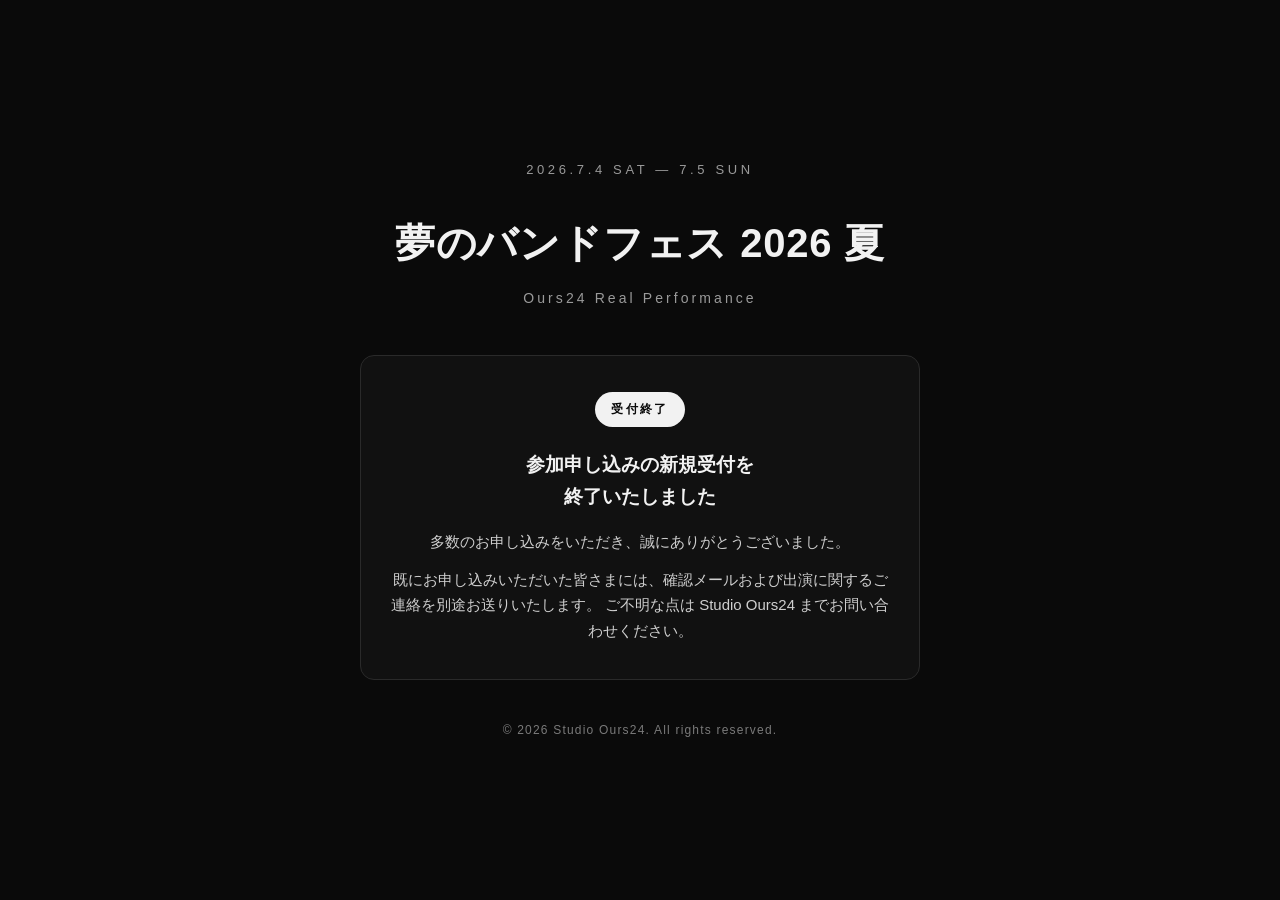
<file: index.html>
<!DOCTYPE html>
<html lang="ja">
<head>
<meta charset="UTF-8">
<meta name="viewport" content="width=device-width, initial-scale=1.0">
<title>夢のバンドフェス2026 Ours24 Real Performance｜受付終了のお知らせ</title>
<meta name="description" content="夢のバンドフェス2026 Ours24 Real Performance の参加申し込みは新規受付を終了いたしました。">
<style>
  * { margin:0; padding:0; box-sizing:border-box; }
  html,body { height:100%; }
  body{
    font-family:"Hiragino Sans","Noto Sans JP",-apple-system,BlinkMacSystemFont,sans-serif;
    background:#0a0a0a;
    color:#f2f2f2;
    min-height:100%;
    display:flex;
    align-items:center;
    justify-content:center;
    padding:32px 20px;
    line-height:1.7;
  }
  .wrap{ max-width:560px; width:100%; text-align:center; }
  .date{
    font-size:13px;
    letter-spacing:.28em;
    color:#9a9a9a;
    margin-bottom:28px;
  }
  h1{
    font-size:clamp(26px,7vw,40px);
    font-weight:800;
    letter-spacing:.02em;
    margin-bottom:10px;
  }
  .sub{
    font-size:14px;
    letter-spacing:.22em;
    color:#9a9a9a;
    margin-bottom:44px;
  }
  .panel{
    border:1px solid #2a2a2a;
    border-radius:14px;
    padding:36px 26px;
    background:#111;
  }
  .badge{
    display:inline-block;
    font-size:12px;
    letter-spacing:.2em;
    color:#0a0a0a;
    background:#f2f2f2;
    padding:7px 16px;
    border-radius:999px;
    margin-bottom:22px;
    font-weight:700;
  }
  .lead{
    font-size:19px;
    font-weight:700;
    margin-bottom:16px;
  }
  .body{
    font-size:15px;
    color:#cfcfcf;
  }
  .body + .body{ margin-top:12px; }
  .foot{
    margin-top:40px;
    font-size:12px;
    letter-spacing:.1em;
    color:#7a7a7a;
  }
</style>
</head>
<body>
  <main class="wrap">
    <p class="date">2026.7.4 SAT — 7.5 SUN</p>
    <h1>夢のバンドフェス 2026 夏</h1>
    <p class="sub">Ours24 Real Performance</p>

    <section class="panel">
      <span class="badge">受付終了</span>
      <p class="lead">参加申し込みの新規受付を<br>終了いたしました</p>
      <p class="body">
        多数のお申し込みをいただき、誠にありがとうございました。
      </p>
      <p class="body">
        既にお申し込みいただいた皆さまには、確認メールおよび出演に関するご連絡を別途お送りいたします。
        ご不明な点は Studio Ours24 までお問い合わせください。
      </p>
    </section>

    <p class="foot">© 2026 Studio Ours24. All rights reserved.</p>
  </main>
</body>
</html>
</file>
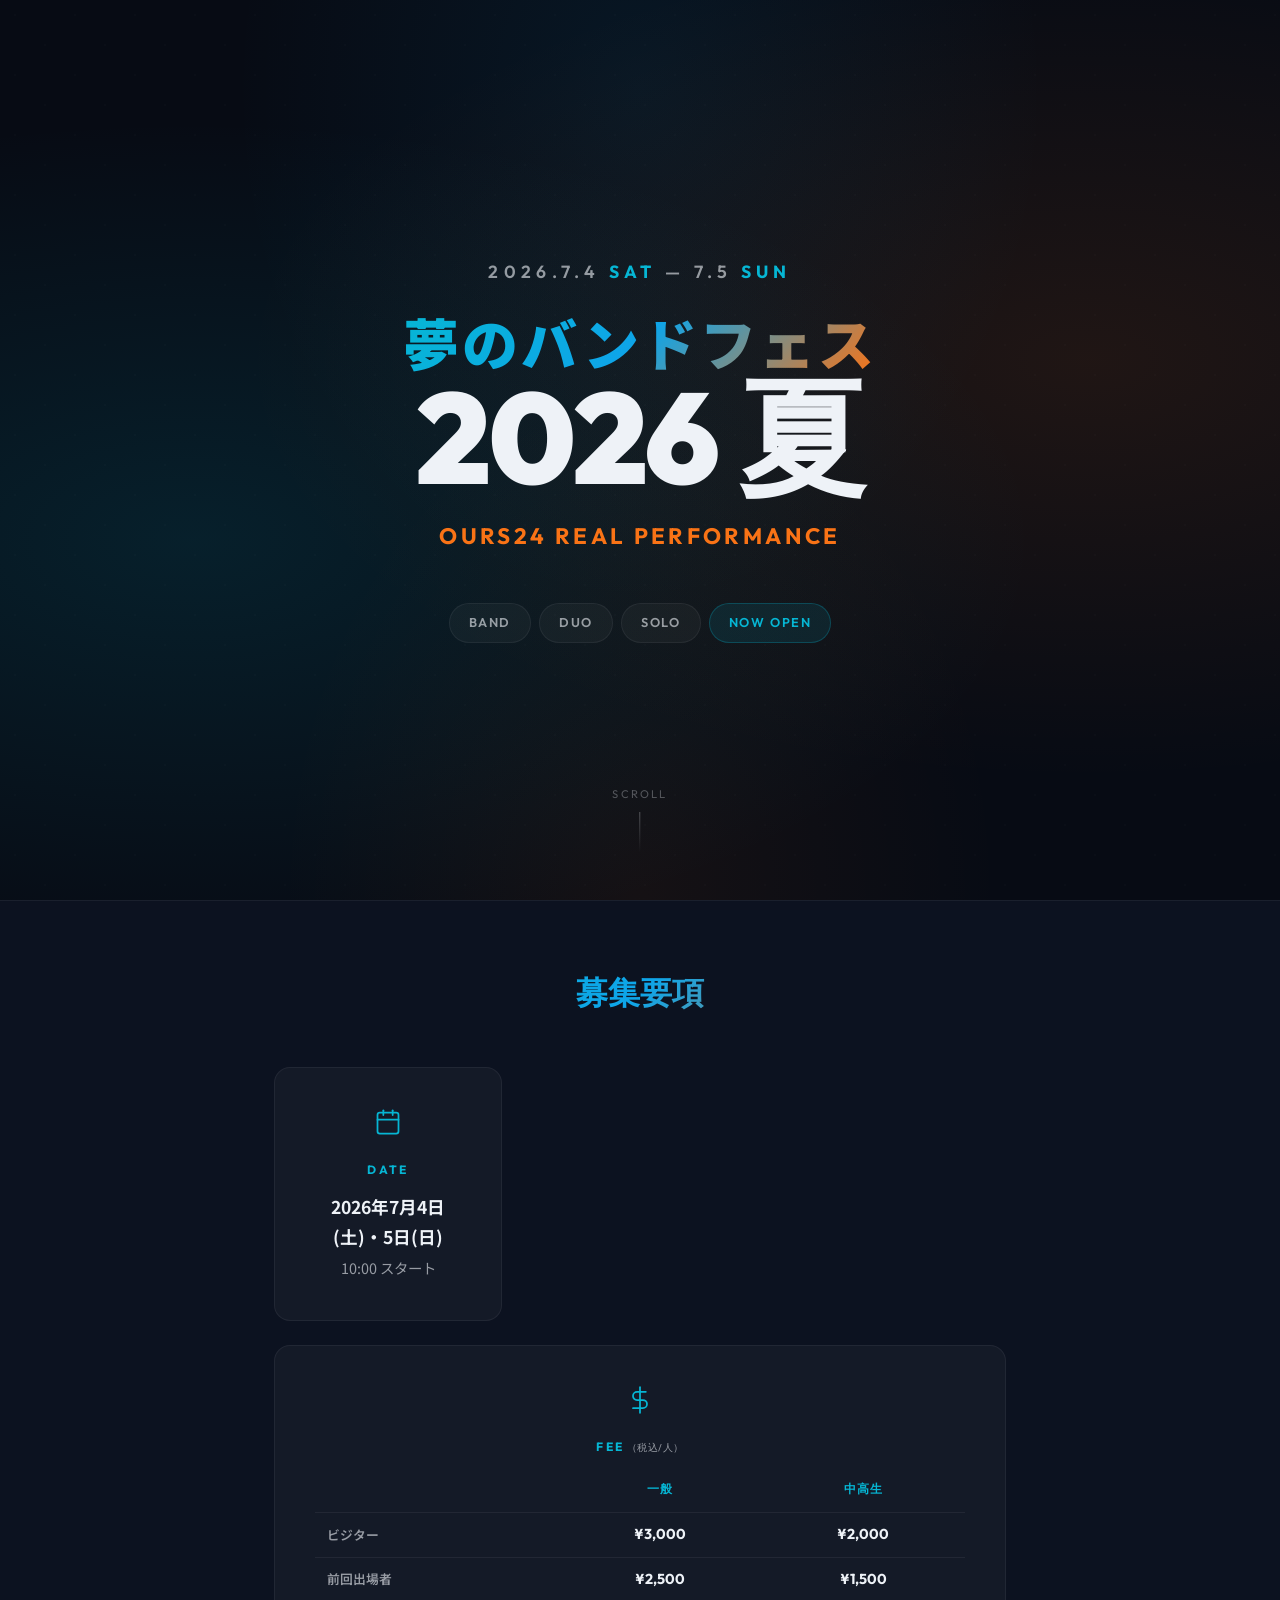
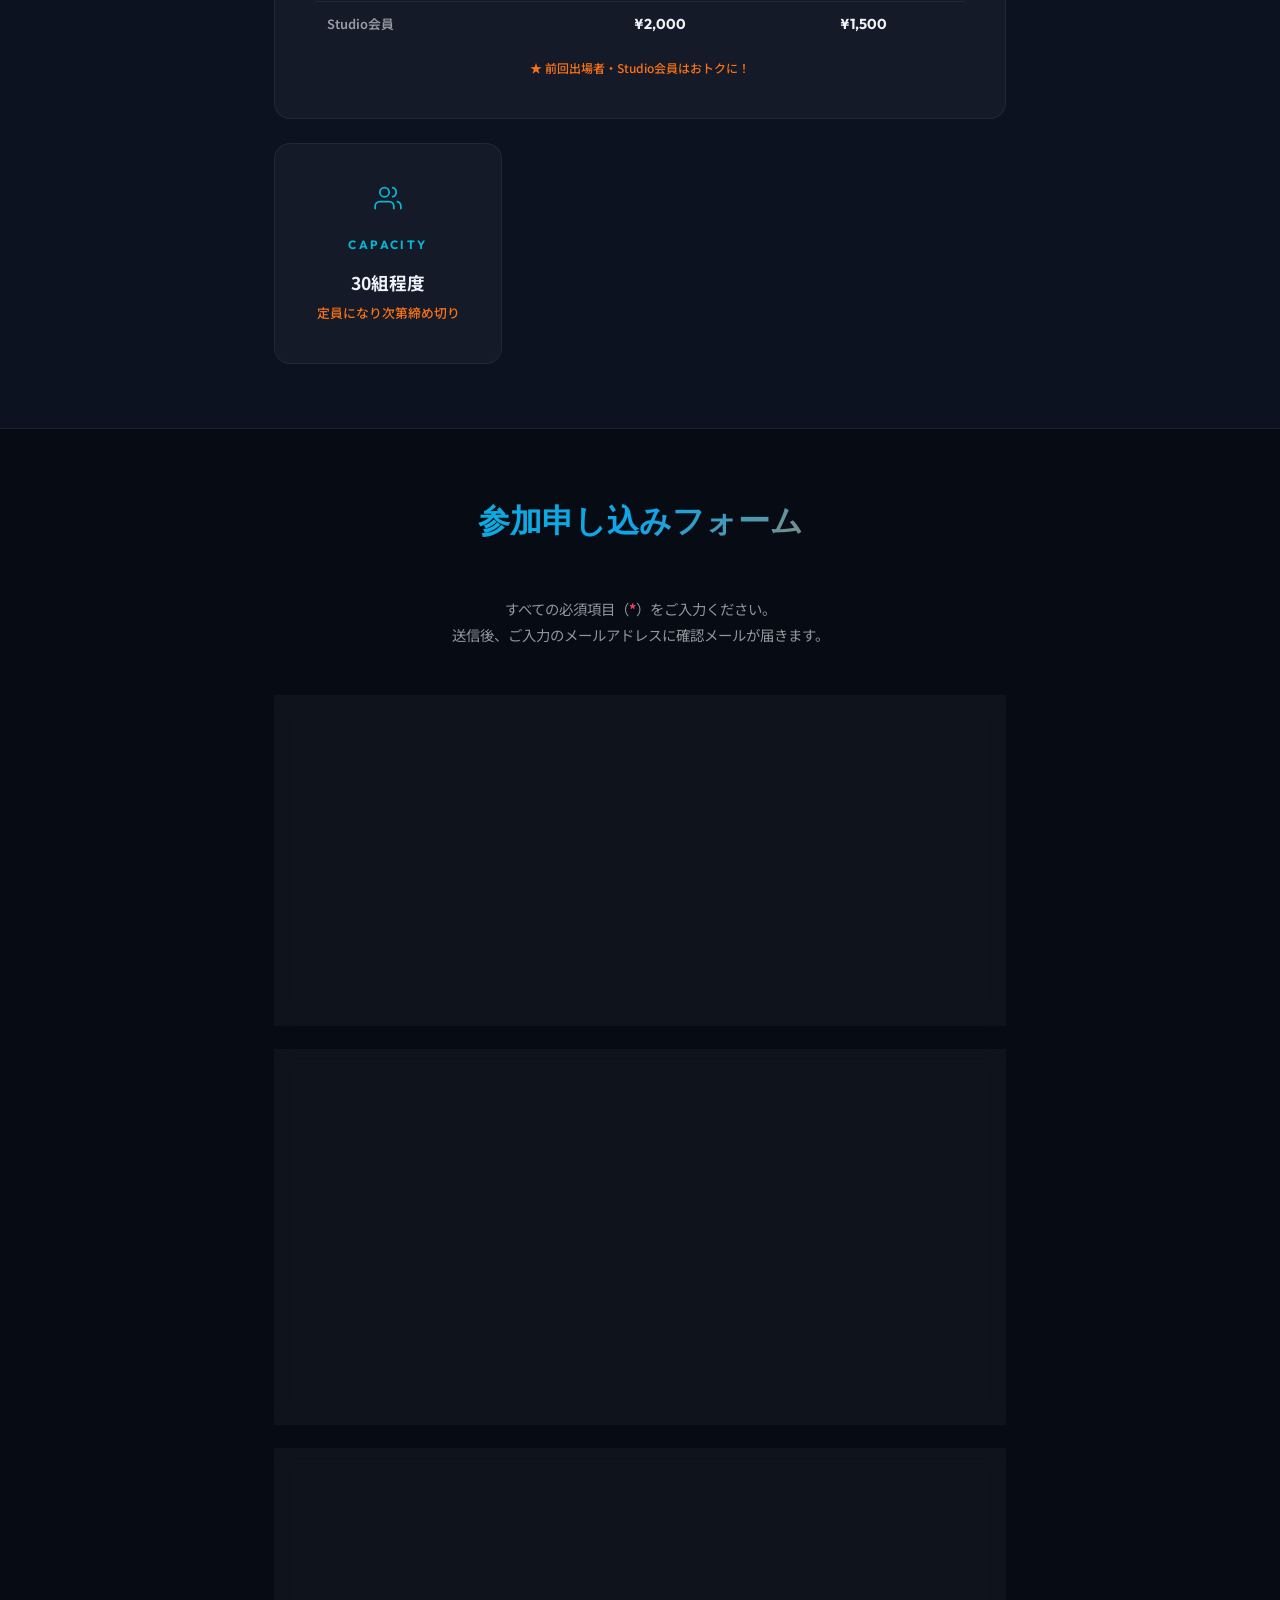
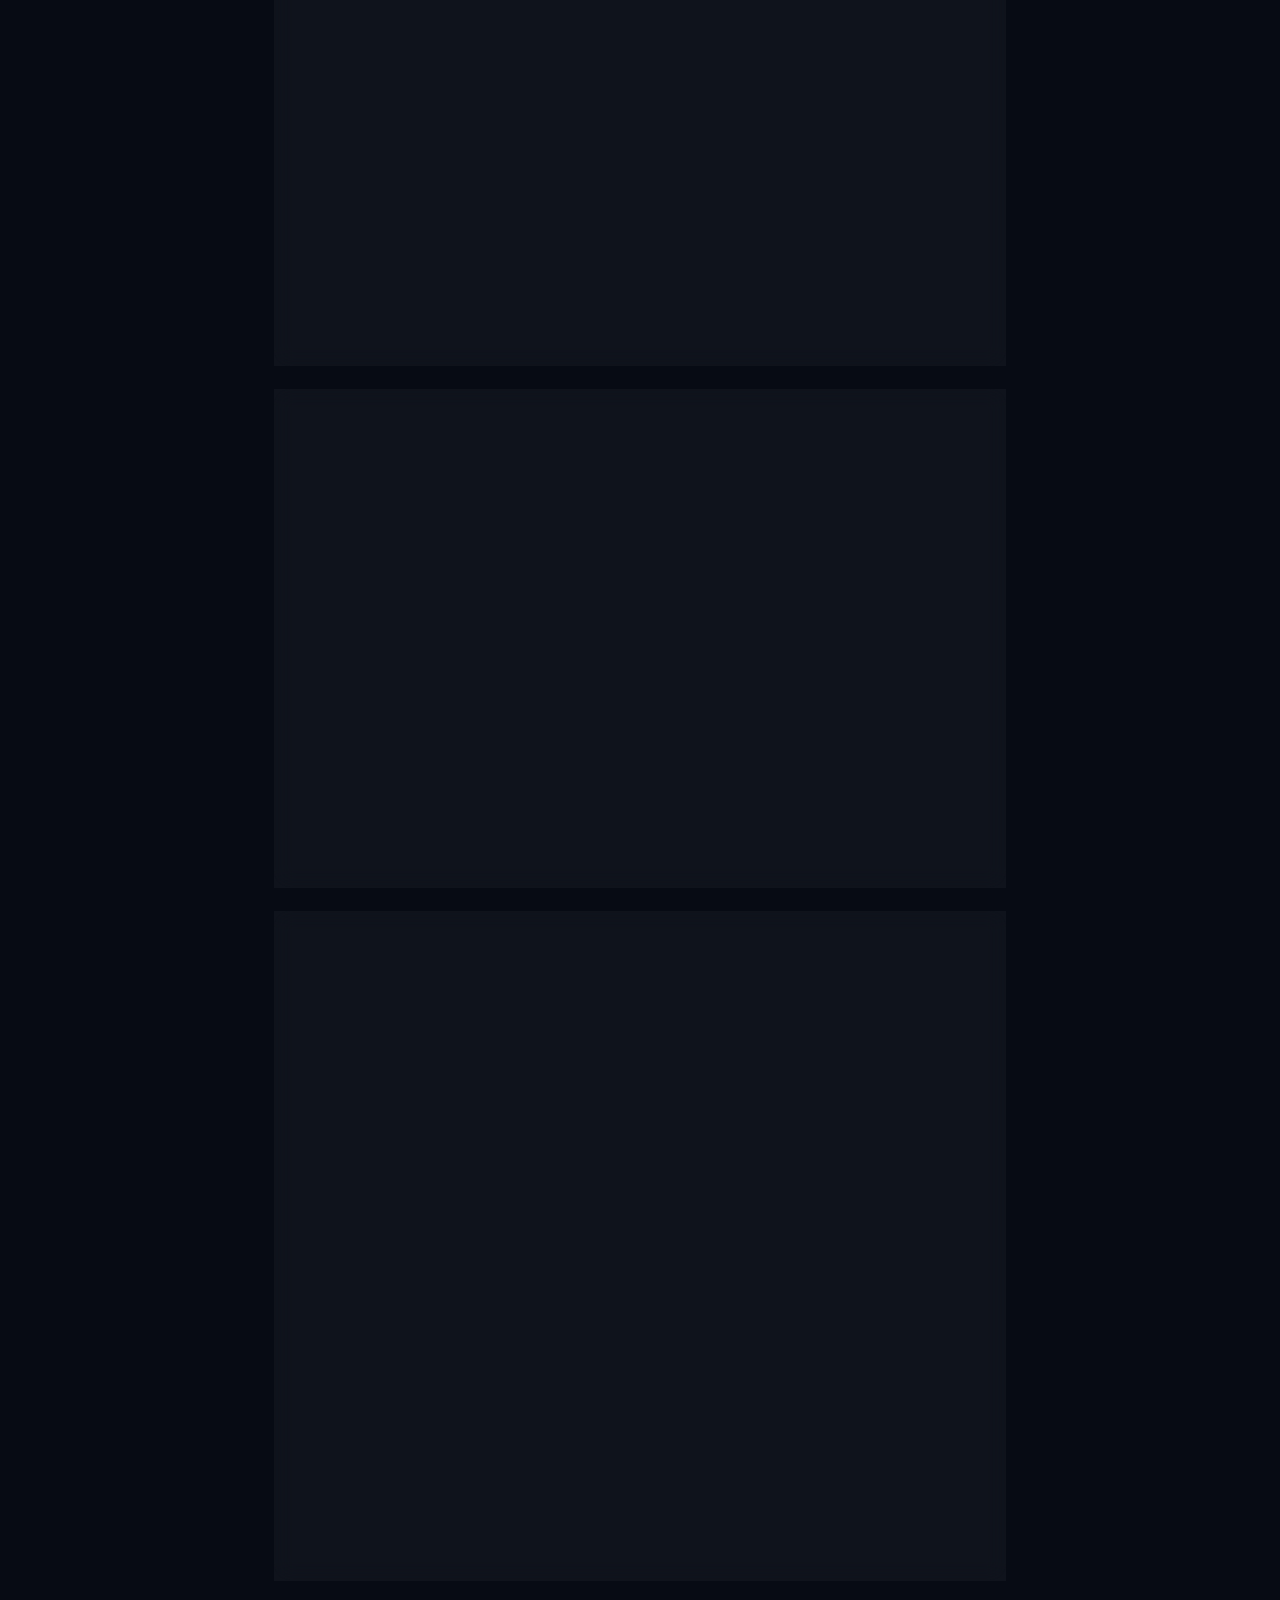
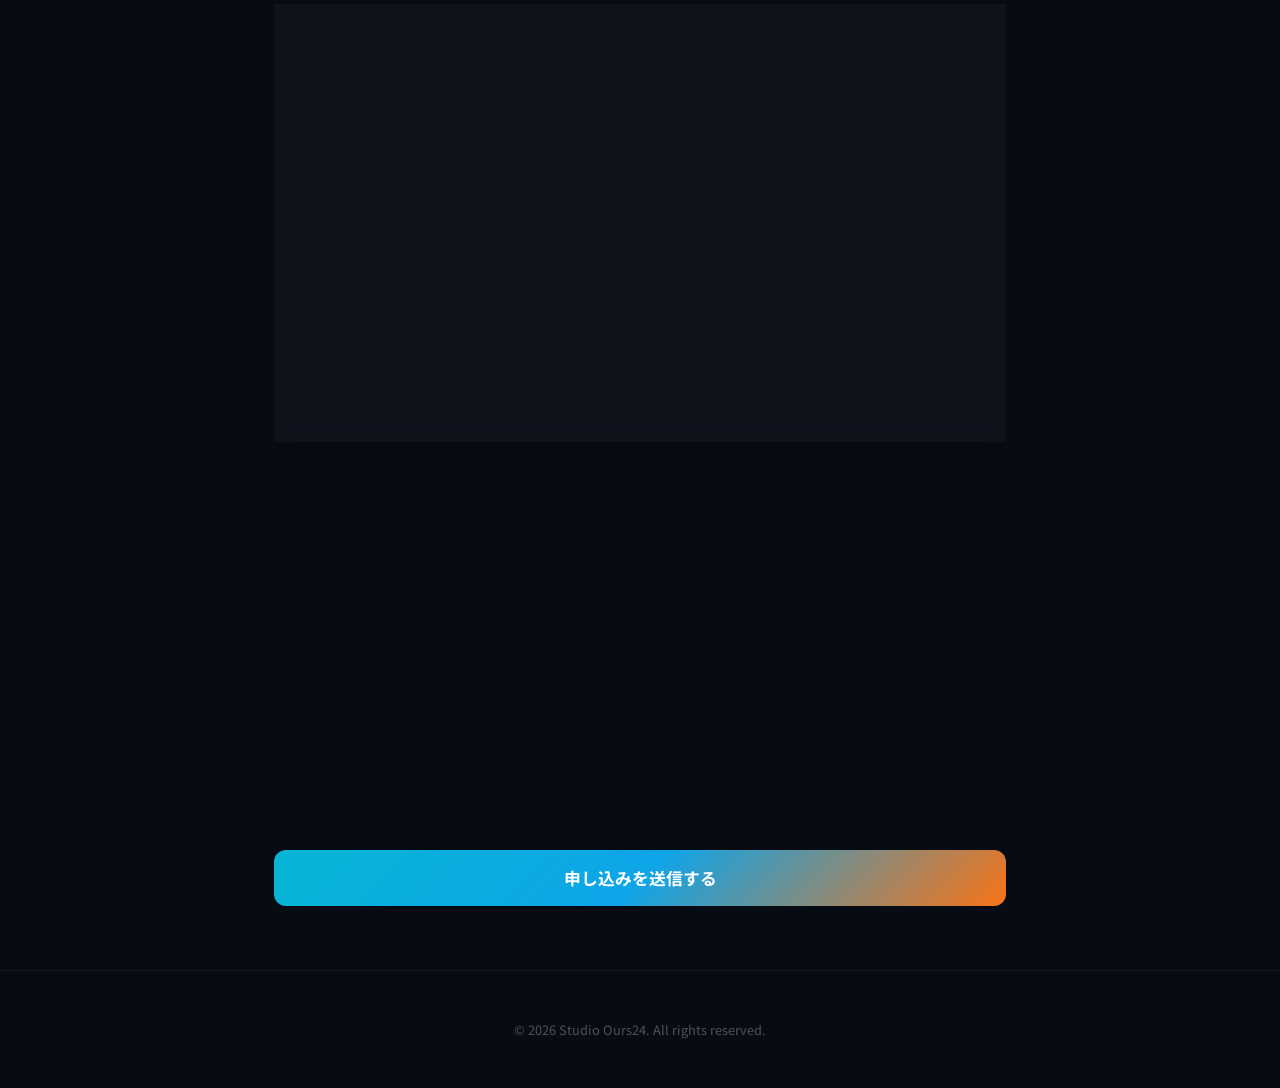
<file: archive_form_2026.html>
<!DOCTYPE html>
<html lang="ja">
<head>
    <meta charset="UTF-8">
    <meta name="viewport" content="width=device-width, initial-scale=1.0">
    <title>夢のバンドフェス2026 Ours24 Real Performance - 参加申し込み</title>
    <meta name="description" content="夢のバンドフェス2026 Ours24 Real Performance 参加申し込みフォーム。2026年7月4日(土)・5日(日)開催。バンド・デュオ・ソロ募集中。">
    <link rel="preconnect" href="https://fonts.googleapis.com">
    <link rel="preconnect" href="https://fonts.gstatic.com" crossorigin>
    <link href="https://fonts.googleapis.com/css2?family=Noto+Sans+JP:wght@400;500;700;900&family=Outfit:wght@600;700;800;900&display=swap" rel="stylesheet">
    <link rel="stylesheet" href="style.css">
</head>
<body>

    <!-- ===== HERO ===== -->
    <header class="hero" id="hero">
        <div class="hero-bg"></div>
        <div class="hero-content">
            <p class="hero-date">2026.7.4 <span class="hero-date-sep">SAT</span> — 7.5 <span class="hero-date-sep">SUN</span></p>
            <h1 class="hero-title">
                <span class="hero-title-jp">夢のバンドフェス</span>
                <span class="hero-title-year">2026 夏</span>
            </h1>
            <p class="hero-subtitle">Ours24 Real Performance</p>
            <div class="hero-badges">
                <span class="badge">BAND</span>
                <span class="badge">DUO</span>
                <span class="badge">SOLO</span>
                <span class="badge badge-accent">NOW OPEN</span>
            </div>
        </div>
        <div class="hero-scroll">
            <span>SCROLL</span>
            <div class="hero-scroll-line"></div>
        </div>
    </header>

    <!-- ===== EVENT INFO ===== -->
    <section class="event-info" id="event-info">
        <div class="container">
            <h2 class="section-title">募集要項</h2>
            <div class="info-grid">
                <div class="info-card">
                    <div class="info-card-icon"><svg width="28" height="28" viewBox="0 0 24 24" fill="none" stroke="currentColor" stroke-width="1.5" stroke-linecap="round" stroke-linejoin="round"><rect x="3" y="4" width="18" height="18" rx="2" ry="2"/><line x1="16" y1="2" x2="16" y2="6"/><line x1="8" y1="2" x2="8" y2="6"/><line x1="3" y1="10" x2="21" y2="10"/></svg></div>
                    <h3>DATE</h3>
                    <p class="info-main">2026年7月4日(土)・5日(日)</p>
                    <p class="info-sub">10:00 スタート</p>
                </div>
                <div class="info-card info-card--fee">
                    <div class="info-card-icon"><svg width="28" height="28" viewBox="0 0 24 24" fill="none" stroke="currentColor" stroke-width="1.5" stroke-linecap="round" stroke-linejoin="round"><line x1="12" y1="1" x2="12" y2="23"/><path d="M17 5H9.5a3.5 3.5 0 0 0 0 7h5a3.5 3.5 0 0 1 0 7H6"/></svg></div>
                    <h3>FEE<small class="fee-unit">（税込/人）</small></h3>
                    <table class="fee-matrix">
                        <thead>
                            <tr><th></th><th>一般</th><th>中高生</th></tr>
                        </thead>
                        <tbody>
                            <tr><td class="fee-row-label">ビジター</td><td>¥3,000</td><td>¥2,000</td></tr>
                            <tr><td class="fee-row-label">前回出場者</td><td>¥2,500</td><td>¥1,500</td></tr>
                            <tr><td class="fee-row-label">Studio会員</td><td>¥2,000</td><td>¥1,500</td></tr>
                        </tbody>
                    </table>
                    <p class="fee-note">★ 前回出場者・Studio会員はおトクに！</p>
                </div>
                <div class="info-card">
                    <div class="info-card-icon"><svg width="28" height="28" viewBox="0 0 24 24" fill="none" stroke="currentColor" stroke-width="1.5" stroke-linecap="round" stroke-linejoin="round"><path d="M17 21v-2a4 4 0 0 0-4-4H5a4 4 0 0 0-4 4v2"/><circle cx="9" cy="7" r="4"/><path d="M23 21v-2a4 4 0 0 0-3-3.87"/><path d="M16 3.13a4 4 0 0 1 0 7.75"/></svg></div>
                    <h3>CAPACITY</h3>
                    <p class="info-main">30組程度</p>
                    <p class="info-sub note">定員になり次第締め切り</p>
                </div>
            </div>
        </div>
    </section>

    <!-- ===== APPLICATION FORM ===== -->
    <section class="form-section" id="application">
        <div class="container">
            <h2 class="section-title">参加申し込みフォーム</h2>
            <p class="form-note">すべての必須項目（<span class="required-mark">*</span>）をご入力ください。<br>送信後、ご入力のメールアドレスに確認メールが届きます。</p>

            <form id="applicationForm" novalidate>

                <!-- Section 1: Performance Type -->
                <div class="form-card">
                    <div class="form-card-header">
                        <span class="form-card-number">01</span>
                        <h3>出演形態</h3>
                    </div>
                    <div class="form-group">
                        <label class="form-label">出演形態を選択してください <span class="required-mark">*</span></label>
                        <div class="radio-group radio-group--large" id="performanceType">
                            <label class="radio-card" for="type-band">
                                <input type="radio" id="type-band" name="performanceType" value="バンド" required>
                                <span class="radio-card-icon"><svg width="32" height="32" viewBox="0 0 24 24" fill="none" stroke="currentColor" stroke-width="1.5" stroke-linecap="round" stroke-linejoin="round"><path d="M17 21v-2a4 4 0 0 0-4-4H5a4 4 0 0 0-4 4v2"/><circle cx="9" cy="7" r="4"/><path d="M23 21v-2a4 4 0 0 0-3-3.87"/><path d="M16 3.13a4 4 0 0 1 0 7.75"/></svg></span>
                                <span class="radio-card-label">BAND</span>
                            </label>
                            <label class="radio-card" for="type-duo">
                                <input type="radio" id="type-duo" name="performanceType" value="デュオ">
                                <span class="radio-card-icon"><svg width="32" height="32" viewBox="0 0 24 24" fill="none" stroke="currentColor" stroke-width="1.5" stroke-linecap="round" stroke-linejoin="round"><path d="M16 21v-2a4 4 0 0 0-4-4H6a4 4 0 0 0-4 4v2"/><circle cx="9" cy="7" r="4"/><circle cx="19" cy="7" r="4"/><path d="M22 21v-2a4 4 0 0 0-4-4h-1"/></svg></span>
                                <span class="radio-card-label">DUO</span>
                            </label>
                            <label class="radio-card" for="type-solo">
                                <input type="radio" id="type-solo" name="performanceType" value="ソロ">
                                <span class="radio-card-icon"><svg width="32" height="32" viewBox="0 0 24 24" fill="none" stroke="currentColor" stroke-width="1.5" stroke-linecap="round" stroke-linejoin="round"><path d="M20 21v-2a4 4 0 0 0-4-4H8a4 4 0 0 0-4 4v2"/><circle cx="12" cy="7" r="4"/></svg></span>
                                <span class="radio-card-label">SOLO</span>
                            </label>
                        </div>
                        <p class="error-message" id="error-performanceType"></p>
                    </div>
                </div>

                <!-- Section 2: Group Info -->
                <div class="form-card" id="section-group">
                    <div class="form-card-header">
                        <span class="form-card-number">02</span>
                        <h3>グループ情報</h3>
                    </div>
                    <div class="form-group">
                        <label class="form-label" for="groupName" id="label-groupName">バンド名 <span class="required-mark">*</span></label>
                        <input type="text" id="groupName" name="groupName" class="form-input" placeholder="例: The Rockers" required>
                        <p class="error-message" id="error-groupName"></p>
                    </div>
                    <div class="form-group" id="group-memberCount">
                        <label class="form-label" for="memberCount">人数 <span class="required-mark">*</span></label>
                        <input type="number" id="memberCount" name="memberCount" class="form-input form-input--short" min="2" max="20" placeholder="例: 5" required>
                        <p class="error-message" id="error-memberCount"></p>
                    </div>
                </div>

                <!-- Section 3: Representative Info -->
                <div class="form-card">
                    <div class="form-card-header">
                        <span class="form-card-number">03</span>
                        <h3>代表者情報</h3>
                    </div>
                    <div class="form-group">
                        <label class="form-label" for="representativeName">代表者氏名 <span class="required-mark">*</span></label>
                        <input type="text" id="representativeName" name="representativeName" class="form-input" placeholder="例: 山田 太郎" required>
                        <p class="error-message" id="error-representativeName"></p>
                    </div>
                    <div class="form-group">
                        <label class="form-label" for="email">代表者メールアドレス <span class="required-mark">*</span></label>
                        <input type="email" id="email" name="email" class="form-input" placeholder="例: example@email.com" required>
                        <p class="form-hint">※ 確認メールをお送りします。有効なメールアドレスをご入力ください。</p>
                        <p class="error-message" id="error-email"></p>
                    </div>
                    <div class="form-group">
                        <label class="form-label" for="phone">代表者電話番号 <span class="required-mark">*</span></label>
                        <input type="tel" id="phone" name="phone" class="form-input" placeholder="例: 090-1234-5678" required>
                        <p class="error-message" id="error-phone"></p>
                    </div>
                </div>

                <!-- Section 4: Registration Details -->
                <div class="form-card">
                    <div class="form-card-header">
                        <span class="form-card-number">04</span>
                        <h3>参加情報</h3>
                    </div>

                    <!-- Previous participation -->
                    <div class="form-group">
                        <label class="form-label">前回の夢のバンドフェスに出場しましたか？ <span class="required-mark">*</span></label>
                        <div class="radio-group" id="previousParticipation">
                            <label class="radio-pill" for="prev-yes">
                                <input type="radio" id="prev-yes" name="previousParticipation" value="有" required>
                                <span>はい（前回出場者）</span>
                            </label>
                            <label class="radio-pill" for="prev-no">
                                <input type="radio" id="prev-no" name="previousParticipation" value="無">
                                <span>いいえ</span>
                            </label>
                        </div>
                        <p class="form-hint form-hint--discount" id="hint-previousDiscount" style="display:none;">前回出場者割引が適用されます</p>
                        <p class="error-message" id="error-previousParticipation"></p>
                    </div>

                    <!-- Age category -->
                    <div class="form-group">
                        <label class="form-label">年齢区分 <span class="required-mark">*</span></label>
                        <div class="radio-group" id="ageCategory">
                            <label class="radio-pill" for="age-general">
                                <input type="radio" id="age-general" name="ageCategory" value="一般" required>
                                <span>一般（¥3,000/人）</span>
                            </label>
                            <label class="radio-pill" for="age-student">
                                <input type="radio" id="age-student" name="ageCategory" value="中高生">
                                <span>中高生（¥2,000/人）</span>
                            </label>
                        </div>
                        <p class="error-message" id="error-ageCategory"></p>
                    </div>

                    <!-- Studio Ours24 usage -->
                    <div class="form-group">
                        <label class="form-label">Studio Ours24 ご利用者様の有無 <span class="required-mark">*</span></label>
                        <div class="radio-group" id="studioUsage">
                            <label class="radio-pill" for="studio-yes">
                                <input type="radio" id="studio-yes" name="studioUsage" value="有" required>
                                <span>有</span>
                            </label>
                            <label class="radio-pill" for="studio-no">
                                <input type="radio" id="studio-no" name="studioUsage" value="無">
                                <span>無</span>
                            </label>
                        </div>
                        <p class="error-message" id="error-studioUsage"></p>
                    </div>

                    <!-- Studio Ours24 user names (conditional) -->
                    <div class="form-group conditional-group" id="group-studioUsers" style="display:none;">
                        <label class="form-label">スタジオ利用者の人数 <span class="required-mark">*</span></label>
                        <input type="number" id="studioUserCount" class="form-input" min="1" max="20" placeholder="スタジオを利用しているメンバーの人数">
                        <p class="form-hint">スタジオ利用者は ¥2,000/人 で計算されます</p>
                        <p class="error-message" id="error-studioUserCount"></p>

                        <label class="form-label" style="margin-top: 1.5rem;">Studio Ours24 ご利用者様のお名前</label>
                        <div id="studioUsersList">
                            <div class="studio-user-row">
                                <input type="text" name="studioUsers[]" class="form-input" placeholder="ご利用者様のお名前">
                            </div>
                        </div>
                        <button type="button" class="btn-add" id="addStudioUser">
                            <span class="btn-add-icon">＋</span> 利用者を追加
                        </button>
                    </div>
                </div>

                <!-- Section 5: Performance Preferences -->
                <div class="form-card">
                    <div class="form-card-header">
                        <span class="form-card-number">05</span>
                        <h3>出演希望</h3>
                    </div>

                    <!-- Performance duration -->
                    <div class="form-group">
                        <label class="form-label">希望出演時間 <span class="required-mark">*</span></label>
                        <p class="form-hint">曲数によってお選びください（どちらを選んでも料金は同じです）</p>
                        <div class="radio-group" id="performanceDuration">
                            <!-- Options are dynamically set by JS based on performanceType -->
                        </div>
                        <p class="error-message" id="error-performanceDuration"></p>
                    </div>

                    <!-- Preferred date - 1st choice -->
                    <div class="form-group">
                        <label class="form-label">希望出演日（第1希望） <span class="required-mark">*</span></label>
                        <div class="radio-group" id="preferredDate1">
                            <label class="radio-pill" for="date1-jul4">
                                <input type="radio" id="date1-jul4" name="preferredDate1" value="7月4日(土)" required>
                                <span>7月4日（土）</span>
                            </label>
                            <label class="radio-pill" for="date1-jul5">
                                <input type="radio" id="date1-jul5" name="preferredDate1" value="7月5日(日)">
                                <span>7月5日（日）</span>
                            </label>
                            <label class="radio-pill" for="date1-either">
                                <input type="radio" id="date1-either" name="preferredDate1" value="どちらでも可">
                                <span>どちらでも可</span>
                            </label>
                        </div>
                        <p class="error-message" id="error-preferredDate1"></p>
                    </div>

                    <!-- Preferred date - 2nd choice -->
                    <div class="form-group">
                        <label class="form-label">希望出演日（第2希望）</label>
                        <div class="radio-group" id="preferredDate2">
                            <label class="radio-pill" for="date2-jul4">
                                <input type="radio" id="date2-jul4" name="preferredDate2" value="7月4日(土)">
                                <span>7月4日（土）</span>
                            </label>
                            <label class="radio-pill" for="date2-jul5">
                                <input type="radio" id="date2-jul5" name="preferredDate2" value="7月5日(日)">
                                <span>7月5日（日）</span>
                            </label>
                            <label class="radio-pill" for="date2-either">
                                <input type="radio" id="date2-either" name="preferredDate2" value="どちらでも可">
                                <span>どちらでも可</span>
                            </label>
                        </div>
                    </div>

                    <!-- Preferred time slot - 1st -->
                    <div class="form-group">
                        <label class="form-label">希望出演時間帯（第1希望） <span class="required-mark">*</span></label>
                        <div class="radio-group" id="preferredTimeSlot1">
                            <label class="radio-pill" for="slot1-morning">
                                <input type="radio" id="slot1-morning" name="preferredTimeSlot1" value="午前中" required>
                                <span>午前中</span>
                            </label>
                            <label class="radio-pill" for="slot1-afternoon">
                                <input type="radio" id="slot1-afternoon" name="preferredTimeSlot1" value="昼〜夕方">
                                <span>昼〜夕方</span>
                            </label>
                            <label class="radio-pill" for="slot1-evening">
                                <input type="radio" id="slot1-evening" name="preferredTimeSlot1" value="夕方〜夜">
                                <span>夕方〜夜</span>
                            </label>
                        </div>
                        <p class="error-message" id="error-preferredTimeSlot1"></p>
                    </div>

                    <!-- Preferred time slot - 2nd -->
                    <div class="form-group">
                        <label class="form-label">希望出演時間帯（第2希望）</label>
                        <div class="radio-group" id="preferredTimeSlot2">
                            <label class="radio-pill" for="slot2-morning">
                                <input type="radio" id="slot2-morning" name="preferredTimeSlot2" value="午前中">
                                <span>午前中</span>
                            </label>
                            <label class="radio-pill" for="slot2-afternoon">
                                <input type="radio" id="slot2-afternoon" name="preferredTimeSlot2" value="昼〜夕方">
                                <span>昼〜夕方</span>
                            </label>
                            <label class="radio-pill" for="slot2-evening">
                                <input type="radio" id="slot2-evening" name="preferredTimeSlot2" value="夕方〜夜">
                                <span>夕方〜夜</span>
                            </label>
                        </div>
                    </div>
                </div>

                <!-- Section 6: Other -->
                <div class="form-card">
                    <div class="form-card-header">
                        <span class="form-card-number">06</span>
                        <h3>その他</h3>
                    </div>

                    <!-- Cancel notification -->
                    <div class="form-group">
                        <label class="form-label">出演が決まらなかった場合、キャンセル通知を希望しますか？ <span class="required-mark">*</span></label>
                        <div class="radio-group" id="cancelNotification">
                            <label class="radio-pill" for="cancel-yes">
                                <input type="radio" id="cancel-yes" name="cancelNotification" value="希望する" required>
                                <span>希望する</span>
                            </label>
                            <label class="radio-pill" for="cancel-no">
                                <input type="radio" id="cancel-no" name="cancelNotification" value="希望しない">
                                <span>希望しない</span>
                            </label>
                        </div>
                        <p class="error-message" id="error-cancelNotification"></p>
                    </div>

                    <!-- Remarks -->
                    <div class="form-group">
                        <label class="form-label" for="remarks">備考</label>
                        <textarea id="remarks" name="remarks" class="form-input form-textarea" rows="4" placeholder="機材の持ち込み希望、その他ご要望があればご記入ください"></textarea>
                    </div>
                </div>

                <!-- Section 7: Price Summary -->
                <div class="form-card form-card--price" id="section-price">
                    <div class="form-card-header">
                        <span class="form-card-number">¥</span>
                        <h3>参加費（税込）</h3>
                    </div>
                    <div class="price-display">
                        <div class="price-breakdown" id="priceBreakdown">
                            <p class="price-line" id="priceLine">出演形態を選択してください</p>
                        </div>
                        <div class="price-total">
                            <span class="price-total-label">合計</span>
                            <span class="price-total-amount" id="priceTotal">—</span>
                        </div>
                    </div>
                </div>

                <!-- Submit -->
                <button type="submit" class="btn-submit" id="submitBtn">
                    <span class="btn-submit-text">申し込みを送信する</span>
                    <span class="btn-submit-loading" style="display:none;">
                        <span class="spinner"></span>送信中...
                    </span>
                </button>
            </form>
        </div>
    </section>

    <!-- ===== COMPLETION OVERLAY ===== -->
    <div class="overlay" id="completionOverlay" style="display:none;">
        <div class="overlay-content">
            <div class="overlay-icon"><svg width="48" height="48" viewBox="0 0 24 24" fill="none" stroke="currentColor" stroke-width="1.5" stroke-linecap="round" stroke-linejoin="round"><path d="M4 4h16c1.1 0 2 .9 2 2v12c0 1.1-.9 2-2 2H4c-1.1 0-2-.9-2-2V6c0-1.1.9-2 2-2z"/><polyline points="22,6 12,13 2,6"/></svg></div>
            <h2>確認メールを送信しました</h2>
            <p class="overlay-email" id="completionEmail"></p>
            <p>上記のメールアドレスに確認メールをお送りしました。</p>
            <p>メール内のリンクをクリックして、お申し込みを確定してください。</p>
            <div class="overlay-notice">
                <p>確認リンクの有効期限は <strong>48時間</strong> です。</p>
                <p>メールが届かない場合は、迷惑メールフォルダをご確認ください。</p>
            </div>
            <p class="overlay-receipt">受付番号: <strong id="completionReceipt"></strong></p>
        </div>
    </div>

    <!-- ===== FOOTER ===== -->
    <footer class="footer">
        <div class="container">
            <p>&copy; 2026 Studio Ours24. All rights reserved.</p>
        </div>
    </footer>

    <script src="script.js"></script>
</body>
</html>
</file>
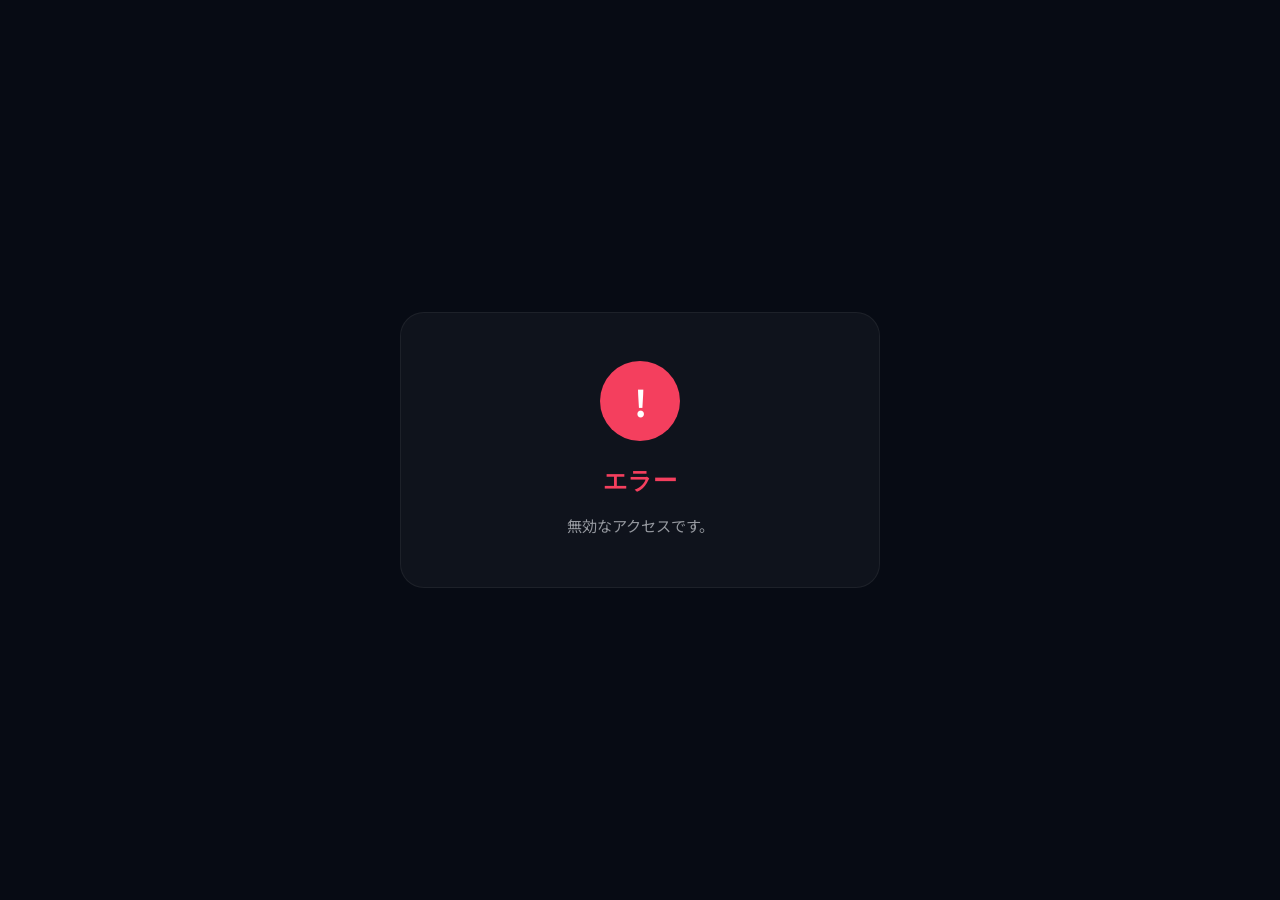
<file: confirm.html>
<!DOCTYPE html>
<html lang="ja">
<head>
    <meta charset="UTF-8">
    <meta name="viewport" content="width=device-width, initial-scale=1.0">
    <title>お申し込み確認 - 夢のバンドフェス2026</title>
    <link href="https://fonts.googleapis.com/css2?family=Noto+Sans+JP:wght@400;700&family=Outfit:wght@700&display=swap" rel="stylesheet">
    <style>
        * { margin: 0; padding: 0; box-sizing: border-box; }
        body {
            min-height: 100vh;
            display: flex;
            align-items: center;
            justify-content: center;
            background: #070b14;
            color: #eef2f7;
            font-family: 'Noto Sans JP', sans-serif;
            padding: 1.5rem;
        }
        .card {
            max-width: 480px;
            width: 100%;
            background: rgba(255,255,255,0.035);
            border: 1px solid rgba(255,255,255,0.06);
            border-radius: 24px;
            padding: 3rem 2rem;
            text-align: center;
            animation: scaleIn 0.4s ease;
        }
        .icon {
            width: 80px; height: 80px;
            margin: 0 auto 1.5rem;
            border-radius: 50%;
            display: flex; align-items: center; justify-content: center;
            font-size: 36px; font-weight: 700; color: white;
        }
        .icon--success { background: #10b981; }
        .icon--already { background: #06b6d4; }
        .icon--error { background: #f43f5e; }
        h1 {
            font-family: 'Outfit', sans-serif;
            font-size: 1.5rem;
            margin-bottom: 1rem;
        }
        .title--success { color: #10b981; }
        .title--already { color: #06b6d4; }
        .title--error { color: #f43f5e; }
        p { color: rgba(238,242,247,0.6); line-height: 1.7; font-size: 0.95rem; }
        .receipt {
            margin-top: 1.5rem;
            font-size: 1.1rem;
            font-weight: 700;
            font-family: 'Courier New', monospace;
            letter-spacing: 0.1em;
            color: #eef2f7;
        }
        .footer-msg {
            margin-top: 2rem;
            font-size: 0.85rem;
            color: rgba(238,242,247,0.4);
        }
        .loading { display: flex; flex-direction: column; align-items: center; gap: 1rem; }
        .spinner {
            width: 40px; height: 40px;
            border: 3px solid rgba(255,255,255,0.1);
            border-top-color: #06b6d4;
            border-radius: 50%;
            animation: spin 0.8s linear infinite;
        }
        @keyframes spin { to { transform: rotate(360deg); } }
        @keyframes scaleIn { from { opacity: 0; transform: scale(0.95); } to { opacity: 1; transform: scale(1); } }
    </style>
</head>
<body>
    <div class="card" id="card">
        <div class="loading" id="loadingState">
            <div class="spinner"></div>
            <p>確認処理中...</p>
        </div>
    </div>

    <script>
        const GAS_URL = 'https://script.google.com/macros/s/AKfycbySXR6ThrZVRaBEBClEXRF7SXIwOlahXql8AsMD4lOvs736n6xWdZFhPIvBDitlHKQZ/exec';

        const params = new URLSearchParams(window.location.search);
        const token = params.get('token');

        document.addEventListener('DOMContentLoaded', () => {
            if (!token) {
                showResult('error', '無効なアクセスです。', null);
                return;
            }
            verifyToken(token);
        });

        async function verifyToken(token) {
            try {
                const response = await fetch(`${GAS_URL}?token=${encodeURIComponent(token)}`);
                const data = await response.json();
                showResult(data.status, data.message, data.receipt);
            } catch (error) {
                console.error('Verification error:', error);
                showResult('error', '確認処理中にエラーが発生しました。もう一度お試しください。', null);
            }
        }

        function showResult(status, message, receipt) {
            const card = document.getElementById('card');
            const configs = {
                success: { icon: '✓', title: 'お申し込み確定', cls: 'success' },
                already: { icon: '✓', title: '確認済み', cls: 'already' },
                error:   { icon: '!', title: 'エラー', cls: 'error' }
            };
            const cfg = configs[status] || configs.error;

            card.innerHTML = `
                <div class="icon icon--${cfg.cls}">${cfg.icon}</div>
                <h1 class="title--${cfg.cls}">${cfg.title}</h1>
                <p>${message || ''}</p>
                ${receipt ? `<p class="receipt">受付番号: ${receipt}</p>` : ''}
                ${status === 'success' ? '<p class="footer-msg">当日お会いできることを楽しみにしています！</p>' : ''}
            `;
        }
    </script>
</body>
</html>
</file>
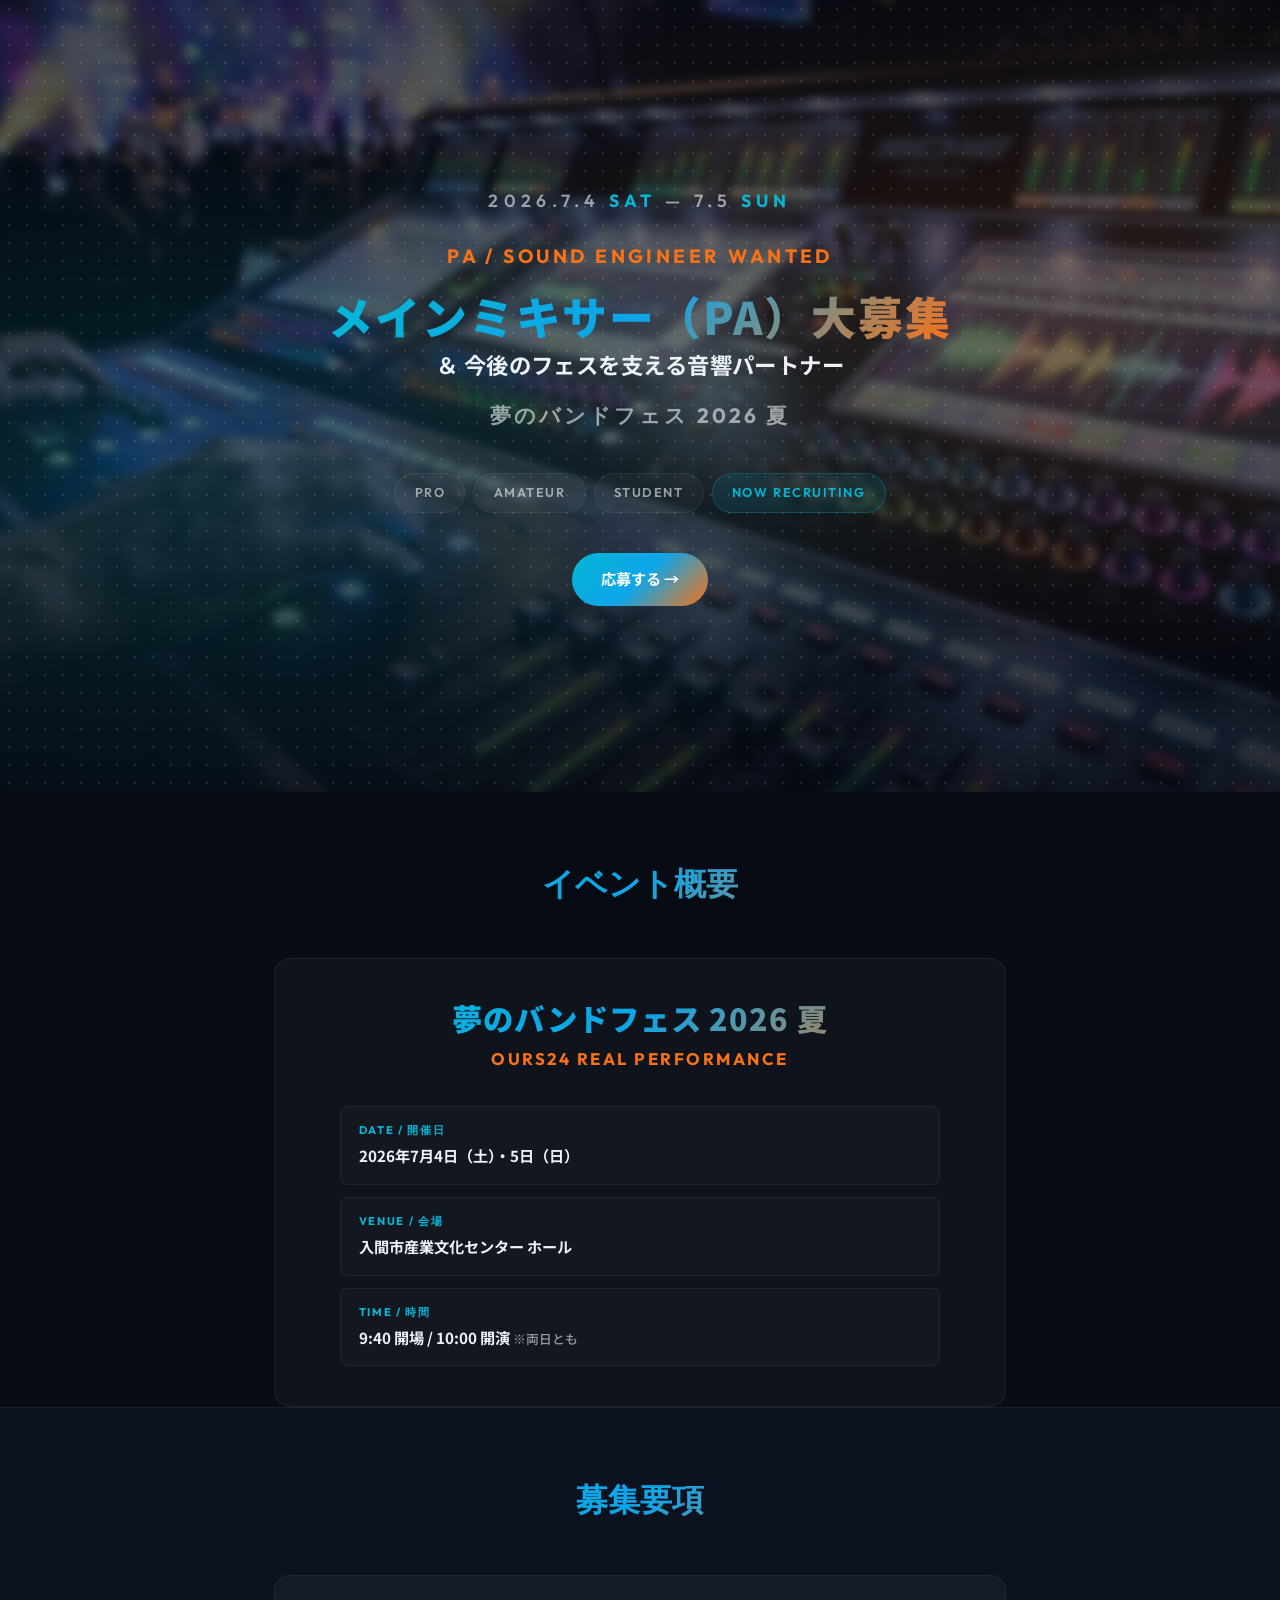
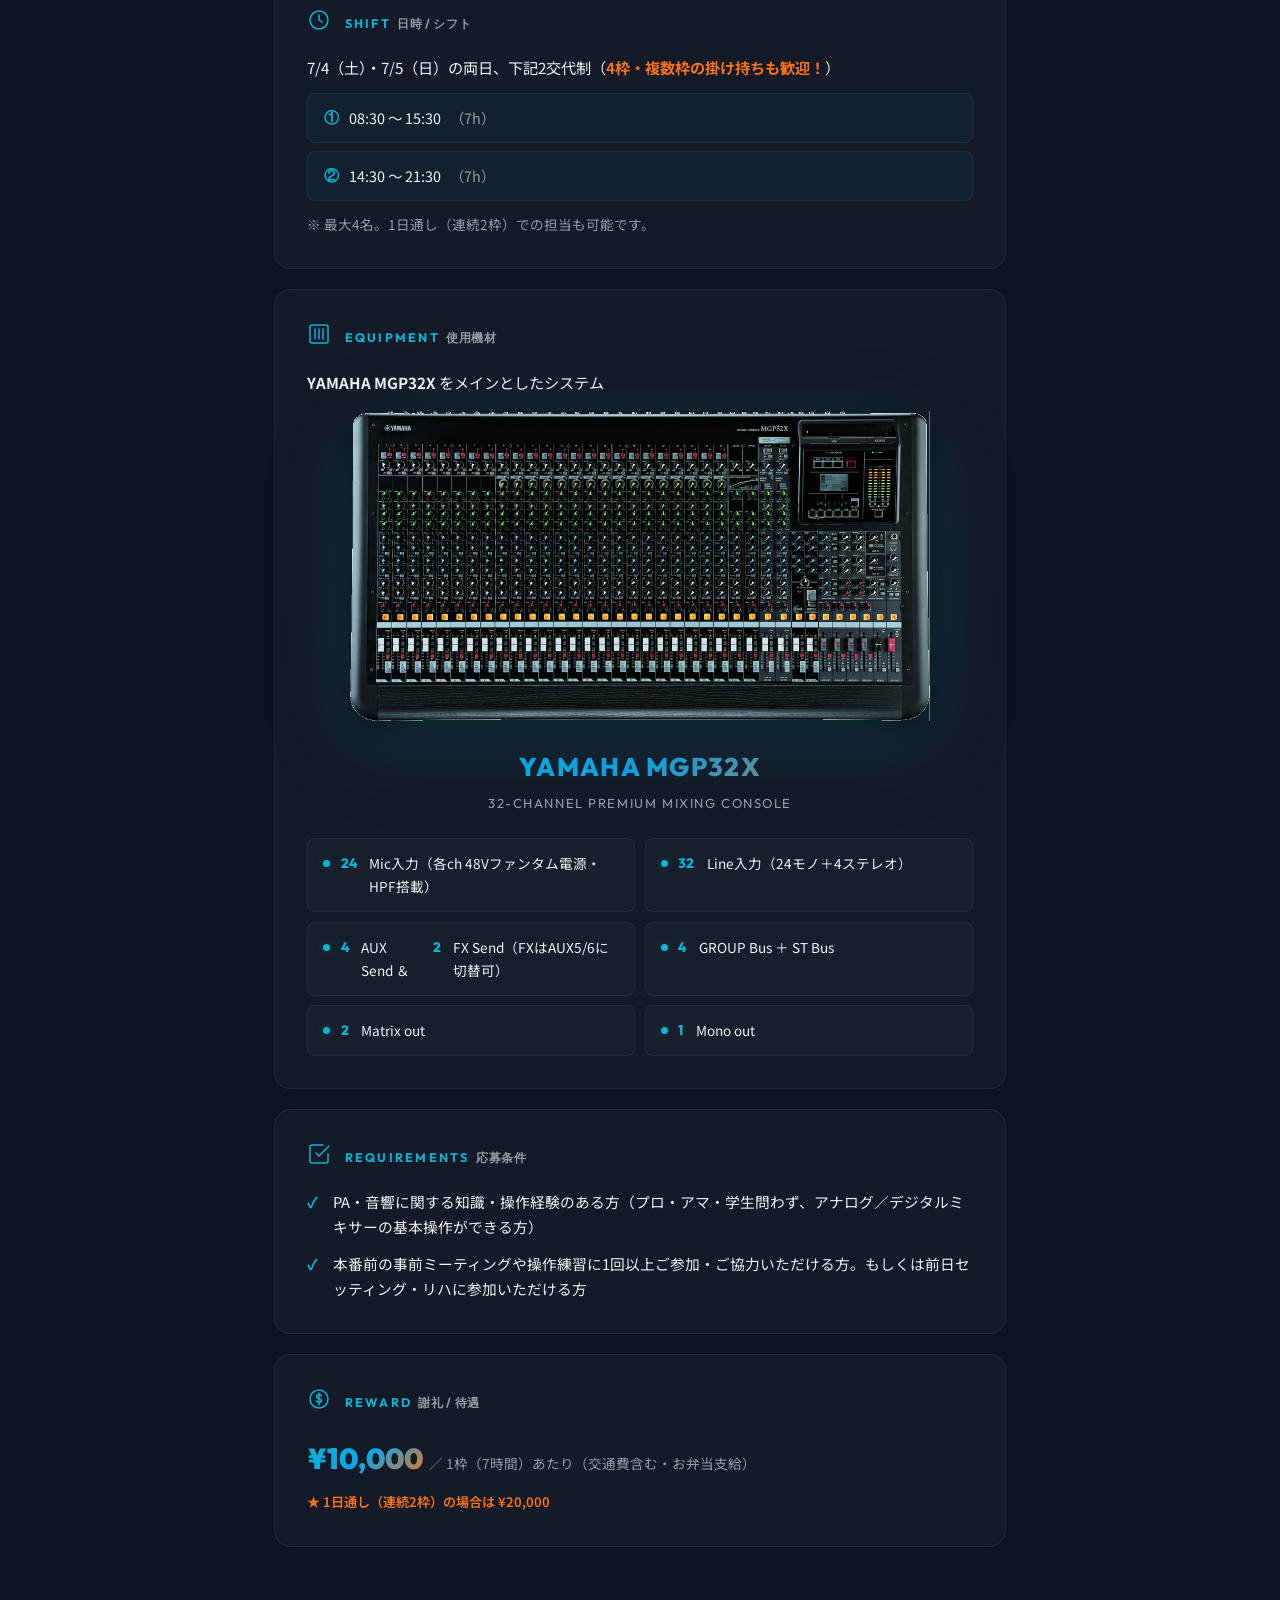
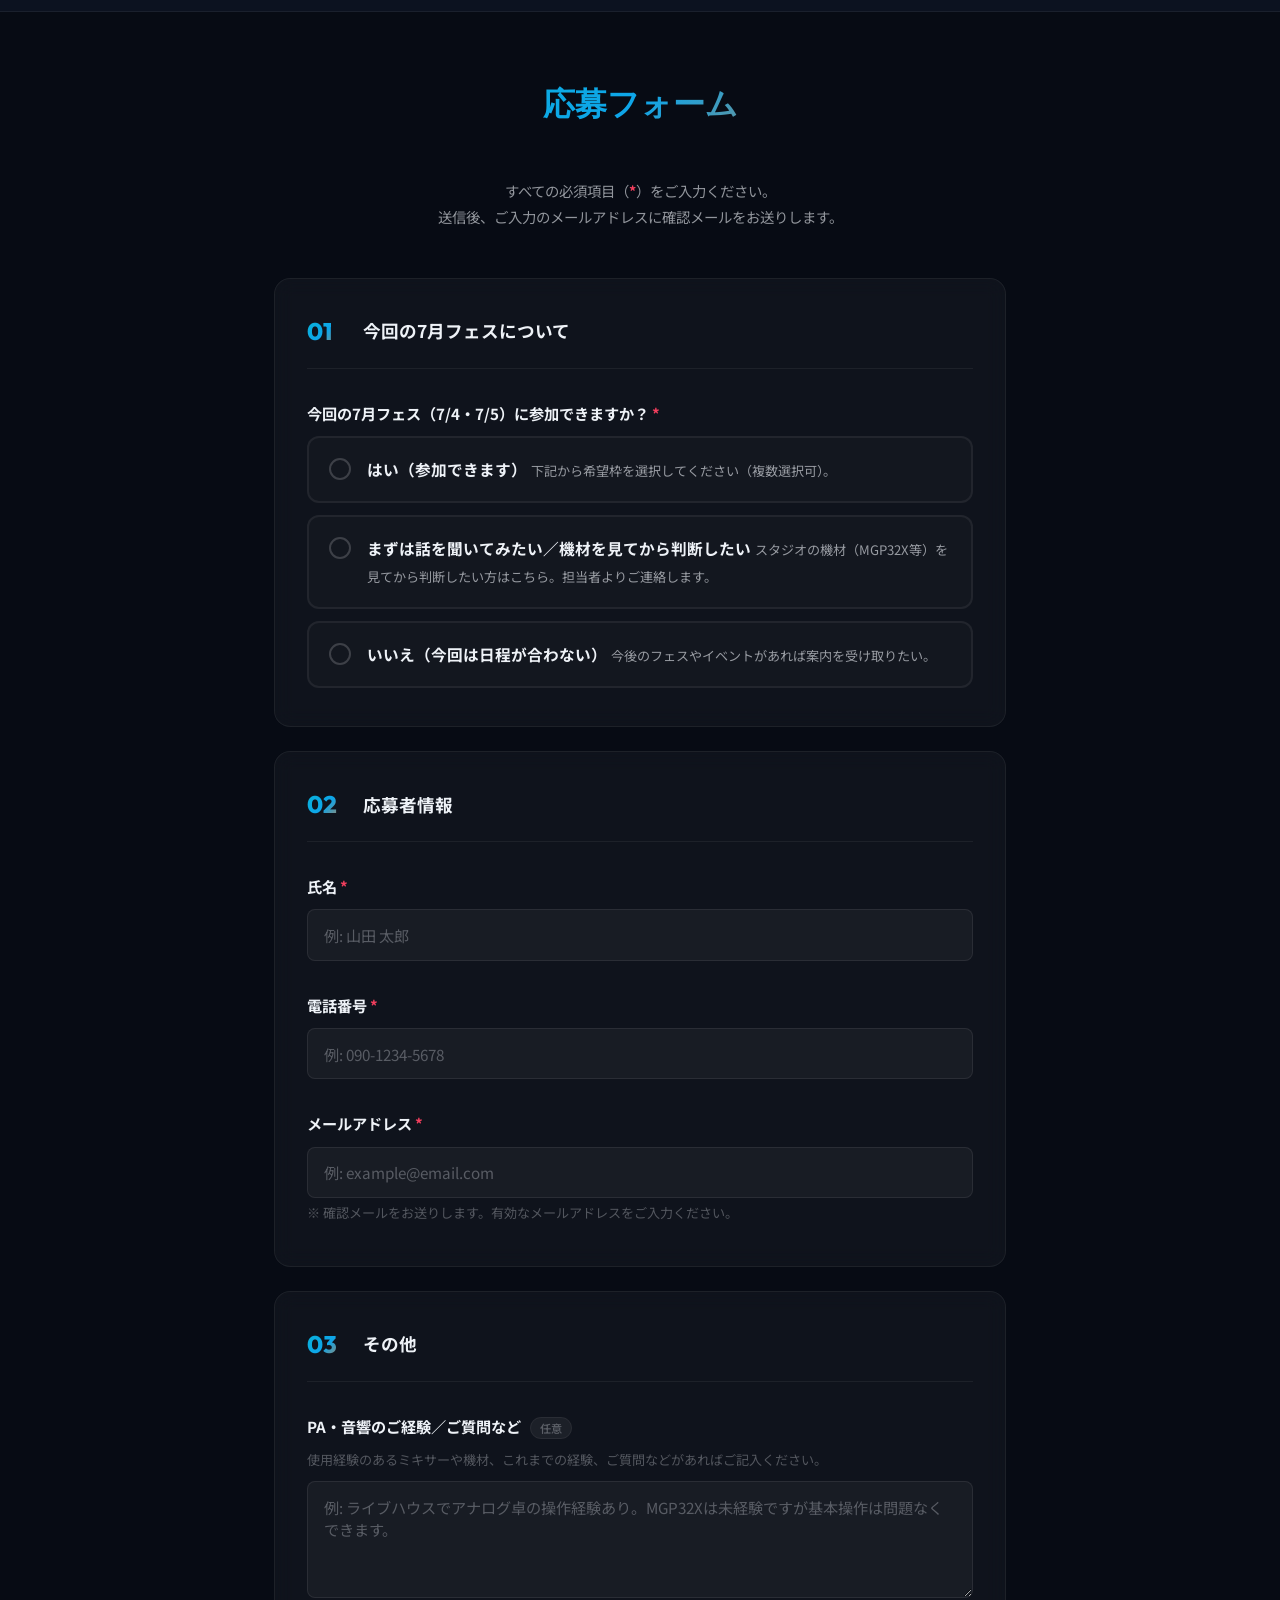
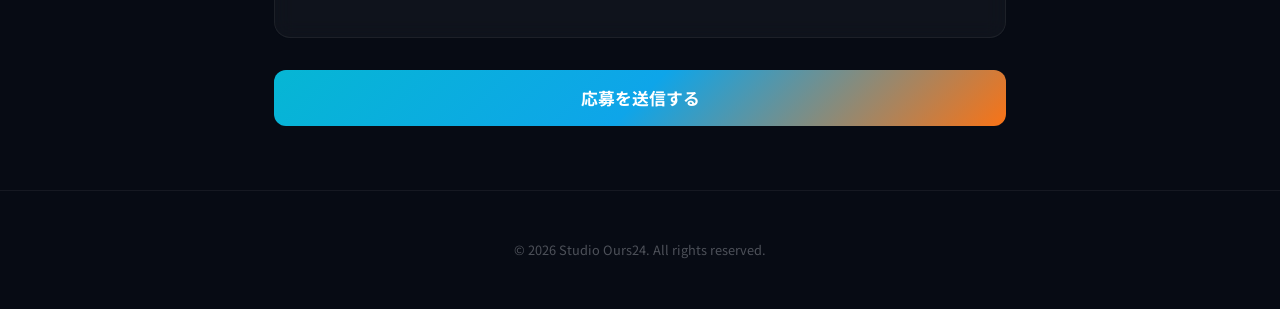
<file: pa-recruit.html>
<!DOCTYPE html>
<html lang="ja">
<head>
<meta charset="UTF-8">
<meta name="viewport" content="width=device-width, initial-scale=1.0">
<title>夢のバンドフェス2026｜メインミキサー（PA）＆音響パートナー募集</title>
<meta name="description" content="夢のバンドフェス2026 Ours24 Real Performance のメインミキサー（PA）＆音響パートナーを募集します。2026年7月4日(土)・5日(日)開催。プロ・アマ・学生問わず歓迎。">
<link rel="preconnect" href="https://fonts.googleapis.com">
<link rel="preconnect" href="https://fonts.gstatic.com" crossorigin>
<link href="https://fonts.googleapis.com/css2?family=Noto+Sans+JP:wght@400;500;700;900&family=Outfit:wght@600;700;800;900&display=swap" rel="stylesheet">
<style>
/* ============================================
   夢のバンドフェス2026 - PA / 音響パートナー募集
   Summer × Studio Ours24 Stylish Theme
   （既存 style.css のデザイントークンを踏襲）
   ============================================ */
:root{
  --bg-primary:#070b14; --bg-secondary:#0c1220;
  --bg-card:rgba(255,255,255,0.035); --bg-card-border:rgba(255,255,255,0.06);
  --accent-primary:#06b6d4; --accent-primary-glow:rgba(6,182,212,0.25);
  --accent-secondary:#f97316;
  --accent-gradient:linear-gradient(135deg,#06b6d4,#0ea5e9,#f97316);
  --text-primary:#eef2f7; --text-secondary:rgba(238,242,247,0.6); --text-dim:rgba(238,242,247,0.3);
  --success:#10b981; --error:#f43f5e;
  --font-body:'Noto Sans JP',sans-serif; --font-display:'Outfit',sans-serif;
  --radius-sm:8px; --radius-md:12px; --radius-lg:16px; --radius-xl:24px;
}
*,*::before,*::after{box-sizing:border-box;margin:0;padding:0;}
html{scroll-behavior:smooth;-webkit-font-smoothing:antialiased;}
body{font-family:var(--font-body);color:var(--text-primary);background:var(--bg-primary);line-height:1.7;}
.container{max-width:720px;margin:0 auto;padding:0 1.5rem;}

/* HERO */
.hero{position:relative;min-height:88vh;display:flex;flex-direction:column;align-items:center;justify-content:center;text-align:center;overflow:hidden;padding:2rem;}
/* 背景写真のみ（ややぼかす）。ドット・オーバーレイは別レイヤーなのでボケない */
.hero-bg{position:absolute;inset:0;z-index:0;background-image:url('hero-bg.jpg');background-size:cover;background-position:center;filter:blur(4px);transform:scale(1.08);}
/* 暗い+ブランドカラーのオーバーレイ（文字の可読性確保） */
.hero::before{content:'';position:absolute;inset:0;z-index:1;background:
  radial-gradient(ellipse at 15% 60%,rgba(6,182,212,0.18),transparent 55%),
  radial-gradient(ellipse at 85% 40%,rgba(249,115,22,0.14),transparent 55%),
  linear-gradient(180deg,rgba(7,11,20,0.72) 0%,rgba(7,11,20,0.62) 45%,rgba(7,11,20,0.88) 100%);}
/* 小さなドット（丸）の模様 */
.hero::after{content:'';position:absolute;inset:0;z-index:2;background-image:radial-gradient(circle,rgba(255,255,255,0.16) 1.4px,transparent 1.6px);background-size:18px 18px;opacity:0.7;}
.hero-content{position:relative;z-index:3;}
.hero-date{font-family:var(--font-display);font-size:clamp(0.9rem,2vw,1.1rem);font-weight:600;color:var(--text-secondary);letter-spacing:0.3em;margin-bottom:1.5rem;}
.hero-date-sep{color:var(--accent-primary);font-weight:700;}
.hero-eyebrow{font-family:var(--font-display);font-size:clamp(0.9rem,2.5vw,1.2rem);font-weight:700;color:var(--accent-secondary);letter-spacing:0.18em;text-transform:uppercase;margin-bottom:1rem;}
.hero-title{margin-bottom:1.25rem;line-height:1.2;}
.hero-title-jp{display:block;font-size:clamp(1.6rem,5vw,2.8rem);font-weight:900;background:var(--accent-gradient);-webkit-background-clip:text;-webkit-text-fill-color:transparent;background-clip:text;letter-spacing:0.04em;}
.hero-title-sub{display:block;font-size:clamp(1rem,3vw,1.4rem);font-weight:700;color:var(--text-primary);margin-top:0.5rem;letter-spacing:0.02em;}
.hero-subtitle{font-family:var(--font-display);font-size:clamp(0.95rem,2.5vw,1.3rem);font-weight:700;color:var(--text-secondary);letter-spacing:0.15em;text-transform:uppercase;margin-bottom:2.5rem;}
.hero-badges{display:flex;flex-wrap:wrap;gap:0.5rem;justify-content:center;}
.badge{padding:0.5rem 1.2rem;background:var(--bg-card);border:1px solid var(--bg-card-border);border-radius:100px;font-family:var(--font-display);font-size:0.8rem;font-weight:600;color:var(--text-secondary);letter-spacing:0.12em;}
.badge-accent{background:rgba(6,182,212,0.1);border-color:rgba(6,182,212,0.25);color:var(--accent-primary);animation:pulse-badge 2.5s ease-in-out infinite;}
@keyframes pulse-badge{0%,100%{box-shadow:0 0 0 0 rgba(6,182,212,0.2)}50%{box-shadow:0 0 0 10px rgba(6,182,212,0)}}
.hero-cta{display:inline-flex;align-items:center;gap:0.5rem;margin-top:2.5rem;padding:0.85rem 1.8rem;background:var(--accent-gradient);border-radius:100px;color:#fff;font-weight:700;font-size:0.95rem;text-decoration:none;transition:transform .25s,box-shadow .25s;}
.hero-cta:hover{transform:translateY(-2px);box-shadow:0 8px 32px var(--accent-primary-glow);}

/* SECTIONS */
.section-title{font-family:var(--font-display);font-size:clamp(1.5rem,4vw,2rem);font-weight:800;text-align:center;margin-bottom:3rem;background:var(--accent-gradient);-webkit-background-clip:text;-webkit-text-fill-color:transparent;background-clip:text;}
/* EVENT OVERVIEW（イベント概要） */
.event-overview{padding:4rem 0 0;}
.overview-card{background:var(--bg-card);border:1px solid var(--bg-card-border);border-radius:var(--radius-lg);padding:2.5rem 2rem;text-align:center;}
.overview-name{font-size:clamp(1.3rem,4vw,1.9rem);font-weight:900;background:var(--accent-gradient);-webkit-background-clip:text;-webkit-text-fill-color:transparent;background-clip:text;letter-spacing:0.03em;line-height:1.3;}
.overview-sub{font-family:var(--font-display);font-size:clamp(0.85rem,2.2vw,1.05rem);font-weight:700;color:var(--accent-secondary);letter-spacing:0.15em;text-transform:uppercase;margin-top:0.4rem;margin-bottom:2rem;}
.overview-meta{display:grid;grid-template-columns:1fr 1fr;gap:0.75rem;text-align:left;max-width:600px;margin:0 auto;}
.overview-row{display:flex;flex-direction:column;gap:0.2rem;padding:0.9rem 1.1rem;background:rgba(255,255,255,0.02);border:1px solid var(--bg-card-border);border-radius:var(--radius-sm);}
.overview-row.full{grid-column:1 / -1;}
.overview-row .lbl{font-family:var(--font-display);font-size:0.7rem;font-weight:700;color:var(--accent-primary);letter-spacing:0.15em;text-transform:uppercase;}
.overview-row .val{font-size:0.95rem;font-weight:700;color:var(--text-primary);}
.overview-row .val .free{color:var(--accent-secondary);}
@media(max-width:640px){.overview-meta{grid-template-columns:1fr;}.overview-card{padding:2rem 1.25rem;}}

.event-info{padding:4rem 0;background:var(--bg-secondary);border-top:1px solid var(--bg-card-border);border-bottom:1px solid var(--bg-card-border);}
.info-stack{display:flex;flex-direction:column;gap:1.25rem;}
.info-card{padding:2rem;background:var(--bg-card);border:1px solid var(--bg-card-border);border-radius:var(--radius-lg);transition:transform .3s,box-shadow .3s,border-color .3s;}
.info-card:hover{transform:translateY(-3px);box-shadow:0 12px 40px rgba(6,182,212,0.08);border-color:rgba(6,182,212,0.15);}
.info-card-head{display:flex;align-items:center;gap:0.85rem;margin-bottom:1rem;}
.info-card-icon{color:var(--accent-primary);flex-shrink:0;}
.info-card h3{font-family:var(--font-display);font-size:0.78rem;font-weight:700;color:var(--accent-primary);letter-spacing:0.18em;text-transform:uppercase;}
.info-card .jp{font-size:0.78rem;font-weight:700;color:var(--text-secondary);letter-spacing:0.05em;margin-left:0.4rem;text-transform:none;}
.info-body{font-size:0.95rem;color:var(--text-primary);}
.info-body .muted{color:var(--text-secondary);}
.info-body .accent{color:var(--accent-secondary);font-weight:700;}
.shift-list{list-style:none;display:flex;flex-direction:column;gap:0.5rem;margin:0.25rem 0;}
.shift-list li{display:flex;align-items:center;gap:0.6rem;padding:0.7rem 1rem;background:rgba(6,182,212,0.05);border:1px solid rgba(6,182,212,0.12);border-radius:var(--radius-sm);font-size:0.9rem;}
.shift-tag{font-family:var(--font-display);font-weight:800;color:var(--accent-primary);font-size:0.95rem;}
.cond-list{list-style:none;display:flex;flex-direction:column;gap:0.75rem;}
.cond-list li{position:relative;padding-left:1.6rem;font-size:0.92rem;color:var(--text-primary);}
.cond-list li::before{content:'✓';position:absolute;left:0;top:0;color:var(--accent-primary);font-weight:800;}
.fee-highlight{display:flex;flex-wrap:wrap;align-items:baseline;gap:0.4rem;margin-top:0.25rem;}
.fee-amount{font-family:var(--font-display);font-size:1.8rem;font-weight:900;background:var(--accent-gradient);-webkit-background-clip:text;-webkit-text-fill-color:transparent;background-clip:text;}
.fee-unit{font-size:0.85rem;color:var(--text-secondary);}
.fee-note{font-size:0.82rem;color:var(--accent-secondary);margin-top:0.5rem;font-weight:600;}

/* DEVICE SHOWCASE（使用機材） */
.device-img{display:block;width:100%;max-width:580px;margin:1rem auto 1.5rem;filter:drop-shadow(0 18px 40px rgba(6,182,212,0.18)) drop-shadow(0 6px 14px rgba(0,0,0,0.55));}
.device-title{text-align:center;}
.device-title .name{font-family:var(--font-display);font-size:clamp(1.3rem,3.5vw,1.6rem);font-weight:800;background:var(--accent-gradient);-webkit-background-clip:text;-webkit-text-fill-color:transparent;background-clip:text;letter-spacing:0.05em;}
.device-title .desc{font-family:var(--font-display);font-size:0.82rem;color:var(--text-secondary);letter-spacing:0.12em;margin-top:0.2rem;text-transform:uppercase;}
.spec-grid{display:grid;grid-template-columns:1fr 1fr;gap:0.6rem;margin-top:1.5rem;}
.spec-item{display:flex;align-items:flex-start;gap:0.65rem;padding:0.8rem 0.95rem;background:rgba(255,255,255,0.02);border:1px solid var(--bg-card-border);border-radius:var(--radius-sm);font-size:0.85rem;color:var(--text-primary);transition:border-color .2s,background .2s;}
.spec-item:hover{border-color:rgba(6,182,212,0.2);background:rgba(6,182,212,0.04);}
.spec-item::before{content:'';flex-shrink:0;width:7px;height:7px;margin-top:0.5rem;border-radius:50%;background:var(--accent-primary);box-shadow:0 0 8px var(--accent-primary-glow);}
.spec-item strong{font-family:var(--font-display);font-weight:800;color:var(--accent-primary);margin-right:0.15rem;}
@media(max-width:640px){.spec-grid{grid-template-columns:1fr;}}

/* FORM */
.form-section{padding:4rem 0;}
.form-note{text-align:center;color:var(--text-secondary);font-size:0.9rem;margin-bottom:3rem;line-height:1.8;}
.form-card{background:var(--bg-card);border:1px solid var(--bg-card-border);border-radius:var(--radius-lg);padding:2rem;margin-bottom:1.5rem;backdrop-filter:blur(10px);transition:border-color .25s;}
.form-card:hover{border-color:rgba(255,255,255,0.1);}
.form-card-header{display:flex;align-items:center;gap:1rem;margin-bottom:2rem;padding-bottom:1rem;border-bottom:1px solid var(--bg-card-border);}
.form-card-number{font-family:var(--font-display);font-size:1.5rem;font-weight:800;background:var(--accent-gradient);-webkit-background-clip:text;-webkit-text-fill-color:transparent;background-clip:text;min-width:2.5rem;}
.form-card-header h3{font-size:1.1rem;font-weight:700;}
.form-group{margin-bottom:2rem;}.form-group:last-child{margin-bottom:0;}
.form-label{display:block;font-size:0.95rem;font-weight:700;margin-bottom:0.6rem;}
.required-mark{color:var(--error);font-weight:700;}
.optional-mark{font-size:0.7rem;font-weight:600;color:var(--text-dim);background:rgba(255,255,255,0.05);border:1px solid var(--bg-card-border);border-radius:100px;padding:0.1rem 0.55rem;margin-left:0.4rem;vertical-align:middle;}
.form-hint{font-size:0.82rem;color:var(--text-dim);margin-top:0.25rem;margin-bottom:0.6rem;}
.form-input{width:100%;padding:0.85rem 1rem;background:rgba(255,255,255,0.04);border:1px solid rgba(255,255,255,0.08);border-radius:var(--radius-sm);color:var(--text-primary);font-family:var(--font-body);font-size:0.95rem;transition:border-color .15s,box-shadow .15s;outline:none;}
.form-input::placeholder{color:var(--text-dim);}
.form-input:focus{border-color:var(--accent-primary);box-shadow:0 0 0 3px var(--accent-primary-glow);}
.form-input.is-error{border-color:var(--error);box-shadow:0 0 0 3px rgba(244,63,94,0.15);}
.form-textarea{resize:vertical;min-height:100px;}

/* RADIO CARDS（縦並びの選択肢） */
.choice-group{display:flex;flex-direction:column;gap:0.75rem;}
.choice-card{display:flex;align-items:flex-start;gap:1rem;padding:1.1rem 1.25rem;background:rgba(255,255,255,0.02);border:2px solid rgba(255,255,255,0.06);border-radius:var(--radius-md);cursor:pointer;transition:all .25s;}
.choice-card:hover{background:rgba(6,182,212,0.04);border-color:rgba(6,182,212,0.2);}
.choice-card input{position:absolute;opacity:0;pointer-events:none;}
.choice-card:has(input:checked){background:rgba(6,182,212,0.08);border-color:var(--accent-primary);box-shadow:0 0 24px var(--accent-primary-glow);}
.choice-dot{flex-shrink:0;width:22px;height:22px;border-radius:50%;border:2px solid rgba(255,255,255,0.18);margin-top:2px;position:relative;transition:all .2s;}
.choice-card:has(input:checked) .choice-dot{border-color:var(--accent-primary);}
.choice-card:has(input:checked) .choice-dot::after{content:'';position:absolute;inset:3px;border-radius:50%;background:var(--accent-primary);}
.choice-body{flex:1;}
.choice-title{font-weight:700;font-size:0.98rem;color:var(--text-primary);}
.choice-desc{font-size:0.82rem;color:var(--text-secondary);margin-top:0.25rem;line-height:1.6;}

/* CHECKBOX CARDS（希望枠） */
.conditional-group{margin-top:1.25rem;padding:1.5rem;background:rgba(6,182,212,0.02);border:1px solid rgba(6,182,212,0.08);border-radius:var(--radius-md);animation:fadeSlideIn .25s;}
.slot-grid{display:grid;grid-template-columns:1fr 1fr;gap:0.75rem;}
.slot-card{display:flex;align-items:center;gap:0.8rem;padding:1rem;background:rgba(255,255,255,0.02);border:2px solid rgba(255,255,255,0.06);border-radius:var(--radius-md);cursor:pointer;transition:all .2s;}
.slot-card:hover{background:rgba(6,182,212,0.04);border-color:rgba(6,182,212,0.2);}
.slot-card input{position:absolute;opacity:0;pointer-events:none;}
.slot-card:has(input:checked){background:rgba(6,182,212,0.1);border-color:var(--accent-primary);box-shadow:0 0 16px var(--accent-primary-glow);}
.slot-check{flex-shrink:0;width:22px;height:22px;background:rgba(255,255,255,0.04);border:2px solid rgba(255,255,255,0.14);border-radius:6px;position:relative;transition:all .15s;}
.slot-card:has(input:checked) .slot-check{background:var(--accent-primary);border-color:var(--accent-primary);}
.slot-card:has(input:checked) .slot-check::after{content:'';position:absolute;top:2px;left:6px;width:6px;height:11px;border:2px solid #fff;border-top:none;border-left:none;transform:rotate(45deg);}
.slot-day{font-family:var(--font-display);font-weight:800;font-size:0.92rem;color:var(--text-primary);}
.slot-time{font-size:0.8rem;color:var(--text-secondary);margin-top:0.15rem;}
.slot-num{color:var(--accent-primary);font-weight:800;}

/* 謝礼 estimate */
.reward-display{margin-top:1.25rem;padding:1.25rem 1.5rem;background:rgba(0,0,0,0.2);border-radius:var(--radius-md);display:flex;align-items:center;justify-content:space-between;flex-wrap:wrap;gap:0.5rem;}
.reward-label{font-size:0.9rem;font-weight:700;color:var(--text-secondary);}
.reward-amount{font-family:var(--font-display);font-size:1.7rem;font-weight:900;background:var(--accent-gradient);-webkit-background-clip:text;-webkit-text-fill-color:transparent;background-clip:text;}

/* ERROR */
.error-message{font-size:0.8rem;color:var(--error);margin-top:0.4rem;min-height:0;opacity:0;transform:translateY(-4px);transition:all .15s;}
.error-message.is-visible{opacity:1;transform:translateY(0);min-height:1.2em;}

/* SUBMIT */
.btn-submit{display:flex;align-items:center;justify-content:center;width:100%;padding:1rem;margin-top:2rem;background:var(--accent-gradient);border:none;border-radius:var(--radius-md);color:#fff;font-family:var(--font-body);font-size:1.05rem;font-weight:700;cursor:pointer;transition:all .3s;position:relative;overflow:hidden;}
.btn-submit::before{content:'';position:absolute;inset:0;background:linear-gradient(135deg,rgba(255,255,255,0.12),transparent);opacity:0;transition:opacity .2s;}
.btn-submit:hover::before{opacity:1;}
.btn-submit:hover{transform:translateY(-2px);box-shadow:0 8px 32px var(--accent-primary-glow);}
.btn-submit:active{transform:translateY(0);}
.btn-submit:disabled{opacity:0.5;cursor:not-allowed;transform:none;box-shadow:none;}
.spinner{display:inline-block;width:18px;height:18px;border:2px solid rgba(255,255,255,0.3);border-top-color:#fff;border-radius:50%;animation:spin .6s linear infinite;margin-right:0.5rem;vertical-align:middle;}
@keyframes spin{to{transform:rotate(360deg)}}

/* OVERLAY */
.overlay{position:fixed;inset:0;z-index:1000;display:flex;align-items:center;justify-content:center;background:rgba(0,0,0,0.85);backdrop-filter:blur(10px);padding:2rem;animation:fadeIn .4s;}
.overlay-content{max-width:480px;width:100%;background:var(--bg-secondary);border:1px solid var(--bg-card-border);border-radius:var(--radius-xl);padding:3rem;text-align:center;animation:scaleIn .4s;}
.overlay-icon{margin-bottom:1.5rem;color:var(--accent-primary);}
.overlay-content h2{font-size:1.3rem;margin-bottom:1rem;background:var(--accent-gradient);-webkit-background-clip:text;-webkit-text-fill-color:transparent;background-clip:text;}
.overlay-content p{font-size:0.9rem;color:var(--text-secondary);margin-bottom:0.5rem;line-height:1.7;}
.overlay-email{font-weight:700;color:var(--accent-primary)!important;font-size:1rem!important;}

/* FOOTER */
.footer{padding:3rem 0;text-align:center;border-top:1px solid var(--bg-card-border);}
.footer p{font-size:0.8rem;color:var(--text-dim);}

@keyframes fadeIn{from{opacity:0}to{opacity:1}}
@keyframes scaleIn{from{opacity:0;transform:scale(0.95)}to{opacity:1;transform:scale(1)}}
@keyframes fadeSlideIn{from{opacity:0;transform:translateY(-8px)}to{opacity:1;transform:translateY(0)}}

/* RESPONSIVE */
@media (min-width:1200px){.container{max-width:780px;}}
@media (max-width:768px){
  .container{max-width:100%;padding:0 1.25rem;}
  .hero{min-height:80vh;padding:2rem 1.5rem;}
  .event-info,.form-section{padding:3.5rem 0;}
  .section-title{margin-bottom:2.5rem;}
  .form-card{padding:1.75rem;}
}
@media (max-width:640px){
  .container{padding:0 1rem;}
  .hero{min-height:100vh;min-height:100dvh;padding:2rem 1rem;}
  .section-title{font-size:1.3rem;margin-bottom:2rem;}
  .info-card{padding:1.5rem;}
  .form-card{padding:1.5rem;margin-bottom:1rem;}
  .form-card-header{margin-bottom:1.5rem;padding-bottom:0.75rem;gap:0.75rem;}
  .form-card-number{font-size:1.3rem;min-width:2rem;}
  .form-card-header h3{font-size:1rem;}
  .slot-grid{grid-template-columns:1fr;}
  .reward-amount{font-size:1.4rem;}
  .overlay-content{padding:2rem 1.5rem;border-radius:var(--radius-lg);}
}
@media (hover:none) and (pointer:coarse){
  .choice-card,.slot-card{min-height:56px;}
  .btn-submit{min-height:52px;}
  .form-input{min-height:48px;}
}
</style>
</head>
<body>

  <!-- ===== HERO ===== -->
  <header class="hero">
    <div class="hero-bg"></div>
    <div class="hero-content">
      <p class="hero-date">2026.7.4 <span class="hero-date-sep">SAT</span> — 7.5 <span class="hero-date-sep">SUN</span></p>
      <p class="hero-eyebrow">PA / Sound Engineer Wanted</p>
      <h1 class="hero-title">
        <span class="hero-title-jp">メインミキサー（PA）大募集</span>
        <span class="hero-title-sub">＆ 今後のフェスを支える音響パートナー</span>
      </h1>
      <p class="hero-subtitle">夢のバンドフェス 2026 夏</p>
      <div class="hero-badges">
        <span class="badge">PRO</span>
        <span class="badge">AMATEUR</span>
        <span class="badge">STUDENT</span>
        <span class="badge badge-accent">NOW RECRUITING</span>
      </div>
      <a href="#application" class="hero-cta">応募する →</a>
    </div>
  </header>

  <!-- ===== イベント概要 ===== -->
  <section class="event-overview">
    <div class="container">
      <h2 class="section-title">イベント概要</h2>
      <div class="overview-card">
        <p class="overview-name">夢のバンドフェス 2026 夏</p>
        <p class="overview-sub">Ours24 Real Performance</p>
        <div class="overview-meta">
          <div class="overview-row full">
            <span class="lbl">Date / 開催日</span>
            <span class="val">2026年7月4日（土）・5日（日）</span>
          </div>
          <div class="overview-row full">
            <span class="lbl">Venue / 会場</span>
            <span class="val">入間市産業文化センター ホール</span>
          </div>
          <div class="overview-row full">
            <span class="lbl">Time / 時間</span>
            <span class="val">9:40 開場 / 10:00 開演 <span style="font-size:0.8rem;font-weight:500;color:var(--text-secondary);">※両日とも</span></span>
          </div>
        </div>
      </div>
    </div>
  </section>

  <!-- ===== 募集要項 ===== -->
  <section class="event-info">
    <div class="container">
      <h2 class="section-title">募集要項</h2>
      <div class="info-stack">

        <!-- 日時/シフト -->
        <div class="info-card">
          <div class="info-card-head">
            <span class="info-card-icon"><svg width="24" height="24" viewBox="0 0 24 24" fill="none" stroke="currentColor" stroke-width="1.5" stroke-linecap="round" stroke-linejoin="round"><circle cx="12" cy="12" r="9"/><polyline points="12 7 12 12 15 14"/></svg></span>
            <h3>Shift<span class="jp">日時 / シフト</span></h3>
          </div>
          <div class="info-body">
            <p style="margin-bottom:0.75rem;">7/4（土）・7/5（日）の両日、下記2交代制（<span class="accent">4枠・複数枠の掛け持ちも歓迎！</span>）</p>
            <ul class="shift-list">
              <li><span class="shift-tag">①</span> 08:30 〜 15:30 <span class="muted">（7h）</span></li>
              <li><span class="shift-tag">②</span> 14:30 〜 21:30 <span class="muted">（7h）</span></li>
            </ul>
            <p style="font-size:0.85rem;color:var(--text-secondary);margin-top:0.75rem;">※ 最大4名。1日通し（連続2枠）での担当も可能です。</p>
          </div>
        </div>

        <!-- 使用機材 -->
        <div class="info-card">
          <div class="info-card-head">
            <span class="info-card-icon"><svg width="24" height="24" viewBox="0 0 24 24" fill="none" stroke="currentColor" stroke-width="1.5" stroke-linecap="round" stroke-linejoin="round"><rect x="3" y="3" width="18" height="18" rx="2"/><line x1="8" y1="7" x2="8" y2="17"/><line x1="12" y1="7" x2="12" y2="17"/><line x1="16" y1="7" x2="16" y2="17"/></svg></span>
            <h3>Equipment<span class="jp">使用機材</span></h3>
          </div>
          <div class="info-body">
            <p style="margin-bottom:0.25rem;"><strong>YAMAHA MGP32X</strong> をメインとしたシステム</p>
            <img class="device-img" src="mgp32x.png" alt="YAMAHA MGP32X 32チャンネル ミキシングコンソール" loading="lazy">
            <div class="device-title">
              <div class="name">YAMAHA MGP32X</div>
              <div class="desc">32-Channel Premium Mixing Console</div>
            </div>
            <div class="spec-grid">
              <div class="spec-item"><strong>24</strong> Mic入力（各ch 48Vファンタム電源・HPF搭載）</div>
              <div class="spec-item"><strong>32</strong> Line入力（24モノ＋4ステレオ）</div>
              <div class="spec-item"><strong>4</strong> AUX Send ＆ <strong>2</strong> FX Send（FXはAUX5/6に切替可）</div>
              <div class="spec-item"><strong>4</strong> GROUP Bus ＋ ST Bus</div>
              <div class="spec-item"><strong>2</strong> Matrix out</div>
              <div class="spec-item"><strong>1</strong> Mono out</div>
            </div>
          </div>
        </div>

        <!-- 応募条件 -->
        <div class="info-card">
          <div class="info-card-head">
            <span class="info-card-icon"><svg width="24" height="24" viewBox="0 0 24 24" fill="none" stroke="currentColor" stroke-width="1.5" stroke-linecap="round" stroke-linejoin="round"><path d="M9 11l3 3L22 4"/><path d="M21 12v7a2 2 0 0 1-2 2H5a2 2 0 0 1-2-2V5a2 2 0 0 1 2-2h11"/></svg></span>
            <h3>Requirements<span class="jp">応募条件</span></h3>
          </div>
          <div class="info-body">
            <ul class="cond-list">
              <li>PA・音響に関する知識・操作経験のある方（プロ・アマ・学生問わず、アナログ／デジタルミキサーの基本操作ができる方）</li>
              <li>本番前の事前ミーティングや操作練習に1回以上ご参加・ご協力いただける方。もしくは前日セッティング・リハに参加いただける方</li>
            </ul>
          </div>
        </div>

        <!-- 謝礼 -->
        <div class="info-card">
          <div class="info-card-head">
            <span class="info-card-icon"><svg width="24" height="24" viewBox="0 0 24 24" fill="none" stroke="currentColor" stroke-width="1.5" stroke-linecap="round" stroke-linejoin="round"><circle cx="12" cy="12" r="9"/><path d="M14.5 9a2.5 2 0 0 0-2.5-1.5c-1.5 0-2.5 .8-2.5 2s1 1.6 2.5 2 2.5 1 2.5 2-1 2-2.5 2a2.5 2 0 0 1-2.5-1.5"/><line x1="12" y1="6" x2="12" y2="18"/></svg></span>
            <h3>Reward<span class="jp">謝礼 / 待遇</span></h3>
          </div>
          <div class="info-body">
            <div class="fee-highlight">
              <span class="fee-amount">¥10,000</span>
              <span class="fee-unit">／ 1枠（7時間）あたり（交通費含む・お弁当支給）</span>
            </div>
            <p class="fee-note">★ 1日通し（連続2枠）の場合は ¥20,000</p>
          </div>
        </div>

      </div>
    </div>
  </section>

  <!-- ===== 応募フォーム ===== -->
  <section class="form-section" id="application">
    <div class="container">
      <h2 class="section-title">応募フォーム</h2>
      <p class="form-note">すべての必須項目（<span class="required-mark">*</span>）をご入力ください。<br>送信後、ご入力のメールアドレスに確認メールをお送りします。</p>

      <form id="recruitForm" novalidate>

        <!-- Section 01: 参加可否 -->
        <div class="form-card">
          <div class="form-card-header">
            <span class="form-card-number">01</span>
            <h3>今回の7月フェスについて</h3>
          </div>
          <div class="form-group">
            <label class="form-label">今回の7月フェス（7/4・7/5）に参加できますか？ <span class="required-mark">*</span></label>
            <div class="choice-group" id="participation">
              <label class="choice-card" for="part-yes">
                <input type="radio" id="part-yes" name="participation" value="はい（参加できる）" required>
                <span class="choice-dot"></span>
                <span class="choice-body">
                  <span class="choice-title">はい（参加できます）</span>
                  <span class="choice-desc">下記から希望枠を選択してください（複数選択可）。</span>
                </span>
              </label>
              <label class="choice-card" for="part-talk">
                <input type="radio" id="part-talk" name="participation" value="まず話を聞きたい／機材を見てから判断">
                <span class="choice-dot"></span>
                <span class="choice-body">
                  <span class="choice-title">まずは話を聞いてみたい／機材を見てから判断したい</span>
                  <span class="choice-desc">スタジオの機材（MGP32X等）を見てから判断したい方はこちら。担当者よりご連絡します。</span>
                </span>
              </label>
              <label class="choice-card" for="part-no">
                <input type="radio" id="part-no" name="participation" value="いいえ（今後の案内を希望）">
                <span class="choice-dot"></span>
                <span class="choice-body">
                  <span class="choice-title">いいえ（今回は日程が合わない）</span>
                  <span class="choice-desc">今後のフェスやイベントがあれば案内を受け取りたい。</span>
                </span>
              </label>
            </div>
            <p class="error-message" id="error-participation"></p>

            <!-- 希望枠（はい のとき表示） -->
            <div class="conditional-group" id="group-slots" style="display:none;">
              <label class="form-label">希望枠を選択してください（複数選択・掛け持ち歓迎） <span class="required-mark">*</span></label>
              <p class="form-hint">同じ日の①②を両方選ぶと「1日通し（¥20,000）」になります。</p>
              <div class="slot-grid">
                <label class="slot-card" for="slot-0704-1">
                  <input type="checkbox" name="slots" value="7/4(土) ①08:30〜15:30" id="slot-0704-1">
                  <span class="slot-check"></span>
                  <span><span class="slot-day">7/4（土） <span class="slot-num">①</span></span><span class="slot-time">08:30〜15:30</span></span>
                </label>
                <label class="slot-card" for="slot-0704-2">
                  <input type="checkbox" name="slots" value="7/4(土) ②14:30〜21:30" id="slot-0704-2">
                  <span class="slot-check"></span>
                  <span><span class="slot-day">7/4（土） <span class="slot-num">②</span></span><span class="slot-time">14:30〜21:30</span></span>
                </label>
                <label class="slot-card" for="slot-0705-1">
                  <input type="checkbox" name="slots" value="7/5(日) ①08:30〜15:30" id="slot-0705-1">
                  <span class="slot-check"></span>
                  <span><span class="slot-day">7/5（日） <span class="slot-num">①</span></span><span class="slot-time">08:30〜15:30</span></span>
                </label>
                <label class="slot-card" for="slot-0705-2">
                  <input type="checkbox" name="slots" value="7/5(日) ②14:30〜21:30" id="slot-0705-2">
                  <span class="slot-check"></span>
                  <span><span class="slot-day">7/5（日） <span class="slot-num">②</span></span><span class="slot-time">14:30〜21:30</span></span>
                </label>
              </div>
              <p class="error-message" id="error-slots"></p>
              <div class="reward-display">
                <span class="reward-label">謝礼の目安</span>
                <span class="reward-amount" id="rewardAmount">—</span>
              </div>
            </div>
          </div>
        </div>

        <!-- Section 02: 応募者情報 -->
        <div class="form-card">
          <div class="form-card-header">
            <span class="form-card-number">02</span>
            <h3>応募者情報</h3>
          </div>
          <div class="form-group">
            <label class="form-label" for="name">氏名 <span class="required-mark">*</span></label>
            <input type="text" id="name" name="name" class="form-input" placeholder="例: 山田 太郎" required>
            <p class="error-message" id="error-name"></p>
          </div>
          <div class="form-group">
            <label class="form-label" for="phone">電話番号 <span class="required-mark">*</span></label>
            <input type="tel" id="phone" name="phone" class="form-input" placeholder="例: 090-1234-5678" required>
            <p class="error-message" id="error-phone"></p>
          </div>
          <div class="form-group">
            <label class="form-label" for="email">メールアドレス <span class="required-mark">*</span></label>
            <input type="email" id="email" name="email" class="form-input" placeholder="例: example@email.com" required>
            <p class="form-hint">※ 確認メールをお送りします。有効なメールアドレスをご入力ください。</p>
            <p class="error-message" id="error-email"></p>
          </div>
        </div>

        <!-- Section 03: その他（任意） -->
        <div class="form-card">
          <div class="form-card-header">
            <span class="form-card-number">03</span>
            <h3>その他</h3>
          </div>
          <div class="form-group">
            <label class="form-label" for="remarks">PA・音響のご経験／ご質問など <span class="optional-mark">任意</span></label>
            <p class="form-hint">使用経験のあるミキサーや機材、これまでの経験、ご質問などがあればご記入ください。</p>
            <textarea id="remarks" name="remarks" class="form-input form-textarea" rows="4" placeholder="例: ライブハウスでアナログ卓の操作経験あり。MGP32Xは未経験ですが基本操作は問題なくできます。"></textarea>
          </div>
        </div>

        <!-- Submit -->
        <button type="submit" class="btn-submit" id="submitBtn">
          <span class="btn-submit-text">応募を送信する</span>
          <span class="btn-submit-loading" style="display:none;"><span class="spinner"></span>送信中...</span>
        </button>
      </form>
    </div>
  </section>

  <!-- ===== 完了オーバーレイ ===== -->
  <div class="overlay" id="completionOverlay" style="display:none;">
    <div class="overlay-content">
      <div class="overlay-icon"><svg width="48" height="48" viewBox="0 0 24 24" fill="none" stroke="currentColor" stroke-width="1.5" stroke-linecap="round" stroke-linejoin="round"><path d="M4 4h16c1.1 0 2 .9 2 2v12c0 1.1-.9 2-2 2H4c-1.1 0-2-.9-2-2V6c0-1.1.9-2 2-2z"/><polyline points="22,6 12,13 2,6"/></svg></div>
      <h2>ご応募ありがとうございます</h2>
      <p>下記のメールアドレス宛に確認メールをお送りしました。</p>
      <p class="overlay-email" id="completionEmail"></p>
      <p>担当者より追ってご連絡いたします。</p>
      <p style="margin-top:1.25rem;font-size:0.8rem;">メールが届かない場合は、迷惑メールフォルダをご確認ください。</p>
    </div>
  </div>

  <!-- ===== FOOTER ===== -->
  <footer class="footer">
    <div class="container">
      <p>&copy; 2026 Studio Ours24. All rights reserved.</p>
    </div>
  </footer>

<script>
/* ============================================
   PA / 音響パートナー募集フォーム ロジック
   既存フォームと同じ GAS POST パターンを踏襲
   ============================================ */
const CONFIG = {
  // ▼ 送信先：既存フォームと同じ GAS ウェブアプリURL（統合版 Code.gs を再デプロイ後に有効）
  GAS_URL: 'https://script.google.com/macros/s/AKfycbySXR6ThrZVRaBEBClEXRF7SXIwOlahXql8AsMD4lOvs736n6xWdZFhPIvBDitlHKQZ/exec',
  REWARD_PER_SLOT: 10000,
};

const $ = (s) => document.querySelector(s);
const $$ = (s) => document.querySelectorAll(s);

const form = $('#recruitForm');
const partRadios = $$('input[name="participation"]');
const slotsGroup = $('#group-slots');
const slotChecks = $$('input[name="slots"]');
const rewardAmount = $('#rewardAmount');
const submitBtn = $('#submitBtn');

document.addEventListener('DOMContentLoaded', () => {
  partRadios.forEach(r => r.addEventListener('change', handleParticipationChange));
  slotChecks.forEach(c => c.addEventListener('change', () => { updateReward(); clearFieldError(c); }));
  form.addEventListener('submit', handleSubmit);
  form.querySelectorAll('input, textarea').forEach(el => {
    el.addEventListener('input', () => clearFieldError(el));
    el.addEventListener('change', () => clearFieldError(el));
  });
});

function isYes() {
  const sel = document.querySelector('input[name="participation"]:checked');
  return sel && sel.value === 'はい（参加できる）';
}

function handleParticipationChange() {
  slotsGroup.style.display = isYes() ? '' : 'none';
  if (!isYes()) {
    slotChecks.forEach(c => c.checked = false);
    updateReward();
  }
  clearFieldError(document.querySelector('input[name="participation"]'));
  updateReward();
}

function updateReward() {
  const count = Array.from(slotChecks).filter(c => c.checked).length;
  rewardAmount.textContent = count > 0 ? `¥${(count * CONFIG.REWARD_PER_SLOT).toLocaleString()}` : '—';
}

/* ===== バリデーション ===== */
function validateForm() {
  let ok = true;
  clearAllErrors();

  if (!document.querySelector('input[name="participation"]:checked')) {
    showError('participation', '選択してください'); ok = false;
  }
  if (isYes() && Array.from(slotChecks).filter(c => c.checked).length === 0) {
    showError('slots', '希望枠を1つ以上選択してください'); ok = false;
  }
  const name = $('#name');
  if (!name.value.trim()) { showError('name', '氏名を入力してください'); ok = false; }

  const phone = $('#phone');
  const phonePattern = /^[\d\-+()]{10,15}$/;
  if (!phone.value.trim()) { showError('phone', '電話番号を入力してください'); ok = false; }
  else if (!phonePattern.test(phone.value.replace(/\s/g, ''))) { showError('phone', '有効な電話番号を入力してください'); ok = false; }

  const email = $('#email');
  const emailPattern = /^[^\s@]+@[^\s@]+\.[^\s@]+$/;
  if (!email.value.trim()) { showError('email', 'メールアドレスを入力してください'); ok = false; }
  else if (!emailPattern.test(email.value)) { showError('email', '有効なメールアドレスを入力してください'); ok = false; }

  return ok;
}

function showError(name, msg) {
  const e = $(`#error-${name}`);
  if (e) { e.textContent = msg; e.classList.add('is-visible'); }
  const input = $(`#${name}`);
  if (input && input.classList) input.classList.add('is-error');
}
function clearFieldError(el) {
  const name = el.name || el.id;
  const e = $(`#error-${name}`);
  if (e) e.classList.remove('is-visible');
  el.classList.remove('is-error');
}
function clearAllErrors() {
  $$('.error-message').forEach(e => e.classList.remove('is-visible'));
  $$('.is-error').forEach(e => e.classList.remove('is-error'));
}

/* ===== 送信 ===== */
function collectData() {
  const getRadio = (n) => { const el = document.querySelector(`input[name="${n}"]:checked`); return el ? el.value : ''; };
  const slots = Array.from(slotChecks).filter(c => c.checked).map(c => c.value);
  const rewardEstimate = isYes() ? slots.length * CONFIG.REWARD_PER_SLOT : 0;
  return {
    formType: 'PA・音響パートナー募集',
    participation: getRadio('participation'),
    slots: slots.join(' / '),
    slotCount: slots.length,
    rewardEstimate: rewardEstimate,
    name: $('#name').value.trim(),
    phone: $('#phone').value.trim(),
    email: $('#email').value.trim(),
    remarks: $('#remarks').value.trim(),
    timestamp: new Date().toISOString(),
  };
}

async function handleSubmit(e) {
  e.preventDefault();
  if (!validateForm()) {
    const first = document.querySelector('.error-message.is-visible');
    if (first) first.scrollIntoView({ behavior: 'smooth', block: 'center' });
    return;
  }
  if (!CONFIG.GAS_URL) {
    alert('フォームの送信先が未設定です。管理者にお問い合わせください。（GAS_URL を設定してください）');
    return;
  }
  setLoading(true);
  const data = collectData();
  try {
    const res = await fetch(CONFIG.GAS_URL, {
      method: 'POST', headers: { 'Content-Type': 'text/plain' },
      body: JSON.stringify(data), redirect: 'follow',
    });
    try { await res.json(); } catch (_) {}
    showCompletion(data.email);
  } catch (err) {
    // CORS/ネットワークエラー時の no-cors フォールバック
    try {
      await fetch(CONFIG.GAS_URL, { method: 'POST', mode: 'no-cors', headers: { 'Content-Type': 'text/plain' }, body: JSON.stringify(data) });
      showCompletion(data.email);
    } catch (e2) {
      alert('送信中にエラーが発生しました。もう一度お試しください。');
      setLoading(false);
    }
  }
}

function setLoading(on) {
  submitBtn.disabled = on;
  submitBtn.querySelector('.btn-submit-text').style.display = on ? 'none' : '';
  submitBtn.querySelector('.btn-submit-loading').style.display = on ? '' : 'none';
}
function showCompletion(email) {
  $('#completionEmail').textContent = email;
  $('#completionOverlay').style.display = '';
  document.body.style.overflow = 'hidden';
}
</script>
</body>
</html>
</file>
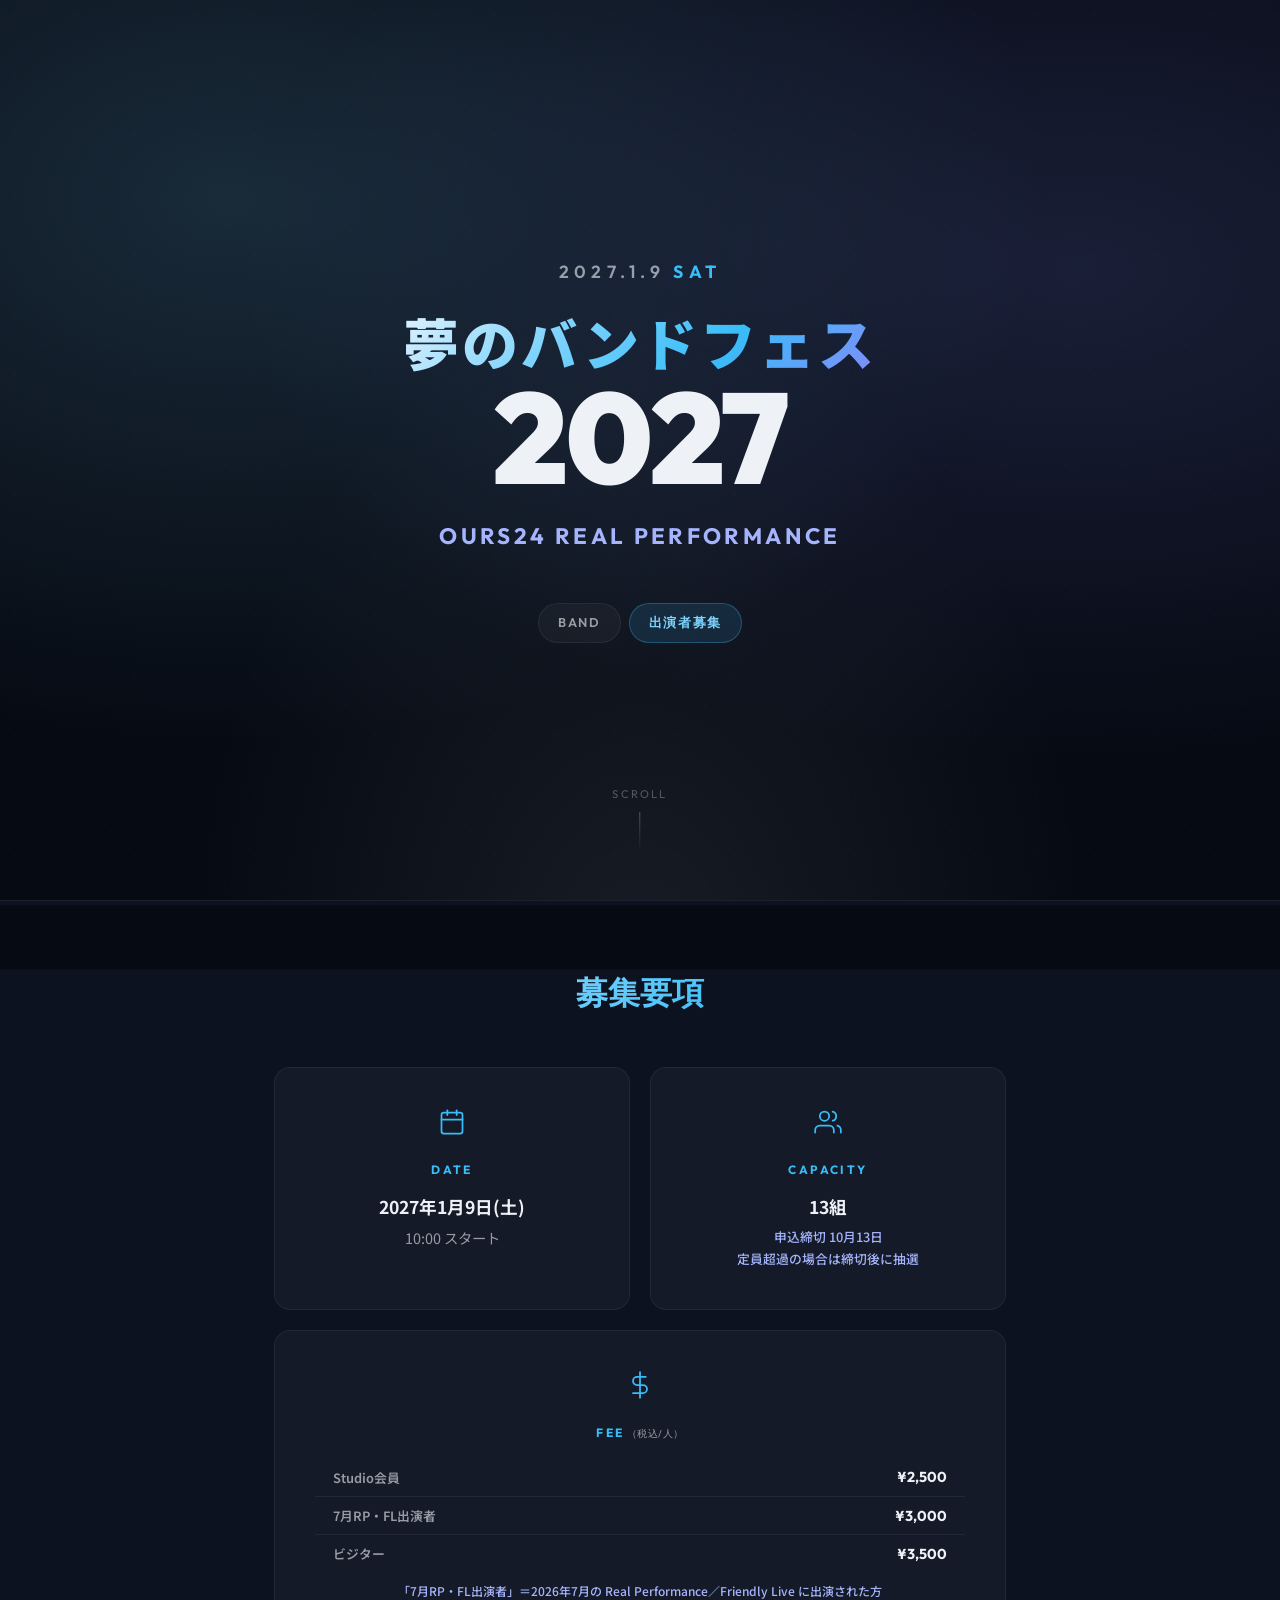
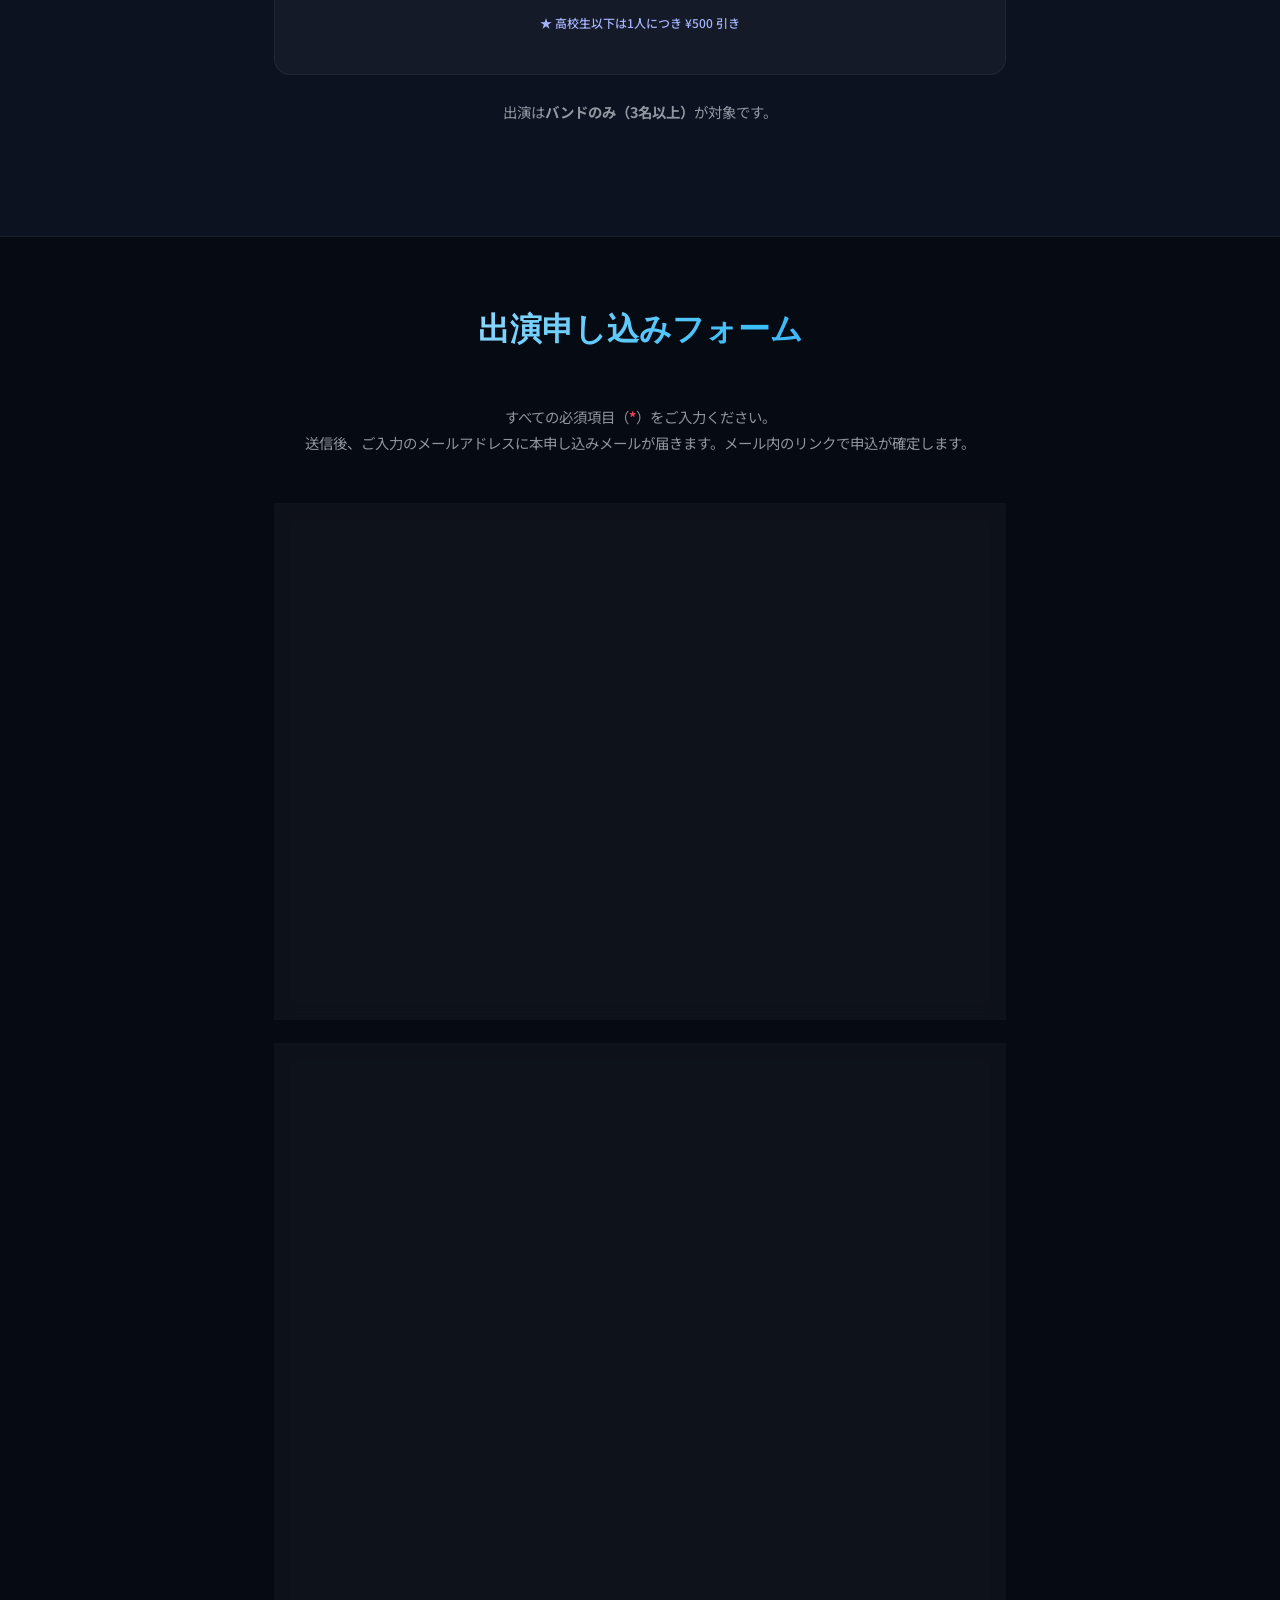
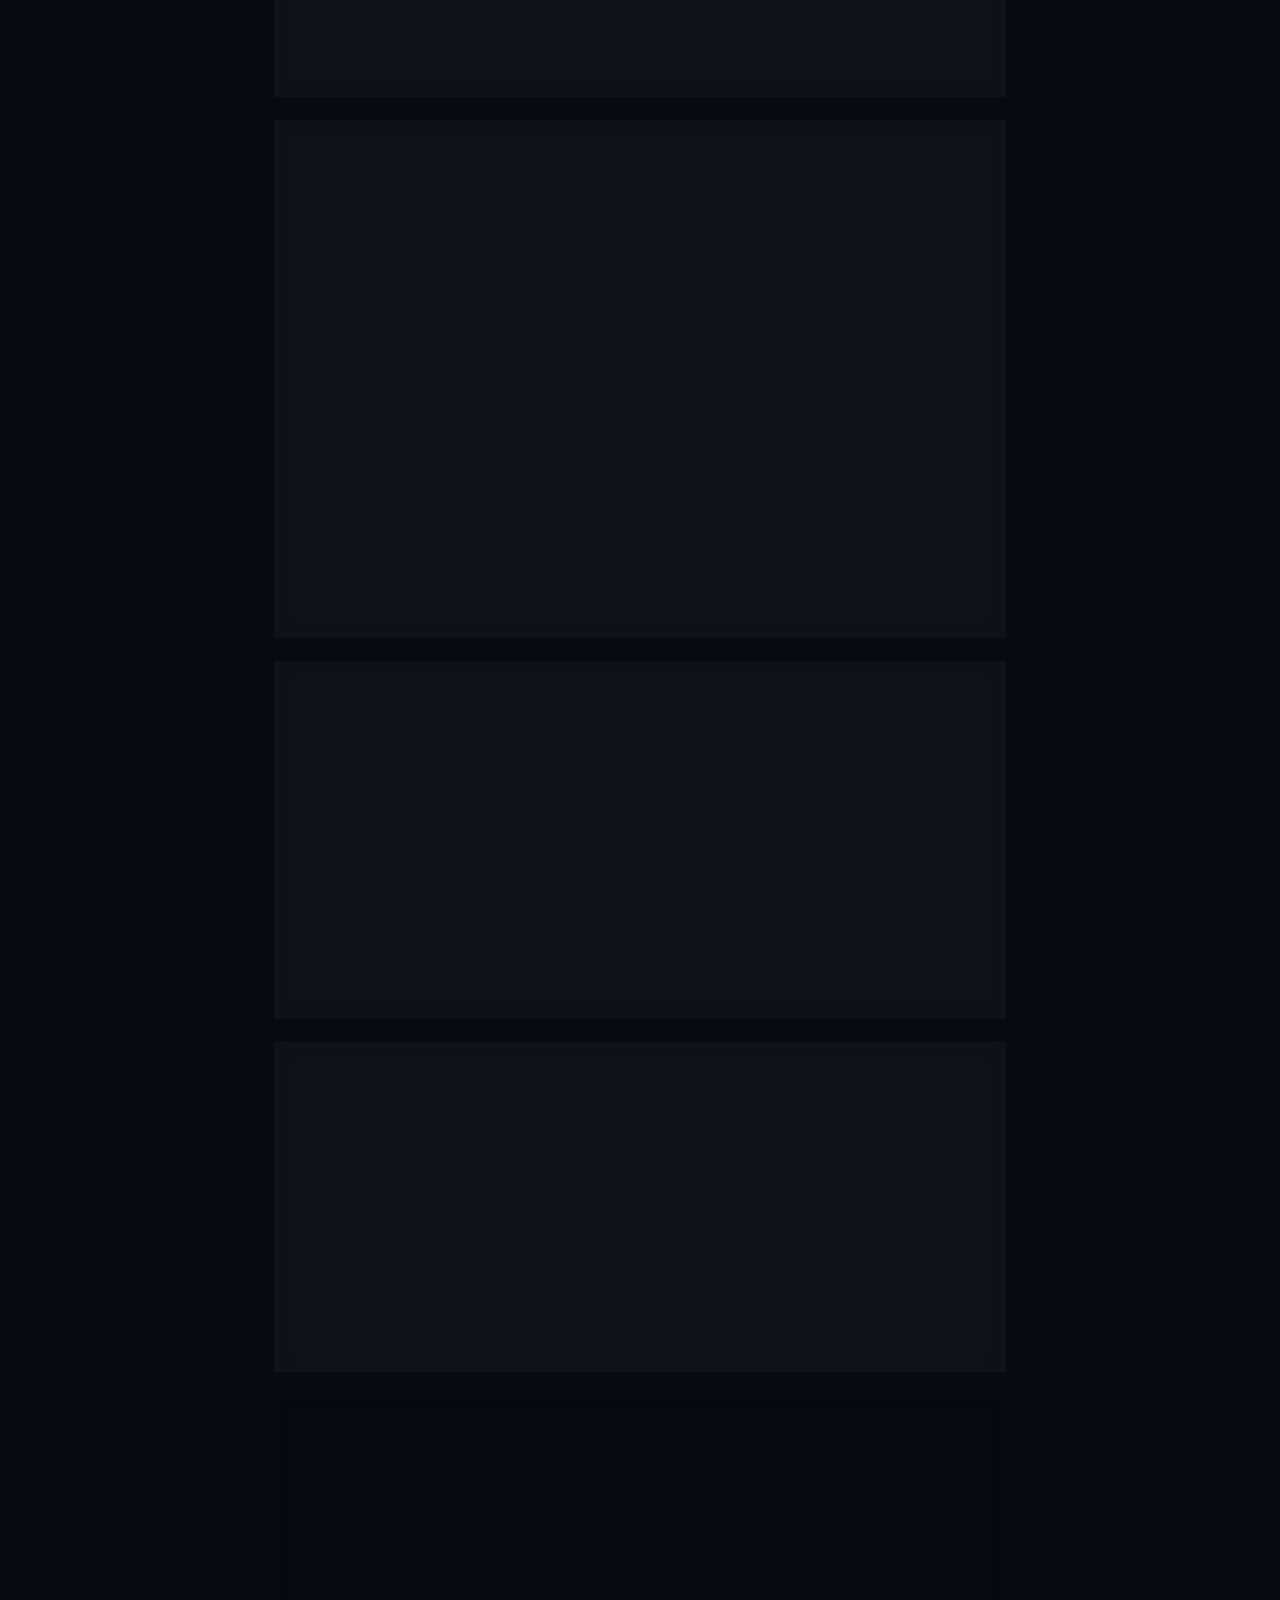
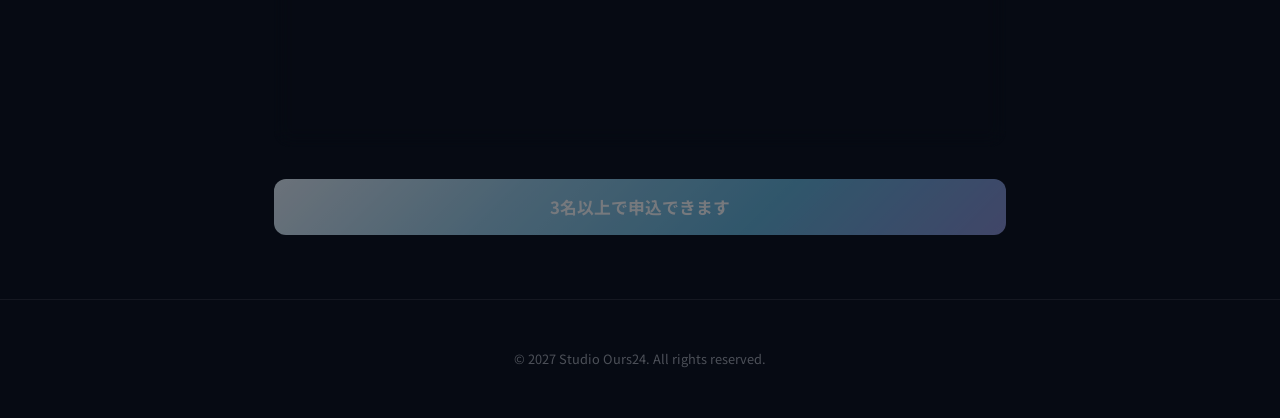
<file: real-performance.html>
<!DOCTYPE html>
<html lang="ja">
<head>
<meta charset="UTF-8">
<meta name="viewport" content="width=device-width, initial-scale=1.0">
<title>夢のバンドフェス2027 Ours24 Real Performance - 出演者募集</title>
<meta name="description" content="夢のバンドフェス2027 Ours24 Real Performance 出演者募集フォーム。2027年1月9日(土)開催。バンド募集（3名以上）。申込締切10月13日。">
<link rel="preconnect" href="https://fonts.googleapis.com">
<link rel="preconnect" href="https://fonts.gstatic.com" crossorigin>
<link href="https://fonts.googleapis.com/css2?family=Noto+Sans+JP:wght@400;500;700;900&family=Outfit:wght@600;700;800;900&display=swap" rel="stylesheet">
<link rel="stylesheet" href="style.css">
<style>
/* ===== 冬テーマ上書き（このページのみ） ===== */
:root{
  --accent-primary:#38bdf8;
  --accent-primary-glow:rgba(56,189,248,0.28);
  --accent-secondary:#a5b4fc;
  --accent-gradient:linear-gradient(135deg,#e0f2fe,#7dd3fc,#38bdf8,#818cf8);
  --accent-gradient-cool:linear-gradient(135deg,#e0f2fe,#7dd3fc,#38bdf8);
  --bg-primary:#060a13;
}
.hero-bg{background:
  radial-gradient(ellipse at 18% 22%,rgba(125,211,252,0.16),transparent 55%),
  radial-gradient(ellipse at 84% 30%,rgba(129,140,248,0.16),transparent 55%),
  radial-gradient(ellipse at 50% 110%,rgba(224,242,254,0.08),transparent 50%),
  var(--bg-primary) !important;}
.badge-accent{background:rgba(56,189,248,0.12) !important;border-color:rgba(56,189,248,0.30) !important;color:#7dd3fc !important;}
.radio-pill input:checked + span{background:rgba(56,189,248,0.14) !important;border-color:var(--accent-primary) !important;color:#7dd3fc !important;}
.price-sub{color:#93c5fd;}
.price-count{color:var(--text-secondary);}
/* ===== 募集要項レイアウト整列 ===== */
.info-grid{grid-template-columns:1fr 1fr;gap:1.25rem;align-items:stretch;}
.info-card{display:flex;flex-direction:column;}
.info-card--fee{grid-column:1 / -1;}
.fee-matrix{margin:0.25rem auto 0;}
.fee-matrix td{padding:0.4rem 1.1rem;text-align:center;}
.fee-matrix .fee-row-label{text-align:left;}
.fee-matrix td:last-child{text-align:right;font-weight:700;}
@media(max-width:640px){ .info-grid{grid-template-columns:1fr;} }
/* 区分ごとの人数入力 */
.count-row{display:flex;align-items:center;justify-content:space-between;gap:1rem;padding:0.6rem 0;border-bottom:1px solid var(--bg-card-border);}
.count-row:last-child{border-bottom:none;}
.count-row .cr-label{font-weight:700;color:var(--text-primary);}
.count-row .cr-label small{display:block;font-weight:500;font-size:0.8rem;color:var(--text-secondary);}
.count-row input{width:5.5rem;flex:none;}
/* ジャンル その他入力 */
#genreOtherWrap{margin-top:0.75rem;}
/* 確認画面 */
.confirm-list{text-align:left;margin:1.25rem 0;border-top:1px solid var(--bg-card-border);}
.confirm-list div{display:flex;gap:1rem;padding:0.6rem 0;border-bottom:1px solid var(--bg-card-border);font-size:0.92rem;}
.confirm-list dt{flex:0 0 7.5rem;color:var(--text-secondary);}
.confirm-list dd{flex:1;margin:0;color:var(--text-primary);word-break:break-word;white-space:pre-wrap;}
.confirm-total{font-size:1.4rem;font-weight:900;color:#7dd3fc;}
.confirm-actions{display:flex;gap:0.75rem;margin-top:1rem;}
.confirm-actions{align-items:stretch;}
.confirm-actions button{flex:1;margin:0 !important;min-height:3.4rem;}
.btn-back{padding:1rem;border-radius:12px;border:1px solid var(--bg-card-border);background:transparent;color:var(--text-primary);font-weight:700;font-size:1rem;cursor:pointer;}
.overlay-content.confirm-box{max-height:88vh;overflow-y:auto;}
/* 人数ステッパー */
.count-row .stepper{display:flex;align-items:center;gap:0.4rem;flex:none;}
.step-btn{width:2.6rem;height:2.6rem;border-radius:50%;border:1px solid rgba(56,189,248,0.4);background:rgba(56,189,248,0.08);color:#7dd3fc;font-size:1.3rem;font-weight:800;line-height:1;cursor:pointer;display:flex;align-items:center;justify-content:center;touch-action:manipulation;}
.step-btn:active{background:rgba(56,189,248,0.25);}
.count-row .stepper input{width:3.4rem;text-align:center;padding-left:0.3rem;padding-right:0.3rem;-moz-appearance:textfield;}
.count-row .stepper input::-webkit-outer-spin-button,.count-row .stepper input::-webkit-inner-spin-button{-webkit-appearance:none;margin:0;}
.head-status{margin-top:0.9rem;padding:0.75rem 1rem;border-radius:10px;font-weight:700;font-size:0.95rem;}
.head-status.ng{background:rgba(244,63,94,0.10);border:1px solid rgba(244,63,94,0.35);color:#fda4af;}
.head-status.ok{background:rgba(56,189,248,0.10);border:1px solid rgba(56,189,248,0.35);color:#7dd3fc;}
.btn-submit:disabled{opacity:0.45;cursor:not-allowed;filter:grayscale(0.4);}
/* 合計の固定バー */
.sticky-total{position:fixed;left:0;right:0;bottom:0;z-index:60;background:rgba(6,10,19,0.92);backdrop-filter:blur(10px);-webkit-backdrop-filter:blur(10px);border-top:1px solid rgba(56,189,248,0.25);padding:0.75rem 1.25rem calc(0.75rem + env(safe-area-inset-bottom));display:flex;align-items:center;justify-content:space-between;gap:1rem;transform:translateY(110%);transition:transform .25s ease;}
.sticky-total.show{transform:translateY(0);}
.sticky-total .st-left{font-size:0.85rem;color:var(--text-secondary);}
.sticky-total .st-left b{color:var(--text-primary);font-size:1rem;}
.sticky-total .st-left .st-warn{color:#fda4af;font-weight:700;}
.sticky-total .st-price{font-size:1.4rem;font-weight:900;color:#7dd3fc;}
body.has-sticky .footer{padding-bottom:5.5rem;}
.area-row{display:flex;gap:0.6rem;flex-wrap:wrap;}
.area-row select{flex:0 0 11rem;}
.area-row input{flex:1;min-width:10rem;}
.overlay-warn{margin:1rem 0 1.25rem;padding:0.9rem 1rem;border-radius:10px;background:rgba(244,63,94,0.12);border:1px solid rgba(244,63,94,0.45);color:#fb7185 !important;font-weight:900;font-size:1.1rem;line-height:1.6;}
.overlay-warn span{font-weight:700;font-size:0.9rem;color:#fecdd3 !important;}
</style>
</head>
<body>

  <!-- ===== HERO ===== -->
  <header class="hero" id="hero">
    <div class="hero-bg"></div>
    <div class="hero-content">
      <p class="hero-date">2027.1.9 <span class="hero-date-sep">SAT</span></p>
      <h1 class="hero-title">
        <span class="hero-title-jp">夢のバンドフェス</span>
        <span class="hero-title-year">2027</span>
      </h1>
      <p class="hero-subtitle">Ours24 Real Performance</p>
      <div class="hero-badges">
        <span class="badge">BAND</span>
        <span class="badge badge-accent">出演者募集</span>
      </div>
    </div>
    <div class="hero-scroll"><span>SCROLL</span><div class="hero-scroll-line"></div></div>
  </header>

  <!-- ===== EVENT INFO ===== -->
  <section class="event-info" id="event-info">
    <div class="container">
      <h2 class="section-title">募集要項</h2>
      <div class="info-grid">
        <div class="info-card">
          <div class="info-card-icon"><svg width="28" height="28" viewBox="0 0 24 24" fill="none" stroke="currentColor" stroke-width="1.5" stroke-linecap="round" stroke-linejoin="round"><rect x="3" y="4" width="18" height="18" rx="2" ry="2"/><line x1="16" y1="2" x2="16" y2="6"/><line x1="8" y1="2" x2="8" y2="6"/><line x1="3" y1="10" x2="21" y2="10"/></svg></div>
          <h3>DATE</h3>
          <p class="info-main">2027年1月9日(土)</p>
          <p class="info-sub">10:00 スタート</p>
        </div>
        <div class="info-card">
          <div class="info-card-icon"><svg width="28" height="28" viewBox="0 0 24 24" fill="none" stroke="currentColor" stroke-width="1.5" stroke-linecap="round" stroke-linejoin="round"><path d="M17 21v-2a4 4 0 0 0-4-4H5a4 4 0 0 0-4 4v2"/><circle cx="9" cy="7" r="4"/><path d="M23 21v-2a4 4 0 0 0-3-3.87"/><path d="M16 3.13a4 4 0 0 1 0 7.75"/></svg></div>
          <h3>CAPACITY</h3>
          <p class="info-main">13組</p>
          <p class="info-sub note">申込締切 10月13日<br>定員超過の場合は締切後に抽選</p>
        </div>
        <div class="info-card info-card--fee">
          <div class="info-card-icon"><svg width="28" height="28" viewBox="0 0 24 24" fill="none" stroke="currentColor" stroke-width="1.5" stroke-linecap="round" stroke-linejoin="round"><line x1="12" y1="1" x2="12" y2="23"/><path d="M17 5H9.5a3.5 3.5 0 0 0 0 7h5a3.5 3.5 0 0 1 0 7H6"/></svg></div>
          <h3>FEE<small class="fee-unit">（税込/人）</small></h3>
          <table class="fee-matrix"><tbody>
            <tr><td class="fee-row-label">Studio会員</td><td>¥2,500</td></tr>
            <tr><td class="fee-row-label">7月RP・FL出演者</td><td>¥3,000</td></tr>
            <tr><td class="fee-row-label">ビジター</td><td>¥3,500</td></tr>
          </tbody></table>
          <p class="fee-note" style="margin-top:0.5rem;">「7月RP・FL出演者」＝2026年7月の Real Performance／Friendly Live に出演された方</p>
          <p class="fee-note">★ 高校生以下は1人につき ¥500 引き</p>
        </div>
      </div>
      <p class="form-note" style="margin-top:1.5rem;">出演は<strong>バンドのみ（3名以上）</strong>が対象です。</p>
    </div>
  </section>

  <!-- ===== APPLICATION FORM ===== -->
  <section class="form-section" id="application">
    <div class="container">
      <h2 class="section-title">出演申し込みフォーム</h2>
      <p class="form-note">すべての必須項目（<span class="required-mark">*</span>）をご入力ください。<br>送信後、ご入力のメールアドレスに本申し込みメールが届きます。メール内のリンクで申込が確定します。</p>

      <form id="rpForm" novalidate>

        <!-- 01 グループ情報 -->
        <div class="form-card">
          <div class="form-card-header"><span class="form-card-number">01</span><h3>グループ情報</h3></div>
          <div class="form-group">
            <label class="form-label" for="groupName">バンド名 <span class="required-mark">*</span></label>
            <input type="text" id="groupName" name="groupName" class="form-input" placeholder="例: The Rockers" required>
            <p class="error-message" id="error-groupName"></p>
          </div>
          <div class="form-group">
            <label class="form-label">ジャンル <span class="required-mark">*</span></label>
            <div class="radio-group" id="genreGroup">
              <label class="radio-pill"><input type="radio" name="genre" value="ジャズ"><span>ジャズ</span></label>
              <label class="radio-pill"><input type="radio" name="genre" value="ポップス"><span>ポップス</span></label>
              <label class="radio-pill"><input type="radio" name="genre" value="ロック"><span>ロック</span></label>
              <label class="radio-pill"><input type="radio" name="genre" value="ハワイアン"><span>ハワイアン</span></label>
              <label class="radio-pill"><input type="radio" name="genre" value="その他"><span>その他</span></label>
            </div>
            <div id="genreOtherWrap" style="display:none;">
              <input type="text" id="genreOther" class="form-input" placeholder="ジャンルを入力（例: アニソン、ブルース など）">
            </div>
            <p class="error-message" id="error-genre"></p>
          </div>
          <div class="form-group">
            <label class="form-label">メインの活動エリア <span class="required-mark">*</span></label>
            <p class="form-hint">バンドが主に活動している（練習している）場所の都道府県と市区町村を入れてください。</p>
            <div class="area-row">
              <select id="pref" class="form-input">
                <option value="">都道府県を選択</option>
                <option value="埼玉県">埼玉県</option>
                <option value="東京都">東京都</option>
                <option value="北海道">北海道</option>
                <option value="青森県">青森県</option>
                <option value="岩手県">岩手県</option>
                <option value="宮城県">宮城県</option>
                <option value="秋田県">秋田県</option>
                <option value="山形県">山形県</option>
                <option value="福島県">福島県</option>
                <option value="茨城県">茨城県</option>
                <option value="栃木県">栃木県</option>
                <option value="群馬県">群馬県</option>
                <option value="千葉県">千葉県</option>
                <option value="神奈川県">神奈川県</option>
                <option value="新潟県">新潟県</option>
                <option value="富山県">富山県</option>
                <option value="石川県">石川県</option>
                <option value="福井県">福井県</option>
                <option value="山梨県">山梨県</option>
                <option value="長野県">長野県</option>
                <option value="岐阜県">岐阜県</option>
                <option value="静岡県">静岡県</option>
                <option value="愛知県">愛知県</option>
                <option value="三重県">三重県</option>
                <option value="滋賀県">滋賀県</option>
                <option value="京都府">京都府</option>
                <option value="大阪府">大阪府</option>
                <option value="兵庫県">兵庫県</option>
                <option value="奈良県">奈良県</option>
                <option value="和歌山県">和歌山県</option>
                <option value="鳥取県">鳥取県</option>
                <option value="島根県">島根県</option>
                <option value="岡山県">岡山県</option>
                <option value="広島県">広島県</option>
                <option value="山口県">山口県</option>
                <option value="徳島県">徳島県</option>
                <option value="香川県">香川県</option>
                <option value="愛媛県">愛媛県</option>
                <option value="高知県">高知県</option>
                <option value="福岡県">福岡県</option>
                <option value="佐賀県">佐賀県</option>
                <option value="長崎県">長崎県</option>
                <option value="熊本県">熊本県</option>
                <option value="大分県">大分県</option>
                <option value="宮崎県">宮崎県</option>
                <option value="鹿児島県">鹿児島県</option>
                <option value="沖縄県">沖縄県</option>
              </select>
              <input type="text" id="city" class="form-input" placeholder="市区町村（例: 入間市、江東区）">
            </div>
            <p class="error-message" id="error-area"></p>
          </div>
        </div>

        <!-- 02 参加費（区分ごとの人数） -->
        <div class="form-card">
          <div class="form-card-header"><span class="form-card-number">02</span><h3>参加人数（区分ごと）</h3></div>
          <div class="form-group">
            <label class="form-label">区分ごとの人数 <span class="required-mark">*</span></label>
            <p class="form-hint">バンド内で区分が違ってもOK。＋／−で人数を入れてください。<strong>合計3名以上</strong>で申し込めます。</p>
            <div class="count-row">
              <span class="cr-label">Studio会員 <small>¥2,500/人</small></span>
              <div class="stepper">
                <button type="button" class="step-btn" data-target="cMember" data-delta="-1" aria-label="Studio会員を減らす">−</button>
                <input type="number" id="cMember" class="form-input" min="0" max="30" value="0" inputmode="numeric">
                <button type="button" class="step-btn" data-target="cMember" data-delta="1" aria-label="Studio会員を増やす">＋</button>
              </div>
            </div>
            <div class="count-row">
              <span class="cr-label">7月RP・FL出演者 <small>¥3,000/人</small></span>
              <div class="stepper">
                <button type="button" class="step-btn" data-target="cPast" data-delta="-1" aria-label="7月RP・FL出演者を減らす">−</button>
                <input type="number" id="cPast" class="form-input" min="0" max="30" value="0" inputmode="numeric">
                <button type="button" class="step-btn" data-target="cPast" data-delta="1" aria-label="7月RP・FL出演者を増やす">＋</button>
              </div>
            </div>
            <div class="count-row">
              <span class="cr-label">ビジター <small>¥3,500/人</small></span>
              <div class="stepper">
                <button type="button" class="step-btn" data-target="cVisitor" data-delta="-1" aria-label="ビジターを減らす">−</button>
                <input type="number" id="cVisitor" class="form-input" min="0" max="30" value="0" inputmode="numeric">
                <button type="button" class="step-btn" data-target="cVisitor" data-delta="1" aria-label="ビジターを増やす">＋</button>
              </div>
            </div>
            <div class="head-status ng" id="headStatus">合計 0名 ― あと3名で申込できます</div>
            <p class="error-message" id="error-counts"></p>
          </div>
          <div class="form-group">
            <label class="form-label">うち高校生以下の人数（1人につき ¥500 引き）</label>
            <div class="count-row" style="border-bottom:none;">
              <span class="cr-label">高校生以下 <small>いない場合は0のまま</small></span>
              <div class="stepper">
                <button type="button" class="step-btn" data-target="minorCount" data-delta="-1" aria-label="高校生以下を減らす">−</button>
                <input type="number" id="minorCount" class="form-input" min="0" max="30" value="0" inputmode="numeric">
                <button type="button" class="step-btn" data-target="minorCount" data-delta="1" aria-label="高校生以下を増やす">＋</button>
              </div>
            </div>
            <p class="error-message" id="error-minorCount"></p>
          </div>
        </div>

        <!-- 03 代表者情報 -->
        <div class="form-card">
          <div class="form-card-header"><span class="form-card-number">03</span><h3>代表者情報</h3></div>
          <div class="form-group">
            <label class="form-label" for="representativeName">代表者氏名 <span class="required-mark">*</span></label>
            <input type="text" id="representativeName" name="representativeName" class="form-input" placeholder="例: 山田 太郎" required>
            <p class="error-message" id="error-representativeName"></p>
          </div>
          <div class="form-group">
            <label class="form-label" for="email">代表者メールアドレス <span class="required-mark">*</span></label>
            <input type="email" id="email" name="email" class="form-input" placeholder="例: example@email.com" required>
            <p class="form-hint">※ 本申し込みメールをお送りします。有効なメールアドレスをご入力ください。</p>
            <p class="error-message" id="error-email"></p>
          </div>
          <div class="form-group">
            <label class="form-label" for="phone">代表者電話番号 <span class="required-mark">*</span></label>
            <input type="tel" id="phone" name="phone" class="form-input" placeholder="例: 090-1234-5678" required>
            <p class="error-message" id="error-phone"></p>
          </div>
        </div>

        <!-- 04 出演希望 -->
        <div class="form-card">
          <div class="form-card-header"><span class="form-card-number">04</span><h3>出演希望</h3></div>
          <div class="form-group">
            <label class="form-label">希望出演時間帯（第1希望） <span class="required-mark">*</span></label>
            <div class="radio-group" id="preferredTimeSlot1">
              <label class="radio-pill" for="slot1-morning"><input type="radio" id="slot1-morning" name="preferredTimeSlot1" value="午前中" required><span>午前中</span></label>
              <label class="radio-pill" for="slot1-afternoon"><input type="radio" id="slot1-afternoon" name="preferredTimeSlot1" value="昼〜夕方"><span>昼〜夕方</span></label>
              <label class="radio-pill" for="slot1-evening"><input type="radio" id="slot1-evening" name="preferredTimeSlot1" value="夕方〜夜"><span>夕方〜夜</span></label>
              <label class="radio-pill" for="slot1-any"><input type="radio" id="slot1-any" name="preferredTimeSlot1" value="いつでも可"><span>いつでも可</span></label>
            </div>
            <p class="error-message" id="error-preferredTimeSlot1"></p>
          </div>
          <div class="form-group">
            <label class="form-label">希望出演時間帯（第2希望）</label>
            <div class="radio-group" id="preferredTimeSlot2">
              <label class="radio-pill" for="slot2-morning"><input type="radio" id="slot2-morning" name="preferredTimeSlot2" value="午前中"><span>午前中</span></label>
              <label class="radio-pill" for="slot2-afternoon"><input type="radio" id="slot2-afternoon" name="preferredTimeSlot2" value="昼〜夕方"><span>昼〜夕方</span></label>
              <label class="radio-pill" for="slot2-evening"><input type="radio" id="slot2-evening" name="preferredTimeSlot2" value="夕方〜夜"><span>夕方〜夜</span></label>
              <label class="radio-pill" for="slot2-any"><input type="radio" id="slot2-any" name="preferredTimeSlot2" value="いつでも可"><span>いつでも可</span></label>
            </div>
          </div>
        </div>

        <!-- 05 その他 -->
        <div class="form-card">
          <div class="form-card-header"><span class="form-card-number">05</span><h3>その他</h3></div>
          <div class="form-group">
            <label class="form-label" for="remarks">備考</label>
            <textarea id="remarks" name="remarks" class="form-input form-textarea" rows="4" placeholder="機材の持ち込み希望、その他ご要望があればご記入ください"></textarea>
          </div>
        </div>

        <!-- 06 参加費 -->
        <div class="form-card form-card--price" id="section-price">
          <div class="form-card-header"><span class="form-card-number">¥</span><h3>参加費（税込）</h3></div>
          <div class="price-display">
            <div class="price-breakdown" id="priceBreakdown">
              <p class="price-line" id="priceLine">区分ごとの人数を入力すると自動計算されます</p>
            </div>
            <div class="price-total">
              <span class="price-total-label">合計</span>
              <span class="price-total-amount" id="priceTotal">—</span>
            </div>
          </div>
        </div>

        <button type="submit" class="btn-submit" id="submitBtn">
          <span class="btn-submit-text">申し込みを送信する</span>
          <span class="btn-submit-loading" style="display:none;"><span class="spinner"></span>送信中...</span>
        </button>
      </form>
    </div>
  </section>

  <!-- ===== COMPLETION OVERLAY ===== -->
  <div class="overlay" id="completionOverlay" style="display:none;">
    <div class="overlay-content">
      <div class="overlay-icon"><svg width="48" height="48" viewBox="0 0 24 24" fill="none" stroke="currentColor" stroke-width="1.5" stroke-linecap="round" stroke-linejoin="round"><path d="M4 4h16c1.1 0 2 .9 2 2v12c0 1.1-.9 2-2 2H4c-1.1 0-2-.9-2-2V6c0-1.1.9-2 2-2z"/><polyline points="22,6 12,13 2,6"/></svg></div>
      <h2>本申し込みメールを送信しました</h2>
      <p class="overlay-warn">⚠ まだお申し込みは確定していません<br><span>メール内の確認リンクを押すと確定します</span></p>
      <p class="overlay-email" id="completionEmail"></p>
      <p>上記のメールアドレスに本申し込みメールをお送りしました。</p>
      <p>メール内のリンクをクリックして、お申し込みを確定してください。</p>
      <div class="overlay-notice">
        <p>確認リンクの有効期限は <strong>48時間</strong> です。</p>
        <p>メールが届かない場合は、迷惑メールフォルダをご確認ください。</p>
      </div>
      <p class="overlay-receipt" id="completionReceiptWrap" style="display:none;">受付番号: <strong id="completionReceipt"></strong></p>
    </div>
  </div>

  <!-- ===== STICKY TOTAL ===== -->
  <div class="sticky-total" id="stickyTotal" aria-live="polite">
    <div class="st-left" id="stLeft">合計 <b>0名</b> <span class="st-warn">／3名以上で申込できます</span></div>
    <div class="st-price" id="stPrice">—</div>
  </div>

  <!-- ===== CONFIRM OVERLAY ===== -->
  <div class="overlay" id="confirmOverlay" style="display:none;">
    <div class="overlay-content confirm-box">
      <h2>入力内容の確認</h2>
      <p>以下の内容で送信します。よろしければ「この内容で送信」を押してください。</p>
      <dl class="confirm-list" id="confirmList"></dl>
      <div class="confirm-actions">
        <button type="button" class="btn-back" id="confirmBack">修正する</button>
        <button type="button" class="btn-submit" id="confirmSend"><span class="btn-submit-text">この内容で送信</span><span class="btn-submit-loading" style="display:none;"><span class="spinner"></span>送信中...</span></button>
      </div>
    </div>
  </div>

  <footer class="footer"><div class="container"><p>&copy; 2027 Studio Ours24. All rights reserved.</p></div></footer>

<script>
(function(){
  const GAS_URL = 'https://script.google.com/macros/s/AKfycbySXR6ThrZVRaBEBClEXRF7SXIwOlahXql8AsMD4lOvs736n6xWdZFhPIvBDitlHKQZ/exec';
  const P = { member:2500, past:3000, visitor:3500 };
  const $ = (id)=>document.getElementById(id);
  const yen = (n)=>'¥'+Number(n).toLocaleString();
  const intv = (id)=>{ const v=parseInt($(id).value,10); return isNaN(v)||v<0?0:v; };

  function calc(){
    const m=intv('cMember'), j=intv('cPast'), v=intv('cVisitor'), h=intv('minorCount');
    const total=m+j+v;
    const bd=$('priceBreakdown'), tot=$('priceTotal');
    if(total<=0){ bd.innerHTML='<p class="price-line" id="priceLine">区分ごとの人数を入力すると自動計算されます</p>'; tot.textContent='—'; return {total:0,price:0}; }
    let html=''; 
    if(m>0) html+='<p class="price-line">Studio会員 '+yen(P.member)+' × '+m+'名 = '+yen(P.member*m)+'</p>';
    if(j>0) html+='<p class="price-line">7月RP・FL出演者 '+yen(P.past)+' × '+j+'名 = '+yen(P.past*j)+'</p>';
    if(v>0) html+='<p class="price-line">ビジター '+yen(P.visitor)+' × '+v+'名 = '+yen(P.visitor*v)+'</p>';
    const hh=Math.min(h,total);
    const disc=500*hh;
    if(hh>0) html+='<p class="price-line price-sub">高校生以下 '+hh+'名 − '+yen(500)+' × '+hh+'名 = −'+yen(disc)+'</p>';
    html+='<p class="price-line price-count">合計人数 '+total+'名</p>';
    bd.innerHTML=html;
    const price=Math.max(P.member*m+P.past*j+P.visitor*v-disc,0);
    tot.textContent=yen(price);
    return {total:total, price:price, m:m, j:j, v:v, minors:hh};
  }
  function refreshUI(){
    const c=calc();
    const t=c.total||0;
    const st=$('headStatus'), btn=$('submitBtn'), btxt=btn.querySelector('.btn-submit-text');
    $('minorCount').max=t;
    if(t>=3){
      st.className='head-status ok'; st.textContent='合計 '+t+'名 ✓ 申込できます';
      btn.disabled=false; btxt.textContent='申し込みを送信する';
      $('stLeft').innerHTML='合計 <b>'+t+'名</b>';
    }else{
      st.className='head-status ng'; st.textContent='合計 '+t+'名 ― あと'+(3-t)+'名で申込できます';
      btn.disabled=true; btxt.textContent='3名以上で申込できます';
      $('stLeft').innerHTML='合計 <b>'+t+'名</b> <span class="st-warn">／3名以上で申込できます</span>';
    }
    $('stPrice').textContent=t>0?yen(c.price):'—';
  }
  ['change','input'].forEach(ev=>{ ['cMember','cPast','cVisitor','minorCount'].forEach(id=>$(id).addEventListener(ev,refreshUI)); });
  document.querySelectorAll('.step-btn').forEach(b=>b.addEventListener('click',()=>{
    const el=$(b.dataset.target);
    let v=(parseInt(el.value,10)||0)+parseInt(b.dataset.delta,10);
    const max=parseInt(el.max,10); if(!isNaN(max)) v=Math.min(v,max);
    el.value=Math.max(0,v);
    refreshUI();
  }));
  refreshUI();
  (function(){
    const bar=$('stickyTotal'), sec=$('application');
    if(!('IntersectionObserver' in window)){ bar.classList.add('show'); document.body.classList.add('has-sticky'); return; }
    new IntersectionObserver(es=>{ es.forEach(e=>{ bar.classList.toggle('show',e.isIntersecting); document.body.classList.toggle('has-sticky',e.isIntersecting); }); },{threshold:0.05}).observe(sec);
  })();

  function setErr(id,msg){ const e=$('error-'+id); if(e){ e.textContent=msg||''; } }
  function clearErrs(){ document.querySelectorAll('.error-message').forEach(e=>e.textContent=''); }
  function req(id,msg,first){ const v=($(id).value||'').trim(); if(!v){ setErr(id,msg); return null; } return v; }

  function validate(){
    clearErrs(); let ok=true; let first=null;
    if(!($('groupName').value||'').trim()){ setErr('groupName','バンド名を入力してください'); ok=false; first=first||$('groupName'); }
    const g=getGenre();
    if(g===null){ setErr('genre','ジャンルを選択してください'); ok=false; first=first||$('genreGroup'); }
    else if(g===''){ setErr('genre','「その他」のジャンルを入力してください'); ok=false; first=first||$('genreOther'); }
    if(!$('pref').value || !($('city').value||'').trim()){ setErr('area','都道府県と市区町村を入力してください'); ok=false; first=first||$('pref'); }
    const m=intv('cMember'), j=intv('cPast'), v=intv('cVisitor'), h=intv('minorCount');
    const total=m+j+v;
    if(total<3){ setErr('counts','区分ごとの人数を入力してください（合計3名以上）'); ok=false; first=first||$('cMember'); }
    if(h>total){ setErr('minorCount','高校生以下の人数が合計人数を超えています'); ok=false; first=first||$('minorCount'); }
    if(!($('representativeName').value||'').trim()){ setErr('representativeName','代表者氏名を入力してください'); ok=false; first=first||$('representativeName'); }
    const email=($('email').value||'').trim();
    if(!email){ setErr('email','メールアドレスを入力してください'); ok=false; first=first||$('email'); }
    else if(!/^[^\s@]+@[^\s@]+\.[^\s@]+$/.test(email)){ setErr('email','メールアドレスの形式が正しくありません'); ok=false; first=first||$('email'); }
    if(!($('phone').value||'').trim()){ setErr('phone','電話番号を入力してください'); ok=false; first=first||$('phone'); }
    if(!document.querySelector('input[name="preferredTimeSlot1"]:checked')){ setErr('preferredTimeSlot1','第1希望を選択してください'); ok=false; }
    if(first){ first.scrollIntoView({behavior:'smooth',block:'center'}); }
    return ok;
  }

  function getGenre(){
    const el=document.querySelector('input[name="genre"]:checked');
    if(!el) return null;
    if(el.value==='その他') return ($('genreOther').value||'').trim();
    return el.value;
  }
  document.querySelectorAll('input[name="genre"]').forEach(el=>el.addEventListener('change',()=>{
    const other=document.querySelector('input[name="genre"]:checked').value==='その他';
    $('genreOtherWrap').style.display=other?'block':'none';
    if(other) $('genreOther').focus();
  }));

  function esc(t){ return String(t).replace(/[&<>"']/g,c=>({'&':'&amp;','<':'&lt;','>':'&gt;','"':'&quot;',"'":'&#39;'}[c])); }
  let pending=null;

  function buildPayload(){
    const c=calc();
    const slot2El=document.querySelector('input[name="preferredTimeSlot2"]:checked');
    return {
      formType:'Real Performance出演者募集',
      groupName:$('groupName').value.trim(),
      genre:getGenre(),
      pref:$('pref').value,
      city:$('city').value.trim(),
      memberCount:c.total,
      countMember:c.m, countPast:c.j, countVisitor:c.v,
      minorCount:c.minors,
      totalPrice:c.price,
      representativeName:$('representativeName').value.trim(),
      email:$('email').value.trim(),
      phone:$('phone').value.trim(),
      preferredTimeSlot1:document.querySelector('input[name="preferredTimeSlot1"]:checked').value,
      preferredTimeSlot2:slot2El?slot2El.value:'',
      remarks:$('remarks').value.trim()
    };
  }

  function showConfirm(p){
    const rows=[
      ['バンド名',p.groupName],
      ['ジャンル',p.genre],
      ['活動エリア',p.pref+' '+p.city],
      ['人数',p.memberCount+'名（Studio会員'+p.countMember+'／7月RP・FL出演者'+p.countPast+'／ビジター'+p.countVisitor+'）'],
      ['高校生以下',p.minorCount+'名'],
      ['代表者',p.representativeName],
      ['メール',p.email],
      ['電話',p.phone],
      ['希望時間帯',p.preferredTimeSlot1+(p.preferredTimeSlot2?'（第2: '+p.preferredTimeSlot2+'）':'')],
      ['備考',p.remarks||'—']
    ];
    let html=rows.map(r=>'<div><dt>'+esc(r[0])+'</dt><dd>'+esc(r[1])+'</dd></div>').join('');
    html+='<div><dt>参加費合計</dt><dd class="confirm-total">'+yen(p.totalPrice)+'</dd></div>';
    $('confirmList').innerHTML=html;
    $('confirmOverlay').style.display='flex';
  }

  const form=$('rpForm');
  form.addEventListener('submit', function(e){
    e.preventDefault();
    if(!validate()) return;
    pending=buildPayload();
    showConfirm(pending);
  });
  $('confirmBack').addEventListener('click',()=>{ $('confirmOverlay').style.display='none'; });

  $('confirmSend').addEventListener('click', async function(){
    if(!pending) return;
    const btn=$('confirmSend'), back=$('confirmBack');
    btn.disabled=true; back.disabled=true;
    btn.querySelector('.btn-submit-text').style.display='none';
    btn.querySelector('.btn-submit-loading').style.display='inline-flex';
    const payload=pending;
    let receipt='';
    try{
      const res=await fetch(GAS_URL,{method:'POST',headers:{'Content-Type':'text/plain;charset=utf-8'},body:JSON.stringify(payload)});
      try{ const jr=await res.json(); if(jr&&jr.receiptNumber) receipt=jr.receiptNumber; }catch(_){}
    }catch(err){
      try{ await fetch(GAS_URL,{method:'POST',mode:'no-cors',headers:{'Content-Type':'text/plain;charset=utf-8'},body:JSON.stringify(payload)}); }
      catch(err2){
        alert('送信に失敗しました。通信環境をご確認のうえ、もう一度お試しください。');
        btn.disabled=false; back.disabled=false;
        btn.querySelector('.btn-submit-text').style.display='inline';
        btn.querySelector('.btn-submit-loading').style.display='none';
        return;
      }
    }
    $('confirmOverlay').style.display='none';
    $('completionEmail').textContent=payload.email;
    if(receipt){ $('completionReceipt').textContent=receipt; $('completionReceiptWrap').style.display='block'; }
    $('completionOverlay').style.display='flex';
    window.scrollTo({top:0,behavior:'smooth'});
  });
})();
</script>
</body>
</html>
</file>
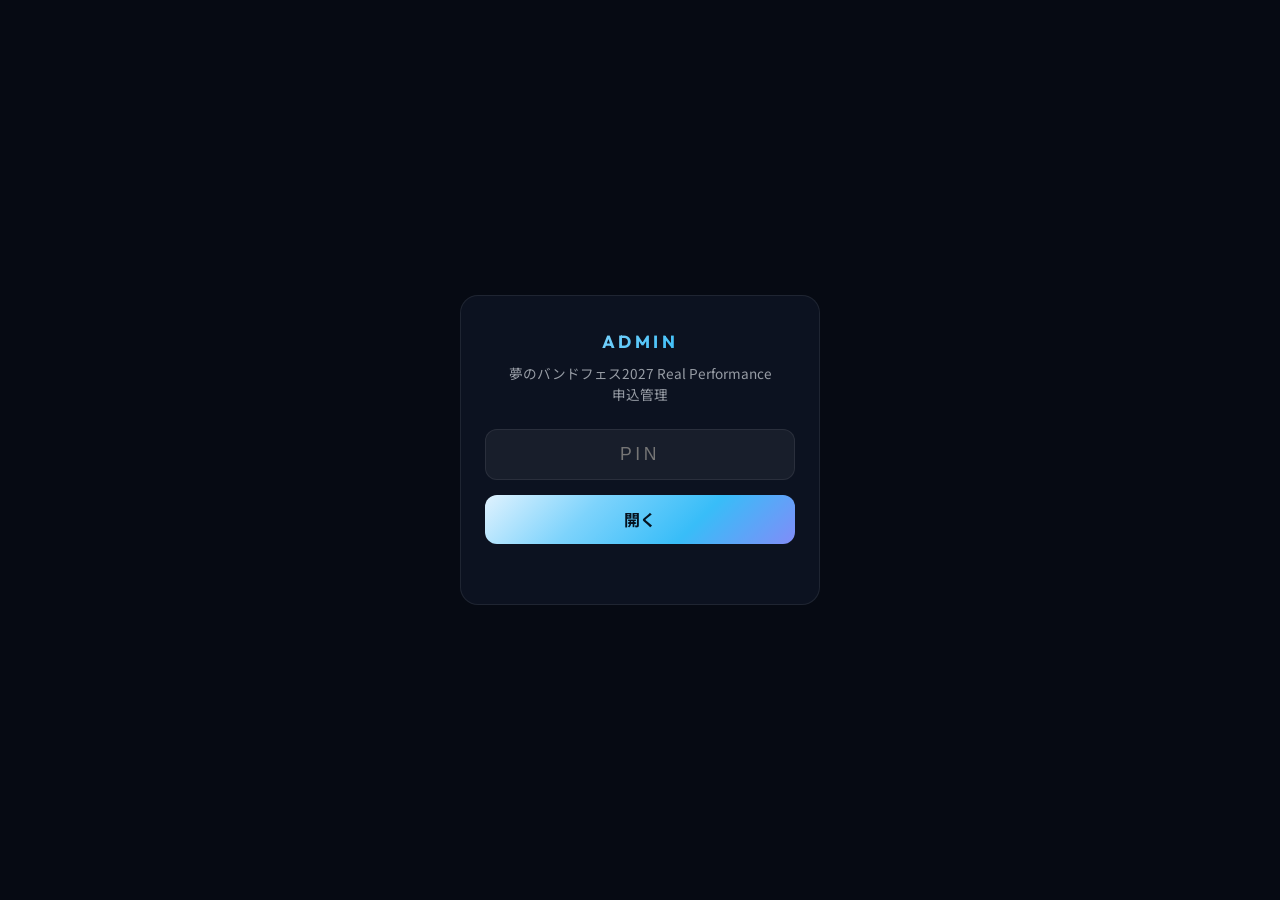
<file: rp-admin.html>
<!DOCTYPE html>
<html lang="ja">
<head>
<meta charset="UTF-8">
<meta name="viewport" content="width=device-width, initial-scale=1.0">
<meta name="robots" content="noindex,nofollow">
<title>管理 | 夢のバンドフェス2027 Real Performance</title>
<link rel="preconnect" href="https://fonts.googleapis.com"><link rel="preconnect" href="https://fonts.gstatic.com" crossorigin>
<link href="https://fonts.googleapis.com/css2?family=Noto+Sans+JP:wght@400;500;700;900&family=Outfit:wght@600;700;800&display=swap" rel="stylesheet">
<style>
:root{--bg:#060a13;--bg2:#0c1220;--card:rgba(255,255,255,0.04);--line:rgba(255,255,255,0.08);--tx:#eef2f7;--tx2:rgba(238,242,247,0.62);--tx3:rgba(238,242,247,0.36);--ac:#38bdf8;--ac2:#7dd3fc;--ok:#34d399;--ng:#fb7185;--warn:#fbbf24;--grad:linear-gradient(135deg,#e0f2fe,#7dd3fc,#38bdf8,#818cf8);}
*{box-sizing:border-box;margin:0;padding:0}
[hidden]{display:none !important}
body{font-family:'Noto Sans JP',sans-serif;background:var(--bg);color:var(--tx);line-height:1.6;min-height:100vh;}
button{font:inherit;cursor:pointer}
.wrap{max-width:1080px;margin:0 auto;padding:1.25rem}
/* login */
#login{min-height:100vh;display:flex;align-items:center;justify-content:center;padding:1.25rem}
.login-box{width:100%;max-width:360px;background:var(--bg2);border:1px solid var(--line);border-radius:18px;padding:2rem 1.5rem;text-align:center}
.login-box h1{font-family:'Outfit',sans-serif;font-size:1.1rem;letter-spacing:.2em;background:var(--grad);-webkit-background-clip:text;background-clip:text;-webkit-text-fill-color:transparent}
.login-box p{color:var(--tx2);font-size:.85rem;margin:.4rem 0 1.4rem}
.login-box input{width:100%;padding:.9rem 1rem;border-radius:12px;border:1px solid var(--line);background:rgba(255,255,255,.05);color:var(--tx);font-size:1.1rem;text-align:center;letter-spacing:.2em}
.btn{padding:.75rem 1.1rem;border-radius:12px;border:1px solid var(--line);background:rgba(255,255,255,.05);color:var(--tx);font-weight:700}
.btn-pri{background:var(--grad);color:#05121f;border:none}
.login-box .btn{width:100%;margin-top:.9rem}
.err{color:var(--ng);font-size:.85rem;margin-top:.7rem;min-height:1.2em}
/* header */
.top{display:flex;align-items:center;justify-content:space-between;gap:1rem;flex-wrap:wrap;margin-bottom:1.25rem}
.top h1{font-size:1.15rem;font-weight:900}
.top h1 small{display:block;font-family:'Outfit',sans-serif;font-size:.7rem;letter-spacing:.2em;color:var(--ac2)}
.top .acts{display:flex;gap:.5rem;flex-wrap:wrap}
.top .acts .btn{font-size:.85rem;padding:.55rem .9rem}
.upd{font-size:.75rem;color:var(--tx3);margin-top:.2rem}
/* kpi */
.kpi{display:grid;grid-template-columns:repeat(auto-fit,minmax(150px,1fr));gap:.75rem;margin-bottom:1.25rem}
.k{background:var(--card);border:1px solid var(--line);border-radius:14px;padding:.9rem 1rem}
.k .l{font-size:.75rem;color:var(--tx2)}
.k .v{font-family:'Outfit',sans-serif;font-size:1.7rem;font-weight:800;line-height:1.2;margin-top:.15rem}
.k .s{font-size:.72rem;color:var(--tx3)}
.k.cap .v{color:var(--ac2)} .k.cap.over .v{color:var(--warn)}
/* tallies */
.tal{display:grid;grid-template-columns:repeat(auto-fit,minmax(240px,1fr));gap:.75rem;margin-bottom:1.5rem}
.t{background:var(--card);border:1px solid var(--line);border-radius:14px;padding:1rem}
.t h3{font-size:.85rem;margin-bottom:.6rem;color:var(--tx2);font-weight:700}
.bar{display:grid;grid-template-columns:6.5rem 1fr 2rem;align-items:center;gap:.5rem;font-size:.82rem;margin:.35rem 0}
.bar .tr{height:8px;background:rgba(255,255,255,.06);border-radius:4px;overflow:hidden}
.bar .fi{height:100%;background:var(--ac);border-radius:4px}
.bar .n{text-align:right;font-family:'Outfit',sans-serif;font-weight:700}
.empty{color:var(--tx3);font-size:.82rem}
/* list */
.lh{display:flex;gap:.6rem;flex-wrap:wrap;align-items:center;margin-bottom:.75rem}
.lh h2{font-size:1rem;margin-right:auto}
.lh input,.lh select{padding:.6rem .8rem;border-radius:10px;border:1px solid var(--line);background:rgba(255,255,255,.05);color:var(--tx);font-size:.9rem}
.lh select option{background:var(--bg2)}
.list{display:flex;flex-direction:column;gap:.55rem}
.row{background:var(--card);border:1px solid var(--line);border-radius:14px;padding:.85rem 1rem;display:flex;gap:1rem;align-items:center;cursor:pointer;transition:border-color .15s}
.row:hover{border-color:rgba(56,189,248,.4)}
.row .m{flex:1;min-width:0}
.row .nm{font-weight:800;font-size:1rem;overflow:hidden;text-overflow:ellipsis;white-space:nowrap}
.row .sub{font-size:.78rem;color:var(--tx2);margin-top:.1rem}
.row .r{text-align:right;flex:none}
.row .yen{font-family:'Outfit',sans-serif;font-weight:800;font-size:1.05rem}
.bd{display:inline-block;font-size:.7rem;font-weight:700;padding:.12rem .5rem;border-radius:100px;margin:.25rem 0 0 .25rem;border:1px solid}
.b-ok{color:var(--ok);border-color:rgba(52,211,153,.4);background:rgba(52,211,153,.08)}
.b-ng{color:var(--ng);border-color:rgba(251,113,133,.4);background:rgba(251,113,133,.08)}
.b-wa{color:var(--warn);border-color:rgba(251,191,36,.4);background:rgba(251,191,36,.08)}
.b-mu{color:var(--tx2);border-color:var(--line);background:rgba(255,255,255,.03)}
.b-ac{color:var(--ac2);border-color:rgba(56,189,248,.4);background:rgba(56,189,248,.08)}
/* modal */
.ov{position:fixed;inset:0;background:rgba(0,0,0,.7);display:flex;align-items:flex-end;justify-content:center;z-index:50;padding:0}
.ov[hidden]{display:none}
.md{width:100%;max-width:620px;max-height:92vh;overflow-y:auto;background:var(--bg2);border:1px solid var(--line);border-radius:18px 18px 0 0;padding:1.25rem}
@media(min-width:700px){.ov{align-items:center;padding:1rem}.md{border-radius:18px}}
.md h3{font-size:1.15rem;font-weight:900;margin-bottom:.2rem}
.md .rc{font-family:'Outfit',sans-serif;font-size:.8rem;color:var(--ac2)}
.dl{margin:1rem 0;border-top:1px solid var(--line)}
.dl div{display:flex;gap:1rem;padding:.5rem 0;border-bottom:1px solid var(--line);font-size:.88rem}
.dl dt{flex:0 0 7.5rem;color:var(--tx2)} .dl dd{flex:1;word-break:break-word;white-space:pre-wrap}
.grp{margin:1rem 0}
.grp .gl{font-size:.8rem;color:var(--tx2);margin-bottom:.4rem;font-weight:700}
.seg{display:flex;gap:.4rem;flex-wrap:wrap}
.seg button{padding:.55rem .9rem;border-radius:100px;border:1px solid var(--line);background:rgba(255,255,255,.04);color:var(--tx);font-size:.85rem;font-weight:700}
.seg button.on{background:rgba(56,189,248,.18);border-color:var(--ac);color:var(--ac2)}
.md textarea{width:100%;min-height:90px;padding:.7rem;border-radius:10px;border:1px solid var(--line);background:rgba(255,255,255,.05);color:var(--tx);font:inherit;font-size:.9rem}
.md .foot{display:flex;gap:.5rem;justify-content:flex-end;margin-top:1rem}
.toast{position:fixed;left:50%;bottom:1.5rem;transform:translateX(-50%);background:#0f1b2d;border:1px solid var(--ac);color:var(--ac2);padding:.6rem 1rem;border-radius:100px;font-size:.85rem;font-weight:700;z-index:80;opacity:0;transition:opacity .2s;pointer-events:none}
.toast.show{opacity:1}
.loading{color:var(--tx2);font-size:.9rem;padding:1rem 0}
/* ===== 初見向け ===== */
.deadline{display:inline-flex;white-space:nowrap;align-items:center;gap:.4rem;margin-top:.5rem;padding:.3rem .75rem;border-radius:100px;font-size:.8rem;font-weight:700;background:rgba(56,189,248,.1);border:1px solid rgba(56,189,248,.35);color:var(--ac2)}
.deadline.closed{background:rgba(255,255,255,.05);border-color:var(--line);color:var(--tx2)}
.guide{background:var(--card);border:1px solid var(--line);border-radius:14px;margin-bottom:1.25rem}
.guide summary{cursor:pointer;padding:.85rem 1rem;font-weight:700;font-size:.9rem;list-style:none}
.guide summary::-webkit-details-marker{display:none}
.guide summary::before{content:'▶';display:inline-block;margin-right:.5rem;font-size:.7rem;color:var(--ac2);transition:transform .15s}
.guide[open] summary::before{transform:rotate(90deg)}
.guide .gb{padding:0 1rem 1rem;font-size:.86rem;color:var(--tx2)}
.flow{display:flex;align-items:center;gap:.4rem;flex-wrap:wrap;margin:.4rem 0 .9rem}
.flow span{background:rgba(255,255,255,.05);border:1px solid var(--line);border-radius:8px;padding:.35rem .6rem;color:var(--tx);font-weight:700;font-size:.8rem}
.flow span.end{border-color:rgba(56,189,248,.5);color:var(--ac2)}
.flow i{font-style:normal;color:var(--tx3)}
.guide ul{padding-left:1.1rem;line-height:1.9}
.sec-t{font-size:.95rem;font-weight:800;margin:0 0 .6rem}
.sec-t small{font-weight:500;color:var(--tx3);font-size:.75rem;margin-left:.4rem}
.capbox{background:var(--card);border:1px solid var(--line);border-radius:14px;padding:1rem;margin-bottom:1.25rem}
.seats{display:grid;grid-template-columns:repeat(13,minmax(0,34px));gap:5px;margin:.5rem 0 .7rem}
.seat{aspect-ratio:1;border-radius:5px;background:rgba(255,255,255,.06);border:1px solid var(--line)}
.seat.f{background:var(--ac);border-color:var(--ac)}
.seat.x{background:rgba(251,113,133,.85);border-color:var(--ng)}
.capmsg{font-size:.95rem;font-weight:800}
.capmsg.over{color:var(--warn)} .capmsg.ok{color:var(--ac2)}
.capsub{font-size:.78rem;color:var(--tx3);margin-top:.15rem}
.todo{display:grid;grid-template-columns:repeat(auto-fit,minmax(210px,1fr));gap:.6rem;margin-bottom:1.25rem}
.td{text-align:left;background:var(--card);border:1px solid var(--line);border-radius:14px;padding:.85rem 1rem;color:var(--tx)}
.td:hover{border-color:rgba(56,189,248,.45)}
.td .tn{font-family:'Outfit',sans-serif;font-size:1.6rem;font-weight:800;line-height:1.1}
.td .tl{font-weight:800;font-size:.9rem;margin-top:.15rem}
.td .tx{font-size:.75rem;color:var(--tx2);margin-top:.2rem;line-height:1.5}
.td.hot .tn{color:var(--warn)} .td.zero{opacity:.55}
.td .go{font-size:.72rem;color:var(--ac2);margin-top:.35rem;font-weight:700}
.alldone{background:rgba(52,211,153,.08);border:1px solid rgba(52,211,153,.35);color:var(--ok);border-radius:14px;padding:.85rem 1rem;font-weight:700;font-size:.9rem;margin-bottom:1.25rem}
.k .s{line-height:1.45}
.legend{display:flex;flex-wrap:wrap;gap:.3rem .9rem;font-size:.75rem;color:var(--tx2);margin:-.25rem 0 .75rem}
.legend .bd{margin:0 .3rem 0 0}
/* ===== スマホ最適化・特記事項 ===== */
.top{flex-wrap:nowrap;align-items:flex-start}
.top .acts{flex-wrap:nowrap;gap:.35rem;flex:none}
@media(max-width:699px){
  .top .acts .btn{font-size:.72rem;padding:.4rem .55rem}
  .kpi{grid-template-columns:1fr 1fr}
  .wrap{padding-bottom:5.5rem}
}
.talbox{background:var(--card);border:1px solid var(--line);border-radius:14px;margin-bottom:1.5rem}
.talbox summary{cursor:pointer;padding:.85rem 1rem;font-weight:700;font-size:.9rem;list-style:none}
.talbox summary::-webkit-details-marker{display:none}
.talbox summary::before{content:'▶';display:inline-block;margin-right:.5rem;font-size:.7rem;color:var(--ac2);transition:transform .15s}
.talbox[open] summary::before{transform:rotate(90deg)}
.talbox summary small{font-weight:500;color:var(--tx3);font-size:.75rem;margin-left:.4rem}
.talbox .tal{padding:0 1rem 1rem;margin-bottom:0}
.row .yen{margin-top:.35rem}
.row .memo{margin-top:.45rem;font-size:.8rem;color:var(--warn);background:rgba(251,191,36,.08);border:1px solid rgba(251,191,36,.25);border-radius:8px;padding:.3rem .55rem;overflow:hidden;text-overflow:ellipsis;white-space:nowrap}
.bnav{position:fixed;left:0;right:0;bottom:0;z-index:40;display:flex;background:rgba(6,10,19,.94);backdrop-filter:blur(10px);border-top:1px solid var(--line);padding:.4rem .5rem calc(.4rem + env(safe-area-inset-bottom))}
.bnav button{flex:1;background:none;border:0;color:var(--tx2);font-weight:700;font-size:.85rem;padding:.6rem 0;border-radius:10px}
.bnav button.on{color:var(--ac2);background:rgba(56,189,248,.1)}
@media(min-width:700px){.bnav{display:none}}
</style>
</head>
<body>

<div id="login">
  <div class="login-box">
    <h1>ADMIN</h1>
    <p>夢のバンドフェス2027 Real Performance<br>申込管理</p>
    <input id="pin" type="password" inputmode="text" autocomplete="off" placeholder="PIN">
    <button class="btn btn-pri" id="loginBtn">開く</button>
    <div class="err" id="lgErr"></div>
  </div>
</div>

<div id="app" hidden>
  <div class="wrap">
    <div class="top">
      <h1><small>REAL PERFORMANCE 2027</small>申込管理<div class="upd" id="upd"></div><div class="deadline" id="deadline"></div></h1>
      <div class="acts">
        <button class="btn" id="reloadBtn">更新</button>
        <button class="btn" id="csvBtn">CSV</button>
        <button class="btn" id="logoutBtn">ログアウト</button>
      </div>
    </div>

    <details class="guide" id="guide">
      <summary>管理ページの使い方</summary>
      <div class="gb">
        <div>申込が「確定」するまでの流れ</div>
        <div class="flow"><span>フォームから送信</span><i>→</i><span>本申し込みメールが届く</span><i>→</i><span>メール内のリンクを押す</span><i>→</i><span class="end">申込確定</span></div>
        <ul>
          <li>リンクを押していない申込は「<b>メール未確認</b>」で、まだ確定していません（定員の数にも入りません）。</li>
          <li>定員は<b>13組</b>。締切（10/13）時点で確定が13組を超えたら<b>抽選</b>します。</li>
          <li>入金や抽選結果は、下の一覧から申込をタップして記録します（スプレッドシートにも保存されます）。</li>
          <li>集計や人数・金額は「申込確定」した分だけで数えています。</li>
        </ul>
      </div>
    </details>

    <div class="sec-t">定員の埋まり具合 <small>1マス＝1組（確定した申込）</small></div>
    <div class="capbox" id="capbox"></div>

    <div class="sec-t">今やること <small>押すと該当の申込だけ表示します</small></div>
    <div id="todo"></div>

    <div class="sec-t">数字のまとめ <small>申込確定した分のみ</small></div>
    <div class="kpi" id="kpi"></div>
    <details class="talbox"><summary>内訳を見る（ジャンル・エリア・時間帯）<small>申込確定した分のみ</small></summary><div class="tal" id="tal"></div></details>

    <div class="lh">
      <h2 id="listTop">申込一覧</h2>
      <input id="q" type="search" placeholder="バンド名・代表者で検索">
      <select id="filter">
        <option value="all">すべて表示</option>
        <option value="conf">申込確定のみ</option>
        <option value="unconf">メール未確認（まだ確定前）</option>
        <option value="unpaid">入金待ち</option>
        <option value="paid">入金済み</option>
        <option value="nores">抽選未定</option>
        <option value="win">当選</option>
        <option value="lose">落選</option>
        <option value="hold">保留</option>
      </select>
    </div>
    <div class="legend"><span><span class="bd b-ac">申込確定</span>メールまで完了</span><span><span class="bd b-mu">メール未確認</span>まだ確定前</span><span><span class="bd b-ok">入金済み</span></span><span><span class="bd b-wa">入金待ち</span></span><span><span class="bd b-ok">当選</span><span class="bd b-ng">落選</span><span class="bd b-wa">保留</span>抽選結果</span><span><span class="bd b-mu">備考あり</span>申込者の書き込みあり</span><span><span class="memo-dot" style="color:var(--warn)">📌</span> 特記事項（管理用）</span></div>
    <div class="list" id="list"><div class="loading">読み込み中…</div></div>
  </div>
</div>

<nav class="bnav" id="bnav" hidden><button type="button" id="navTop" class="on">概要</button><button type="button" id="navList">申込一覧</button></nav>
<div class="ov" id="ov" hidden>
  <div class="md" id="md"></div>
</div>
<div class="toast" id="toast"></div>

<script>
(function(){
  const API='https://script.google.com/macros/s/AKfycbySXR6ThrZVRaBEBClEXRF7SXIwOlahXql8AsMD4lOvs736n6xWdZFhPIvBDitlHKQZ/exec';
  const CAP=13;
  const $=id=>document.getElementById(id);
  const esc=t=>String(t==null?'':t).replace(/[&<>"']/g,c=>({'&':'&amp;','<':'&lt;','>':'&gt;','"':'&quot;',"'":'&#39;'}[c]));
  const yen=n=>'¥'+Number(n||0).toLocaleString();
  let PIN='', ITEMS=[];

  function store(get,v){ try{ if(get) return sessionStorage.getItem('rpPin')||''; if(v===null) sessionStorage.removeItem('rpPin'); else sessionStorage.setItem('rpPin',v);}catch(e){ return ''; } }
  async function api(action,extra){
    const res=await fetch(API,{method:'POST',headers:{'Content-Type':'text/plain;charset=utf-8'},body:JSON.stringify(Object.assign({action:action,pin:PIN},extra||{}))});
    return res.json();
  }
  function toast(m){ const t=$('toast'); t.textContent=m; t.classList.add('show'); clearTimeout(t._h); t._h=setTimeout(()=>t.classList.remove('show'),1800); }

  const isConf=o=>o['ステータス']==='確認済み';
  const fixTel=v=>{ let t=String(v==null?'':v).trim(); if(/^[1-9]\d{8,9}$/.test(t)) t='0'+t; return t||'—'; };
  const num=v=>Number(v)||0;

  async function login(){
    const v=$('pin').value.trim(); if(!v){ $('lgErr').textContent='PINを入力してください'; return; }
    PIN=v; $('loginBtn').disabled=true; $('lgErr').textContent='確認中…';
    try{
      const r=await api('rp_admin_list');
      if(r.status!=='ok'){ $('lgErr').textContent=r.message||'エラー'; PIN=''; $('loginBtn').disabled=false; return; }
      store(false,PIN); ITEMS=r.items||[];
      $('login').hidden=true; $('app').hidden=false; render();
    }catch(e){ $('lgErr').textContent='通信エラー'; PIN=''; }
    $('loginBtn').disabled=false;
  }
  async function reload(){
    $('list').innerHTML='<div class="loading">読み込み中…</div>';
    try{ const r=await api('rp_admin_list'); if(r.status!=='ok'){ if(r.code==='pin'){ logout(); return; } toast(r.message); return; } ITEMS=r.items||[]; render(); }
    catch(e){ toast('通信エラー'); }
  }
  function logout(){ store(false,null); PIN=''; ITEMS=[]; $('app').hidden=true; $('login').hidden=false; $('pin').value=''; $('lgErr').textContent=''; }

  function render(){
    const now=new Date(); $('upd').textContent='最終更新 '+now.toLocaleTimeString('ja-JP',{hour:'2-digit',minute:'2-digit'});
    const conf=ITEMS.filter(isConf), unconf=ITEMS.filter(o=>!isConf(o));
    const ppl=conf.reduce((a,o)=>a+num(o['合計人数']),0);
    const fee=conf.reduce((a,o)=>a+num(o['合計金額']),0);
    const paid=conf.filter(o=>o['入金']==='入金済み');
    const paidFee=paid.reduce((a,o)=>a+num(o['合計金額']),0);
    const win=conf.filter(o=>o['抽選結果']==='当選').length;
    const over=conf.length-CAP;
    // 締切
    const dl=new Date('2026-10-13T23:59:59+09:00'), days=Math.ceil((dl-now)/86400000);
    $('deadline').className='deadline'+(days<0?' closed':'');
    $('deadline').textContent= days<0 ? '申込締切済み（10/13）' : (days===0?'申込締切 今日（10/13）':'申込締切 10/13 まで あと'+days+'日');
    // 定員マス
    let seats='';
    for(let n=0;n<CAP;n++) seats+='<div class="seat'+(n<conf.length?' f':'')+'"></div>';
    for(let n=0;n<Math.max(0,over);n++) seats+='<div class="seat x"></div>';
    $('capbox').innerHTML='<div class="seats">'+seats+'</div>'+
      (over>0
        ? '<div class="capmsg over">確定 '+conf.length+'組 ／ 定員13組 → '+over+'組オーバー</div><div class="capsub">締切後に抽選が必要です（赤いマス＝定員を超えた分）</div>'
        : '<div class="capmsg ok">確定 '+conf.length+'組 ／ 定員13組 → あと'+(CAP-conf.length)+'組</div><div class="capsub">今のところ抽選は不要です</div>');
    // 今やること
    const nUn=unconf.length, nPay=conf.filter(o=>o['入金']!=='入金済み').length, nRes=conf.filter(o=>!o['抽選結果']).length;
    const td=(n,label,desc,f,hot)=>'<button type="button" class="td'+(n?(hot?' hot':''):' zero')+'" data-f="'+f+'"><div class="tn">'+n+'組</div><div class="tl">'+label+'</div><div class="tx">'+desc+'</div>'+(n?'<div class="go">一覧で見る →</div>':'')+'</button>';
    const items=[td(nUn,'メール未確認','申込者がまだ本申し込みメールのリンクを押していません。このままだと確定しません。','unconf',true),
                 td(nPay,'入金待ち','申込確定したが、入金がまだ記録されていない組です。','unpaid',true)];
    if(over>0) items.push(td(nRes,'抽選未定','定員を超えているため、抽選結果（当選/落選）の記録が必要です。','nores',true));
    $('todo').innerHTML=(nUn||nPay||(over>0&&nRes))?'<div class="todo">'+items.join('')+'</div>':'<div class="alldone">✓ 今やることはありません</div>';
    document.querySelectorAll('#todo .td').forEach(b=>b.onclick=()=>{ $('filter').value=b.dataset.f; renderList(); $('listTop').scrollIntoView({behavior:'smooth',block:'start'}); });
    $('kpi').innerHTML=
      k('申込確定',conf.length+'組','メール未確認 '+unconf.length+'組は含まない')+
      k('合計人数',ppl+'名','出演メンバーの合計')+
      k('参加費（見込み）',yen(fee),'確定した申込の合計')+
      k('入金済み',paid.length+'組',yen(paidFee)+'／入金待ち '+(conf.length-paid.length)+'組')+
      (over>0?k('当選',win+'組','抽選で当選にした組'):'');
    $('tal').innerHTML=tally('ジャンル',conf,'ジャンル')+tally('活動エリア（入間市／近郊市／遠方）',conf,'エリア区分',['入間市','近郊市','遠方'])+tally('希望の出演時間帯（第1希望）',conf,'希望時間帯(第1)',['午前中','昼〜夕方','夕方〜夜','いつでも可']);
    renderList();
  }
  function k(l,v,s){ return '<div class="k"><div class="l">'+esc(l)+'</div><div class="v">'+esc(v)+'</div><div class="s">'+esc(s)+'</div></div>'; }
  function tally(title,arr,key,order){
    const m={}; arr.forEach(o=>{ const v=String(o[key]||'未入力'); m[v]=(m[v]||0)+1; });
    let keys=Object.keys(m); if(order){ keys=order.filter(x=>m[x]).concat(keys.filter(x=>order.indexOf(x)<0)); } else keys.sort((a,b)=>m[b]-m[a]);
    const max=Math.max(1,...keys.map(x=>m[x]));
    const body=keys.length?keys.map(x=>'<div class="bar"><span>'+esc(x)+'</span><div class="tr"><div class="fi" style="width:'+(m[x]/max*100)+'%"></div></div><span class="n">'+m[x]+'</span></div>').join(''):'<div class="empty">データなし</div>';
    return '<div class="t"><h3>'+esc(title)+'</h3>'+body+'</div>';
  }
  function badges(o){
    let b=isConf(o)?'<span class="bd b-ac">申込確定</span>':'<span class="bd b-mu">メール未確認</span>';
    if(isConf(o)) b+= o['入金']==='入金済み'?'<span class="bd b-ok">入金済み</span>':'<span class="bd b-wa">入金待ち</span>';
    const r=o['抽選結果']; if(r==='当選') b+='<span class="bd b-ok">当選</span>'; else if(r==='落選') b+='<span class="bd b-ng">落選</span>'; else if(r==='保留') b+='<span class="bd b-wa">保留</span>';
    return b;
  }
  function renderList(){
    const q=$('q').value.trim().toLowerCase(), f=$('filter').value;
    const arr=ITEMS.filter(o=>{
      if(q && (String(o['バンド名'])+String(o['代表者氏名'])).toLowerCase().indexOf(q)<0) return false;
      switch(f){
        case 'conf': return isConf(o); case 'unconf': return !isConf(o);
        case 'win': return o['抽選結果']==='当選'; case 'lose': return o['抽選結果']==='落選'; case 'hold': return o['抽選結果']==='保留';
        case 'nores': return isConf(o)&&!o['抽選結果'];
        case 'unpaid': return isConf(o)&&o['入金']!=='入金済み'; case 'paid': return o['入金']==='入金済み';
      } return true;
    }).slice().reverse();
    $('list').innerHTML=arr.length?arr.map(o=>
      '<div class="row" data-r="'+esc(o['受付番号'])+'"><div class="m"><div class="nm">'+esc(o['バンド名'])+'</div>'+
      '<div class="sub">'+esc(o['ジャンル'])+' ／ '+esc(o['エリア区分'])+'（'+esc(o['活動市区町村'])+'）／ '+esc(o['合計人数'])+'名 ／ '+esc(o['受付番号'])+'</div>'+
      '<div>'+badges(o)+(String(o['備考']||'').trim()?'<span class="bd b-mu">備考あり</span>':'')+'</div>'+
      '<div class="yen">'+yen(o['合計金額'])+'</div>'+
      (String(o['管理メモ']||'').trim()?'<div class="memo">📌 '+esc(o['管理メモ'])+'</div>':'')+
      '</div></div>'
    ).join(''):'<div class="empty">該当なし</div>';
    document.querySelectorAll('.row').forEach(el=>el.addEventListener('click',()=>openDetail(el.dataset.r)));
  }

  function openDetail(rc){
    const o=ITEMS.find(x=>String(x['受付番号'])===String(rc)); if(!o) return;
    const f=[['受付日時','タイムスタンプ'],['状態','ステータス'],['ジャンル','ジャンル'],['活動エリア',null],['合計人数','合計人数'],['人数内訳',null],['高校生以下','高校生以下人数'],['参加費合計',null],['代表者','代表者氏名'],['メール','メールアドレス'],['電話','電話番号'],['希望時間帯',null],['備考','備考']];
    const val=(lab,key)=>{
      if(lab==='活動エリア') return (o['活動都道府県']||'')+' '+(o['活動市区町村']||'')+'（'+(o['エリア区分']||'')+'）';
      if(lab==='人数内訳') return 'Studio会員'+num(o['Studio会員数'])+'／7月RP・FL出演者'+num(o['7月RP・FL出演者数'])+'／ビジター'+num(o['ビジター数']);
      if(lab==='参加費合計') return yen(o['合計金額']);
      if(lab==='希望時間帯') return (o['希望時間帯(第1)']||'')+(o['希望時間帯(第2)']?'（第2: '+o['希望時間帯(第2)']+'）':'');
      if(lab==='状態') return isConf(o)?'申込確定（本申し込みメールのリンクまで完了）':'メール未確認（申込者がまだリンクを押していない＝確定前）';
      if(lab==='電話') return fixTel(o['電話番号']);
      return o[key]==null||o[key]===''?'—':o[key];
    };
    const seg=(field,opts,cur)=>'<div class="seg" data-field="'+field+'">'+opts.map(x=>'<button type="button" data-v="'+esc(x[0])+'" class="'+(String(cur||'')===x[0]?'on':'')+'">'+esc(x[1])+'</button>').join('')+'</div>';
    $('md').innerHTML='<h3>'+esc(o['バンド名'])+'</h3><div class="rc">'+esc(o['受付番号'])+'</div>'+
      '<div>'+badges(o)+'</div>'+
      '<dl class="dl">'+f.map(x=>'<div><dt>'+esc(x[0])+'</dt><dd>'+esc(val(x[0],x[1]))+'</dd></div>').join('')+'</dl>'+
      '<div class="grp"><div class="gl">入金（受け取ったら「入金済み」を押す）</div>'+seg('paid',[['入金済み','入金済み'],['未入金','入金待ち'],['','未記録']],o['入金'])+'</div>'+
      '<div class="grp"><div class="gl">抽選結果（定員超過で抽選した場合に記録）</div>'+seg('result',[['当選','当選'],['落選','落選'],['保留','保留'],['','未定']],o['抽選結果'])+'</div>'+
      '<div class="grp"><div class="gl">特記事項（管理用・申込者には表示されません。一覧にも表示されます）</div><textarea id="memo" placeholder="例：機材を持ち込み／10時台は出られない／要連絡">'+esc(o['管理メモ']||'')+'</textarea></div>'+
      '<div class="foot"><button class="btn" id="mdClose">閉じる</button><button class="btn btn-pri" id="memoSave">特記事項を保存</button></div>';
    $('ov').hidden=false;
    $('mdClose').onclick=()=>{ $('ov').hidden=true; };
    document.querySelectorAll('#md .seg button').forEach(b=>b.onclick=async()=>{
      const field=b.parentElement.dataset.field, v=b.dataset.v;
      b.parentElement.querySelectorAll('button').forEach(x=>x.disabled=true);
      try{ const r=await api('rp_admin_mark',{receipt:rc,field:field,value:v});
        if(r.status==='ok'){ o[field==='paid'?'入金':'抽選結果']=v; toast('保存しました'); openDetail(rc); render(); } else toast(r.message||'エラー');
      }catch(e){ toast('通信エラー'); }
      b.parentElement.querySelectorAll('button').forEach(x=>x.disabled=false);
    });
    $('memoSave').onclick=async()=>{
      const v=$('memo').value; $('memoSave').disabled=true;
      try{ const r=await api('rp_admin_memo',{receipt:rc,memo:v}); if(r.status==='ok'){ o['管理メモ']=v; toast('特記事項を保存しました'); renderList(); } else toast(r.message||'エラー'); }
      catch(e){ toast('通信エラー'); }
      $('memoSave').disabled=false;
    };
  }
  $('ov').addEventListener('click',e=>{ if(e.target===$('ov')) $('ov').hidden=true; });

  function csv(){
    if(!ITEMS.length){ toast('データがありません'); return; }
    const keys=Object.keys(ITEMS[0]);
    const q=v=>'"'+String(v==null?'':v).replace(/"/g,'""')+'"';
    const lines=[keys.map(q).join(',')].concat(ITEMS.map(o=>keys.map(k=>q(k==='電話番号'?fixTel(o[k]):o[k])).join(',')));
    const blob=new Blob(['﻿'+lines.join('\r\n')],{type:'text/csv'});
    const a=document.createElement('a'); a.href=URL.createObjectURL(blob);
    a.download='RP応募_'+new Date().toISOString().slice(0,10)+'.csv'; document.body.appendChild(a); a.click(); a.remove();
  }

  $('loginBtn').onclick=login;
  $('pin').addEventListener('keydown',e=>{ if(e.key==='Enter') login(); });
  $('reloadBtn').onclick=reload; $('logoutBtn').onclick=logout; $('csvBtn').onclick=csv;
  $('q').addEventListener('input',renderList); $('filter').addEventListener('change',renderList);

  try{ if(!localStorage.getItem('rpGuideSeen')){ $('guide').open=true; localStorage.setItem('rpGuideSeen','1'); } }catch(e){}
  (function(){
    const nav=$('bnav'), t=$('navTop'), l=$('navList');
    t.onclick=()=>window.scrollTo({top:0,behavior:'smooth'});
    l.onclick=()=>$('listTop').scrollIntoView({behavior:'smooth',block:'start'});
    const sync=()=>{ const lt=$('listTop'); if(!lt) return; const inList=lt.getBoundingClientRect().top<window.innerHeight*0.5; l.classList.toggle('on',inList); t.classList.toggle('on',!inList); };
    window.addEventListener('scroll',sync,{passive:true});
    new MutationObserver(()=>{ nav.hidden=$('app').hidden; }).observe($('app'),{attributes:true,attributeFilter:['hidden']});
    nav.hidden=$('app').hidden;
  })();
  const saved=store(true); if(saved){ $('pin').value=saved; login(); }
})();
</script>
</body>
</html>
</file>
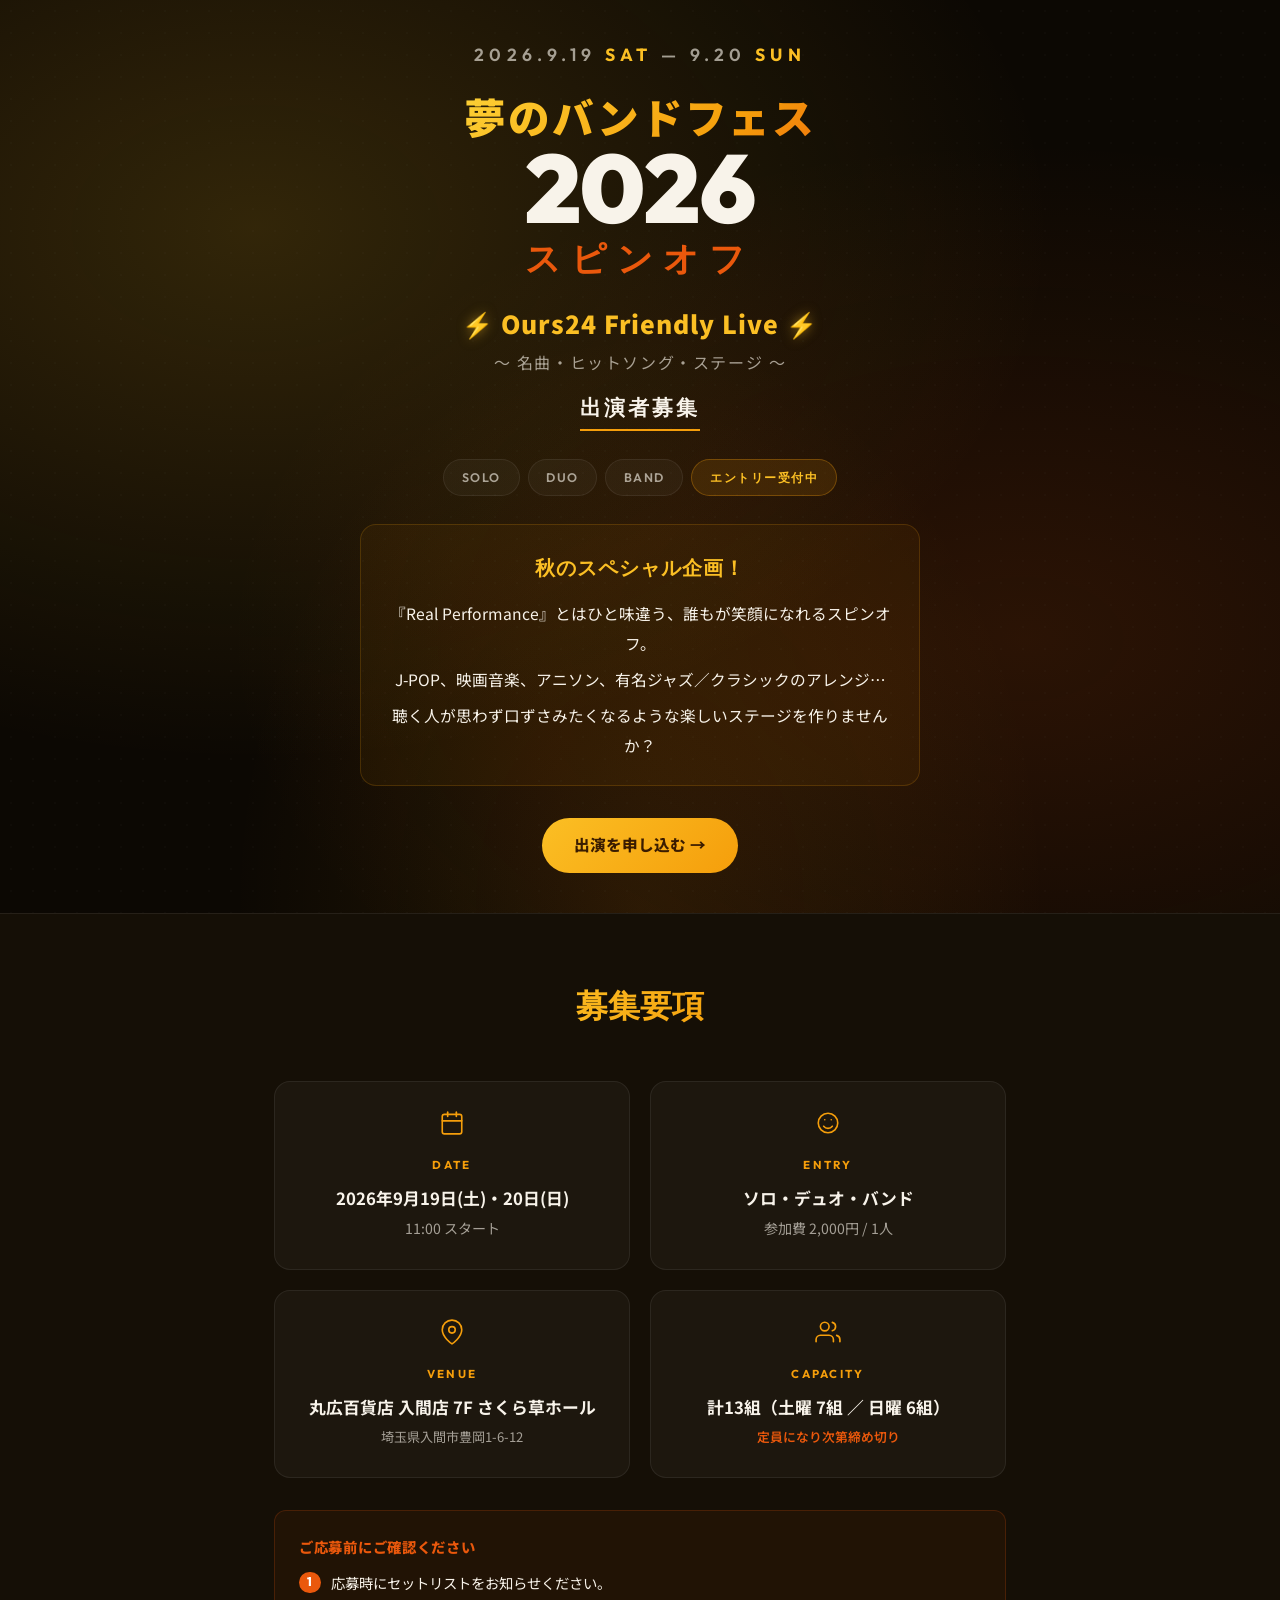
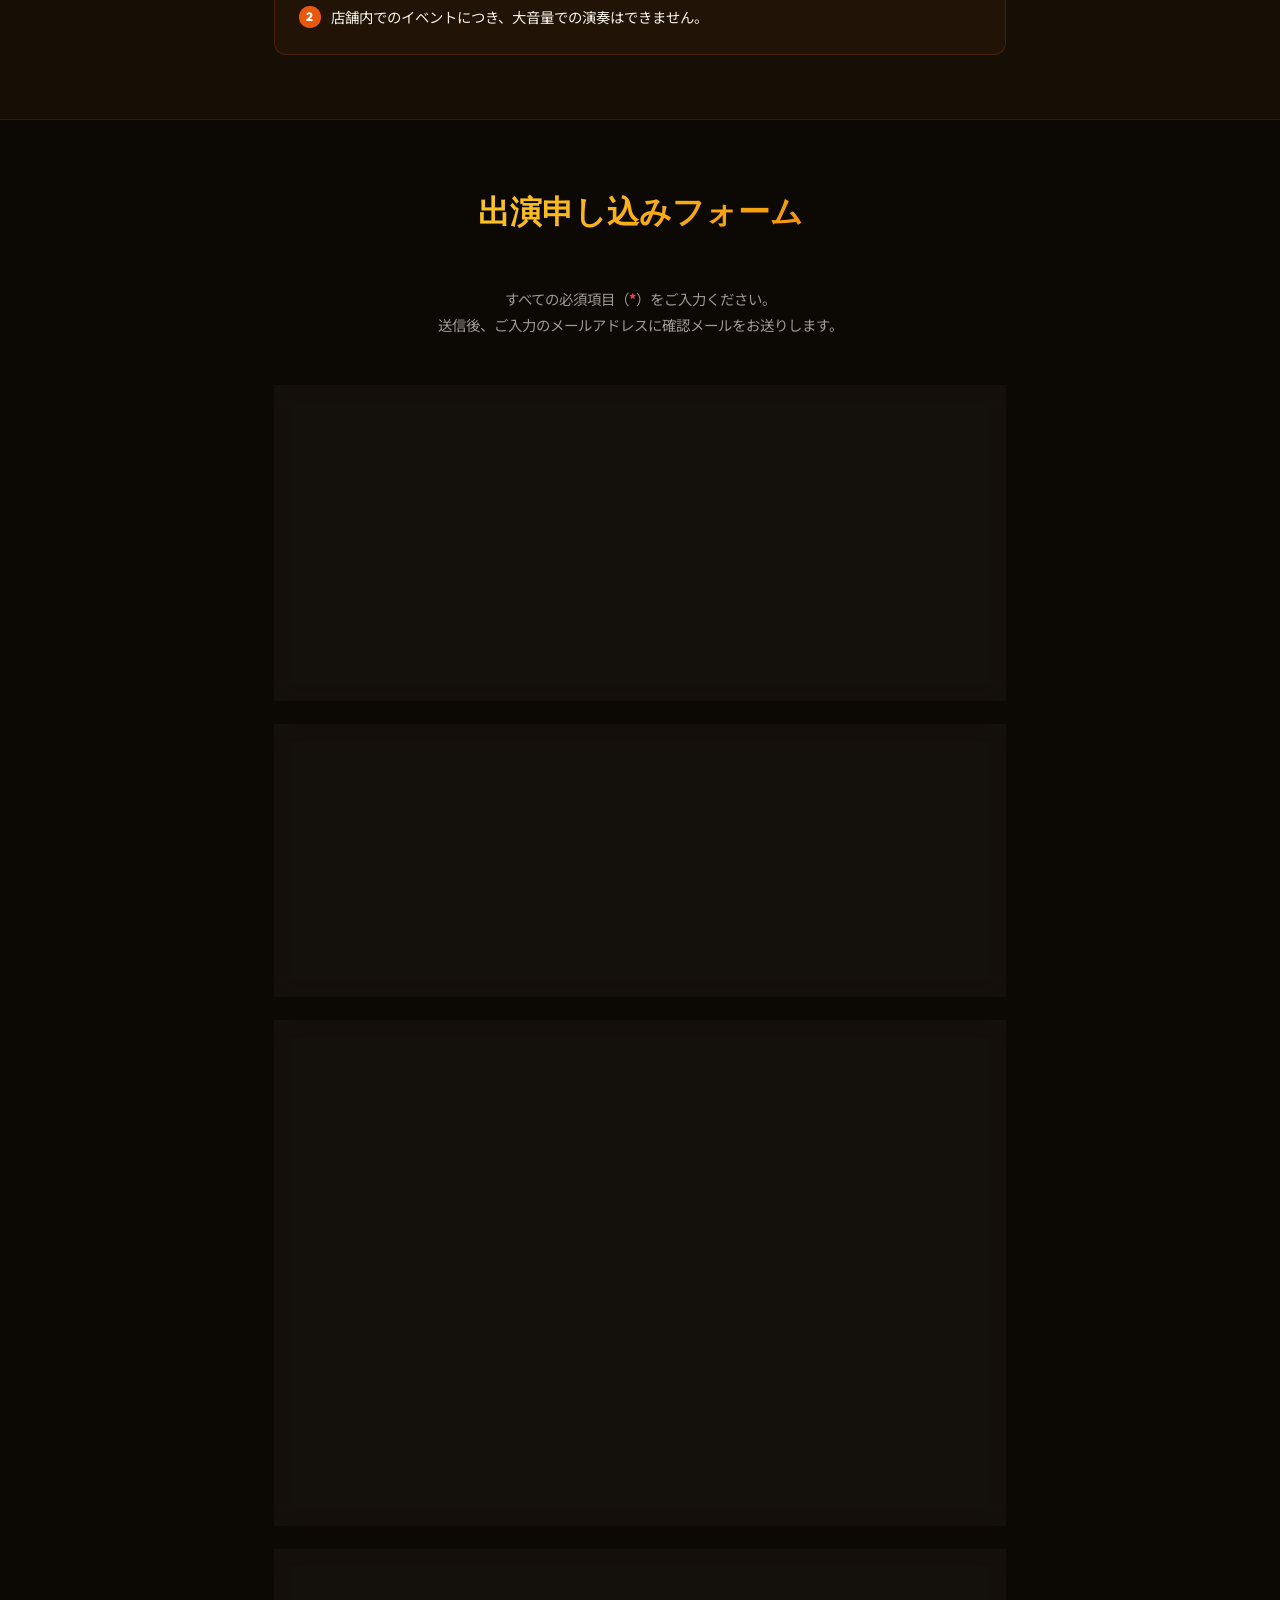
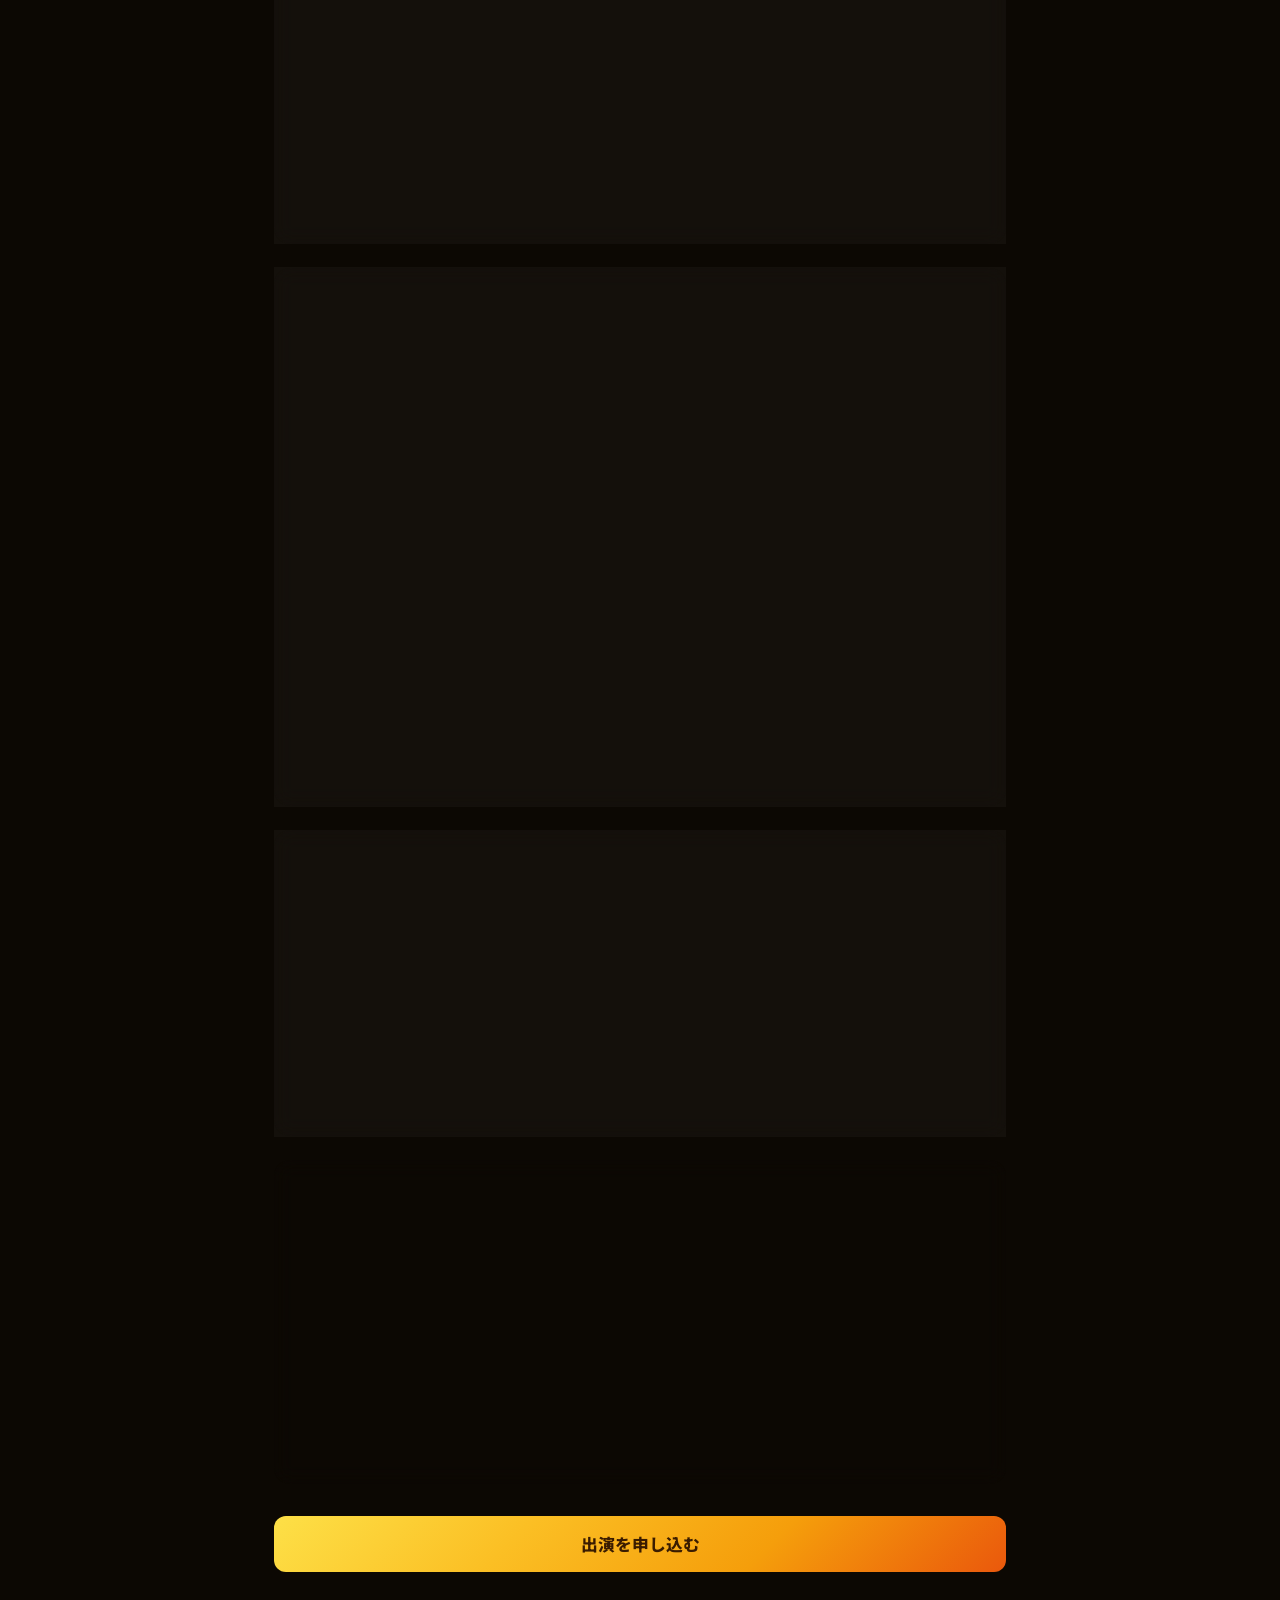
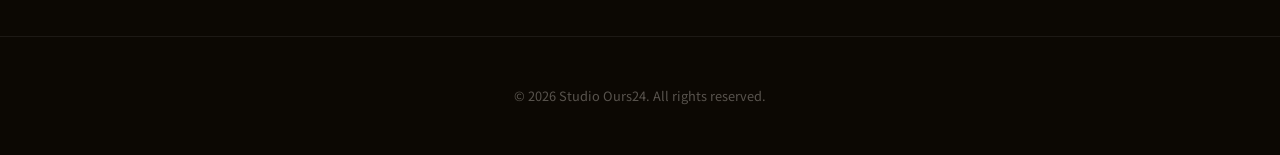
<file: spinoff.html>
<!DOCTYPE html>
<html lang="ja">
<head>
<meta charset="UTF-8">
<meta name="viewport" content="width=device-width, initial-scale=1.0">
<title>夢のバンドフェス2026 スピンオフ｜Ours24 Friendly Live 出演者募集</title>
<meta name="description" content="夢のバンドフェス2026 スピンオフ「Ours24 Friendly Live 〜名曲・ヒットソング・ステージ〜」出演者募集。2026年9月19日(土)・20日(日) 丸広百貨店 入間店 7F さくら草ホール。ソロ・デュオ・バンド募集中。">
<link rel="preconnect" href="https://fonts.googleapis.com">
<link rel="preconnect" href="https://fonts.gstatic.com" crossorigin>
<link href="https://fonts.googleapis.com/css2?family=Noto+Sans+JP:wght@400;500;700;900&family=Outfit:wght@600;700;800;900&display=swap" rel="stylesheet">
<style>
/* ============================================
   夢のバンドフェス2026 スピンオフ - 出演者募集
   Gold × Orange Warm Theme
   ============================================ */
:root{
  --bg-primary:#0c0803; --bg-secondary:#150f06;
  --bg-card:rgba(255,255,255,0.035); --bg-card-border:rgba(255,255,255,0.07);
  --accent-primary:#f59e0b; --accent-primary-glow:rgba(245,158,11,0.28);
  --accent-gold:#fbbf24; --accent-secondary:#ea580c;
  --accent-gradient:linear-gradient(135deg,#fde047,#fbbf24,#f59e0b,#ea580c);
  --accent-gradient-soft:linear-gradient(135deg,#fbbf24,#f59e0b);
  --text-primary:#f8f3ea; --text-secondary:rgba(248,243,234,0.62); --text-dim:rgba(248,243,234,0.32);
  --error:#f43f5e;
  --font-body:'Noto Sans JP',sans-serif; --font-display:'Outfit',sans-serif;
  --radius-sm:8px; --radius-md:12px; --radius-lg:16px; --radius-xl:24px;
}
*,*::before,*::after{box-sizing:border-box;margin:0;padding:0;}
html{scroll-behavior:smooth;-webkit-font-smoothing:antialiased;}
body{font-family:var(--font-body);color:var(--text-primary);background:var(--bg-primary);line-height:1.7;}
.container{max-width:720px;margin:0 auto;padding:0 1.5rem;}

/* HERO */
.hero{position:relative;min-height:92vh;display:flex;flex-direction:column;align-items:center;justify-content:center;text-align:center;overflow:hidden;padding:2.5rem 2rem;}
.hero-bg{position:absolute;inset:0;z-index:0;background:
  radial-gradient(ellipse at 20% 25%,rgba(251,191,36,0.16),transparent 55%),
  radial-gradient(ellipse at 80% 70%,rgba(234,88,12,0.14),transparent 55%),
  radial-gradient(ellipse at 50% 100%,rgba(245,158,11,0.10),transparent 45%),
  var(--bg-primary);}
.hero-bg::before{content:'';position:absolute;inset:0;background-image:radial-gradient(circle,rgba(255,255,255,0.03) 1px,transparent 1.4px);background-size:22px 22px;opacity:0.5;}
.hero-content{position:relative;z-index:1;}
.hero-date{font-family:var(--font-display);font-size:clamp(0.9rem,2vw,1.1rem);font-weight:600;color:var(--text-secondary);letter-spacing:0.3em;margin-bottom:1.5rem;}
.hero-date-sep{color:var(--accent-gold);font-weight:700;}

/* 上段 */
.hero-top{display:flex;flex-direction:column;line-height:1.1;margin-bottom:1.5rem;}
.hero-top .l1{font-size:clamp(1.6rem,5vw,2.6rem);font-weight:900;background:var(--accent-gradient);-webkit-background-clip:text;-webkit-text-fill-color:transparent;background-clip:text;letter-spacing:0.04em;}
.hero-top .l2{font-family:var(--font-display);font-size:clamp(3rem,10vw,6rem);font-weight:900;color:var(--text-primary);letter-spacing:-0.01em;line-height:1;}
.hero-top .l3{font-family:var(--font-display);font-size:clamp(1.3rem,4vw,2.2rem);font-weight:800;color:var(--accent-secondary);letter-spacing:0.28em;text-transform:uppercase;margin-top:0.2rem;}

/* 中段 */
.hero-mid{margin-bottom:1.75rem;}
.hero-mid .title{font-size:clamp(1.1rem,3vw,1.55rem);font-weight:900;color:var(--accent-gold);letter-spacing:0.04em;}
.hero-mid .title .bolt{filter:drop-shadow(0 0 6px rgba(251,191,36,0.5));}
.hero-mid .sub{font-size:clamp(0.8rem,2.2vw,1rem);color:var(--text-secondary);letter-spacing:0.1em;margin-top:0.3rem;}
.hero-mid .lead{display:inline-block;margin-top:0.9rem;font-family:var(--font-display);font-size:clamp(1rem,2.6vw,1.3rem);font-weight:800;letter-spacing:0.14em;color:var(--text-primary);border-bottom:2px solid var(--accent-primary);padding-bottom:0.2rem;}

.hero-badges{display:flex;flex-wrap:wrap;gap:0.5rem;justify-content:center;margin-bottom:1.75rem;}
.badge{padding:0.45rem 1.1rem;background:var(--bg-card);border:1px solid var(--bg-card-border);border-radius:100px;font-family:var(--font-display);font-size:0.78rem;font-weight:600;color:var(--text-secondary);letter-spacing:0.12em;}
.badge-accent{background:rgba(245,158,11,0.12);border-color:rgba(245,158,11,0.3);color:var(--accent-gold);animation:pulse-badge 2.5s ease-in-out infinite;}
@keyframes pulse-badge{0%,100%{box-shadow:0 0 0 0 rgba(245,158,11,0.22)}50%{box-shadow:0 0 0 10px rgba(245,158,11,0)}}

/* 下段 */
.hero-lower{max-width:560px;margin:0 auto 2rem;padding:1.5rem 1.5rem;background:rgba(245,158,11,0.05);border:1px solid rgba(245,158,11,0.18);border-radius:var(--radius-lg);}
.hero-lower .cap{font-family:var(--font-display);font-size:clamp(1rem,2.6vw,1.25rem);font-weight:800;color:var(--accent-gold);margin-bottom:0.75rem;letter-spacing:0.05em;}
.hero-lower p{font-size:clamp(0.85rem,2.2vw,0.98rem);color:var(--text-primary);line-height:1.9;}
.hero-lower p + p{margin-top:0.4rem;}

.hero-cta{display:inline-flex;align-items:center;gap:0.5rem;padding:0.9rem 2rem;background:var(--accent-gradient-soft);border-radius:100px;color:#3a1c00;font-weight:800;font-size:0.98rem;text-decoration:none;transition:transform .25s,box-shadow .25s;}
.hero-cta:hover{transform:translateY(-2px);box-shadow:0 8px 32px var(--accent-primary-glow);}

/* SECTIONS */
.section-title{font-family:var(--font-display);font-size:clamp(1.5rem,4vw,2rem);font-weight:800;text-align:center;margin-bottom:3rem;background:var(--accent-gradient);-webkit-background-clip:text;-webkit-text-fill-color:transparent;background-clip:text;}
.event-info{padding:4rem 0;background:var(--bg-secondary);border-top:1px solid var(--bg-card-border);border-bottom:1px solid var(--bg-card-border);}
.info-grid{display:grid;grid-template-columns:repeat(2,1fr);gap:1.25rem;align-items:stretch;}
.info-card{padding:1.75rem;background:var(--bg-card);border:1px solid var(--bg-card-border);border-radius:var(--radius-lg);text-align:center;transition:transform .3s,box-shadow .3s,border-color .3s;}
.info-card:hover{transform:translateY(-4px);box-shadow:0 12px 40px rgba(245,158,11,0.1);border-color:rgba(245,158,11,0.2);}
.info-card--wide{grid-column:1 / -1;}
.info-card-icon{margin-bottom:0.75rem;color:var(--accent-primary);}
.info-card h3{font-family:var(--font-display);font-size:0.72rem;font-weight:700;color:var(--accent-primary);letter-spacing:0.2em;text-transform:uppercase;margin-bottom:0.6rem;}
.info-main{font-size:1.05rem;font-weight:700;}
.info-sub{font-size:0.88rem;color:var(--text-secondary);margin-top:0.25rem;}
.info-sub.note{color:var(--accent-secondary);font-weight:600;font-size:0.8rem;}
.info-addr{font-size:0.82rem;color:var(--text-secondary);margin-top:0.3rem;}

/* 注意書き */
.notice{margin-top:2rem;padding:1.5rem 1.5rem;background:rgba(234,88,12,0.06);border:1px solid rgba(234,88,12,0.2);border-radius:var(--radius-md);}
.notice h4{font-size:0.9rem;font-weight:800;color:var(--accent-secondary);margin-bottom:0.75rem;letter-spacing:0.05em;}
.notice ol{list-style:none;counter-reset:n;display:flex;flex-direction:column;gap:0.6rem;}
.notice li{position:relative;padding-left:2rem;font-size:0.9rem;color:var(--text-primary);counter-increment:n;}
.notice li::before{content:counter(n);position:absolute;left:0;top:0.05rem;width:1.35rem;height:1.35rem;display:flex;align-items:center;justify-content:center;background:var(--accent-secondary);color:#fff;border-radius:50%;font-family:var(--font-display);font-size:0.75rem;font-weight:800;}

/* FORM */
.form-section{padding:4rem 0;}
.form-note{text-align:center;color:var(--text-secondary);font-size:0.9rem;margin-bottom:3rem;line-height:1.8;}
.form-card{background:var(--bg-card);border:1px solid var(--bg-card-border);border-radius:var(--radius-lg);padding:2rem;margin-bottom:1.5rem;backdrop-filter:blur(10px);transition:border-color .25s;}
.form-card:hover{border-color:rgba(255,255,255,0.11);}
.form-card--price{border-color:rgba(245,158,11,0.2);background:linear-gradient(135deg,rgba(245,158,11,0.05),rgba(234,88,12,0.03));}
.form-card-header{display:flex;align-items:center;gap:1rem;margin-bottom:2rem;padding-bottom:1rem;border-bottom:1px solid var(--bg-card-border);}
.form-card-number{font-family:var(--font-display);font-size:1.5rem;font-weight:800;background:var(--accent-gradient);-webkit-background-clip:text;-webkit-text-fill-color:transparent;background-clip:text;min-width:2.5rem;}
.form-card-header h3{font-size:1.1rem;font-weight:700;}
.form-group{margin-bottom:2rem;}.form-group:last-child{margin-bottom:0;}
.form-label{display:block;font-size:0.92rem;font-weight:700;margin-bottom:0.5rem;}
.required-mark{color:var(--error);font-weight:700;}
.optional-mark{font-size:0.7rem;font-weight:600;color:var(--text-dim);background:rgba(255,255,255,0.05);border:1px solid var(--bg-card-border);border-radius:100px;padding:0.1rem 0.55rem;margin-left:0.4rem;vertical-align:middle;}
.form-hint{font-size:0.8rem;color:var(--text-dim);margin-top:0.25rem;margin-bottom:0.5rem;}
.form-input{width:100%;padding:0.85rem 1rem;background:rgba(255,255,255,0.04);border:1px solid rgba(255,255,255,0.09);border-radius:var(--radius-sm);color:var(--text-primary);font-family:var(--font-body);font-size:0.95rem;transition:border-color .15s,box-shadow .15s;outline:none;}
.form-input::placeholder{color:var(--text-dim);}
.form-input:focus{border-color:var(--accent-primary);box-shadow:0 0 0 3px var(--accent-primary-glow);}
.form-input.is-error{border-color:var(--error);box-shadow:0 0 0 3px rgba(244,63,94,0.15);}
.form-input--short{max-width:160px;}
.form-textarea{resize:vertical;min-height:110px;}

/* SETLIST オートコンプリート */
.setlist-search-wrap{position:relative;}
.setlist-suggest{position:absolute;left:0;right:0;top:calc(100% + 4px);z-index:20;background:var(--bg-secondary);border:1px solid var(--bg-card-border);border-radius:var(--radius-md);overflow:hidden auto;max-height:290px;box-shadow:0 14px 36px rgba(0,0,0,0.5);display:none;}
.setlist-suggest.open{display:block;}
.suggest-item{display:flex;flex-direction:column;gap:0.1rem;padding:0.7rem 0.9rem;cursor:pointer;border-bottom:1px solid var(--bg-card-border);}
.suggest-item:last-child{border-bottom:none;}
.suggest-item:hover,.suggest-item.active{background:rgba(245,158,11,0.12);}
.suggest-title{font-size:0.9rem;font-weight:700;color:var(--text-primary);}
.suggest-artist{font-size:0.78rem;color:var(--text-secondary);}
.suggest-note{padding:0.75rem 0.9rem;font-size:0.8rem;color:var(--text-dim);}
.btn-add-manual{display:inline-flex;align-items:center;gap:0.4rem;margin-top:0.65rem;padding:0.5rem 1rem;background:transparent;border:1px dashed rgba(255,255,255,0.16);border-radius:var(--radius-sm);color:var(--text-secondary);font-family:var(--font-body);font-size:0.83rem;cursor:pointer;transition:all .15s;}
.btn-add-manual:hover{border-color:var(--accent-primary);color:var(--accent-primary);background:rgba(245,158,11,0.05);}
.setlist-items{display:flex;flex-direction:column;gap:0.5rem;margin-top:0.9rem;}
.setlist-items:empty{margin-top:0;}
.setlist-rows{display:flex;flex-direction:column;gap:0.6rem;margin-bottom:0.2rem;}
.setlist-row .sl-fields{flex:1;display:flex;gap:0.5rem;min-width:0;}
.setlist-row .sl-fields .form-input{flex:1;min-width:0;}
.setlist-row .sl-fields .sl-artist{max-width:45%;}
@media(max-width:640px){.setlist-row{align-items:stretch;}.setlist-row .sl-fields{flex-direction:column;}.setlist-row .sl-fields .sl-artist{max-width:none;}}
.setlist-row{display:flex;align-items:center;gap:0.65rem;padding:0.65rem 0.9rem;background:rgba(255,255,255,0.03);border:1px solid var(--bg-card-border);border-radius:var(--radius-sm);animation:fadeSlideIn .2s;}
.setlist-row .num{font-family:var(--font-display);font-weight:800;color:var(--accent-primary);min-width:1.4rem;text-align:center;}
.setlist-row .info{flex:1;min-width:0;}
.setlist-row .t{display:block;font-size:0.9rem;font-weight:700;color:var(--text-primary);word-break:break-word;}
.setlist-row .a{display:block;font-size:0.78rem;color:var(--text-secondary);word-break:break-word;}
.setlist-row .rm{flex-shrink:0;width:32px;height:32px;display:flex;align-items:center;justify-content:center;border:1px solid rgba(244,63,94,0.2);background:rgba(244,63,94,0.08);color:var(--error);border-radius:var(--radius-sm);cursor:pointer;font-size:0.95rem;transition:background .15s;}
.setlist-row .rm:hover{background:rgba(244,63,94,0.18);}

/* RADIO CARDS */
.radio-group--large{display:grid;grid-template-columns:repeat(3,1fr);gap:1rem;}
.radio-card{display:flex;flex-direction:column;align-items:center;gap:0.75rem;padding:1.5rem 1rem;background:rgba(255,255,255,0.02);border:2px solid rgba(255,255,255,0.06);border-radius:var(--radius-md);cursor:pointer;transition:all .3s;text-align:center;}
.radio-card:hover{background:rgba(245,158,11,0.05);border-color:rgba(245,158,11,0.25);}
.radio-card input{position:absolute;opacity:0;pointer-events:none;}
.radio-card:has(input:checked){background:rgba(245,158,11,0.1);border-color:var(--accent-primary);box-shadow:0 0 24px var(--accent-primary-glow);}
.radio-card-icon{line-height:1;color:var(--text-secondary);transition:color .3s;}
.radio-card:has(input:checked) .radio-card-icon{color:var(--accent-primary);}
.radio-card-label{font-family:var(--font-display);font-weight:700;font-size:0.9rem;letter-spacing:0.1em;color:var(--text-secondary);transition:color .3s;}
.radio-card:has(input:checked) .radio-card-label{color:var(--text-primary);}

/* RADIO PILLS */
.radio-group{display:flex;flex-wrap:wrap;gap:0.5rem;}
.radio-pill{display:inline-flex;align-items:center;cursor:pointer;}
.radio-pill input{position:absolute;opacity:0;pointer-events:none;}
.radio-pill span{display:inline-block;padding:0.6rem 1.2rem;background:rgba(255,255,255,0.03);border:1px solid rgba(255,255,255,0.09);border-radius:100px;font-size:0.85rem;font-weight:500;color:var(--text-secondary);transition:all .2s;white-space:nowrap;}
.radio-pill:hover span{background:rgba(245,158,11,0.07);border-color:rgba(245,158,11,0.25);color:var(--text-primary);}
.radio-pill input:checked + span{background:rgba(245,158,11,0.14);border-color:var(--accent-primary);color:var(--accent-gold);font-weight:700;}

/* PRICE */
.price-display{padding:1.5rem;background:rgba(0,0,0,0.25);border-radius:var(--radius-md);}
.price-breakdown{margin-bottom:1.25rem;padding-bottom:1.25rem;border-bottom:1px solid var(--bg-card-border);}
.price-line{font-size:0.9rem;color:var(--text-secondary);}
.price-total{display:flex;align-items:center;justify-content:space-between;}
.price-total-label{font-size:1rem;font-weight:700;color:var(--text-secondary);}
.price-total-amount{font-family:var(--font-display);font-size:2rem;font-weight:900;background:var(--accent-gradient);-webkit-background-clip:text;-webkit-text-fill-color:transparent;background-clip:text;}

/* ERROR */
.error-message{font-size:0.8rem;color:var(--error);margin-top:0.4rem;min-height:0;opacity:0;transform:translateY(-4px);transition:all .15s;}
.error-message.is-visible{opacity:1;transform:translateY(0);min-height:1.2em;}

/* SUBMIT */
.btn-submit{display:flex;align-items:center;justify-content:center;width:100%;padding:1rem;margin-top:2rem;background:var(--accent-gradient);border:none;border-radius:var(--radius-md);color:#3a1c00;font-family:var(--font-body);font-size:1.05rem;font-weight:800;cursor:pointer;transition:all .3s;position:relative;overflow:hidden;}
.btn-submit::before{content:'';position:absolute;inset:0;background:linear-gradient(135deg,rgba(255,255,255,0.2),transparent);opacity:0;transition:opacity .2s;}
.btn-submit:hover::before{opacity:1;}
.btn-submit:hover{transform:translateY(-2px);box-shadow:0 8px 32px var(--accent-primary-glow);}
.btn-submit:active{transform:translateY(0);}
.btn-submit:disabled{opacity:0.5;cursor:not-allowed;transform:none;box-shadow:none;}
.spinner{display:inline-block;width:18px;height:18px;border:2px solid rgba(58,28,0,0.3);border-top-color:#3a1c00;border-radius:50%;animation:spin .6s linear infinite;margin-right:0.5rem;vertical-align:middle;}
@keyframes spin{to{transform:rotate(360deg)}}

/* OVERLAY */
.overlay{position:fixed;inset:0;z-index:1000;display:flex;align-items:center;justify-content:center;background:rgba(0,0,0,0.85);backdrop-filter:blur(10px);padding:2rem;animation:fadeIn .4s;}
.overlay-content{max-width:480px;width:100%;background:var(--bg-secondary);border:1px solid var(--bg-card-border);border-radius:var(--radius-xl);padding:3rem;text-align:center;animation:scaleIn .4s;}
.overlay-icon{margin-bottom:1.5rem;color:var(--accent-primary);}
.overlay-content h2{font-size:1.3rem;margin-bottom:1rem;background:var(--accent-gradient);-webkit-background-clip:text;-webkit-text-fill-color:transparent;background-clip:text;}
.overlay-content p{font-size:0.9rem;color:var(--text-secondary);margin-bottom:0.5rem;line-height:1.7;}
.overlay-email{font-weight:700;color:var(--accent-gold)!important;font-size:1rem!important;}

/* FOOTER */
.footer{padding:3rem 0;text-align:center;border-top:1px solid var(--bg-card-border);}
.footer p{font-size:0.8rem;color:var(--text-dim);}

@keyframes fadeIn{from{opacity:0}to{opacity:1}}
@keyframes scaleIn{from{opacity:0;transform:scale(0.95)}to{opacity:1;transform:scale(1)}}
@keyframes fadeSlideIn{from{opacity:0;transform:translateY(-8px)}to{opacity:1;transform:translateY(0)}}

/* RESPONSIVE */
@media (min-width:1200px){.container{max-width:780px;}}
@media (max-width:768px){
  .container{max-width:100%;padding:0 1.25rem;}
  .event-info,.form-section{padding:3.5rem 0;}
  .section-title{margin-bottom:2.5rem;}
  .info-grid{grid-template-columns:repeat(2,1fr);}
  .form-card{padding:1.75rem;}
}
@media (max-width:640px){
  .container{padding:0 1rem;}
  .hero{min-height:100vh;min-height:100dvh;padding:2rem 1rem;}
  .section-title{font-size:1.3rem;margin-bottom:2rem;}
  .info-grid{grid-template-columns:1fr;}
  .form-card{padding:1.5rem;margin-bottom:1rem;}
  .form-card-header{margin-bottom:1.5rem;padding-bottom:0.75rem;gap:0.75rem;}
  .form-card-number{font-size:1.3rem;min-width:2rem;}
  .form-card-header h3{font-size:1rem;}
  .radio-group--large{grid-template-columns:1fr;}
  .radio-card{flex-direction:row;padding:1rem 1.25rem;gap:1rem;}
  .radio-group{flex-direction:column;gap:0.4rem;}
  .radio-pill span{display:block;text-align:center;width:100%;}
  .price-total-amount{font-size:1.5rem;}
  .overlay-content{padding:2rem 1.5rem;border-radius:var(--radius-lg);}
}
@media (hover:none) and (pointer:coarse){
  .radio-card{min-height:56px;}
  .radio-pill span{min-height:44px;display:flex;align-items:center;justify-content:center;}
  .btn-submit{min-height:52px;}
  .form-input{min-height:48px;}
}
</style>
</head>
<body>

  <!-- ===== HERO ===== -->
  <header class="hero">
    <div class="hero-bg"></div>
    <div class="hero-content">
      <p class="hero-date">2026.9.19 <span class="hero-date-sep">SAT</span> — 9.20 <span class="hero-date-sep">SUN</span></p>

      <!-- 上段 -->
      <div class="hero-top">
        <span class="l1">夢のバンドフェス</span>
        <span class="l2">2026</span>
        <span class="l3">スピンオフ</span>
      </div>

      <!-- 中段 -->
      <div class="hero-mid">
        <p class="title"><span class="bolt">⚡</span> Ours24 Friendly Live <span class="bolt">⚡</span></p>
        <p class="sub">〜 名曲・ヒットソング・ステージ 〜</p>
        <span class="lead">出演者募集</span>
      </div>

      <div class="hero-badges">
        <span class="badge">SOLO</span>
        <span class="badge">DUO</span>
        <span class="badge">BAND</span>
        <span class="badge badge-accent">エントリー受付中</span>
      </div>

      <!-- 下段 -->
      <div class="hero-lower">
        <p class="cap">秋のスペシャル企画！</p>
        <p>『Real Performance』とはひと味違う、誰もが笑顔になれるスピンオフ。</p>
        <p>J-POP、映画音楽、アニソン、有名ジャズ／クラシックのアレンジ…</p>
        <p>聴く人が思わず口ずさみたくなるような楽しいステージを作りませんか？</p>
      </div>

      <a href="#application" class="hero-cta">出演を申し込む →</a>
    </div>
  </header>

  <!-- ===== 募集要項 ===== -->
  <section class="event-info">
    <div class="container">
      <h2 class="section-title">募集要項</h2>
      <div class="info-grid">
        <div class="info-card">
          <div class="info-card-icon"><svg width="26" height="26" viewBox="0 0 24 24" fill="none" stroke="currentColor" stroke-width="1.5" stroke-linecap="round" stroke-linejoin="round"><rect x="3" y="4" width="18" height="18" rx="2"/><line x1="16" y1="2" x2="16" y2="6"/><line x1="8" y1="2" x2="8" y2="6"/><line x1="3" y1="10" x2="21" y2="10"/></svg></div>
          <h3>Date</h3>
          <p class="info-main">2026年9月19日(土)・20日(日)</p>
          <p class="info-sub">11:00 スタート</p>
        </div>
        <div class="info-card">
          <div class="info-card-icon"><svg width="26" height="26" viewBox="0 0 24 24" fill="none" stroke="currentColor" stroke-width="1.5" stroke-linecap="round" stroke-linejoin="round"><circle cx="12" cy="12" r="9"/><path d="M8 15s1.5 2 4 2 4-2 4-2"/><line x1="9" y1="9" x2="9.01" y2="9"/><line x1="15" y1="9" x2="15.01" y2="9"/></svg></div>
          <h3>Entry</h3>
          <p class="info-main">ソロ・デュオ・バンド</p>
          <p class="info-sub">参加費 2,000円 / 1人</p>
        </div>
        <div class="info-card">
          <div class="info-card-icon"><svg width="26" height="26" viewBox="0 0 24 24" fill="none" stroke="currentColor" stroke-width="1.5" stroke-linecap="round" stroke-linejoin="round"><path d="M21 10c0 7-9 13-9 13s-9-6-9-13a9 9 0 0 1 18 0z"/><circle cx="12" cy="10" r="3"/></svg></div>
          <h3>Venue</h3>
          <p class="info-main">丸広百貨店 入間店 7F さくら草ホール</p>
          <p class="info-addr">埼玉県入間市豊岡1-6-12</p>
        </div>
        <div class="info-card">
          <div class="info-card-icon"><svg width="26" height="26" viewBox="0 0 24 24" fill="none" stroke="currentColor" stroke-width="1.5" stroke-linecap="round" stroke-linejoin="round"><path d="M17 21v-2a4 4 0 0 0-4-4H5a4 4 0 0 0-4 4v2"/><circle cx="9" cy="7" r="4"/><path d="M23 21v-2a4 4 0 0 0-3-3.87"/><path d="M16 3.13a4 4 0 0 1 0 7.75"/></svg></div>
          <h3>Capacity</h3>
          <p class="info-main">計13組（土曜 7組 ／ 日曜 6組）</p>
          <p class="info-sub note">定員になり次第締め切り</p>
        </div>
      </div>

      <!-- 注意書き -->
      <div class="notice">
        <h4>ご応募前にご確認ください</h4>
        <ol>
          <li>応募時にセットリストをお知らせください。</li>
          <li>店舗内でのイベントにつき、大音量での演奏はできません。</li>
        </ol>
      </div>
    </div>
  </section>

  <!-- ===== 申し込みフォーム ===== -->
  <section class="form-section" id="application">
    <div class="container">
      <h2 class="section-title">出演申し込みフォーム</h2>
      <p class="form-note">すべての必須項目（<span class="required-mark">*</span>）をご入力ください。<br>送信後、ご入力のメールアドレスに確認メールをお送りします。</p>

      <form id="entryForm" novalidate>

        <!-- 01 出演形態 -->
        <div class="form-card">
          <div class="form-card-header">
            <span class="form-card-number">01</span>
            <h3>出演形態</h3>
          </div>
          <div class="form-group">
            <label class="form-label">出演形態を選択してください <span class="required-mark">*</span></label>
            <div class="radio-group--large" id="performanceType">
              <label class="radio-card" for="type-solo">
                <input type="radio" id="type-solo" name="performanceType" value="ソロ" required>
                <span class="radio-card-icon"><svg width="30" height="30" viewBox="0 0 24 24" fill="none" stroke="currentColor" stroke-width="1.5" stroke-linecap="round" stroke-linejoin="round"><path d="M20 21v-2a4 4 0 0 0-4-4H8a4 4 0 0 0-4 4v2"/><circle cx="12" cy="7" r="4"/></svg></span>
                <span class="radio-card-label">SOLO</span>
              </label>
              <label class="radio-card" for="type-duo">
                <input type="radio" id="type-duo" name="performanceType" value="デュオ">
                <span class="radio-card-icon"><svg width="30" height="30" viewBox="0 0 24 24" fill="none" stroke="currentColor" stroke-width="1.5" stroke-linecap="round" stroke-linejoin="round"><path d="M16 21v-2a4 4 0 0 0-4-4H6a4 4 0 0 0-4 4v2"/><circle cx="9" cy="7" r="4"/><circle cx="19" cy="7" r="4"/><path d="M22 21v-2a4 4 0 0 0-4-4h-1"/></svg></span>
                <span class="radio-card-label">DUO</span>
              </label>
              <label class="radio-card" for="type-band">
                <input type="radio" id="type-band" name="performanceType" value="バンド">
                <span class="radio-card-icon"><svg width="30" height="30" viewBox="0 0 24 24" fill="none" stroke="currentColor" stroke-width="1.5" stroke-linecap="round" stroke-linejoin="round"><path d="M17 21v-2a4 4 0 0 0-4-4H5a4 4 0 0 0-4 4v2"/><circle cx="9" cy="7" r="4"/><path d="M23 21v-2a4 4 0 0 0-3-3.87"/><path d="M16 3.13a4 4 0 0 1 0 7.75"/></svg></span>
                <span class="radio-card-label">BAND</span>
              </label>
            </div>
            <p class="error-message" id="error-performanceType"></p>
          </div>
        </div>

        <!-- 02 グループ情報 -->
        <div class="form-card">
          <div class="form-card-header">
            <span class="form-card-number">02</span>
            <h3>グループ情報</h3>
          </div>
          <div class="form-group">
            <label class="form-label" for="groupName" id="label-groupName">アーティスト名 <span class="required-mark">*</span></label>
            <input type="text" id="groupName" name="groupName" class="form-input" placeholder="例: Yuki" required>
            <p class="error-message" id="error-groupName"></p>
          </div>
          <div class="form-group" id="group-memberCount" style="display:none;">
            <label class="form-label" for="memberCount">人数 <span class="required-mark">*</span></label>
            <input type="number" id="memberCount" name="memberCount" class="form-input form-input--short" min="2" max="20" placeholder="例: 4">
            <p class="error-message" id="error-memberCount"></p>
          </div>
        </div>

        <!-- 03 代表者情報 -->
        <div class="form-card">
          <div class="form-card-header">
            <span class="form-card-number">03</span>
            <h3>代表者情報</h3>
          </div>
          <div class="form-group">
            <label class="form-label" for="representativeName">代表者氏名 <span class="required-mark">*</span></label>
            <input type="text" id="representativeName" name="representativeName" class="form-input" placeholder="例: 山田 太郎" required>
            <p class="error-message" id="error-representativeName"></p>
          </div>
          <div class="form-group">
            <label class="form-label" for="email">メールアドレス <span class="required-mark">*</span></label>
            <input type="email" id="email" name="email" class="form-input" placeholder="例: example@email.com" required>
            <p class="form-hint">※ 確認メールをお送りします。有効なメールアドレスをご入力ください。</p>
            <p class="error-message" id="error-email"></p>
          </div>
          <div class="form-group">
            <label class="form-label" for="phone">電話番号 <span class="required-mark">*</span></label>
            <input type="tel" id="phone" name="phone" class="form-input" placeholder="例: 090-1234-5678" required>
            <p class="error-message" id="error-phone"></p>
          </div>
        </div>

        <!-- 04 出演希望日 -->
        <div class="form-card">
          <div class="form-card-header">
            <span class="form-card-number">04</span>
            <h3>出演希望日</h3>
          </div>
          <div class="form-group">
            <label class="form-label">希望出演日（第1希望） <span class="required-mark">*</span></label>
            <div class="radio-group" id="preferredDate1">
              <label class="radio-pill" for="d1-19"><input type="radio" id="d1-19" name="preferredDate1" value="9月19日(土)" required><span>9月19日（土）</span></label>
              <label class="radio-pill" for="d1-20"><input type="radio" id="d1-20" name="preferredDate1" value="9月20日(日)"><span>9月20日（日）</span></label>
              <label class="radio-pill" for="d1-any"><input type="radio" id="d1-any" name="preferredDate1" value="どちらでも可"><span>どちらでも可</span></label>
            </div>
            <p class="error-message" id="error-preferredDate1"></p>
          </div>
          <div class="form-group">
            <label class="form-label">希望出演日（第2希望） <span class="optional-mark">任意</span></label>
            <div class="radio-group" id="preferredDate2">
              <label class="radio-pill" for="d2-19"><input type="radio" id="d2-19" name="preferredDate2" value="9月19日(土)"><span>9月19日（土）</span></label>
              <label class="radio-pill" for="d2-20"><input type="radio" id="d2-20" name="preferredDate2" value="9月20日(日)"><span>9月20日（日）</span></label>
              <label class="radio-pill" for="d2-any"><input type="radio" id="d2-any" name="preferredDate2" value="どちらでも可"><span>どちらでも可</span></label>
            </div>
          </div>
        </div>

        <!-- 05 セットリスト -->
        <div class="form-card">
          <div class="form-card-header">
            <span class="form-card-number">05</span>
            <h3>セットリスト</h3>
          </div>
          <div class="form-group">
            <label class="form-label">演奏予定のセットリスト <span class="required-mark">*</span></label>
            <p class="form-hint">曲名を入力してください（アーティスト名は任意）。「＋ 曲を追加」で行を増やせます。J-POP・映画音楽・アニソン・ジャズ/クラシックのアレンジなど大歓迎！</p>
            <div class="setlist-rows" id="setlistRows"></div>
            <button type="button" class="btn-add-manual" id="setlistAddRow">＋ 曲を追加</button>
            <textarea id="setlist" name="setlist" style="display:none;"></textarea>
            <p class="error-message" id="error-setlist"></p>
          </div>
        </div>

        <!-- 06 その他 -->
        <div class="form-card">
          <div class="form-card-header">
            <span class="form-card-number">06</span>
            <h3>その他</h3>
          </div>
          <div class="form-group">
            <label class="form-label" for="remarks">ご要望・ご質問など <span class="optional-mark">任意</span></label>
            <textarea id="remarks" name="remarks" class="form-input form-textarea" rows="3" placeholder="使用楽器の持ち込み、その他ご要望があればご記入ください"></textarea>
          </div>
        </div>

        <!-- 07 参加費 -->
        <div class="form-card form-card--price">
          <div class="form-card-header">
            <span class="form-card-number">¥</span>
            <h3>参加費</h3>
          </div>
          <div class="price-display">
            <div class="price-breakdown" id="priceBreakdown">
              <p class="price-line">出演形態を選択してください</p>
            </div>
            <div class="price-total">
              <span class="price-total-label">合計</span>
              <span class="price-total-amount" id="priceTotal">—</span>
            </div>
          </div>
        </div>

        <button type="submit" class="btn-submit" id="submitBtn">
          <span class="btn-submit-text">出演を申し込む</span>
          <span class="btn-submit-loading" style="display:none;"><span class="spinner"></span>送信中...</span>
        </button>
      </form>
    </div>
  </section>

  <!-- ===== 完了オーバーレイ ===== -->
  <div class="overlay" id="completionOverlay" style="display:none;">
    <div class="overlay-content">
      <div class="overlay-icon"><svg width="48" height="48" viewBox="0 0 24 24" fill="none" stroke="currentColor" stroke-width="1.5" stroke-linecap="round" stroke-linejoin="round"><path d="M4 4h16c1.1 0 2 .9 2 2v12c0 1.1-.9 2-2 2H4c-1.1 0-2-.9-2-2V6c0-1.1.9-2 2-2z"/><polyline points="22,6 12,13 2,6"/></svg></div>
      <h2>お申し込みありがとうございます</h2>
      <p>下記のメールアドレス宛に確認メールをお送りしました。</p>
      <p class="overlay-email" id="completionEmail"></p>
      <p>担当者より追ってご連絡いたします。</p>
      <p style="margin-top:1.25rem;font-size:0.8rem;">メールが届かない場合は、迷惑メールフォルダをご確認ください。</p>
    </div>
  </div>

  <footer class="footer">
    <div class="container">
      <p>&copy; 2026 Studio Ours24. All rights reserved.</p>
    </div>
  </footer>

<script>
/* スピンオフ 出演者募集フォーム ロジック（既存GASと同じPOSTパターン） */
const CONFIG = {
  GAS_URL: 'https://script.google.com/macros/s/AKfycbySXR6ThrZVRaBEBClEXRF7SXIwOlahXql8AsMD4lOvs736n6xWdZFhPIvBDitlHKQZ/exec',
  PRICE_PER_PERSON: 2000,
  NAME_LABELS: {
    'ソロ': { label: 'アーティスト名', ph: '例: Yuki' },
    'デュオ': { label: 'ユニット名', ph: '例: Acoustic Duo' },
    'バンド': { label: 'バンド名', ph: '例: The Rockers' },
  },
};

const $ = (s) => document.querySelector(s);
const $$ = (s) => document.querySelectorAll(s);
const form = $('#entryForm');
const typeRadios = $$('input[name="performanceType"]');
const groupNameInput = $('#groupName');
const groupNameLabel = $('#label-groupName');
const memberCountGroup = $('#group-memberCount');
const memberCountInput = $('#memberCount');
const priceBreakdown = $('#priceBreakdown');
const priceTotal = $('#priceTotal');
const submitBtn = $('#submitBtn');
let currentType = null;

document.addEventListener('DOMContentLoaded', () => {
  typeRadios.forEach(r => r.addEventListener('change', handleTypeChange));
  memberCountInput.addEventListener('input', updatePrice);
  form.addEventListener('submit', handleSubmit);
  form.querySelectorAll('input, textarea').forEach(el => {
    el.addEventListener('input', () => clearFieldError(el));
    el.addEventListener('change', () => clearFieldError(el));
  });
});

function handleTypeChange(e) {
  currentType = e.target.value;
  const cfg = CONFIG.NAME_LABELS[currentType];
  groupNameLabel.innerHTML = `${cfg.label} <span class="required-mark">*</span>`;
  groupNameInput.placeholder = cfg.ph;
  if (currentType === 'バンド') {
    memberCountGroup.style.display = '';
    memberCountInput.required = true;
  } else {
    memberCountGroup.style.display = 'none';
    memberCountInput.required = false;
    memberCountInput.value = currentType === 'デュオ' ? '2' : '1';
  }
  clearFieldError(document.querySelector('input[name="performanceType"]'));
  updatePrice();
}

function getMemberCount() {
  if (currentType === 'ソロ') return 1;
  if (currentType === 'デュオ') return 2;
  return parseInt(memberCountInput.value) || 0;
}

function updatePrice() {
  if (!currentType) {
    priceBreakdown.innerHTML = '<p class="price-line">出演形態を選択してください</p>';
    priceTotal.textContent = '—'; return;
  }
  const count = getMemberCount();
  if (count === 0) {
    priceBreakdown.innerHTML = '<p class="price-line">人数を入力してください</p>';
    priceTotal.textContent = '—'; return;
  }
  const total = count * CONFIG.PRICE_PER_PERSON;
  priceBreakdown.innerHTML = `<p class="price-line">¥${CONFIG.PRICE_PER_PERSON.toLocaleString()} × ${count}人</p>`;
  priceTotal.textContent = `¥${total.toLocaleString()}`;
}

function validateForm() {
  let ok = true; clearAllErrors();
  if (!document.querySelector('input[name="performanceType"]:checked')) { showError('performanceType','出演形態を選択してください'); ok=false; }
  if (!groupNameInput.value.trim()) { showError('groupName', `${(CONFIG.NAME_LABELS[currentType]||{}).label||'名前'}を入力してください`); ok=false; }
  if (currentType === 'バンド') {
    const c = parseInt(memberCountInput.value);
    if (!c || c < 2) { showError('memberCount','2人以上の人数を入力してください'); ok=false; }
  }
  if (!$('#representativeName').value.trim()) { showError('representativeName','代表者氏名を入力してください'); ok=false; }
  const email = $('#email'); const ep=/^[^\s@]+@[^\s@]+\.[^\s@]+$/;
  if (!email.value.trim()) { showError('email','メールアドレスを入力してください'); ok=false; }
  else if (!ep.test(email.value)) { showError('email','有効なメールアドレスを入力してください'); ok=false; }
  const phone = $('#phone'); const pp=/^[\d\-+()]{10,15}$/;
  if (!phone.value.trim()) { showError('phone','電話番号を入力してください'); ok=false; }
  else if (!pp.test(phone.value.replace(/\s/g,''))) { showError('phone','有効な電話番号を入力してください'); ok=false; }
  if (!document.querySelector('input[name="preferredDate1"]:checked')) { showError('preferredDate1','希望出演日を選択してください'); ok=false; }
  if (!$('#setlist').value.trim()) { showError('setlist','セットリストをご記入ください'); ok=false; }
  return ok;
}

function showError(name,msg){const e=$(`#error-${name}`);if(e){e.textContent=msg;e.classList.add('is-visible');}const i=$(`#${name}`);if(i&&i.classList)i.classList.add('is-error');}
function clearFieldError(el){const n=el.name||el.id;const e=$(`#error-${n}`);if(e)e.classList.remove('is-visible');el.classList.remove('is-error');}
function clearAllErrors(){$$('.error-message').forEach(e=>e.classList.remove('is-visible'));$$('.is-error').forEach(e=>e.classList.remove('is-error'));}

function collectData() {
  const getRadio = (n) => { const el=document.querySelector(`input[name="${n}"]:checked`); return el?el.value:''; };
  const count = getMemberCount();
  return {
    formType: 'スピンオフ出演者募集',
    performanceType: getRadio('performanceType'),
    groupName: groupNameInput.value.trim(),
    memberCount: count,
    representativeName: $('#representativeName').value.trim(),
    email: $('#email').value.trim(),
    phone: $('#phone').value.trim(),
    preferredDate1: getRadio('preferredDate1'),
    preferredDate2: getRadio('preferredDate2'),
    setlist: $('#setlist').value.trim(),
    remarks: $('#remarks').value.trim(),
    totalPrice: count * CONFIG.PRICE_PER_PERSON,
    timestamp: new Date().toISOString(),
  };
}

async function handleSubmit(e) {
  e.preventDefault();
  if (!validateForm()) {
    const f = document.querySelector('.error-message.is-visible');
    if (f) f.scrollIntoView({ behavior:'smooth', block:'center' });
    return;
  }
  if (!CONFIG.GAS_URL) { alert('フォームの送信先が未設定です。管理者にお問い合わせください。'); return; }
  setLoading(true);
  const data = collectData();
  try {
    const res = await fetch(CONFIG.GAS_URL, { method:'POST', headers:{'Content-Type':'text/plain'}, body:JSON.stringify(data), redirect:'follow' });
    try { await res.json(); } catch(_) {}
    showCompletion(data.email);
  } catch (err) {
    try {
      await fetch(CONFIG.GAS_URL, { method:'POST', mode:'no-cors', headers:{'Content-Type':'text/plain'}, body:JSON.stringify(data) });
      showCompletion(data.email);
    } catch (e2) { alert('送信中にエラーが発生しました。もう一度お試しください。'); setLoading(false); }
  }
}

function setLoading(on){submitBtn.disabled=on;submitBtn.querySelector('.btn-submit-text').style.display=on?'none':'';submitBtn.querySelector('.btn-submit-loading').style.display=on?'':'none';}
function showCompletion(email){$('#completionEmail').textContent=email;$('#completionOverlay').style.display='';document.body.style.overflow='hidden';}

/* ===== セットリスト：曲名（＋任意でアーティスト名）の行入力。外部API不要で確実に動作 ===== */
(function initSetlist(){
  const rows=$('#setlistRows'), addBtn=$('#setlistAddRow'), hidden=$('#setlist');
  if(!rows) return;

  function renumber(){ rows.querySelectorAll('.setlist-row .num').forEach((n,i)=>n.textContent=(i+1)); }
  function sync(){
    const lines=[];
    rows.querySelectorAll('.setlist-row').forEach(r=>{
      const t=r.querySelector('.sl-title').value.trim();
      const a=r.querySelector('.sl-artist').value.trim();
      if(t) lines.push(a ? `${t} / ${a}` : t);
    });
    hidden.value=lines.join('\n');
    clearFieldError(hidden);
  }
  function addRow(focus){
    const row=document.createElement('div'); row.className='setlist-row';
    row.innerHTML='<span class="num"></span>'+
      '<div class="sl-fields">'+
        '<input type="text" class="form-input sl-title" placeholder="曲名（例: Lemon）">'+
        '<input type="text" class="form-input sl-artist" placeholder="アーティスト（任意）">'+
      '</div>'+
      '<button type="button" class="rm" aria-label="削除">✕</button>';
    row.querySelector('.rm').addEventListener('click',()=>{ row.remove(); if(rows.children.length===0) addRow(); renumber(); sync(); });
    row.querySelectorAll('input').forEach(inp=>inp.addEventListener('input',sync));
    rows.appendChild(row); renumber();
    if(focus) row.querySelector('.sl-title').focus();
  }
  addBtn.addEventListener('click',()=>addRow(true));
  // 最初に3行用意
  addRow(); addRow(); addRow();
})();

/* ===== 開催日ごとの受付 ON/OFF（定員締切の切替） =====
   締め切りたい日を false にするだけ。
   例）土曜を締切: '9月19日(土)': false  /  再開: true            */
(function initDateAvailability(){
  const DAY_OPEN = {
    '9月19日(土)': false,   // ← 土曜（締切中）。再開するなら true
    '9月20日(日)': true,    // ← 日曜（受付中）
  };

  const openDays = Object.keys(DAY_OPEN).filter(k => DAY_OPEN[k]);
  const allOpen  = Object.values(DAY_OPEN).every(Boolean);
  const closed   = Object.keys(DAY_OPEN).filter(k => !DAY_OPEN[k]);

  ['preferredDate1','preferredDate2'].forEach(groupId => {
    const wrap = $('#'+groupId); if(!wrap) return;
    wrap.querySelectorAll('.radio-pill').forEach(pill => {
      const inp = pill.querySelector('input'); const v = inp.value;
      let hide = false;
      if (v === 'どちらでも可') hide = !allOpen;             // 両日開いている時だけ表示
      else if (v in DAY_OPEN)  hide = !DAY_OPEN[v];          // 締切日は非表示
      if (hide) { inp.checked = false; inp.disabled = true; pill.style.display = 'none'; }
    });
  });

  // 開催日が1日だけなら「第2希望」欄は不要なので隠す
  if (openDays.length <= 1) {
    const g2 = $('#preferredDate2');
    const fg = g2 && g2.closest('.form-group');
    if (fg) fg.style.display = 'none';
  }

  // 締切の案内を希望日欄の先頭に表示
  if (closed.length) {
    const note = document.createElement('p');
    note.className = 'form-hint';
    note.style.color = 'var(--accent-secondary)';
    note.style.fontWeight = '700';
    note.textContent = '※ ' + closed.join('・') + ' は定員に達したため締め切りました。' +
      (openDays.length ? '（' + openDays.join('・') + ' は受付中です）' : '');
    const g1 = $('#preferredDate1');
    if (g1 && g1.parentNode) g1.parentNode.insertBefore(note, g1);
  }
})();
</script>
</body>
</html>
</file>
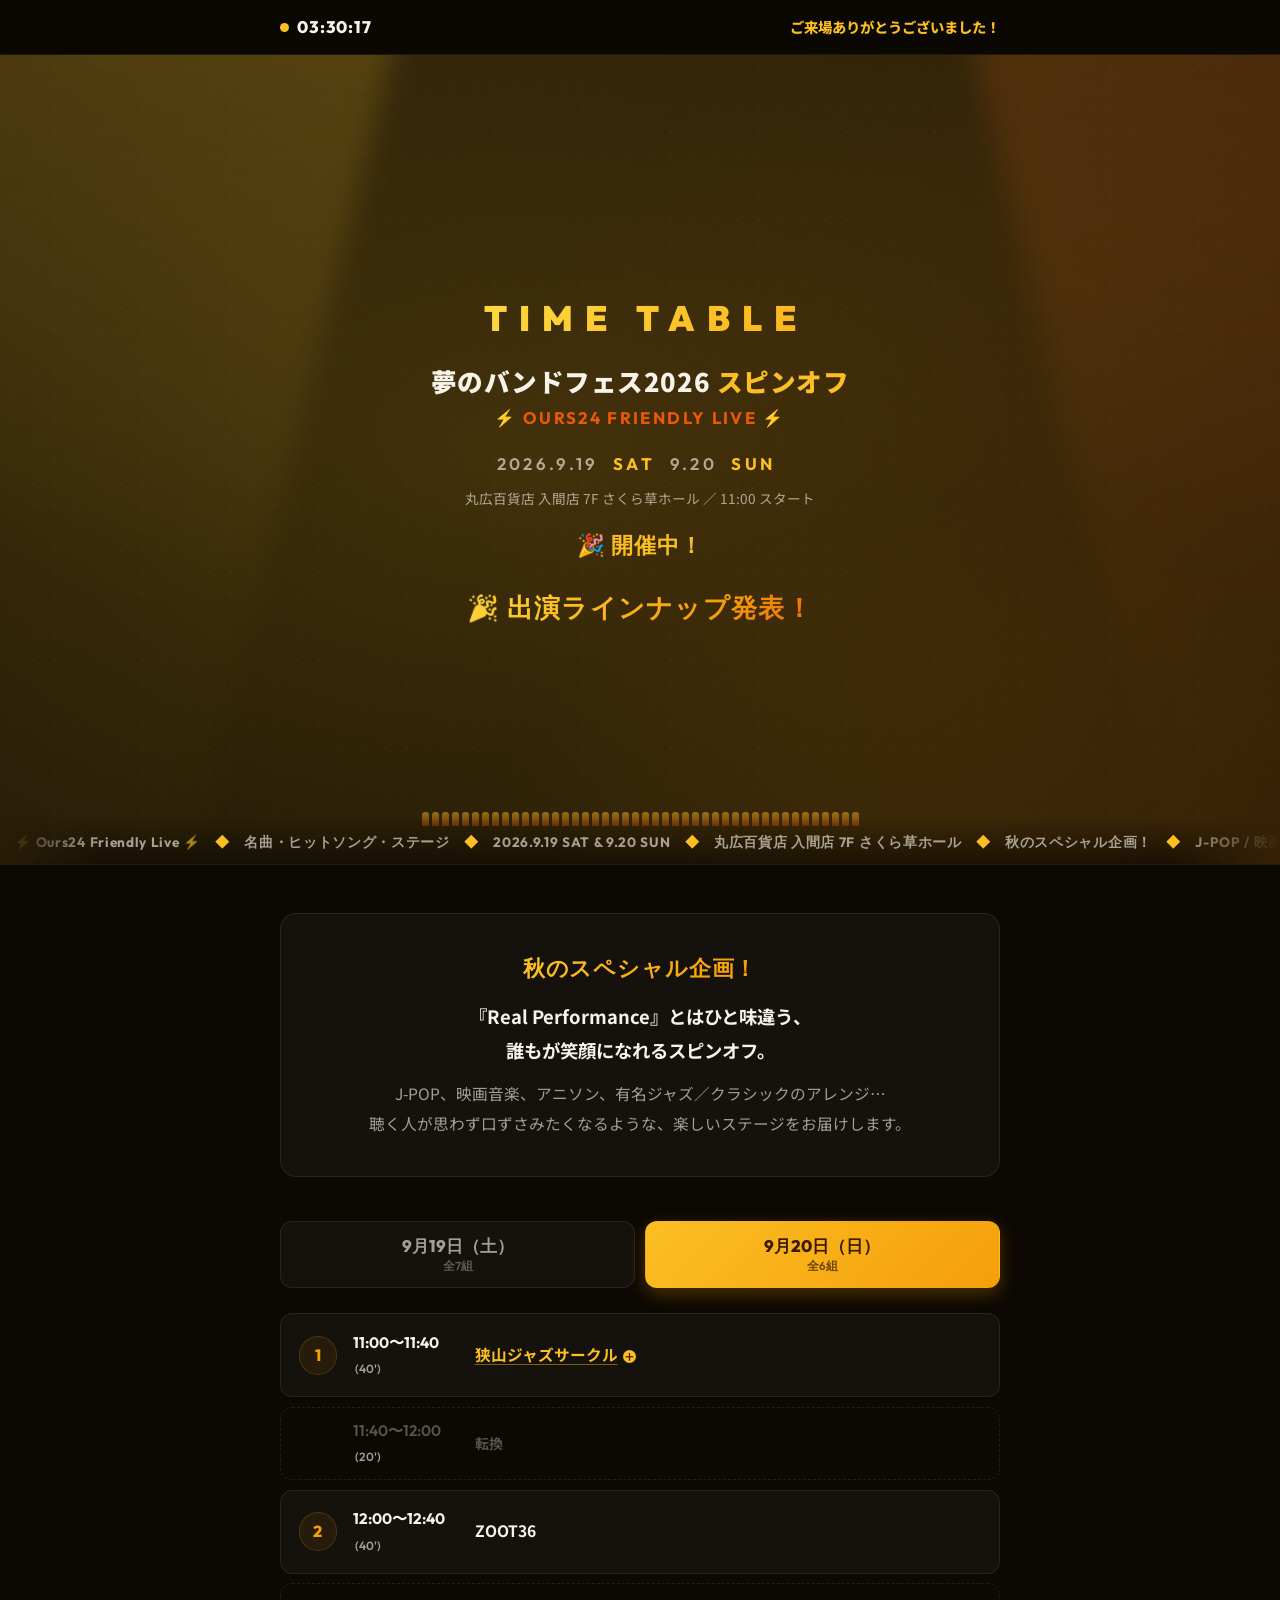
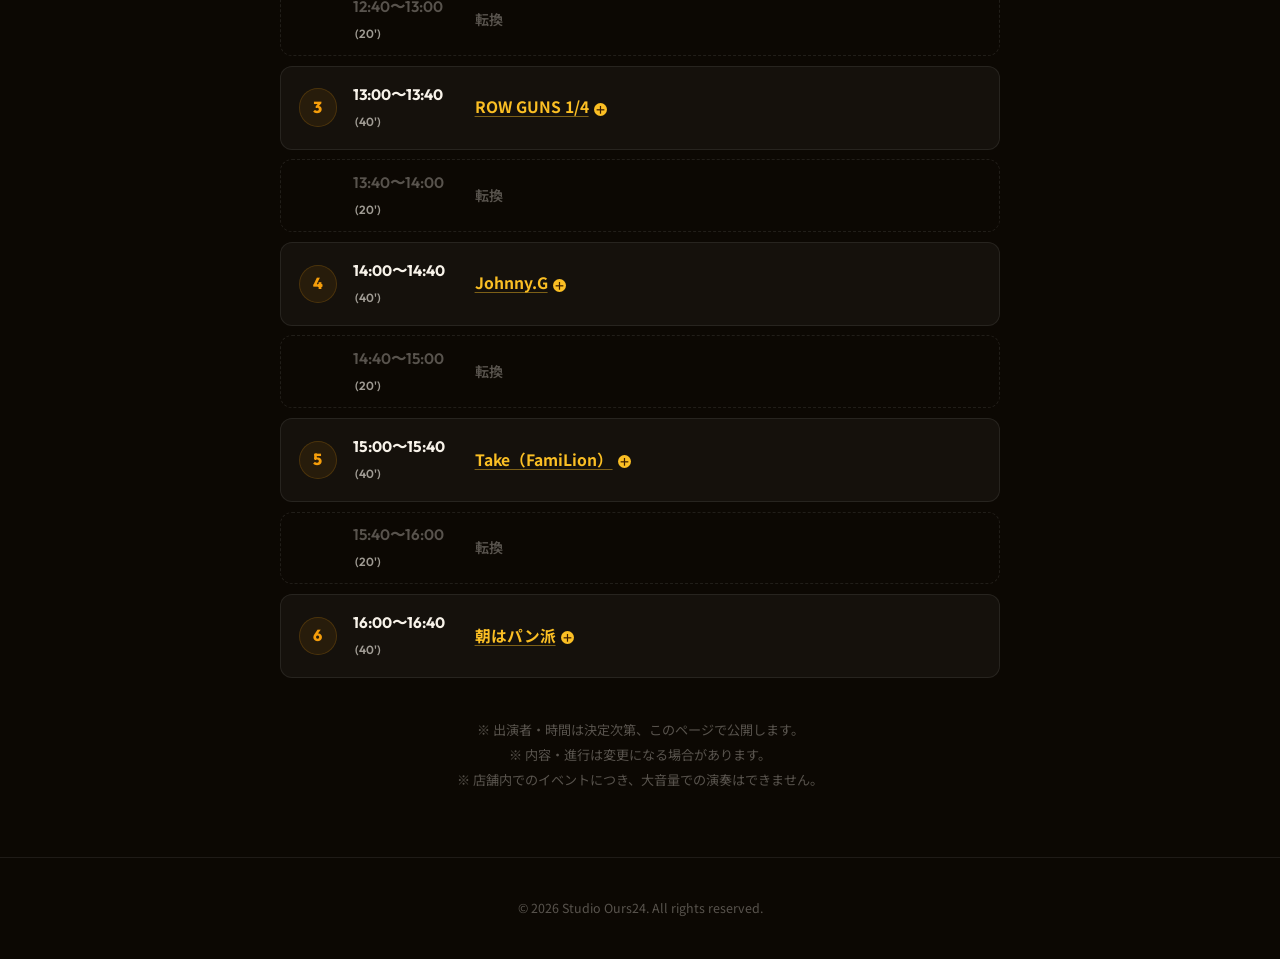
<file: timetable.html>
<!DOCTYPE html>
<html lang="ja">
<head>
<meta charset="UTF-8">
<meta name="viewport" content="width=device-width, initial-scale=1.0">
<title>タイムテーブル｜夢のバンドフェス2026 スピンオフ Ours24 Friendly Live</title>
<meta name="description" content="夢のバンドフェス2026 スピンオフ Ours24 Friendly Live のタイムテーブル。2026年9月19日(土)・20日(日) 丸広百貨店 入間店 7F さくら草ホール。出演者は決定次第公開します。">
<meta name="theme-color" content="#0c0803">
<meta property="og:type" content="website">
<meta property="og:title" content="夢のバンドフェス2026 スピンオフ｜タイムテーブル">
<meta property="og:description" content="2026年9月19日(土)・20日(日) 丸広百貨店 入間店 7F さくら草ホール。⚡Ours24 Friendly Live⚡">
<link rel="icon" href="data:image/svg+xml,%3Csvg xmlns='http://www.w3.org/2000/svg' viewBox='0 0 100 100'%3E%3Crect width='100' height='100' rx='22' fill='%230c0803'/%3E%3Ctext x='50' y='70' font-size='58' text-anchor='middle' font-family='Arial,sans-serif' font-weight='bold' fill='%23fbbf24'%3E♪%3C/text%3E%3C/svg%3E">
<link rel="preconnect" href="https://fonts.googleapis.com">
<link rel="preconnect" href="https://fonts.gstatic.com" crossorigin>
<link href="https://fonts.googleapis.com/css2?family=Noto+Sans+JP:wght@400;500;700;900&family=Outfit:wght@600;700;800;900&display=swap" rel="stylesheet">
<style>
/* ============================================
   夢のバンドフェス2026 スピンオフ - タイムテーブル
   Gold × Orange Warm Theme（ギミックは旧TTを移植）
   ============================================ */
:root{
  --bg-primary:#0c0803; --bg-secondary:#150f06;
  --bg-card:rgba(255,255,255,0.04); --bg-card-border:rgba(255,255,255,0.08);
  --accent-primary:#f59e0b; --accent-primary-glow:rgba(245,158,11,0.28);
  --accent-gold:#fbbf24; --accent-secondary:#ea580c;
  --accent-gradient:linear-gradient(135deg,#fde047,#fbbf24,#f59e0b,#ea580c);
  --accent-gradient-soft:linear-gradient(135deg,#fbbf24,#f59e0b);
  --text-primary:#f8f3ea; --text-secondary:rgba(248,243,234,0.62); --text-dim:rgba(248,243,234,0.32);
  --live:#f43f5e;
  --font-body:'Noto Sans JP',sans-serif; --font-display:'Outfit',sans-serif;
  --radius-sm:8px; --radius-md:12px; --radius-lg:16px; --radius-xl:24px;
}
*,*::before,*::after{box-sizing:border-box;margin:0;padding:0;}
html{scroll-behavior:smooth;-webkit-font-smoothing:antialiased;}
body{font-family:var(--font-body);color:var(--text-primary);background:var(--bg-primary);line-height:1.7;}
.container{max-width:760px;margin:0 auto;padding:0 1.25rem;}

/* ===== HERO ===== */
.hero{position:relative;padding:3.5rem 1.5rem 3.5rem;text-align:center;overflow:hidden;border-bottom:1px solid var(--bg-card-border);min-height:90vh;display:flex;flex-direction:column;align-items:center;justify-content:center;}
/* 背景：ゴールドの光グラデ（写真なし・ゆっくり動く） */
.hero-bg{position:absolute;inset:0;z-index:0;background:
  radial-gradient(ellipse at 20% 25%,rgba(251,191,36,0.22),transparent 55%),
  radial-gradient(ellipse at 82% 30%,rgba(234,88,12,0.18),transparent 55%),
  radial-gradient(ellipse at 50% 100%,rgba(245,158,11,0.14),transparent 45%),
  linear-gradient(180deg,#171006 0%,#0c0803 60%,#0c0803 100%);
  background-size:200% 200%,200% 200%,150% 150%,100% 100%;animation:heroGlow 14s ease-in-out infinite;}
@keyframes heroGlow{0%,100%{background-position:0% 50%,100% 50%,50% 100%,0 0}50%{background-position:100% 50%,0% 50%,50% 0%,0 0}}
.hero::after{content:'';position:absolute;inset:0;z-index:2;background-image:radial-gradient(circle,rgba(255,255,255,0.06) 1.2px,transparent 1.5px);background-size:22px 22px;opacity:0.5;pointer-events:none;}

/* スポットライトのスイープ */
.hero-beams{position:absolute;inset:0;z-index:2;overflow:hidden;pointer-events:none;mix-blend-mode:screen;}
.hero-beams::before,.hero-beams::after{content:'';position:absolute;top:-40%;left:50%;width:34%;height:180%;background:linear-gradient(180deg,rgba(251,191,36,0.24),rgba(251,191,36,0.02) 60%,transparent);filter:blur(14px);transform-origin:top center;}
.hero-beams::before{transform:translateX(-140%) rotate(14deg);animation:beamSweepL 9s ease-in-out infinite;}
.hero-beams::after{background:linear-gradient(180deg,rgba(234,88,12,0.22),rgba(234,88,12,0.02) 60%,transparent);transform:translateX(60%) rotate(-14deg);animation:beamSweepR 11s ease-in-out infinite;}
@keyframes beamSweepL{0%,100%{transform:translateX(-160%) rotate(10deg);opacity:.5}50%{transform:translateX(-70%) rotate(20deg);opacity:.95}}
@keyframes beamSweepR{0%,100%{transform:translateX(80%) rotate(-10deg);opacity:.45}50%{transform:translateX(20%) rotate(-20deg);opacity:.9}}

/* 浮遊する光の粒 */
.hero-particles{position:absolute;inset:0;z-index:2;overflow:hidden;pointer-events:none;}
.hero-particles i{position:absolute;bottom:-8%;width:6px;height:6px;border-radius:50%;background:radial-gradient(circle,rgba(255,240,200,0.95),rgba(245,158,11,0.5) 60%,transparent);filter:blur(0.5px);opacity:0;animation:floatUp linear infinite;}
@keyframes floatUp{0%{transform:translateY(0) scale(0.6);opacity:0}10%{opacity:0.9}90%{opacity:0.5}100%{transform:translateY(-108vh) scale(1);opacity:0}}

/* イコライザー（下部・ライブ感） */
.hero-eq{position:absolute;left:0;right:0;bottom:2.4rem;z-index:2;display:flex;align-items:flex-end;justify-content:center;gap:3px;height:70px;padding:0 8%;pointer-events:none;opacity:0.5;-webkit-mask-image:linear-gradient(90deg,transparent,#000 12%,#000 88%,transparent);mask-image:linear-gradient(90deg,transparent,#000 12%,#000 88%,transparent);}
.hero-eq i{flex:1;max-width:7px;min-width:2px;height:20%;border-radius:3px 3px 0 0;background:linear-gradient(180deg,var(--accent-gold),rgba(234,88,12,0.7));animation:eq 1.1s ease-in-out infinite;transform-origin:bottom;}
@keyframes eq{0%,100%{transform:scaleY(0.25)}50%{transform:scaleY(1)}}

.hero-content{position:relative;z-index:3;}
.anim-in{animation:heroRise 1s cubic-bezier(.22,1,.36,1) both;}
@keyframes heroRise{from{opacity:0;transform:translateY(26px)}to{opacity:1;transform:translateY(0)}}

.hero-eyebrow{font-family:var(--font-display);font-size:clamp(1.3rem,5vw,2.2rem);font-weight:900;letter-spacing:0.34em;text-transform:uppercase;background:var(--accent-gradient);background-size:220% auto;-webkit-background-clip:text;-webkit-text-fill-color:transparent;background-clip:text;animation:titleShimmer 6s linear infinite;margin-bottom:0.9rem;padding-left:0.34em;}
@keyframes titleShimmer{to{background-position:220% center}}
.hero-title{font-size:clamp(1.1rem,3.4vw,1.6rem);font-weight:900;color:var(--text-primary);letter-spacing:0.02em;line-height:1.3;}
.hero-title .spin{color:var(--accent-gold);}
.hero-sub{font-family:var(--font-display);font-size:clamp(0.8rem,2.4vw,1.05rem);font-weight:700;color:var(--accent-secondary);letter-spacing:0.14em;text-transform:uppercase;margin-top:0.45rem;}
.hero-date{margin-top:1.1rem;font-family:var(--font-display);font-size:clamp(0.85rem,2.4vw,1.05rem);font-weight:600;color:var(--text-secondary);letter-spacing:0.2em;}
.hero-date .sep{color:var(--accent-gold);font-weight:700;margin:0 0.5rem;}
.hero-venue{margin-top:0.5rem;font-size:0.85rem;color:var(--text-secondary);}

/* COUNTDOWN */
.countdown{display:inline-flex;align-items:center;gap:0.5rem;margin-top:1.75rem;padding:0.85rem 1.25rem;background:rgba(12,8,3,0.5);border:1px solid var(--bg-card-border);border-radius:var(--radius-lg);backdrop-filter:blur(8px);-webkit-backdrop-filter:blur(8px);}
.cd-unit{display:flex;flex-direction:column;align-items:center;min-width:48px;}
.cd-num{font-family:var(--font-display);font-size:clamp(1.5rem,6vw,2.2rem);font-weight:900;line-height:1;background:var(--accent-gradient);-webkit-background-clip:text;-webkit-text-fill-color:transparent;background-clip:text;font-variant-numeric:tabular-nums;}
.cd-lbl{font-family:var(--font-display);font-size:0.58rem;font-weight:700;letter-spacing:0.16em;color:var(--text-dim);margin-top:0.35rem;}
.cd-sep{font-family:var(--font-display);font-size:1.5rem;font-weight:800;color:var(--text-dim);align-self:flex-start;margin-top:0.1rem;}
.countdown-msg{margin-top:1rem;font-family:var(--font-display);font-weight:800;font-size:clamp(1rem,3.5vw,1.4rem);letter-spacing:0.05em;color:var(--accent-gold);display:none;}
.countdown-msg.show{display:block;animation:livepulse 1.6s infinite;}
/* 発表は間もなく */
.coming-soon{margin-top:1.4rem;font-family:var(--font-display);font-weight:900;font-size:clamp(1.1rem,4vw,1.6rem);letter-spacing:0.05em;background:var(--accent-gradient);-webkit-background-clip:text;-webkit-text-fill-color:transparent;background-clip:text;animation:comingPulse 1.8s ease-in-out infinite;}
@keyframes comingPulse{0%,100%{opacity:1;filter:drop-shadow(0 0 10px rgba(251,191,36,0.45))}50%{opacity:.72;filter:drop-shadow(0 0 3px rgba(251,191,36,0.15))}}

/* ABOUT（このライブについて） */
.about{padding:3rem 0 0;}
.about-card{background:var(--bg-card);border:1px solid var(--bg-card-border);border-radius:var(--radius-lg);padding:2.25rem 2rem;text-align:center;}
.about-cap{font-family:var(--font-display);font-size:clamp(1.05rem,3vw,1.35rem);font-weight:800;background:var(--accent-gradient);-webkit-background-clip:text;-webkit-text-fill-color:transparent;background-clip:text;letter-spacing:0.04em;margin-bottom:0.85rem;}
.about-lead{font-size:clamp(0.98rem,2.6vw,1.15rem);font-weight:700;color:var(--text-primary);line-height:1.8;margin-bottom:0.75rem;}
.about-text{font-size:clamp(0.85rem,2.3vw,0.98rem);color:var(--text-secondary);line-height:1.95;}
@media(max-width:640px){.about-card{padding:1.75rem 1.25rem;}}

/* MARQUEE */
.hero-marquee{position:absolute;bottom:0;left:0;right:0;z-index:3;overflow:hidden;padding:0.6rem 0;background:linear-gradient(180deg,transparent,rgba(12,8,3,0.65));white-space:nowrap;-webkit-mask-image:linear-gradient(90deg,transparent,#000 8%,#000 92%,transparent);mask-image:linear-gradient(90deg,transparent,#000 8%,#000 92%,transparent);}
.marquee-track{display:inline-block;white-space:nowrap;animation:marquee 38s linear infinite;}
.marquee-track span{font-family:var(--font-display);font-weight:700;font-size:0.85rem;letter-spacing:0.05em;color:var(--text-secondary);margin:0 0.9rem;}
.marquee-track span .mq-dot{color:var(--accent-gold);margin-left:0.9rem;}
@keyframes marquee{from{transform:translateX(0)}to{transform:translateX(-50%)}}

/* NOW BAR（リアルタイム時計） */
.nowbar{position:sticky;top:0;z-index:50;background:rgba(12,8,3,0.85);backdrop-filter:blur(14px);-webkit-backdrop-filter:blur(14px);border-bottom:1px solid var(--bg-card-border);}
.nowbar-inner{max-width:760px;margin:0 auto;padding:0.8rem 1.25rem;display:flex;align-items:center;gap:0.9rem;flex-wrap:wrap;}
.now-clock{display:flex;align-items:center;gap:0.5rem;font-family:var(--font-display);font-weight:800;font-size:1.05rem;letter-spacing:0.05em;color:var(--text-primary);}
.now-clock .dot{width:9px;height:9px;border-radius:50%;background:var(--accent-gold);box-shadow:0 0 0 0 rgba(251,191,36,0.5);animation:livepulse 1.8s infinite;}
@keyframes livepulse{0%{box-shadow:0 0 0 0 rgba(251,191,36,0.5)}70%{box-shadow:0 0 0 8px rgba(251,191,36,0)}100%{box-shadow:0 0 0 0 rgba(251,191,36,0)}}
.now-status{flex:1;min-width:180px;font-size:0.9rem;font-weight:700;color:var(--text-secondary);text-align:right;}
.now-status b{color:var(--accent-gold);font-weight:800;}

/* ===== BODY / TIMETABLE ===== */
.tt-body{padding:2.75rem 0 4rem;}
.day-tabs{display:flex;gap:0.6rem;margin-bottom:1.6rem;}
.day-tab{flex:1;padding:0.85rem 0.6rem;font-family:var(--font-display);font-weight:800;font-size:1.05rem;color:var(--text-secondary);background:var(--bg-card);border:1px solid var(--bg-card-border);border-radius:var(--radius-md);cursor:pointer;transition:color .2s,background .2s,border-color .2s;text-align:center;line-height:1.25;}
  .day-tab:hover{border-color:rgba(245,158,11,0.35);color:var(--text-primary);}
  .day-tab .dt-note{display:block;font-size:0.72rem;font-weight:600;color:var(--text-dim);margin-top:0.15rem;}
  .day-tab.active{color:#3a1c00;background:var(--accent-gradient-soft);border-color:transparent;box-shadow:0 6px 18px var(--accent-primary-glow);}
  .day-tab.active .dt-note{color:rgba(58,28,0,0.72);}
  .day-head{display:none;}
  .day-block{margin-bottom:2.5rem;display:none;}
  .day-block.active{display:block;animation:heroRise .5s cubic-bezier(.22,1,.36,1) both;}
.day-head{display:none;}
.day-name{font-family:var(--font-display);font-size:1.3rem;font-weight:800;background:var(--accent-gradient);-webkit-background-clip:text;-webkit-text-fill-color:transparent;background-clip:text;}
.day-note{font-size:0.82rem;color:var(--text-secondary);}
.slot-list{display:flex;flex-direction:column;gap:0.6rem;}
.slot{display:flex;align-items:center;gap:1rem;padding:0.95rem 1.1rem;background:var(--bg-card);border:1px solid var(--bg-card-border);border-radius:var(--radius-md);transition:border-color .2s,background .2s,transform .2s;}
.slot:hover{border-color:rgba(245,158,11,0.25);background:rgba(245,158,11,0.04);transform:translateX(2px);}
.slot-no{flex-shrink:0;width:2.4rem;height:2.4rem;display:flex;align-items:center;justify-content:center;font-family:var(--font-display);font-weight:800;font-size:1rem;color:var(--accent-primary);background:rgba(245,158,11,0.08);border:1px solid rgba(245,158,11,0.18);border-radius:50%;}
.slot-time{flex-shrink:0;width:6.6rem;font-family:var(--font-display);font-weight:700;font-size:0.95rem;color:var(--text-primary);}
.slot-name{flex:1;min-width:0;font-size:0.98rem;font-weight:700;color:var(--text-primary);word-break:break-word;}
.slot.tbd .slot-time,.slot.tbd .slot-name{color:var(--text-dim);font-weight:500;}
.slot-time small{color:var(--text-secondary);font-weight:600;font-size:0.78em;margin-left:0.15rem;}
.slot .slot-sub{display:block;font-size:0.7rem;font-weight:700;color:var(--accent-secondary);margin-bottom:0.1rem;letter-spacing:0.02em;}
/* 転換・セッティング・終演などの補助行 */
.slot.change,.slot.info,.slot.end{background:transparent;border-style:dashed;border-color:rgba(255,255,255,0.09);padding-top:0.6rem;padding-bottom:0.6rem;}
.slot.change .slot-name,.slot.info .slot-name,.slot.end .slot-name{color:var(--text-dim);font-weight:600;font-size:0.88rem;}
.slot.change .slot-time,.slot.info .slot-time,.slot.end .slot-time{color:var(--text-dim);font-weight:600;}
.slot.change .slot-no,.slot.info .slot-no,.slot.end .slot-no{background:transparent;border-color:transparent;color:var(--text-dim);font-size:0.85rem;}
/* いま出演中のハイライト */
.slot.now{border-color:var(--accent-gold);background:rgba(251,191,36,0.12);box-shadow:0 0 0 1px var(--accent-gold),0 0 26px var(--accent-primary-glow);}
.slot.now .slot-no{background:var(--accent-gold);color:#3a1c00;border-color:var(--accent-gold);}
.now-tag{display:inline-flex;align-items:center;gap:0.3rem;margin-left:0.5rem;font-family:var(--font-display);font-size:0.6rem;font-weight:800;letter-spacing:0.1em;color:#fff;background:var(--live);border-radius:100px;padding:0.1rem 0.5rem;vertical-align:middle;animation:livepulseTag 1.6s infinite;}
@keyframes livepulseTag{0%{box-shadow:0 0 0 0 rgba(244,63,94,0.5)}70%{box-shadow:0 0 0 7px rgba(244,63,94,0)}100%{box-shadow:0 0 0 0 rgba(244,63,94,0)}}
.now-status .live{color:#ff6b81;}
.now-status .dotlive{display:inline-block;width:8px;height:8px;border-radius:50%;background:var(--live);margin-right:0.35rem;vertical-align:middle;animation:livepulseTag 1.6s infinite;}

.tt-foot{margin-top:2rem;text-align:center;}
.tt-note{font-size:0.82rem;color:var(--text-dim);line-height:1.9;}

.footer{padding:2.5rem 0;text-align:center;border-top:1px solid var(--bg-card-border);}
.footer p{font-size:0.78rem;color:var(--text-dim);}

@media (max-width:640px){
  .container{padding:0 1rem;}
  .hero{padding:3rem 1rem 3rem;}
  .slot{gap:0.7rem;padding:0.85rem 0.9rem;}
  .slot-no{width:2.1rem;height:2.1rem;font-size:0.9rem;}
  .slot-time{width:auto;min-width:4.6rem;font-size:0.85rem;}
  .slot-name{font-size:0.9rem;}
  .now-status{min-width:0;font-size:0.8rem;}
}
@media(prefers-reduced-motion:reduce){
  .hero-bg,.hero-beams::before,.hero-beams::after,.hero-particles i,.hero-eq i,.hero-eyebrow,.anim-in,.marquee-track{animation:none!important;}
  .hero-particles,.hero-eq{display:none;}
}
/* ===== バンド名クリック（詳細あり） ===== */
.name-btn{display:inline;font:inherit;color:var(--accent-gold);background:none;border:0;padding:0;margin:0;cursor:pointer;text-align:left;font-weight:700;text-decoration:underline;text-decoration-color:rgba(251,191,36,0.45);text-underline-offset:3px;}
.name-btn:hover{text-decoration-color:var(--accent-gold);}
.detail-ic{display:inline-flex;align-items:center;justify-content:center;width:1.2em;height:1.2em;margin-left:0.45em;font-size:0.7em;font-weight:800;color:#3a1c00;background:var(--accent-gold);border-radius:50%;vertical-align:middle;line-height:1;}
.slot.now .name-btn{color:#3a1c00;text-decoration-color:rgba(58,28,0,0.5);}
.slot.now .detail-ic{background:#3a1c00;color:var(--accent-gold);}

/* ===== バンド紹介ポップアップ ===== */
.band-modal{position:fixed;inset:0;z-index:100;display:flex;align-items:center;justify-content:center;padding:1.2rem;}
.band-modal[hidden]{display:none;}
.bm-backdrop{position:absolute;inset:0;background:rgba(5,3,1,0.78);backdrop-filter:blur(4px);-webkit-backdrop-filter:blur(4px);animation:bmFade .25s ease both;}
.bm-card{position:relative;z-index:1;width:100%;max-width:440px;max-height:88vh;overflow-y:auto;background:linear-gradient(180deg,#1a1206,#120c05);border:1px solid rgba(251,191,36,0.25);border-radius:var(--radius-xl);box-shadow:0 24px 70px rgba(0,0,0,0.6);animation:bmRise .3s cubic-bezier(.22,1,.36,1) both;}
@keyframes bmFade{from{opacity:0}to{opacity:1}}
@keyframes bmRise{from{opacity:0;transform:translateY(24px) scale(.97)}to{opacity:1;transform:none}}
.bm-close{position:absolute;top:0.6rem;right:0.6rem;z-index:2;width:2.2rem;height:2.2rem;display:flex;align-items:center;justify-content:center;font-size:1.5rem;line-height:1;color:var(--text-primary);background:rgba(12,8,3,0.6);border:1px solid var(--bg-card-border);border-radius:50%;cursor:pointer;}
.bm-close:hover{background:rgba(12,8,3,0.95);color:var(--accent-gold);}
.bm-gallery{display:flex;flex-direction:column;gap:3px;overflow:hidden;border-radius:var(--radius-xl) var(--radius-xl) 0 0;background:#0c0803;}
.bm-gallery.empty{display:none;}
.bm-gallery img{width:100%;height:auto;display:block;}
.bm-body{padding:1.5rem 1.5rem 1.8rem;}
.bm-sub{font-family:var(--font-display);font-size:0.72rem;font-weight:800;letter-spacing:0.08em;color:var(--accent-secondary);text-transform:uppercase;margin-bottom:0.25rem;}
.bm-sub:empty{display:none;}
.bm-name{font-family:var(--font-display);font-size:clamp(1.3rem,5vw,1.7rem);font-weight:900;background:var(--accent-gradient);-webkit-background-clip:text;-webkit-text-fill-color:transparent;background-clip:text;margin-bottom:0.9rem;line-height:1.2;}
.bm-read{font-size:0.82rem;color:var(--text-dim);margin:-0.55rem 0 0.9rem;}
.bm-read:empty{display:none;}
.bm-bio{font-size:0.95rem;color:var(--text-secondary);line-height:1.9;white-space:pre-wrap;}
.bm-bio:empty::before{content:'紹介文は準備中です';color:var(--text-dim);}
body.modal-open{overflow:hidden;}
@media(prefers-reduced-motion:reduce){.bm-backdrop,.bm-card{animation:none;}}
</style>
</head>
<body>

  <!-- NOW BAR -->
  <div class="nowbar">
    <div class="nowbar-inner">
      <div class="now-clock"><span class="dot"></span><span id="nowClock">--:--:--</span></div>
      <div class="now-status" id="nowStatus">出演者・進行は調整中です</div>
    </div>
  </div>

  <!-- HERO -->
  <header class="hero">
    <div class="hero-bg"></div>
    <div class="hero-beams"></div>
    <div class="hero-particles" id="particles"></div>
    <div class="hero-eq" id="eq"></div>

    <div class="hero-content anim-in">
      <p class="hero-eyebrow">Time Table</p>
      <p class="hero-title">夢のバンドフェス2026 <span class="spin">スピンオフ</span></p>
      <p class="hero-sub">⚡ Ours24 Friendly Live ⚡</p>
      <p class="hero-date">2026.9.19 <span class="sep">SAT</span> 9.20 <span class="sep">SUN</span></p>
      <p class="hero-venue">丸広百貨店 入間店 7F さくら草ホール ／ 11:00 スタート</p>

      <div class="countdown" id="countdown">
        <div class="cd-unit"><span class="cd-num" id="cdD">--</span><span class="cd-lbl">DAYS</span></div>
        <span class="cd-sep">:</span>
        <div class="cd-unit"><span class="cd-num" id="cdH">--</span><span class="cd-lbl">HOURS</span></div>
        <span class="cd-sep">:</span>
        <div class="cd-unit"><span class="cd-num" id="cdM">--</span><span class="cd-lbl">MIN</span></div>
        <span class="cd-sep">:</span>
        <div class="cd-unit"><span class="cd-num" id="cdS">--</span><span class="cd-lbl">SEC</span></div>
      </div>
      <p class="countdown-msg" id="cdMsg">🎉 開催中！</p>
      <p class="coming-soon">🎉 出演ラインナップ発表！</p>
    </div>

    <!-- MARQUEE -->
    <div class="hero-marquee">
      <div class="marquee-track" id="marquee"></div>
    </div>
  </header>

  <!-- ABOUT -->
  <section class="about">
    <div class="container">
      <div class="about-card">
        <p class="about-cap">秋のスペシャル企画！</p>
        <p class="about-lead">『Real Performance』とはひと味違う、<br>誰もが笑顔になれるスピンオフ。</p>
        <p class="about-text">J-POP、映画音楽、アニソン、有名ジャズ／クラシックのアレンジ…<br>聴く人が思わず口ずさみたくなるような、楽しいステージをお届けします。</p>
      </div>
    </div>
  </section>

  <!-- TIMETABLE -->
  <main class="tt-body">
    <div class="container" id="ttContainer"></div>
    <div class="tt-foot">
      <div class="container">
        <p class="tt-note">
          ※ 出演者・時間は決定次第、このページで公開します。<br>
          ※ 内容・進行は変更になる場合があります。<br>
          ※ 店舗内でのイベントにつき、大音量での演奏はできません。
        </p>
      </div>
    </div>
  </main>

  <footer class="footer">
    <div class="container"><p>&copy; 2026 Studio Ours24. All rights reserved.</p></div>
  </footer>

  <!-- BAND MODAL -->
  <div class="band-modal" id="bandModal" hidden>
    <div class="bm-backdrop" data-close></div>
    <div class="bm-card" role="dialog" aria-modal="true" aria-labelledby="bmName">
      <button class="bm-close" type="button" data-close aria-label="閉じる">×</button>
      <div class="bm-gallery" id="bmGallery"></div>
      <div class="bm-body">
        <p class="bm-sub" id="bmSub"></p>
        <h3 class="bm-name" id="bmName"></h3>
        <p class="bm-read" id="bmRead"></p>
        <p class="bm-bio" id="bmBio"></p>
      </div>
    </div>
  </div>

<script>
/* =====================================================================
   タイムテーブル設定 ── ここだけ編集すればOK
   status     : 準備中バナー等の表示文。確定して通常表示にするなら '' に。
   slotMinutes: 1組の持ち時間(分)。数値を入れると開始時刻から自動計算。null なら「調整中」。
   days       : 各日の start と acts。acts の {name,time} を埋めるだけで反映。
   ===================================================================== */
const TIMETABLE = {
  eventStart: '2026-09-19T11:00:00+09:00',  // カウントダウンの目標
  days: [
    { label:'9月19日（土）', note:'全7組', date:'2026-09-19', rows:[
      { no:1, time:'11:00〜11:40', dur:"40'", name:'Rough Ours', type:'act' },
      { time:'11:40〜12:00', dur:"20'", name:'転換', type:'change' },
      { no:2, time:'12:00〜12:40', dur:"40'", name:'Aloha・Nonbase', sub:'ハワイアンバンド', type:'act' },
      { time:'12:40〜13:00', dur:"20'", name:'転換', type:'change' },
      { no:3, time:'13:00〜13:40', dur:"40'", name:'HOLOHOLO', type:'act' },
      { time:'13:40〜14:00', dur:"20'", name:'転換', type:'change' },
      { no:4, time:'14:00〜14:40', dur:"40'", name:'Autumn Sky', type:'act' },
      { time:'14:40〜15:00', dur:"20'", name:'転換', type:'change' },
      { no:5, time:'15:00〜15:40', dur:"40'", name:'Naughty Boys', type:'act' },
      { time:'15:40〜16:00', dur:"20'", name:'転換', type:'change' },
      { no:6, time:'16:00〜16:40', dur:"40'", name:'いるバルず', type:'act' },
      { time:'16:40〜17:00', dur:"20'", name:'転換', type:'change' },
      { no:7, time:'17:00〜17:40', dur:"40'", name:'ドキドキきどちゃん', type:'act' },
    ]},
    { label:'9月20日（日）', note:'全6組', date:'2026-09-20', rows:[
      { no:1, time:'11:00〜11:40', dur:"40'", name:'狭山ジャズサークル', type:'act' },
      { time:'11:40〜12:00', dur:"20'", name:'転換', type:'change' },
      { no:2, time:'12:00〜12:40', dur:"40'", name:'ZOOT36', type:'act' },
      { time:'12:40〜13:00', dur:"20'", name:'転換', type:'change' },
      { no:3, time:'13:00〜13:40', dur:"40'", name:'ROW GUNS 1/4', type:'act' },
      { time:'13:40〜14:00', dur:"20'", name:'転換', type:'change' },
      { no:4, time:'14:00〜14:40', dur:"40'", name:'Johnny.G', type:'act' },
      { time:'14:40〜15:00', dur:"20'", name:'転換', type:'change' },
      { no:5, time:'15:00〜15:40', dur:"40'", name:'Take（FamiLion）', type:'act' },
      { time:'15:40〜16:00', dur:"20'", name:'転換', type:'change' },
      { no:6, time:'16:00〜16:40', dur:"40'", name:'朝はパン派', type:'act' },
    ]},
  ],
};

const BAND_INFO = {"Rough Ours": {"read": "ラフアワーズ", "form": "バンド（ジャズ）", "bio": "こんにちは！ Rough Oursです。ボーカル、トランペット、ピアノ、ベース、ドラムの男女5人のバンドです。jazzを中心にこの地で活動しています。\n\n今回は何処かで聴いたことのあるような昭和歌謡、ボサノバ、サンバにジャズと色々なジャンルの曲を演りますのでお楽しみに😊\n\nそれと宣伝なんですが、12月13日(日)に狭山市のライブハウス シリスタで単独ライブを行います。こちらもお待ちしておりまーす😊", "imgs": ["images/bands/rough-ours.png"]}, "Aloha・Nonbase": {"read": "アロハ・ノンベース", "form": "バンド（ハワイアン）", "bio": "2023年8月にバンド結成、メンバー5名！皆、高齢ですが、楽しくパワフルにLIVE等で活動しています。", "imgs": ["images/bands/aloha-nonbase-1.png", "images/bands/aloha-nonbase-2.png"]}, "HOLOHOLO": {"read": "ホロホロ", "form": "デュオ（弾き語り）", "bio": "三線、ウクレレ、ギターでお届けする弾き語りデュオです。誰もが知っているあの名曲や、「これ、聴いたことある！」というお馴染みのメロディをお届けします。さらに、「えっ！この曲を三線で！？」というちょっとビックリなアレンジも！入間川ニコニコ・テラスで結成した私たちの演奏を、どうぞお楽しみください。", "imgs": ["images/bands/holoholo.png"]}, "Autumn Sky": {"read": "オータムスカイ", "form": "バンド（ポップス）", "bio": "StudioOurs24様から今回のイベントをご紹介いただき、音楽教室で急遽結成した今秋限定の急造バンドです。変わりやすいと言われる秋の空のように担当パートを変えながら演奏します！", "imgs": ["images/bands/autumn-sky.png"]}, "Naughty Boys": {"read": "ノーティーボーイズ", "form": "デュオ（ギター弾き語り）", "bio": "入間川七夕祭りをきっかけに結成した、弾き語りギター・デュオです。ビートルズ、モンキーズ、エリック・クラプトンなど、往年の洋楽の名曲を中心に、懐かしくも心躍るナンバーをお届けします！ギター2本と歌声で、あの頃の音楽をもう一度！", "imgs": ["images/bands/naughty-boys.png"]}, "いるバルず": {"form": "バンド（ポップス）", "bio": "入間市商工会バンドです！誰もが口ずさめる昭和ポップスをお届けします！ただいま絶賛コールドスリープ中につき練習不足…当日は「半解凍」のまま全力で頑張ります！", "imgs": ["images/bands/irubaruzu.png"]}, "ドキドキきどちゃん": {"form": "ソロ（ピアノ弾き語り）", "bio": "日々、笑顔でいることがモットーで、唄うことが大好きです🎵 皆様の心に少しでも残るように精一杯唄わせていただきま〜す😄", "imgs": ["images/bands/kidochan.png"]}, "狭山ジャズサークル": {"form": "バンド（ジャズ）", "bio": "昨年春に結成し、新たなメンバーや子どもたちも加わり、世代を超えて楽しくジャズを演奏しています。今回、出演のお話をいただき、「みんなで出たい！」と気持ちが一致。急ピッチで練習をしてきました！世代を超えた仲間たちのジャズを、ぜひお楽しみください♪", "imgs": ["images/bands/sayama-jazz-1.png", "images/bands/sayama-jazz-2.png"]}, "ROW GUNS 1/4": {"read": "ロウガンズ ヨンブンノイチ", "form": "ソロヴォーカル", "bio": "今回はバンド活動を離れ、初めてソロでJ-POPを唄います！", "imgs": ["images/bands/row-guns.png"]}, "Johnny.G": {"read": "ジョニージー", "form": "ソロ（ギター弾き語り）", "bio": "Johnny.Gです！キャロルのバラードナンバーをご紹介させていただきたいと思います！時間があれば、チューリップの曲も！", "imgs": ["images/bands/johnny-g.png"]}, "Take（FamiLion）": {"read": "タケ", "form": "ソロ（ギター弾き語り）", "bio": "平成からやってきたロックバンド『FamiLion』のボーカルを務めておりますが、今回はそんな時代から懐かしい曲をみんなで歌いたいと思います！よろしくお願いします！", "imgs": ["images/bands/take-familion.png"]}, "朝はパン派": {"form": "バンド（ポップス）", "bio": "全員学生で現役の力見せちゃいます！演奏する側も観る側も全力で楽しめる、アットホームで最高にハッピーなステージをお楽しみに！", "imgs": ["images/bands/asa-pan.png"]}};

(function(){
  const $ = (s)=>document.querySelector(s);
  const pad = (n)=>('0'+n).slice(-2);
  const reduce = window.matchMedia && window.matchMedia('(prefers-reduced-motion: reduce)').matches;

  /* ---- パーティクル生成 ---- */
  (function particles(){
    if(reduce) return;
    const wrap=$('#particles'); if(!wrap) return;
    const N=18;
    for(let i=0;i<N;i++){
      const p=document.createElement('i');
      const size=3+Math.random()*5;
      p.style.left=(Math.random()*100)+'%';
      p.style.width=p.style.height=size+'px';
      p.style.animationDuration=(9+Math.random()*10)+'s';
      p.style.animationDelay=(-Math.random()*12)+'s';
      wrap.appendChild(p);
    }
  })();

  /* ---- イコライザー生成 ---- */
  (function equalizer(){
    if(reduce) return;
    const wrap=$('#eq'); if(!wrap) return;
    const N=44;
    for(let i=0;i<N;i++){
      const b=document.createElement('i');
      b.style.animationDuration=(0.7+Math.random()*0.9)+'s';
      b.style.animationDelay=(-Math.random()*1.2)+'s';
      wrap.appendChild(b);
    }
  })();

  /* ---- マーキー ---- */
  (function marquee(){
    const track=$('#marquee'); if(!track) return;
    const items=['⚡ Ours24 Friendly Live ⚡','名曲・ヒットソング・ステージ','2026.9.19 SAT & 9.20 SUN','丸広百貨店 入間店 7F さくら草ホール','秋のスペシャル企画！','J-POP / 映画音楽 / アニソン / ジャズ・クラシックのアレンジ'];
    const one=document.createElement('span');
    one.innerHTML=items.map(t=>t+'<span class="mq-dot">◆</span>').join('');
    const two=one.cloneNode(true);
    track.appendChild(one); track.appendChild(two);
  })();

  /* ---- カウントダウン ---- */
  (function countdown(){
    const target=Date.parse(TIMETABLE.eventStart);
    const el={d:$('#cdD'),h:$('#cdH'),m:$('#cdM'),s:$('#cdS')};
    function tick(){
      const diff=target-Date.now();
      if(diff<=0){ $('#countdown').style.display='none'; $('#cdMsg').classList.add('show'); return; }
      const sec=Math.floor(diff/1000);
      el.d.textContent=Math.floor(sec/86400);
      el.h.textContent=pad(Math.floor(sec%86400/3600));
      el.m.textContent=pad(Math.floor(sec%3600/60));
      el.s.textContent=pad(sec%60);
    }
    tick(); setInterval(tick,1000);
  })();

    /* ---- タイムテーブル描画（確定版・タブ切替） ---- */
  const slotEls=[];  // realtime用: {el,startMs,endMs,type,no,name}
  (function render(){
    const c=$('#ttContainer'); c.innerHTML='';
    const tabs=document.createElement('div'); tabs.className='day-tabs';
    c.appendChild(tabs);
    const blocks=[];
    TIMETABLE.days.forEach((day,idx)=>{
      const btn=document.createElement('button'); btn.type='button'; btn.className='day-tab';
      const lb=document.createElement('span'); lb.textContent=day.label; btn.appendChild(lb);
      if(day.note){const nt=document.createElement('span'); nt.className='dt-note'; nt.textContent=day.note; btn.appendChild(nt);}
      btn.addEventListener('click',()=>selectDay(idx));
      tabs.appendChild(btn);

      const block=document.createElement('div'); block.className='day-block';
      const head=document.createElement('div'); head.className='day-head';
      const dn=document.createElement('span'); dn.className='day-name'; dn.textContent=day.label; head.appendChild(dn);
      if(day.note){const nn=document.createElement('span'); nn.className='day-note'; nn.textContent=day.note; head.appendChild(nn);}
      block.appendChild(head);
      const list=document.createElement('div'); list.className='slot-list';
      day.rows.forEach(row=>{
        const slot=document.createElement('div'); slot.className='slot '+(row.type||'act');
        slot.innerHTML='<span class="slot-no"></span><span class="slot-time"></span><span class="slot-name"></span>';
        slot.querySelector('.slot-no').textContent = row.no ? row.no : '';
        const tt=slot.querySelector('.slot-time');
        tt.textContent=row.time;
        if(row.dur){ const sm=document.createElement('small'); sm.textContent='('+row.dur+')'; tt.appendChild(document.createTextNode(' ')); tt.appendChild(sm); }
        const nm=slot.querySelector('.slot-name');
        const info=BAND_INFO[row.name]; const hasDetail=!!(info&&(info.bio||info.img||(info.imgs&&info.imgs.length)));
        if(hasDetail){
          const nb=document.createElement('button'); nb.type='button'; nb.className='name-btn';
          if(row.sub){ const sub=document.createElement('span'); sub.className='slot-sub'; sub.textContent=row.sub; nb.appendChild(sub); }
          nb.appendChild(document.createTextNode(row.name));
          const ic=document.createElement('span'); ic.className='detail-ic'; ic.textContent='＋'; nb.appendChild(ic);
          nb.addEventListener('click',()=>openBand(row.name));
          nm.appendChild(nb);
        } else {
          if(row.sub){ const sub=document.createElement('span'); sub.className='slot-sub'; sub.textContent=row.sub; nm.appendChild(sub); }
          nm.appendChild(document.createTextNode(row.name));
        }
        list.appendChild(slot);
        const parts=row.time.split('〜');
        const startMs=Date.parse(day.date+'T'+parts[0]+':00+09:00');
        const endMs=Date.parse(day.date+'T'+parts[1]+':00+09:00');
        slotEls.push({el:slot,startMs,endMs,type:(row.type||'act'),no:row.no,name:row.name});
      });
      block.appendChild(list); c.appendChild(block);
      blocks.push({block,btn});
    });
    function selectDay(i){ blocks.forEach((b,j)=>{ const on=(j===i); b.block.classList.toggle('active',on); b.btn.classList.toggle('active',on); }); }
    (function initDay(){
      const n=new Date(); const j=new Date(n.getTime()+(n.getTimezoneOffset()*60000)+(9*3600000));
      const p2=(x)=>('0'+x).slice(-2);
      const today=j.getFullYear()+'-'+p2(j.getMonth()+1)+'-'+p2(j.getDate());
      let def=0;
      const hit=TIMETABLE.days.findIndex(d=>d.date===today);
      if(hit>=0){ def=hit; }
      else if(today>TIMETABLE.days[TIMETABLE.days.length-1].date){ def=TIMETABLE.days.length-1; }
      selectDay(def);
    })();
  })();

  /* ---- リアルタイム時計＋「今出演中」ハイライト ---- */
  (function realtime(){
    const elC=$('#nowClock'), elS=$('#nowStatus');
    const days=TIMETABLE.days.map(d=>d.date);
    function jstNow(){ const n=new Date(); return new Date(n.getTime()+(n.getTimezoneOffset()*60000)+(9*3600000)); }
    function update(){
      const j=jstNow();
      elC.textContent=pad(j.getHours())+':'+pad(j.getMinutes())+':'+pad(j.getSeconds());
      const now=Date.now();
      const todayStr=j.getFullYear()+'-'+pad(j.getMonth()+1)+'-'+pad(j.getDate());
      // ハイライトリセット
      slotEls.forEach(s=>{ s.el.classList.remove('now'); const t=s.el.querySelector('.now-tag'); if(t) t.remove(); });
      let active=null;
      slotEls.forEach(s=>{ if(now>=s.startMs && now<s.endMs) active=s; });
      if(active){
        active.el.classList.add('now');
        if(active.type==='act'){
          const tag=document.createElement('span'); tag.className='now-tag'; tag.textContent='● NOW';
          active.el.querySelector('.slot-name').appendChild(tag);
          elS.innerHTML='<span class="dotlive"></span><span class="live">出演中</span>： '+(active.no?active.no+'. ':'')+active.name;
        } else if(active.type==='change'){
          elS.innerHTML='<span class="dotlive"></span>転換中… まもなく次のステージ';
        } else {
          elS.textContent=active.name;
        }
        return;
      }
      const minS=Math.min.apply(null,slotEls.map(s=>s.startMs));
      const maxE=Math.max.apply(null,slotEls.map(s=>s.endMs));
      if(now<minS){ elS.innerHTML='<b>まもなく開催！</b> 9/19(土)・9/20(日) 11:00〜'; }
      else if(now>=maxE){ elS.innerHTML='<b>ご来場ありがとうございました！</b>'; }
      else if(days.includes(todayStr)){ elS.innerHTML='<b>本日開催中！</b> 次のステージまでお待ちください'; }
      else { elS.textContent='9/19(土)・9/20(日) 開催 ／ 11:00 スタート'; }
    }
    update(); setInterval(update,15000);
  })();

  /* ---- バンド紹介ポップアップ ---- */
  const bandModal=$('#bandModal');
  function openBand(name){
    const info=BAND_INFO[name]||{};
    $('#bmSub').textContent=info.form||'';
    $('#bmName').textContent=name;
    $('#bmRead').textContent=info.read||'';
    $('#bmBio').textContent=info.bio||'';
    const gal=$('#bmGallery'); gal.innerHTML='';
    const imgs=info.imgs||(info.img?[info.img]:[]);
    imgs.forEach(src=>{ const im=document.createElement('img'); im.src=src; im.alt=name; im.loading='lazy'; gal.appendChild(im); });
    gal.classList.toggle('empty', imgs.length===0);
    if(bandModal){ bandModal.hidden=false; document.body.classList.add('modal-open'); }
  }
  function closeBand(){ if(bandModal){ bandModal.hidden=true; document.body.classList.remove('modal-open'); } }
  if(bandModal){
    bandModal.addEventListener('click',(e)=>{ if(e.target.hasAttribute('data-close')) closeBand(); });
    document.addEventListener('keydown',(e)=>{ if(e.key==='Escape' && !bandModal.hidden) closeBand(); });
  }
})();
</script>
</body>
</html>
</file>
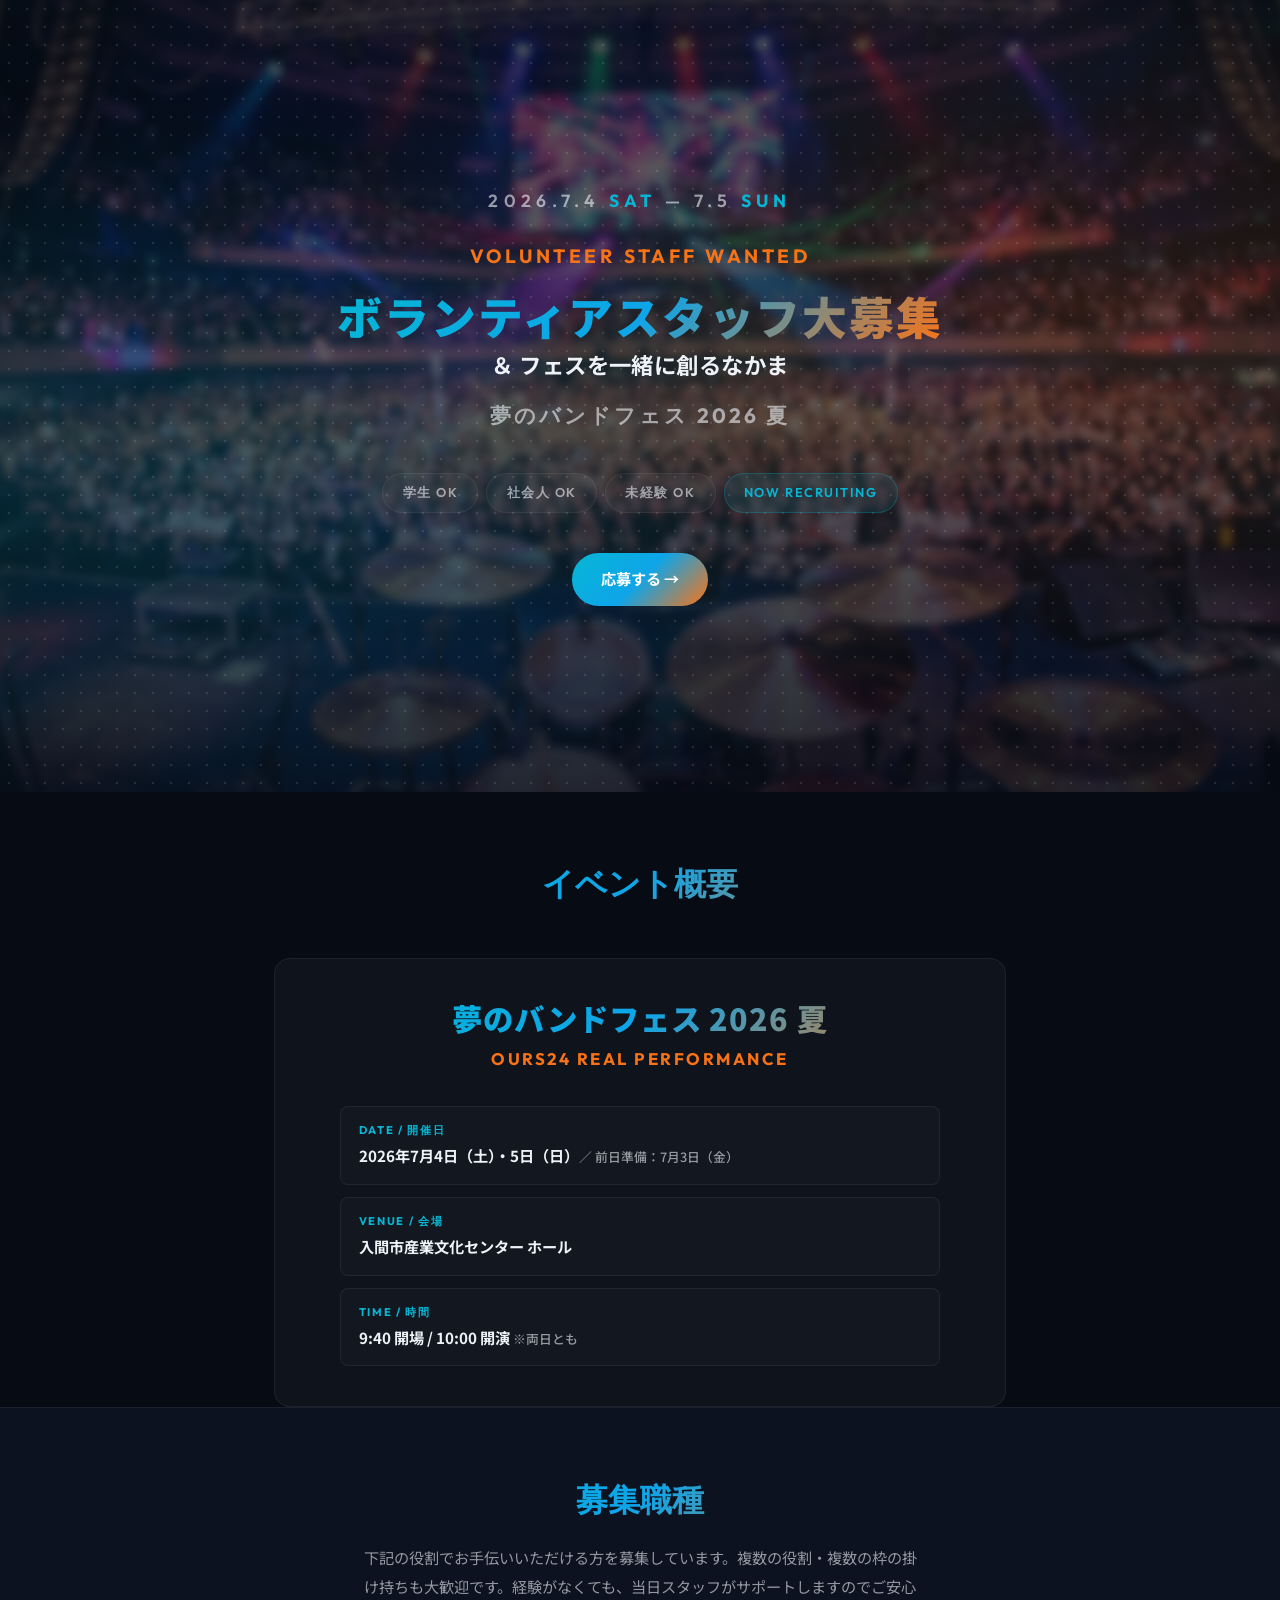
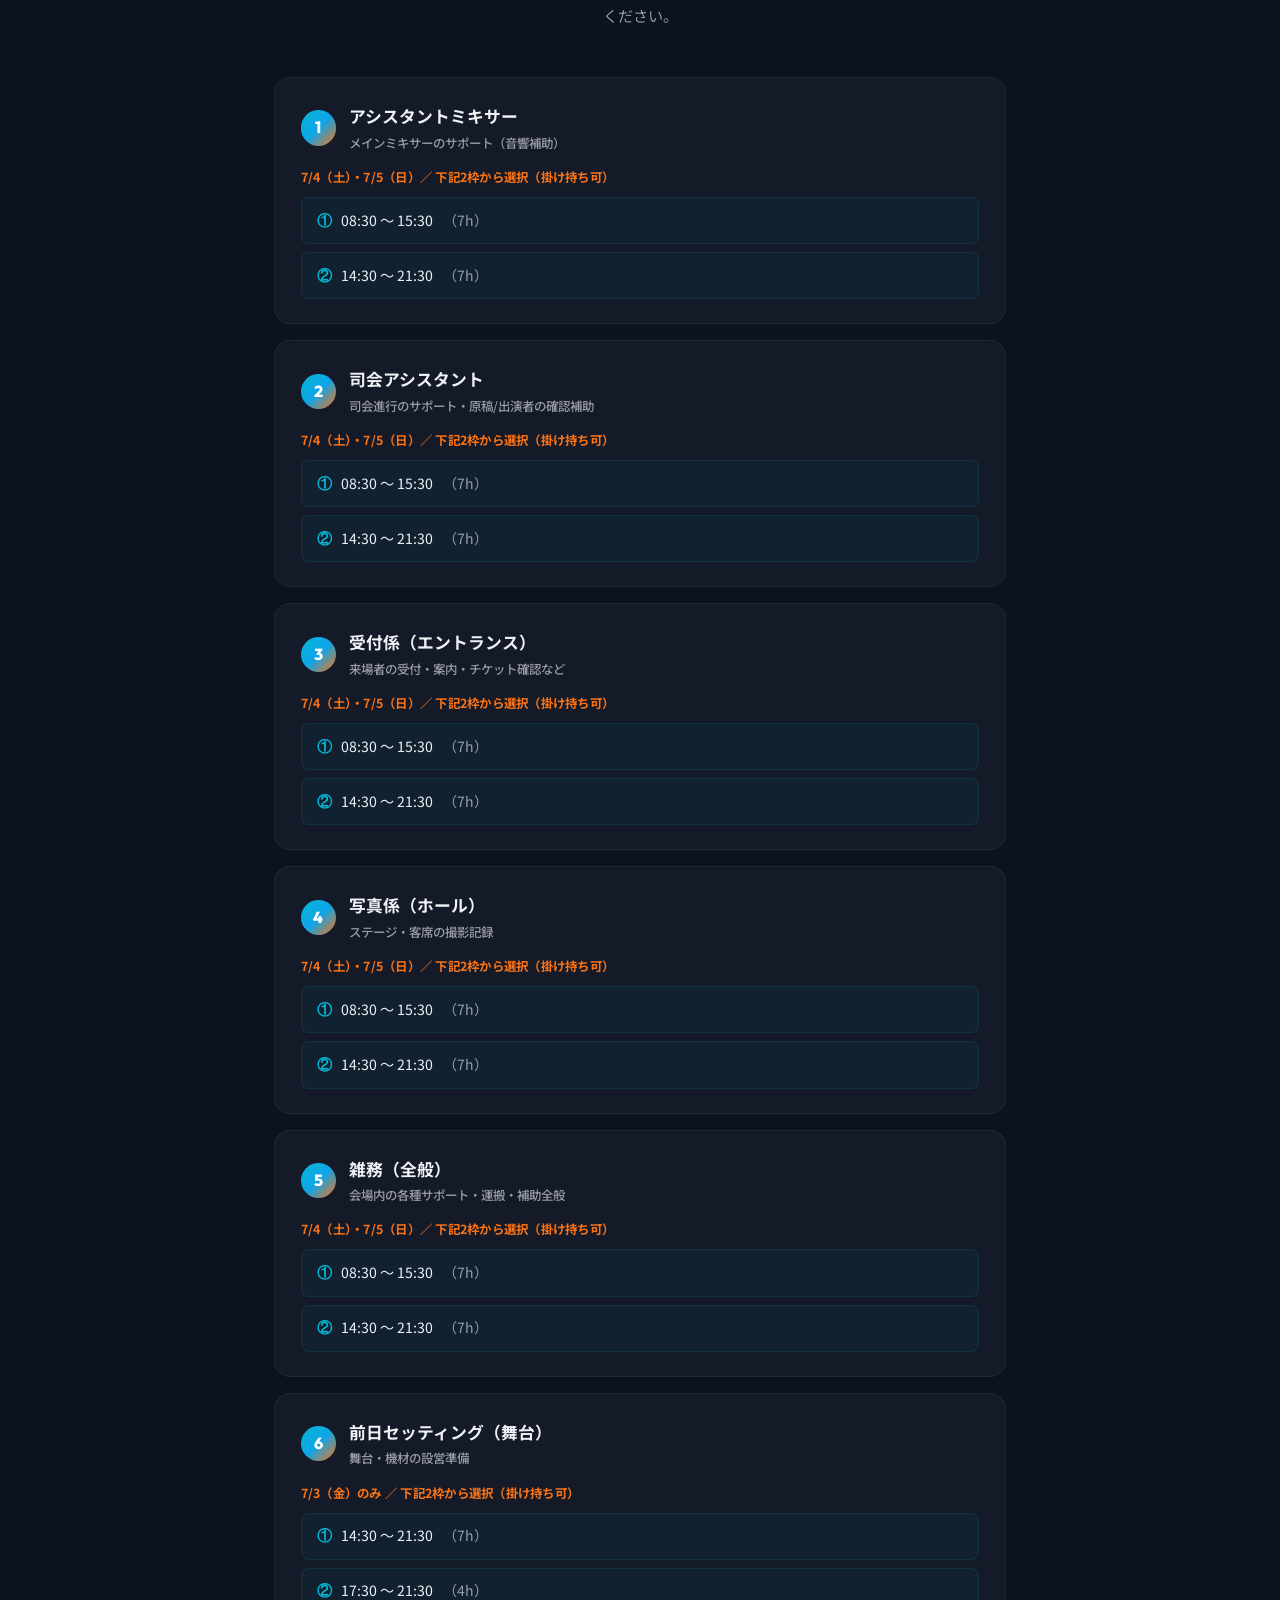
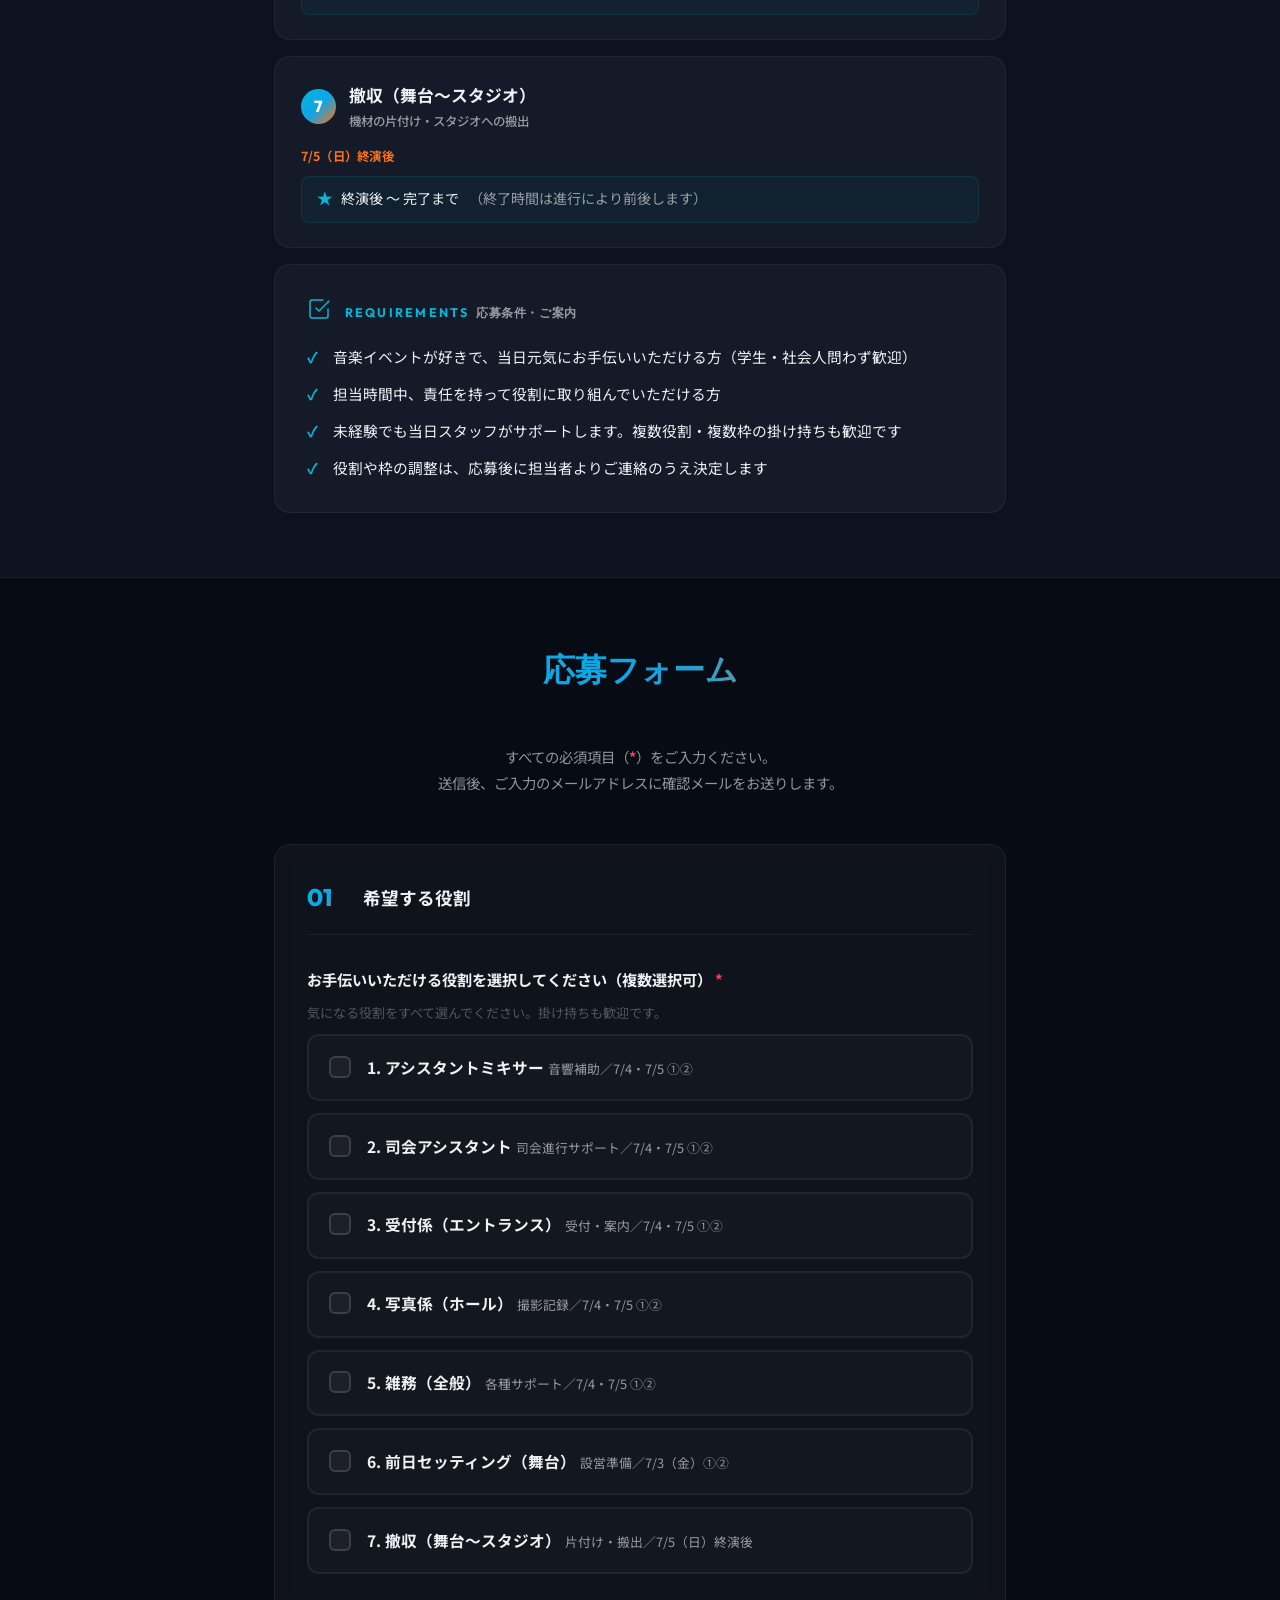
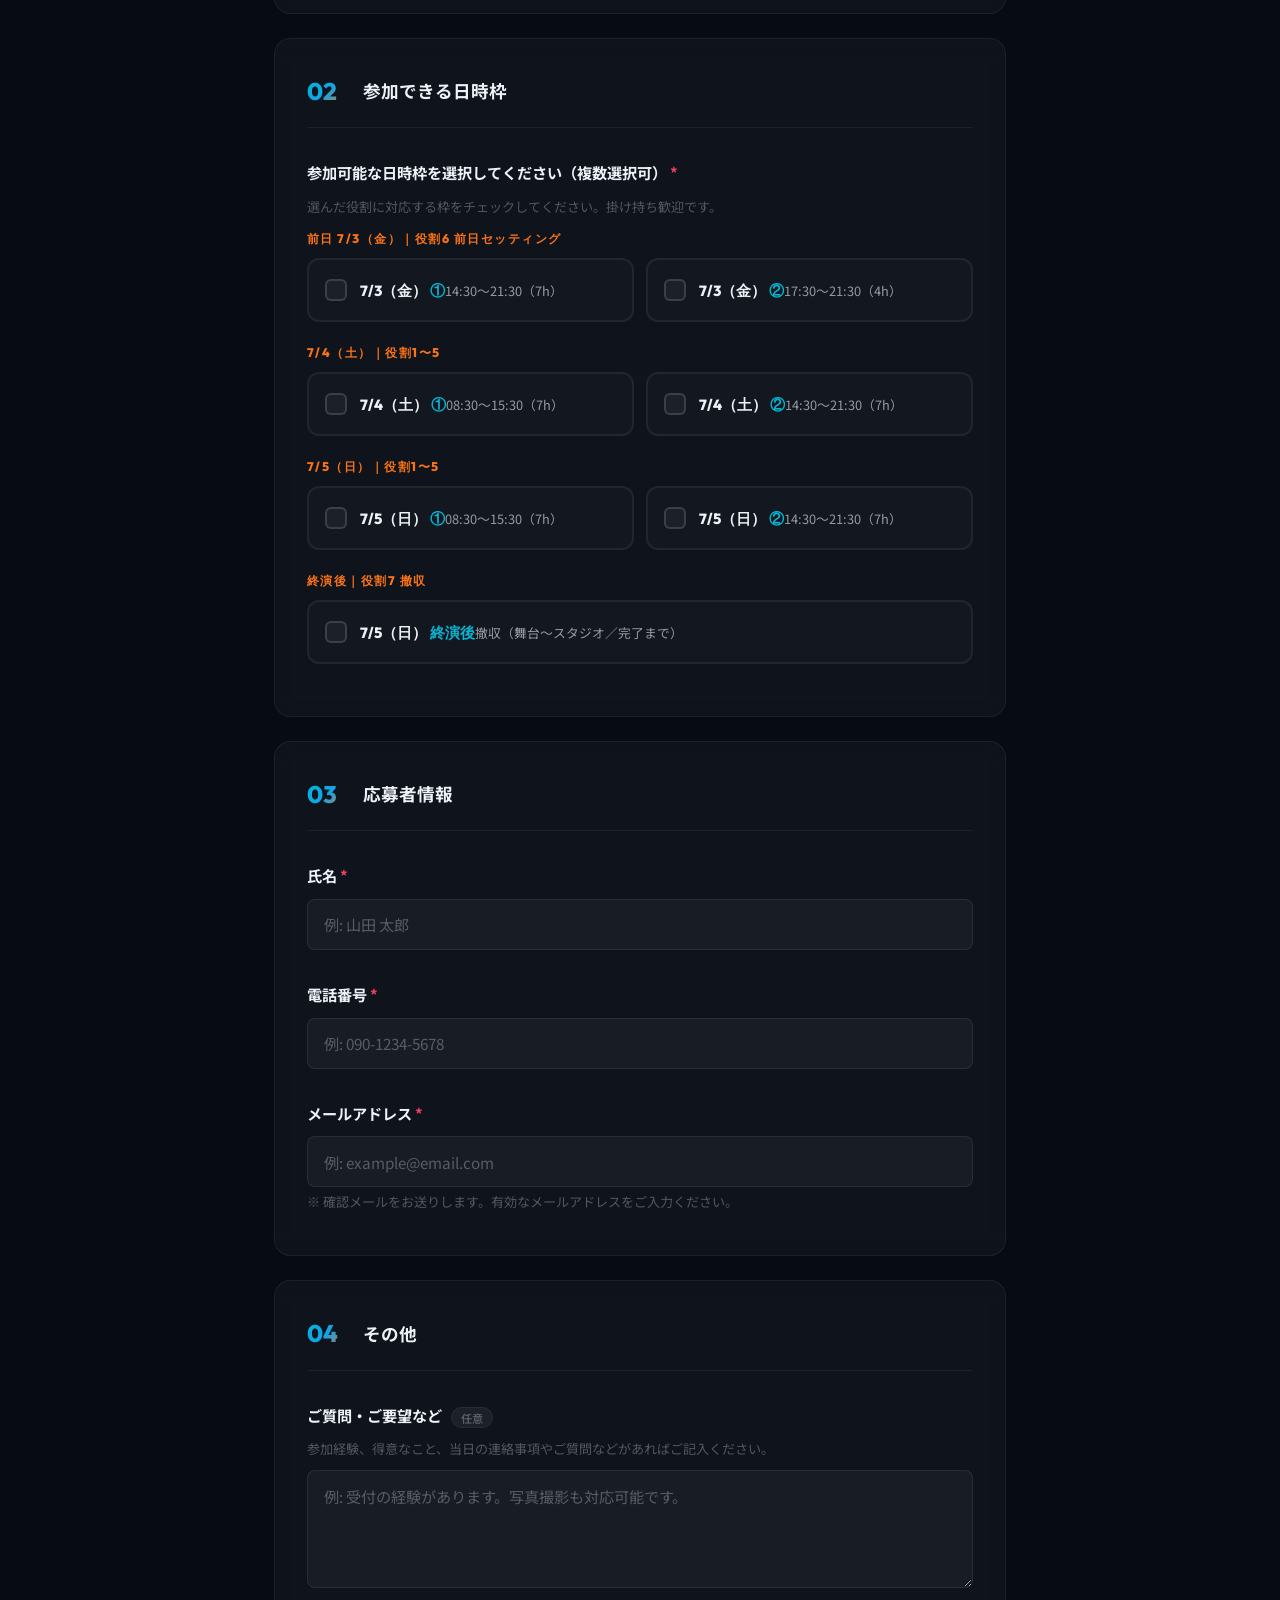
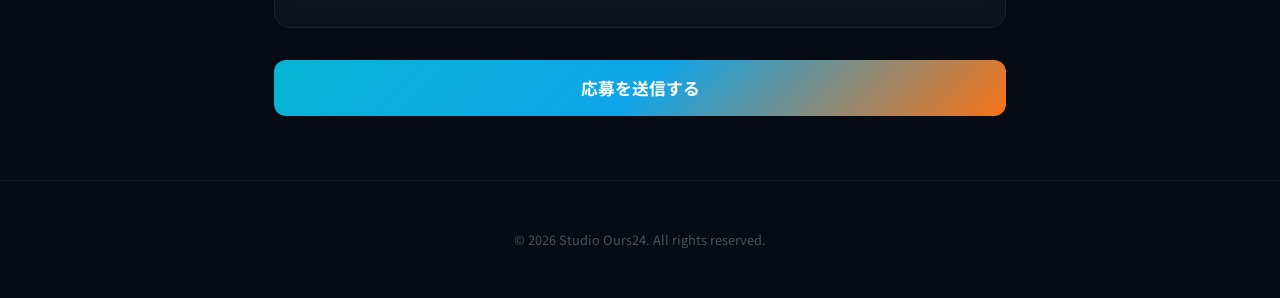
<file: volunteer-recruit.html>
<!DOCTYPE html>
<html lang="ja">
<head>
<meta charset="UTF-8">
<meta name="viewport" content="width=device-width, initial-scale=1.0">
<title>夢のバンドフェス2026｜ボランティアスタッフ大募集</title>
<meta name="description" content="夢のバンドフェス2026 Ours24 Real Performance のボランティアスタッフを募集します。2026年7月4日(土)・5日(日)開催。アシスタントミキサー・司会アシスタント・受付・写真・前日セッティング・撤収など。学生・社会人歓迎。">
<link rel="preconnect" href="https://fonts.googleapis.com">
<link rel="preconnect" href="https://fonts.gstatic.com" crossorigin>
<link href="https://fonts.googleapis.com/css2?family=Noto+Sans+JP:wght@400;500;700;900&family=Outfit:wght@600;700;800;900&display=swap" rel="stylesheet">
<style>
/* ============================================
   夢のバンドフェス2026 - ボランティアスタッフ募集
   Summer × Studio Ours24 Stylish Theme
   （pa-recruit.html のデザイントークンを踏襲）
   ============================================ */
:root{
  --bg-primary:#070b14; --bg-secondary:#0c1220;
  --bg-card:rgba(255,255,255,0.035); --bg-card-border:rgba(255,255,255,0.06);
  --accent-primary:#06b6d4; --accent-primary-glow:rgba(6,182,212,0.25);
  --accent-secondary:#f97316;
  --accent-gradient:linear-gradient(135deg,#06b6d4,#0ea5e9,#f97316);
  --text-primary:#eef2f7; --text-secondary:rgba(238,242,247,0.6); --text-dim:rgba(238,242,247,0.3);
  --success:#10b981; --error:#f43f5e;
  --font-body:'Noto Sans JP',sans-serif; --font-display:'Outfit',sans-serif;
  --radius-sm:8px; --radius-md:12px; --radius-lg:16px; --radius-xl:24px;
}
*,*::before,*::after{box-sizing:border-box;margin:0;padding:0;}
html{scroll-behavior:smooth;-webkit-font-smoothing:antialiased;}
body{font-family:var(--font-body);color:var(--text-primary);background:var(--bg-primary);line-height:1.7;}
.container{max-width:720px;margin:0 auto;padding:0 1.5rem;}

/* HERO */
.hero{position:relative;min-height:88vh;display:flex;flex-direction:column;align-items:center;justify-content:center;text-align:center;overflow:hidden;padding:2rem;}
.hero-bg{position:absolute;inset:0;z-index:0;background-image:url('Gemini_Generated_Image_1o79rs1o79rs1o79.png');background-size:cover;background-position:center;filter:blur(4px);transform:scale(1.08);}
.hero::before{content:'';position:absolute;inset:0;z-index:1;background:
  radial-gradient(ellipse at 15% 60%,rgba(6,182,212,0.18),transparent 55%),
  radial-gradient(ellipse at 85% 40%,rgba(249,115,22,0.14),transparent 55%),
  linear-gradient(180deg,rgba(7,11,20,0.72) 0%,rgba(7,11,20,0.62) 45%,rgba(7,11,20,0.88) 100%);}
.hero::after{content:'';position:absolute;inset:0;z-index:2;background-image:radial-gradient(circle,rgba(255,255,255,0.16) 1.4px,transparent 1.6px);background-size:18px 18px;opacity:0.7;}
.hero-content{position:relative;z-index:3;}
.hero-date{font-family:var(--font-display);font-size:clamp(0.9rem,2vw,1.1rem);font-weight:600;color:var(--text-secondary);letter-spacing:0.3em;margin-bottom:1.5rem;}
.hero-date-sep{color:var(--accent-primary);font-weight:700;}
.hero-eyebrow{font-family:var(--font-display);font-size:clamp(0.9rem,2.5vw,1.2rem);font-weight:700;color:var(--accent-secondary);letter-spacing:0.18em;text-transform:uppercase;margin-bottom:1rem;}
.hero-title{margin-bottom:1.25rem;line-height:1.2;}
.hero-title-jp{display:block;font-size:clamp(1.6rem,5vw,2.8rem);font-weight:900;background:var(--accent-gradient);-webkit-background-clip:text;-webkit-text-fill-color:transparent;background-clip:text;letter-spacing:0.04em;}
.hero-title-sub{display:block;font-size:clamp(1rem,3vw,1.4rem);font-weight:700;color:var(--text-primary);margin-top:0.5rem;letter-spacing:0.02em;}
.hero-subtitle{font-family:var(--font-display);font-size:clamp(0.95rem,2.5vw,1.3rem);font-weight:700;color:var(--text-secondary);letter-spacing:0.15em;text-transform:uppercase;margin-bottom:2.5rem;}
.hero-badges{display:flex;flex-wrap:wrap;gap:0.5rem;justify-content:center;}
.badge{padding:0.5rem 1.2rem;background:var(--bg-card);border:1px solid var(--bg-card-border);border-radius:100px;font-family:var(--font-display);font-size:0.8rem;font-weight:600;color:var(--text-secondary);letter-spacing:0.12em;}
.badge-accent{background:rgba(6,182,212,0.1);border-color:rgba(6,182,212,0.25);color:var(--accent-primary);animation:pulse-badge 2.5s ease-in-out infinite;}
@keyframes pulse-badge{0%,100%{box-shadow:0 0 0 0 rgba(6,182,212,0.2)}50%{box-shadow:0 0 0 10px rgba(6,182,212,0)}}
.hero-cta{display:inline-flex;align-items:center;gap:0.5rem;margin-top:2.5rem;padding:0.85rem 1.8rem;background:var(--accent-gradient);border-radius:100px;color:#fff;font-weight:700;font-size:0.95rem;text-decoration:none;transition:transform .25s,box-shadow .25s;}
.hero-cta:hover{transform:translateY(-2px);box-shadow:0 8px 32px var(--accent-primary-glow);}

/* SECTIONS */
.section-title{font-family:var(--font-display);font-size:clamp(1.5rem,4vw,2rem);font-weight:800;text-align:center;margin-bottom:3rem;background:var(--accent-gradient);-webkit-background-clip:text;-webkit-text-fill-color:transparent;background-clip:text;}
.section-lead{text-align:center;color:var(--text-secondary);font-size:0.95rem;max-width:560px;margin:-2rem auto 3rem;line-height:1.9;}
/* EVENT OVERVIEW */
.event-overview{padding:4rem 0 0;}
.overview-card{background:var(--bg-card);border:1px solid var(--bg-card-border);border-radius:var(--radius-lg);padding:2.5rem 2rem;text-align:center;}
.overview-name{font-size:clamp(1.3rem,4vw,1.9rem);font-weight:900;background:var(--accent-gradient);-webkit-background-clip:text;-webkit-text-fill-color:transparent;background-clip:text;letter-spacing:0.03em;line-height:1.3;}
.overview-sub{font-family:var(--font-display);font-size:clamp(0.85rem,2.2vw,1.05rem);font-weight:700;color:var(--accent-secondary);letter-spacing:0.15em;text-transform:uppercase;margin-top:0.4rem;margin-bottom:2rem;}
.overview-meta{display:grid;grid-template-columns:1fr 1fr;gap:0.75rem;text-align:left;max-width:600px;margin:0 auto;}
.overview-row{display:flex;flex-direction:column;gap:0.2rem;padding:0.9rem 1.1rem;background:rgba(255,255,255,0.02);border:1px solid var(--bg-card-border);border-radius:var(--radius-sm);}
.overview-row.full{grid-column:1 / -1;}
.overview-row .lbl{font-family:var(--font-display);font-size:0.7rem;font-weight:700;color:var(--accent-primary);letter-spacing:0.15em;text-transform:uppercase;}
.overview-row .val{font-size:0.95rem;font-weight:700;color:var(--text-primary);}
@media(max-width:640px){.overview-meta{grid-template-columns:1fr;}.overview-card{padding:2rem 1.25rem;}}

.event-info{padding:4rem 0;background:var(--bg-secondary);border-top:1px solid var(--bg-card-border);border-bottom:1px solid var(--bg-card-border);}

/* ROLE CARDS（募集職種） */
.role-stack{display:flex;flex-direction:column;gap:1rem;}
.role-card{padding:1.5rem 1.6rem;background:var(--bg-card);border:1px solid var(--bg-card-border);border-radius:var(--radius-lg);transition:transform .3s,box-shadow .3s,border-color .3s;}
.role-card:hover{transform:translateY(-3px);box-shadow:0 12px 40px rgba(6,182,212,0.08);border-color:rgba(6,182,212,0.15);}
.role-head{display:flex;align-items:center;gap:0.85rem;margin-bottom:0.85rem;}
.role-no{flex-shrink:0;width:2.2rem;height:2.2rem;display:flex;align-items:center;justify-content:center;font-family:var(--font-display);font-weight:800;font-size:1rem;color:#fff;background:var(--accent-gradient);border-radius:50%;}
.role-name{font-size:1.05rem;font-weight:700;color:var(--text-primary);}
.role-name .sub{display:block;font-size:0.78rem;font-weight:500;color:var(--text-secondary);margin-top:0.1rem;}
.role-desc{font-size:0.88rem;color:var(--text-secondary);margin-bottom:0.85rem;}
.shift-list{list-style:none;display:flex;flex-direction:column;gap:0.5rem;margin:0;}
.shift-list li{display:flex;align-items:center;gap:0.6rem;padding:0.6rem 0.95rem;background:rgba(6,182,212,0.05);border:1px solid rgba(6,182,212,0.12);border-radius:var(--radius-sm);font-size:0.88rem;}
.shift-tag{font-family:var(--font-display);font-weight:800;color:var(--accent-primary);font-size:0.95rem;}
.shift-list li .muted{color:var(--text-secondary);}
.role-days{font-size:0.78rem;color:var(--accent-secondary);font-weight:700;margin-bottom:0.55rem;letter-spacing:0.02em;}

/* 募集要項 共通カード */
.info-card{padding:2rem;background:var(--bg-card);border:1px solid var(--bg-card-border);border-radius:var(--radius-lg);margin-top:1rem;}
.info-card-head{display:flex;align-items:center;gap:0.85rem;margin-bottom:1rem;}
.info-card-icon{color:var(--accent-primary);flex-shrink:0;}
.info-card h3{font-family:var(--font-display);font-size:0.78rem;font-weight:700;color:var(--accent-primary);letter-spacing:0.18em;text-transform:uppercase;}
.info-card .jp{font-size:0.78rem;font-weight:700;color:var(--text-secondary);letter-spacing:0.05em;margin-left:0.4rem;text-transform:none;}
.cond-list{list-style:none;display:flex;flex-direction:column;gap:0.75rem;}
.cond-list li{position:relative;padding-left:1.6rem;font-size:0.92rem;color:var(--text-primary);}
.cond-list li::before{content:'✓';position:absolute;left:0;top:0;color:var(--accent-primary);font-weight:800;}

/* FORM */
.form-section{padding:4rem 0;}
.form-note{text-align:center;color:var(--text-secondary);font-size:0.9rem;margin-bottom:3rem;line-height:1.8;}
.form-card{background:var(--bg-card);border:1px solid var(--bg-card-border);border-radius:var(--radius-lg);padding:2rem;margin-bottom:1.5rem;backdrop-filter:blur(10px);transition:border-color .25s;}
.form-card:hover{border-color:rgba(255,255,255,0.1);}
.form-card-header{display:flex;align-items:center;gap:1rem;margin-bottom:2rem;padding-bottom:1rem;border-bottom:1px solid var(--bg-card-border);}
.form-card-number{font-family:var(--font-display);font-size:1.5rem;font-weight:800;background:var(--accent-gradient);-webkit-background-clip:text;-webkit-text-fill-color:transparent;background-clip:text;min-width:2.5rem;}
.form-card-header h3{font-size:1.1rem;font-weight:700;}
.form-group{margin-bottom:2rem;}.form-group:last-child{margin-bottom:0;}
.form-label{display:block;font-size:0.95rem;font-weight:700;margin-bottom:0.6rem;}
.required-mark{color:var(--error);font-weight:700;}
.optional-mark{font-size:0.7rem;font-weight:600;color:var(--text-dim);background:rgba(255,255,255,0.05);border:1px solid var(--bg-card-border);border-radius:100px;padding:0.1rem 0.55rem;margin-left:0.4rem;vertical-align:middle;}
.form-hint{font-size:0.82rem;color:var(--text-dim);margin-top:0.25rem;margin-bottom:0.6rem;}
.form-input{width:100%;padding:0.85rem 1rem;background:rgba(255,255,255,0.04);border:1px solid rgba(255,255,255,0.08);border-radius:var(--radius-sm);color:var(--text-primary);font-family:var(--font-body);font-size:0.95rem;transition:border-color .15s,box-shadow .15s;outline:none;}
.form-input::placeholder{color:var(--text-dim);}
.form-input:focus{border-color:var(--accent-primary);box-shadow:0 0 0 3px var(--accent-primary-glow);}
.form-input.is-error{border-color:var(--error);box-shadow:0 0 0 3px rgba(244,63,94,0.15);}
.form-textarea{resize:vertical;min-height:100px;}

/* CHECKBOX CARDS（役割） */
.role-choice-grid{display:flex;flex-direction:column;gap:0.75rem;}
.role-choice{display:flex;align-items:flex-start;gap:1rem;padding:1.1rem 1.25rem;background:rgba(255,255,255,0.02);border:2px solid rgba(255,255,255,0.06);border-radius:var(--radius-md);cursor:pointer;transition:all .25s;}
.role-choice:hover{background:rgba(6,182,212,0.04);border-color:rgba(6,182,212,0.2);}
.role-choice input{position:absolute;opacity:0;pointer-events:none;}
.role-choice:has(input:checked){background:rgba(6,182,212,0.08);border-color:var(--accent-primary);box-shadow:0 0 20px var(--accent-primary-glow);}
.role-check{flex-shrink:0;width:22px;height:22px;background:rgba(255,255,255,0.04);border:2px solid rgba(255,255,255,0.14);border-radius:6px;position:relative;margin-top:2px;transition:all .15s;}
.role-choice:has(input:checked) .role-check{background:var(--accent-primary);border-color:var(--accent-primary);}
.role-choice:has(input:checked) .role-check::after{content:'';position:absolute;top:2px;left:6px;width:6px;height:11px;border:2px solid #fff;border-top:none;border-left:none;transform:rotate(45deg);}
.role-choice-body{flex:1;}
.role-choice-title{font-weight:700;font-size:0.98rem;color:var(--text-primary);}
.role-choice-meta{font-size:0.8rem;color:var(--text-secondary);margin-top:0.2rem;line-height:1.6;}

/* CHECKBOX CARDS（日時枠） */
.slot-block{margin-bottom:1.25rem;}
.slot-block:last-child{margin-bottom:0;}
.slot-block-title{font-family:var(--font-display);font-size:0.78rem;font-weight:800;color:var(--accent-secondary);letter-spacing:0.12em;text-transform:uppercase;margin-bottom:0.6rem;}
.slot-grid{display:grid;grid-template-columns:1fr 1fr;gap:0.75rem;}
.slot-card{display:flex;align-items:center;gap:0.8rem;padding:1rem;background:rgba(255,255,255,0.02);border:2px solid rgba(255,255,255,0.06);border-radius:var(--radius-md);cursor:pointer;transition:all .2s;}
.slot-card:hover{background:rgba(6,182,212,0.04);border-color:rgba(6,182,212,0.2);}
.slot-card.full{grid-column:1 / -1;}
.slot-card input{position:absolute;opacity:0;pointer-events:none;}
.slot-card:has(input:checked){background:rgba(6,182,212,0.1);border-color:var(--accent-primary);box-shadow:0 0 16px var(--accent-primary-glow);}
.slot-check{flex-shrink:0;width:22px;height:22px;background:rgba(255,255,255,0.04);border:2px solid rgba(255,255,255,0.14);border-radius:6px;position:relative;transition:all .15s;}
.slot-card:has(input:checked) .slot-check{background:var(--accent-primary);border-color:var(--accent-primary);}
.slot-card:has(input:checked) .slot-check::after{content:'';position:absolute;top:2px;left:6px;width:6px;height:11px;border:2px solid #fff;border-top:none;border-left:none;transform:rotate(45deg);}
.slot-day{font-family:var(--font-display);font-weight:800;font-size:0.92rem;color:var(--text-primary);}
.slot-time{font-size:0.8rem;color:var(--text-secondary);margin-top:0.15rem;}
.slot-num{color:var(--accent-primary);font-weight:800;}

/* ERROR */
.error-message{font-size:0.8rem;color:var(--error);margin-top:0.4rem;min-height:0;opacity:0;transform:translateY(-4px);transition:all .15s;}
.error-message.is-visible{opacity:1;transform:translateY(0);min-height:1.2em;}

/* SUBMIT */
.btn-submit{display:flex;align-items:center;justify-content:center;width:100%;padding:1rem;margin-top:2rem;background:var(--accent-gradient);border:none;border-radius:var(--radius-md);color:#fff;font-family:var(--font-body);font-size:1.05rem;font-weight:700;cursor:pointer;transition:all .3s;position:relative;overflow:hidden;}
.btn-submit::before{content:'';position:absolute;inset:0;background:linear-gradient(135deg,rgba(255,255,255,0.12),transparent);opacity:0;transition:opacity .2s;}
.btn-submit:hover::before{opacity:1;}
.btn-submit:hover{transform:translateY(-2px);box-shadow:0 8px 32px var(--accent-primary-glow);}
.btn-submit:active{transform:translateY(0);}
.btn-submit:disabled{opacity:0.5;cursor:not-allowed;transform:none;box-shadow:none;}
.spinner{display:inline-block;width:18px;height:18px;border:2px solid rgba(255,255,255,0.3);border-top-color:#fff;border-radius:50%;animation:spin .6s linear infinite;margin-right:0.5rem;vertical-align:middle;}
@keyframes spin{to{transform:rotate(360deg)}}

/* OVERLAY */
.overlay{position:fixed;inset:0;z-index:1000;display:flex;align-items:center;justify-content:center;background:rgba(0,0,0,0.85);backdrop-filter:blur(10px);padding:2rem;animation:fadeIn .4s;}
.overlay-content{max-width:480px;width:100%;background:var(--bg-secondary);border:1px solid var(--bg-card-border);border-radius:var(--radius-xl);padding:3rem;text-align:center;animation:scaleIn .4s;}
.overlay-icon{margin-bottom:1.5rem;color:var(--accent-primary);}
.overlay-content h2{font-size:1.3rem;margin-bottom:1rem;background:var(--accent-gradient);-webkit-background-clip:text;-webkit-text-fill-color:transparent;background-clip:text;}
.overlay-content p{font-size:0.9rem;color:var(--text-secondary);margin-bottom:0.5rem;line-height:1.7;}
.overlay-email{font-weight:700;color:var(--accent-primary)!important;font-size:1rem!important;}

/* FOOTER */
.footer{padding:3rem 0;text-align:center;border-top:1px solid var(--bg-card-border);}
.footer p{font-size:0.8rem;color:var(--text-dim);}

@keyframes fadeIn{from{opacity:0}to{opacity:1}}
@keyframes scaleIn{from{opacity:0;transform:scale(0.95)}to{opacity:1;transform:scale(1)}}
@keyframes fadeSlideIn{from{opacity:0;transform:translateY(-8px)}to{opacity:1;transform:translateY(0)}}

/* RESPONSIVE */
@media (min-width:1200px){.container{max-width:780px;}}
@media (max-width:768px){
  .container{max-width:100%;padding:0 1.25rem;}
  .hero{min-height:80vh;padding:2rem 1.5rem;}
  .event-info,.form-section{padding:3.5rem 0;}
  .section-title{margin-bottom:2.5rem;}
  .form-card{padding:1.75rem;}
}
@media (max-width:640px){
  .container{padding:0 1rem;}
  .hero{min-height:100vh;min-height:100dvh;padding:2rem 1rem;}
  .section-title{font-size:1.3rem;margin-bottom:2rem;}
  .section-lead{margin:-1rem auto 2rem;}
  .info-card{padding:1.5rem;}
  .form-card{padding:1.5rem;margin-bottom:1rem;}
  .form-card-header{margin-bottom:1.5rem;padding-bottom:0.75rem;gap:0.75rem;}
  .form-card-number{font-size:1.3rem;min-width:2rem;}
  .form-card-header h3{font-size:1rem;}
  .slot-grid{grid-template-columns:1fr;}
}
@media (hover:none) and (pointer:coarse){
  .role-choice,.slot-card{min-height:56px;}
  .btn-submit{min-height:52px;}
  .form-input{min-height:48px;}
}
</style>
</head>
<body>

  <!-- ===== HERO ===== -->
  <header class="hero">
    <div class="hero-bg"></div>
    <div class="hero-content">
      <p class="hero-date">2026.7.4 <span class="hero-date-sep">SAT</span> — 7.5 <span class="hero-date-sep">SUN</span></p>
      <p class="hero-eyebrow">Volunteer Staff Wanted</p>
      <h1 class="hero-title">
        <span class="hero-title-jp">ボランティアスタッフ大募集</span>
        <span class="hero-title-sub">＆ フェスを一緒に創るなかま</span>
      </h1>
      <p class="hero-subtitle">夢のバンドフェス 2026 夏</p>
      <div class="hero-badges">
        <span class="badge">学生 OK</span>
        <span class="badge">社会人 OK</span>
        <span class="badge">未経験 OK</span>
        <span class="badge badge-accent">NOW RECRUITING</span>
      </div>
      <a href="#application" class="hero-cta">応募する →</a>
    </div>
  </header>

  <!-- ===== イベント概要 ===== -->
  <section class="event-overview">
    <div class="container">
      <h2 class="section-title">イベント概要</h2>
      <div class="overview-card">
        <p class="overview-name">夢のバンドフェス 2026 夏</p>
        <p class="overview-sub">Ours24 Real Performance</p>
        <div class="overview-meta">
          <div class="overview-row full">
            <span class="lbl">Date / 開催日</span>
            <span class="val">2026年7月4日（土）・5日（日）<span style="font-size:0.8rem;font-weight:500;color:var(--text-secondary);">／ 前日準備：7月3日（金）</span></span>
          </div>
          <div class="overview-row full">
            <span class="lbl">Venue / 会場</span>
            <span class="val">入間市産業文化センター ホール</span>
          </div>
          <div class="overview-row full">
            <span class="lbl">Time / 時間</span>
            <span class="val">9:40 開場 / 10:00 開演 <span style="font-size:0.8rem;font-weight:500;color:var(--text-secondary);">※両日とも</span></span>
          </div>
        </div>
      </div>
    </div>
  </section>

  <!-- ===== 募集職種 ===== -->
  <section class="event-info">
    <div class="container">
      <h2 class="section-title">募集職種</h2>
      <p class="section-lead">下記の役割でお手伝いいただける方を募集しています。複数の役割・複数の枠の掛け持ちも大歓迎です。経験がなくても、当日スタッフがサポートしますのでご安心ください。</p>
      <div class="role-stack">

        <!-- 1 -->
        <div class="role-card">
          <div class="role-head">
            <span class="role-no">1</span>
            <span class="role-name">アシスタントミキサー<span class="sub">メインミキサーのサポート（音響補助）</span></span>
          </div>
          <div class="role-days">7/4（土）・7/5（日）／ 下記2枠から選択（掛け持ち可）</div>
          <ul class="shift-list">
            <li><span class="shift-tag">①</span> 08:30 〜 15:30 <span class="muted">（7h）</span></li>
            <li><span class="shift-tag">②</span> 14:30 〜 21:30 <span class="muted">（7h）</span></li>
          </ul>
        </div>

        <!-- 2 -->
        <div class="role-card">
          <div class="role-head">
            <span class="role-no">2</span>
            <span class="role-name">司会アシスタント<span class="sub">司会進行のサポート・原稿/出演者の確認補助</span></span>
          </div>
          <div class="role-days">7/4（土）・7/5（日）／ 下記2枠から選択（掛け持ち可）</div>
          <ul class="shift-list">
            <li><span class="shift-tag">①</span> 08:30 〜 15:30 <span class="muted">（7h）</span></li>
            <li><span class="shift-tag">②</span> 14:30 〜 21:30 <span class="muted">（7h）</span></li>
          </ul>
        </div>

        <!-- 3 -->
        <div class="role-card">
          <div class="role-head">
            <span class="role-no">3</span>
            <span class="role-name">受付係（エントランス）<span class="sub">来場者の受付・案内・チケット確認など</span></span>
          </div>
          <div class="role-days">7/4（土）・7/5（日）／ 下記2枠から選択（掛け持ち可）</div>
          <ul class="shift-list">
            <li><span class="shift-tag">①</span> 08:30 〜 15:30 <span class="muted">（7h）</span></li>
            <li><span class="shift-tag">②</span> 14:30 〜 21:30 <span class="muted">（7h）</span></li>
          </ul>
        </div>

        <!-- 4 -->
        <div class="role-card">
          <div class="role-head">
            <span class="role-no">4</span>
            <span class="role-name">写真係（ホール）<span class="sub">ステージ・客席の撮影記録</span></span>
          </div>
          <div class="role-days">7/4（土）・7/5（日）／ 下記2枠から選択（掛け持ち可）</div>
          <ul class="shift-list">
            <li><span class="shift-tag">①</span> 08:30 〜 15:30 <span class="muted">（7h）</span></li>
            <li><span class="shift-tag">②</span> 14:30 〜 21:30 <span class="muted">（7h）</span></li>
          </ul>
        </div>

        <!-- 5 -->
        <div class="role-card">
          <div class="role-head">
            <span class="role-no">5</span>
            <span class="role-name">雑務（全般）<span class="sub">会場内の各種サポート・運搬・補助全般</span></span>
          </div>
          <div class="role-days">7/4（土）・7/5（日）／ 下記2枠から選択（掛け持ち可）</div>
          <ul class="shift-list">
            <li><span class="shift-tag">①</span> 08:30 〜 15:30 <span class="muted">（7h）</span></li>
            <li><span class="shift-tag">②</span> 14:30 〜 21:30 <span class="muted">（7h）</span></li>
          </ul>
        </div>

        <!-- 6 -->
        <div class="role-card">
          <div class="role-head">
            <span class="role-no">6</span>
            <span class="role-name">前日セッティング（舞台）<span class="sub">舞台・機材の設営準備</span></span>
          </div>
          <div class="role-days">7/3（金）のみ ／ 下記2枠から選択（掛け持ち可）</div>
          <ul class="shift-list">
            <li><span class="shift-tag">①</span> 14:30 〜 21:30 <span class="muted">（7h）</span></li>
            <li><span class="shift-tag">②</span> 17:30 〜 21:30 <span class="muted">（4h）</span></li>
          </ul>
        </div>

        <!-- 7 -->
        <div class="role-card">
          <div class="role-head">
            <span class="role-no">7</span>
            <span class="role-name">撤収（舞台〜スタジオ）<span class="sub">機材の片付け・スタジオへの搬出</span></span>
          </div>
          <div class="role-days">7/5（日）終演後</div>
          <ul class="shift-list">
            <li><span class="shift-tag">★</span> 終演後 〜 完了まで <span class="muted">（終了時間は進行により前後します）</span></li>
          </ul>
        </div>

      </div>

      <!-- 応募条件 -->
      <div class="info-card">
        <div class="info-card-head">
          <span class="info-card-icon"><svg width="24" height="24" viewBox="0 0 24 24" fill="none" stroke="currentColor" stroke-width="1.5" stroke-linecap="round" stroke-linejoin="round"><path d="M9 11l3 3L22 4"/><path d="M21 12v7a2 2 0 0 1-2 2H5a2 2 0 0 1-2-2V5a2 2 0 0 1 2-2h11"/></svg></span>
          <h3>Requirements<span class="jp">応募条件・ご案内</span></h3>
        </div>
        <ul class="cond-list">
          <li>音楽イベントが好きで、当日元気にお手伝いいただける方（学生・社会人問わず歓迎）</li>
          <li>担当時間中、責任を持って役割に取り組んでいただける方</li>
          <li>未経験でも当日スタッフがサポートします。複数役割・複数枠の掛け持ちも歓迎です</li>
          <li>役割や枠の調整は、応募後に担当者よりご連絡のうえ決定します</li>
        </ul>
      </div>

    </div>
  </section>

  <!-- ===== 応募フォーム ===== -->
  <section class="form-section" id="application">
    <div class="container">
      <h2 class="section-title">応募フォーム</h2>
      <p class="form-note">すべての必須項目（<span class="required-mark">*</span>）をご入力ください。<br>送信後、ご入力のメールアドレスに確認メールをお送りします。</p>

      <form id="recruitForm" novalidate>

        <!-- Section 01: 希望役割 -->
        <div class="form-card">
          <div class="form-card-header">
            <span class="form-card-number">01</span>
            <h3>希望する役割</h3>
          </div>
          <div class="form-group">
            <label class="form-label">お手伝いいただける役割を選択してください（複数選択可） <span class="required-mark">*</span></label>
            <p class="form-hint">気になる役割をすべて選んでください。掛け持ちも歓迎です。</p>
            <div class="role-choice-grid" id="roles">
              <label class="role-choice" for="role-1">
                <input type="checkbox" name="roles" value="1. アシスタントミキサー" id="role-1">
                <span class="role-check"></span>
                <span class="role-choice-body">
                  <span class="role-choice-title">1. アシスタントミキサー</span>
                  <span class="role-choice-meta">音響補助／7/4・7/5 ①②</span>
                </span>
              </label>
              <label class="role-choice" for="role-2">
                <input type="checkbox" name="roles" value="2. 司会アシスタント" id="role-2">
                <span class="role-check"></span>
                <span class="role-choice-body">
                  <span class="role-choice-title">2. 司会アシスタント</span>
                  <span class="role-choice-meta">司会進行サポート／7/4・7/5 ①②</span>
                </span>
              </label>
              <label class="role-choice" for="role-3">
                <input type="checkbox" name="roles" value="3. 受付係（エントランス）" id="role-3">
                <span class="role-check"></span>
                <span class="role-choice-body">
                  <span class="role-choice-title">3. 受付係（エントランス）</span>
                  <span class="role-choice-meta">受付・案内／7/4・7/5 ①②</span>
                </span>
              </label>
              <label class="role-choice" for="role-4">
                <input type="checkbox" name="roles" value="4. 写真係（ホール）" id="role-4">
                <span class="role-check"></span>
                <span class="role-choice-body">
                  <span class="role-choice-title">4. 写真係（ホール）</span>
                  <span class="role-choice-meta">撮影記録／7/4・7/5 ①②</span>
                </span>
              </label>
              <label class="role-choice" for="role-5">
                <input type="checkbox" name="roles" value="5. 雑務（全般）" id="role-5">
                <span class="role-check"></span>
                <span class="role-choice-body">
                  <span class="role-choice-title">5. 雑務（全般）</span>
                  <span class="role-choice-meta">各種サポート／7/4・7/5 ①②</span>
                </span>
              </label>
              <label class="role-choice" for="role-6">
                <input type="checkbox" name="roles" value="6. 前日セッティング（舞台）" id="role-6">
                <span class="role-check"></span>
                <span class="role-choice-body">
                  <span class="role-choice-title">6. 前日セッティング（舞台）</span>
                  <span class="role-choice-meta">設営準備／7/3（金）①②</span>
                </span>
              </label>
              <label class="role-choice" for="role-7">
                <input type="checkbox" name="roles" value="7. 撤収（舞台〜スタジオ）" id="role-7">
                <span class="role-check"></span>
                <span class="role-choice-body">
                  <span class="role-choice-title">7. 撤収（舞台〜スタジオ）</span>
                  <span class="role-choice-meta">片付け・搬出／7/5（日）終演後</span>
                </span>
              </label>
            </div>
            <p class="error-message" id="error-roles"></p>
          </div>
        </div>

        <!-- Section 02: 参加可能な日時枠 -->
        <div class="form-card">
          <div class="form-card-header">
            <span class="form-card-number">02</span>
            <h3>参加できる日時枠</h3>
          </div>
          <div class="form-group">
            <label class="form-label">参加可能な日時枠を選択してください（複数選択可） <span class="required-mark">*</span></label>
            <p class="form-hint">選んだ役割に対応する枠をチェックしてください。掛け持ち歓迎です。</p>

            <div class="slot-block">
              <p class="slot-block-title">前日 7/3（金）｜役割6 前日セッティング</p>
              <div class="slot-grid">
                <label class="slot-card" for="slot-0703-1">
                  <input type="checkbox" name="slots" value="7/3(金) ①14:30〜21:30（7h）" id="slot-0703-1">
                  <span class="slot-check"></span>
                  <span><span class="slot-day">7/3（金） <span class="slot-num">①</span></span><span class="slot-time">14:30〜21:30（7h）</span></span>
                </label>
                <label class="slot-card" for="slot-0703-2">
                  <input type="checkbox" name="slots" value="7/3(金) ②17:30〜21:30（4h）" id="slot-0703-2">
                  <span class="slot-check"></span>
                  <span><span class="slot-day">7/3（金） <span class="slot-num">②</span></span><span class="slot-time">17:30〜21:30（4h）</span></span>
                </label>
              </div>
            </div>

            <div class="slot-block">
              <p class="slot-block-title">7/4（土）｜役割1〜5</p>
              <div class="slot-grid">
                <label class="slot-card" for="slot-0704-1">
                  <input type="checkbox" name="slots" value="7/4(土) ①08:30〜15:30（7h）" id="slot-0704-1">
                  <span class="slot-check"></span>
                  <span><span class="slot-day">7/4（土） <span class="slot-num">①</span></span><span class="slot-time">08:30〜15:30（7h）</span></span>
                </label>
                <label class="slot-card" for="slot-0704-2">
                  <input type="checkbox" name="slots" value="7/4(土) ②14:30〜21:30（7h）" id="slot-0704-2">
                  <span class="slot-check"></span>
                  <span><span class="slot-day">7/4（土） <span class="slot-num">②</span></span><span class="slot-time">14:30〜21:30（7h）</span></span>
                </label>
              </div>
            </div>

            <div class="slot-block">
              <p class="slot-block-title">7/5（日）｜役割1〜5</p>
              <div class="slot-grid">
                <label class="slot-card" for="slot-0705-1">
                  <input type="checkbox" name="slots" value="7/5(日) ①08:30〜15:30（7h）" id="slot-0705-1">
                  <span class="slot-check"></span>
                  <span><span class="slot-day">7/5（日） <span class="slot-num">①</span></span><span class="slot-time">08:30〜15:30（7h）</span></span>
                </label>
                <label class="slot-card" for="slot-0705-2">
                  <input type="checkbox" name="slots" value="7/5(日) ②14:30〜21:30（7h）" id="slot-0705-2">
                  <span class="slot-check"></span>
                  <span><span class="slot-day">7/5（日） <span class="slot-num">②</span></span><span class="slot-time">14:30〜21:30（7h）</span></span>
                </label>
              </div>
            </div>

            <div class="slot-block">
              <p class="slot-block-title">終演後｜役割7 撤収</p>
              <div class="slot-grid">
                <label class="slot-card full" for="slot-teardown">
                  <input type="checkbox" name="slots" value="7/5(日) 終演後 撤収" id="slot-teardown">
                  <span class="slot-check"></span>
                  <span><span class="slot-day">7/5（日） <span class="slot-num">終演後</span></span><span class="slot-time">撤収（舞台〜スタジオ／完了まで）</span></span>
                </label>
              </div>
            </div>

            <p class="error-message" id="error-slots"></p>
          </div>
        </div>

        <!-- Section 03: 応募者情報 -->
        <div class="form-card">
          <div class="form-card-header">
            <span class="form-card-number">03</span>
            <h3>応募者情報</h3>
          </div>
          <div class="form-group">
            <label class="form-label" for="name">氏名 <span class="required-mark">*</span></label>
            <input type="text" id="name" name="name" class="form-input" placeholder="例: 山田 太郎" required>
            <p class="error-message" id="error-name"></p>
          </div>
          <div class="form-group">
            <label class="form-label" for="phone">電話番号 <span class="required-mark">*</span></label>
            <input type="tel" id="phone" name="phone" class="form-input" placeholder="例: 090-1234-5678" required>
            <p class="error-message" id="error-phone"></p>
          </div>
          <div class="form-group">
            <label class="form-label" for="email">メールアドレス <span class="required-mark">*</span></label>
            <input type="email" id="email" name="email" class="form-input" placeholder="例: example@email.com" required>
            <p class="form-hint">※ 確認メールをお送りします。有効なメールアドレスをご入力ください。</p>
            <p class="error-message" id="error-email"></p>
          </div>
        </div>

        <!-- Section 04: その他（任意） -->
        <div class="form-card">
          <div class="form-card-header">
            <span class="form-card-number">04</span>
            <h3>その他</h3>
          </div>
          <div class="form-group">
            <label class="form-label" for="remarks">ご質問・ご要望など <span class="optional-mark">任意</span></label>
            <p class="form-hint">参加経験、得意なこと、当日の連絡事項やご質問などがあればご記入ください。</p>
            <textarea id="remarks" name="remarks" class="form-input form-textarea" rows="4" placeholder="例: 受付の経験があります。写真撮影も対応可能です。"></textarea>
          </div>
        </div>

        <!-- Submit -->
        <button type="submit" class="btn-submit" id="submitBtn">
          <span class="btn-submit-text">応募を送信する</span>
          <span class="btn-submit-loading" style="display:none;"><span class="spinner"></span>送信中...</span>
        </button>
      </form>
    </div>
  </section>

  <!-- ===== 完了オーバーレイ ===== -->
  <div class="overlay" id="completionOverlay" style="display:none;">
    <div class="overlay-content">
      <div class="overlay-icon"><svg width="48" height="48" viewBox="0 0 24 24" fill="none" stroke="currentColor" stroke-width="1.5" stroke-linecap="round" stroke-linejoin="round"><path d="M4 4h16c1.1 0 2 .9 2 2v12c0 1.1-.9 2-2 2H4c-1.1 0-2-.9-2-2V6c0-1.1.9-2 2-2z"/><polyline points="22,6 12,13 2,6"/></svg></div>
      <h2>ご応募ありがとうございます</h2>
      <p>下記のメールアドレス宛に確認メールをお送りしました。</p>
      <p class="overlay-email" id="completionEmail"></p>
      <p>担当者より追ってご連絡いたします。</p>
      <p style="margin-top:1.25rem;font-size:0.8rem;">メールが届かない場合は、迷惑メールフォルダをご確認ください。</p>
    </div>
  </div>

  <!-- ===== FOOTER ===== -->
  <footer class="footer">
    <div class="container">
      <p>&copy; 2026 Studio Ours24. All rights reserved.</p>
    </div>
  </footer>

<script>
/* ============================================
   ボランティアスタッフ募集フォーム ロジック
   既存フォームと同じ GAS POST パターンを踏襲
   ============================================ */
const CONFIG = {
  // ▼ 送信先：既存フォームと同じ GAS ウェブアプリURL（統合版 Code.gs を再デプロイ後に有効）
  GAS_URL: 'https://script.google.com/macros/s/AKfycbySXR6ThrZVRaBEBClEXRF7SXIwOlahXql8AsMD4lOvs736n6xWdZFhPIvBDitlHKQZ/exec',
};

const $ = (s) => document.querySelector(s);
const $$ = (s) => document.querySelectorAll(s);

const form = $('#recruitForm');
const roleChecks = $$('input[name="roles"]');
const slotChecks = $$('input[name="slots"]');
const submitBtn = $('#submitBtn');

document.addEventListener('DOMContentLoaded', () => {
  form.addEventListener('submit', handleSubmit);
  form.querySelectorAll('input, textarea').forEach(el => {
    el.addEventListener('input', () => clearFieldError(el));
    el.addEventListener('change', () => clearFieldError(el));
  });
});

/* ===== バリデーション ===== */
function validateForm() {
  let ok = true;
  clearAllErrors();

  if (Array.from(roleChecks).filter(c => c.checked).length === 0) {
    showError('roles', '希望する役割を1つ以上選択してください'); ok = false;
  }
  if (Array.from(slotChecks).filter(c => c.checked).length === 0) {
    showError('slots', '参加できる日時枠を1つ以上選択してください'); ok = false;
  }
  const name = $('#name');
  if (!name.value.trim()) { showError('name', '氏名を入力してください'); ok = false; }

  const phone = $('#phone');
  const phonePattern = /^[\d\-+()]{10,15}$/;
  if (!phone.value.trim()) { showError('phone', '電話番号を入力してください'); ok = false; }
  else if (!phonePattern.test(phone.value.replace(/\s/g, ''))) { showError('phone', '有効な電話番号を入力してください'); ok = false; }

  const email = $('#email');
  const emailPattern = /^[^\s@]+@[^\s@]+\.[^\s@]+$/;
  if (!email.value.trim()) { showError('email', 'メールアドレスを入力してください'); ok = false; }
  else if (!emailPattern.test(email.value)) { showError('email', '有効なメールアドレスを入力してください'); ok = false; }

  return ok;
}

function showError(name, msg) {
  const e = $(`#error-${name}`);
  if (e) { e.textContent = msg; e.classList.add('is-visible'); }
  const input = $(`#${name}`);
  if (input && input.classList) input.classList.add('is-error');
}
function clearFieldError(el) {
  const name = el.name || el.id;
  const e = $(`#error-${name}`);
  if (e) e.classList.remove('is-visible');
  el.classList.remove('is-error');
}
function clearAllErrors() {
  $$('.error-message').forEach(e => e.classList.remove('is-visible'));
  $$('.is-error').forEach(e => e.classList.remove('is-error'));
}

/* ===== 送信 ===== */
function collectData() {
  const roles = Array.from(roleChecks).filter(c => c.checked).map(c => c.value);
  const slots = Array.from(slotChecks).filter(c => c.checked).map(c => c.value);
  return {
    formType: 'ボランティアスタッフ募集',
    roles: roles.join(' / '),
    roleCount: roles.length,
    slots: slots.join(' / '),
    slotCount: slots.length,
    name: $('#name').value.trim(),
    phone: $('#phone').value.trim(),
    email: $('#email').value.trim(),
    remarks: $('#remarks').value.trim(),
    timestamp: new Date().toISOString(),
  };
}

async function handleSubmit(e) {
  e.preventDefault();
  if (!validateForm()) {
    const first = document.querySelector('.error-message.is-visible');
    if (first) first.scrollIntoView({ behavior: 'smooth', block: 'center' });
    return;
  }
  if (!CONFIG.GAS_URL) {
    alert('フォームの送信先が未設定です。管理者にお問い合わせください。（GAS_URL を設定してください）');
    return;
  }
  setLoading(true);
  const data = collectData();
  try {
    const res = await fetch(CONFIG.GAS_URL, {
      method: 'POST', headers: { 'Content-Type': 'text/plain' },
      body: JSON.stringify(data), redirect: 'follow',
    });
    try { await res.json(); } catch (_) {}
    showCompletion(data.email);
  } catch (err) {
    // CORS/ネットワークエラー時の no-cors フォールバック
    try {
      await fetch(CONFIG.GAS_URL, { method: 'POST', mode: 'no-cors', headers: { 'Content-Type': 'text/plain' }, body: JSON.stringify(data) });
      showCompletion(data.email);
    } catch (e2) {
      alert('送信中にエラーが発生しました。もう一度お試しください。');
      setLoading(false);
    }
  }
}

function setLoading(on) {
  submitBtn.disabled = on;
  submitBtn.querySelector('.btn-submit-text').style.display = on ? 'none' : '';
  submitBtn.querySelector('.btn-submit-loading').style.display = on ? '' : 'none';
}
function showCompletion(email) {
  $('#completionEmail').textContent = email;
  $('#completionOverlay').style.display = '';
  document.body.style.overflow = 'hidden';
}
</script>
</body>
</html>
</file>
<file: style.css>
/* ============================================
   夢のバンドフェス2026 - Application Form
   Summer × Studio Ours24 Stylish Theme
   ============================================ */
:root {
    --bg-primary: #070b14;
    --bg-secondary: #0c1220;
    --bg-card: rgba(255, 255, 255, 0.035);
    --bg-card-border: rgba(255, 255, 255, 0.06);
    --accent-primary: #06b6d4;
    --accent-primary-glow: rgba(6, 182, 212, 0.25);
    --accent-secondary: #f97316;
    --accent-gradient: linear-gradient(135deg, #06b6d4, #0ea5e9, #f97316);
    --accent-gradient-warm: linear-gradient(135deg, #f97316, #fb923c, #fbbf24);
    --accent-gradient-cool: linear-gradient(135deg, #06b6d4, #22d3ee, #67e8f9);
    --text-primary: #eef2f7;
    --text-secondary: rgba(238, 242, 247, 0.6);
    --text-dim: rgba(238, 242, 247, 0.3);
    --success: #10b981;
    --error: #f43f5e;
    --font-body: 'Noto Sans JP', sans-serif;
    --font-display: 'Outfit', sans-serif;
    --radius-sm: 8px; --radius-md: 12px; --radius-lg: 16px; --radius-xl: 24px;
    --transition-fast: 150ms ease; --transition-base: 250ms ease;
}
*, *::before, *::after { box-sizing: border-box; margin: 0; padding: 0; }
html { scroll-behavior: smooth; -webkit-font-smoothing: antialiased; }
body { font-family: var(--font-body); color: var(--text-primary); background: var(--bg-primary); line-height: 1.7; }
.container { max-width: 720px; margin: 0 auto; padding: 0 1.5rem; }

/* HERO */
.hero { position: relative; min-height: 100vh; display: flex; flex-direction: column; align-items: center; justify-content: center; text-align: center; overflow: hidden; padding: 2rem; }
.hero-bg {
    position: absolute; inset: 0; z-index: 0;
    background:
        radial-gradient(ellipse at 15% 60%, rgba(6,182,212,0.12), transparent 55%),
        radial-gradient(ellipse at 85% 40%, rgba(249,115,22,0.10), transparent 55%),
        radial-gradient(ellipse at 50% 10%, rgba(14,165,233,0.08), transparent 45%),
        radial-gradient(ellipse at 50% 100%, rgba(249,115,22,0.06), transparent 40%),
        var(--bg-primary);
}
.hero-bg::before { content: ''; position: absolute; inset: 0; background-image: radial-gradient(circle at 25% 25%, rgba(255,255,255,0.012) 1px, transparent 1px), radial-gradient(circle at 75% 75%, rgba(255,255,255,0.012) 1px, transparent 1px); background-size: 60px 60px; }
.hero-content { position: relative; z-index: 1; }
.hero-date { font-family: var(--font-display); font-size: clamp(0.9rem,2vw,1.1rem); font-weight: 600; color: var(--text-secondary); letter-spacing: 0.3em; margin-bottom: 1.5rem; }
.hero-date-sep { color: var(--accent-primary); font-weight: 700; }
.hero-title { margin-bottom: 1rem; line-height: 1.1; }
.hero-title-jp { display: block; font-size: clamp(2rem,6vw,3.5rem); font-weight: 900; background: var(--accent-gradient); -webkit-background-clip: text; -webkit-text-fill-color: transparent; background-clip: text; letter-spacing: 0.05em; }
.hero-title-year { display: block; font-family: var(--font-display); font-size: clamp(4rem,12vw,8rem); font-weight: 900; color: var(--text-primary); letter-spacing: -0.02em; line-height: 1; }
.hero-subtitle { font-family: var(--font-display); font-size: clamp(1rem,2.5vw,1.4rem); font-weight: 700; color: var(--accent-secondary); letter-spacing: 0.15em; text-transform: uppercase; margin-bottom: 3rem; }
.hero-badges { display: flex; flex-wrap: wrap; gap: 0.5rem; justify-content: center; }
.badge { padding: 0.5rem 1.2rem; background: var(--bg-card); border: 1px solid var(--bg-card-border); border-radius: 100px; font-family: var(--font-display); font-size: 0.8rem; font-weight: 600; color: var(--text-secondary); letter-spacing: 0.12em; }
.badge-accent { background: rgba(6,182,212,0.1); border-color: rgba(6,182,212,0.25); color: var(--accent-primary); animation: pulse-badge 2.5s ease-in-out infinite; }
@keyframes pulse-badge { 0%,100%{box-shadow:0 0 0 0 rgba(6,182,212,0.2)} 50%{box-shadow:0 0 0 10px rgba(6,182,212,0)} }
.hero-scroll { position: absolute; bottom: 3rem; left: 50%; transform: translateX(-50%); display: flex; flex-direction: column; align-items: center; gap: 0.5rem; color: var(--text-dim); font-family: var(--font-display); font-size: 0.7rem; letter-spacing: 0.2em; z-index: 1; }
.hero-scroll-line { width: 1px; height: 40px; background: linear-gradient(to bottom, var(--text-dim), transparent); animation: scroll-line 2s ease-in-out infinite; }
@keyframes scroll-line { 0%{opacity:0;transform:scaleY(0);transform-origin:top} 50%{opacity:1;transform:scaleY(1);transform-origin:top} 50.01%{transform-origin:bottom} 100%{opacity:0;transform:scaleY(0);transform-origin:bottom} }

/* SECTIONS */
.section-title { font-family: var(--font-display); font-size: clamp(1.5rem,4vw,2rem); font-weight: 800; text-align: center; margin-bottom: 3rem; background: var(--accent-gradient); -webkit-background-clip: text; -webkit-text-fill-color: transparent; background-clip: text; }
.event-info { padding: 4rem 0; background: var(--bg-secondary); border-top: 1px solid var(--bg-card-border); border-bottom: 1px solid var(--bg-card-border); }
.info-grid { display: grid; grid-template-columns: repeat(auto-fit, minmax(200px, 1fr)); gap: 1.5rem; }
.info-card { padding: 2rem; background: var(--bg-card); border: 1px solid var(--bg-card-border); border-radius: var(--radius-lg); text-align: center; transition: transform 0.3s, box-shadow 0.3s, border-color 0.3s; }
.info-card:hover { transform: translateY(-4px); box-shadow: 0 12px 40px rgba(6,182,212,0.08); border-color: rgba(6,182,212,0.15); }
.info-card-icon { margin-bottom: 1rem; color: var(--accent-primary); }
.info-card h3 { font-family: var(--font-display); font-size: 0.75rem; font-weight: 700; color: var(--accent-primary); letter-spacing: 0.2em; text-transform: uppercase; margin-bottom: 0.75rem; }
.info-main { font-size: 1.1rem; font-weight: 700; } .info-main small { font-size: 0.8rem; font-weight: 400; color: var(--text-secondary); }
.info-sub { font-size: 0.9rem; color: var(--text-secondary); margin-top: 0.25rem; } .info-sub.note { color: var(--accent-secondary); font-weight: 500; font-size: 0.8rem; }

/* FEE MATRIX */
.info-card--fee { grid-column: 1 / -1; }
.fee-unit { font-size: 0.6rem; font-weight: 400; color: var(--text-secondary); letter-spacing: 0.05em; margin-left: 0.25em; text-transform: none; }
.fee-matrix { width: 100%; border-collapse: separate; border-spacing: 0; margin-top: 0.75rem; font-size: 0.9rem; }
.fee-matrix th, .fee-matrix td { padding: 0.6rem 0.75rem; text-align: center; border-bottom: 1px solid var(--bg-card-border); }
.fee-matrix thead th { font-family: var(--font-display); font-size: 0.75rem; font-weight: 700; color: var(--accent-primary); letter-spacing: 0.1em; padding-bottom: 0.75rem; }
.fee-matrix thead th:first-child { text-align: left; }
.fee-matrix .fee-row-label { text-align: left; font-size: 0.8rem; font-weight: 600; color: var(--text-secondary); white-space: nowrap; }
.fee-matrix tbody td:not(.fee-row-label) { font-family: var(--font-display); font-weight: 700; color: var(--text-primary); transition: all 0.2s; }
.fee-matrix tbody tr:last-child td { border-bottom: none; }
.fee-matrix tbody tr:hover td:not(.fee-row-label) { color: var(--accent-primary); background: rgba(6,182,212,0.06); }
.fee-note { font-size: 0.75rem; color: var(--accent-secondary); margin-top: 0.75rem; font-weight: 500; }
.form-section { padding: 4rem 0; }
.form-note { text-align: center; color: var(--text-secondary); font-size: 0.9rem; margin-bottom: 3rem; line-height: 1.8; }

/* FORM CARDS */
.form-card { background: var(--bg-card); border: 1px solid var(--bg-card-border); border-radius: var(--radius-lg); padding: 2rem; margin-bottom: 1.5rem; backdrop-filter: blur(10px); transition: border-color 0.25s; }
.form-card:hover { border-color: rgba(255,255,255,0.1); }
.form-card--price { border-color: rgba(6,182,212,0.15); background: linear-gradient(135deg, rgba(6,182,212,0.04), rgba(249,115,22,0.03)); }
.form-card-header { display: flex; align-items: center; gap: 1rem; margin-bottom: 2rem; padding-bottom: 1rem; border-bottom: 1px solid var(--bg-card-border); }
.form-card-number { font-family: var(--font-display); font-size: 1.5rem; font-weight: 800; background: var(--accent-gradient); -webkit-background-clip: text; -webkit-text-fill-color: transparent; background-clip: text; min-width: 2.5rem; }
.form-card-header h3 { font-size: 1.1rem; font-weight: 700; }

/* FORM ELEMENTS */
.form-group { margin-bottom: 2rem; } .form-group:last-child { margin-bottom: 0; }
.form-label { display: block; font-size: 0.9rem; font-weight: 700; margin-bottom: 0.5rem; }
.required-mark { color: var(--error); font-weight: 700; }
.form-hint { font-size: 0.8rem; color: var(--text-dim); margin-top: 0.25rem; margin-bottom: 0.5rem; }
.form-hint--discount { color: var(--accent-primary); background: rgba(6,182,212,0.08); border: 1px solid rgba(6,182,212,0.15); border-radius: var(--radius-sm); padding: 0.5rem 0.75rem; font-weight: 500; }
.form-input { width: 100%; padding: 0.85rem 1rem; background: rgba(255,255,255,0.04); border: 1px solid rgba(255,255,255,0.08); border-radius: var(--radius-sm); color: var(--text-primary); font-family: var(--font-body); font-size: 0.95rem; transition: border-color 0.15s, box-shadow 0.15s; outline: none; }
.form-input::placeholder { color: var(--text-dim); }
.form-input:focus { border-color: var(--accent-primary); box-shadow: 0 0 0 3px var(--accent-primary-glow); }
.form-input.is-error { border-color: var(--error); box-shadow: 0 0 0 3px rgba(244,63,94,0.15); }
.form-input--short { max-width: 160px; }
.form-textarea { resize: vertical; min-height: 100px; }

/* RADIO CARDS */
.radio-group--large { display: grid; grid-template-columns: repeat(3, 1fr); gap: 1rem; }
.radio-card { display: flex; flex-direction: column; align-items: center; gap: 0.75rem; padding: 1.5rem 1rem; background: rgba(255,255,255,0.02); border: 2px solid rgba(255,255,255,0.06); border-radius: var(--radius-md); cursor: pointer; transition: all 0.3s; text-align: center; }
.radio-card:hover { background: rgba(6,182,212,0.04); border-color: rgba(6,182,212,0.2); }
.radio-card input { position: absolute; opacity: 0; pointer-events: none; }
.radio-card:has(input:checked) { background: rgba(6,182,212,0.08); border-color: var(--accent-primary); box-shadow: 0 0 24px var(--accent-primary-glow); }
.radio-card-icon { line-height: 1; color: var(--text-secondary); transition: color 0.3s; }
.radio-card:has(input:checked) .radio-card-icon { color: var(--accent-primary); }
.radio-card-label { font-family: var(--font-display); font-weight: 700; font-size: 0.9rem; letter-spacing: 0.1em; color: var(--text-secondary); transition: color 0.3s; }
.radio-card:has(input:checked) .radio-card-label { color: var(--text-primary); }

/* RADIO PILLS */
.radio-group { display: flex; flex-wrap: wrap; gap: 0.5rem; }
.radio-pill { display: inline-flex; align-items: center; cursor: pointer; }
.radio-pill input { position: absolute; opacity: 0; pointer-events: none; }
.radio-pill span { display: inline-block; padding: 0.6rem 1.2rem; background: rgba(255,255,255,0.03); border: 1px solid rgba(255,255,255,0.08); border-radius: 100px; font-size: 0.85rem; font-weight: 500; color: var(--text-secondary); transition: all 0.2s; white-space: nowrap; }
.radio-pill:hover span { background: rgba(6,182,212,0.06); border-color: rgba(6,182,212,0.2); color: var(--text-primary); }
.radio-pill input:checked + span { background: rgba(6,182,212,0.12); border-color: var(--accent-primary); color: var(--accent-primary); font-weight: 700; }

/* CHECKBOX */
.checkbox-label { display: flex; align-items: flex-start; gap: 1rem; cursor: pointer; font-size: 0.9rem; line-height: 1.5; }
.checkbox-label input { position: absolute; opacity: 0; pointer-events: none; }
.checkbox-custom { flex-shrink: 0; width: 22px; height: 22px; background: rgba(255,255,255,0.04); border: 2px solid rgba(255,255,255,0.12); border-radius: 6px; margin-top: 2px; position: relative; transition: all 0.15s; }
.checkbox-label input:checked + .checkbox-custom { background: var(--accent-primary); border-color: var(--accent-primary); }
.checkbox-label input:checked + .checkbox-custom::after { content: ''; position: absolute; top: 3px; left: 6px; width: 6px; height: 10px; border: 2px solid white; border-top: none; border-left: none; transform: rotate(45deg); }

/* STUDIO USER */
.studio-user-row { display: flex; gap: 0.5rem; margin-bottom: 0.5rem; animation: fadeSlideIn 0.25s; }
.studio-user-row .form-input { flex: 1; }
.btn-remove { display: flex; align-items: center; justify-content: center; width: 42px; height: 42px; background: rgba(244,63,94,0.08); border: 1px solid rgba(244,63,94,0.15); border-radius: var(--radius-sm); color: var(--error); cursor: pointer; font-size: 1.2rem; transition: all 0.15s; flex-shrink: 0; }
.btn-remove:hover { background: rgba(244,63,94,0.15); }
.btn-add { display: inline-flex; align-items: center; gap: 0.5rem; padding: 0.5rem 1rem; background: transparent; border: 1px dashed rgba(255,255,255,0.12); border-radius: var(--radius-sm); color: var(--text-secondary); font-family: var(--font-body); font-size: 0.85rem; cursor: pointer; transition: all 0.15s; margin-top: 0.5rem; }
.btn-add:hover { border-color: var(--accent-primary); color: var(--accent-primary); background: rgba(6,182,212,0.04); }
.conditional-group { padding: 1.5rem; background: rgba(6,182,212,0.02); border: 1px solid rgba(6,182,212,0.08); border-radius: var(--radius-md); animation: fadeSlideIn 0.25s; }

/* PRICE */
.price-display { padding: 1.5rem; background: rgba(0,0,0,0.2); border-radius: var(--radius-md); }
.price-breakdown { margin-bottom: 1.5rem; padding-bottom: 1.5rem; border-bottom: 1px solid var(--bg-card-border); }
.price-line { font-size: 0.9rem; color: var(--text-secondary); margin-bottom: 0.25rem; }
.price-total { display: flex; align-items: center; justify-content: space-between; }
.price-total-label { font-size: 1rem; font-weight: 700; color: var(--text-secondary); }
.price-total-amount { font-family: var(--font-display); font-size: 2rem; font-weight: 900; background: var(--accent-gradient); -webkit-background-clip: text; -webkit-text-fill-color: transparent; background-clip: text; }

/* TERMS */
.terms-box { padding: 1.5rem; background: rgba(255,255,255,0.02); border: 1px solid var(--bg-card-border); border-radius: var(--radius-sm); margin-bottom: 1.5rem; max-height: 200px; overflow-y: auto; font-size: 0.85rem; color: var(--text-secondary); line-height: 1.8; }

/* SUBMIT */
.btn-submit { display: flex; align-items: center; justify-content: center; width: 100%; padding: 1rem; margin-top: 2rem; background: var(--accent-gradient); border: none; border-radius: var(--radius-md); color: white; font-family: var(--font-body); font-size: 1.05rem; font-weight: 700; cursor: pointer; transition: all 0.3s; position: relative; overflow: hidden; }
.btn-submit::before { content: ''; position: absolute; inset: 0; background: linear-gradient(135deg, rgba(255,255,255,0.12), transparent); opacity: 0; transition: opacity 0.2s; }
.btn-submit:hover::before { opacity: 1; }
.btn-submit:hover { transform: translateY(-2px); box-shadow: 0 8px 32px var(--accent-primary-glow); }
.btn-submit:active { transform: translateY(0); }
.btn-submit:disabled { opacity: 0.5; cursor: not-allowed; transform: none; box-shadow: none; }
.spinner { display: inline-block; width: 18px; height: 18px; border: 2px solid rgba(255,255,255,0.3); border-top-color: white; border-radius: 50%; animation: spin 0.6s linear infinite; margin-right: 0.5rem; vertical-align: middle; }
@keyframes spin { to{transform:rotate(360deg)} }

/* ERROR */
.error-message { font-size: 0.8rem; color: var(--error); margin-top: 0.25rem; min-height: 0; opacity: 0; transform: translateY(-4px); transition: all 0.15s; }
.error-message.is-visible { opacity: 1; transform: translateY(0); min-height: 1.2em; }

/* OVERLAY */
.overlay { position: fixed; inset: 0; z-index: 1000; display: flex; align-items: center; justify-content: center; background: rgba(0,0,0,0.85); backdrop-filter: blur(10px); padding: 2rem; animation: fadeIn 0.4s; }
.overlay-content { max-width: 480px; width: 100%; background: var(--bg-secondary); border: 1px solid var(--bg-card-border); border-radius: var(--radius-xl); padding: 3rem; text-align: center; animation: scaleIn 0.4s; }
.overlay-icon { margin-bottom: 1.5rem; color: var(--accent-primary); }
.overlay-content h2 { font-size: 1.3rem; margin-bottom: 1rem; background: var(--accent-gradient); -webkit-background-clip: text; -webkit-text-fill-color: transparent; background-clip: text; }
.overlay-content p { font-size: 0.9rem; color: var(--text-secondary); margin-bottom: 0.5rem; line-height: 1.7; }
.overlay-email { font-weight: 700; color: var(--accent-primary) !important; font-size: 1rem !important; }
.overlay-notice { margin-top: 1.5rem; padding: 1rem; background: rgba(249,115,22,0.06); border: 1px solid rgba(249,115,22,0.15); border-radius: var(--radius-sm); }
.overlay-notice p { color: var(--accent-secondary) !important; font-size: 0.8rem !important; margin-bottom: 0.25rem !important; }
.overlay-receipt { margin-top: 1.5rem !important; font-family: var(--font-display); color: var(--text-primary) !important; font-size: 1rem !important; }

/* FOOTER */
.footer { padding: 3rem 0; text-align: center; border-top: 1px solid var(--bg-card-border); }
.footer p { font-size: 0.8rem; color: var(--text-dim); }

/* ANIMATIONS */
@keyframes fadeIn { from{opacity:0} to{opacity:1} }
@keyframes scaleIn { from{opacity:0;transform:scale(0.95)} to{opacity:1;transform:scale(1)} }
@keyframes fadeSlideIn { from{opacity:0;transform:translateY(-8px)} to{opacity:1;transform:translateY(0)} }

/* ========================================
   RESPONSIVE DESIGN
   - Large Desktop: 1200px+
   - Desktop: 1024-1200px (default)
   - Tablet Landscape: 768-1024px
   - Tablet Portrait: 640-768px
   - Large Mobile: 480-640px
   - Small Mobile: < 480px
   ======================================== */

/* Large Desktop (1200px+) */
@media (min-width: 1200px) {
    .container { max-width: 780px; }
    .hero { padding: 3rem; }
    .info-card { padding: 2.5rem; }
    .form-card { padding: 2.5rem; }
}

/* Tablet Landscape (768px - 1024px) */
@media (max-width: 1024px) {
    .container { max-width: 680px; }
    .hero { min-height: 90vh; }
    .event-info { padding: 3.5rem 0; }
    .form-section { padding: 3.5rem 0; }
    .section-title { margin-bottom: 2.5rem; }
}

/* Tablet Portrait (640px - 768px) */
@media (max-width: 768px) {
    .container { max-width: 100%; padding: 0 1.25rem; }
    .hero { min-height: 85vh; padding: 2rem 1.5rem; }
    .hero-title-year { font-size: clamp(3.5rem, 10vw, 6rem); }
    .hero-subtitle { margin-bottom: 2.5rem; }
    .info-grid { grid-template-columns: repeat(3, 1fr); gap: 1rem; }
    .info-card { padding: 1.5rem 1rem; }
    .info-card-icon svg { width: 24px; height: 24px; }
    .info-card h3 { font-size: 0.7rem; }
    .info-main { font-size: 0.95rem; }
    .info-sub { font-size: 0.8rem; }
    .form-card { padding: 1.75rem; }
    .form-card-header { margin-bottom: 1.5rem; }
    .radio-card { padding: 1.25rem 1rem; }
    .overlay-content { padding: 2.5rem 2rem; }
}

/* Large Mobile (480px - 640px) */
@media (max-width: 640px) {
    .container { padding: 0 1rem; }
    .hero { min-height: 100vh; min-height: 100dvh; padding: 2rem 1rem; }
    .hero-date { font-size: 0.8rem; letter-spacing: 0.2em; margin-bottom: 1rem; }
    .hero-title-jp { font-size: 1.8rem; }
    .hero-title-year { font-size: 4rem; }
    .hero-subtitle { font-size: 0.85rem; letter-spacing: 0.1em; margin-bottom: 2rem; }
    .hero-badges { gap: 0.4rem; }
    .badge { padding: 0.4rem 0.8rem; font-size: 0.7rem; }
    .hero-scroll { bottom: 2rem; }

    .event-info { padding: 3rem 0; }
    .section-title { font-size: 1.3rem; margin-bottom: 2rem; }
    .info-grid { grid-template-columns: 1fr; gap: 0.75rem; }
    .info-card { padding: 1.25rem; display: flex; flex-direction: column; align-items: center; }
    .info-card-icon { margin-bottom: 0.5rem; }

    .form-section { padding: 3rem 0; }
    .form-note { font-size: 0.8rem; margin-bottom: 2rem; }
    .form-card { padding: 1.5rem; margin-bottom: 1rem; }
    .form-card-header { margin-bottom: 1.5rem; padding-bottom: 0.75rem; gap: 0.75rem; }
    .form-card-number { font-size: 1.3rem; min-width: 2rem; }
    .form-card-header h3 { font-size: 1rem; }
    .form-group { margin-bottom: 1.5rem; }
    .form-label { font-size: 0.85rem; }
    .form-input { padding: 0.75rem 0.85rem; font-size: 0.9rem; }
    .form-hint { font-size: 0.75rem; }

    .radio-group--large { grid-template-columns: 1fr; gap: 0.5rem; }
    .radio-card { flex-direction: row; padding: 1rem 1.25rem; gap: 1rem; }
    .radio-card-icon svg { width: 28px; height: 28px; }
    .radio-card-label { font-size: 0.85rem; }

    .radio-group { flex-direction: column; gap: 0.4rem; }
    .radio-pill span { display: block; text-align: center; width: 100%; padding: 0.65rem 1rem; font-size: 0.85rem; }

    .price-display { padding: 1.25rem; }
    .price-total-amount { font-size: 1.5rem; }

    .btn-submit { padding: 0.9rem; font-size: 0.95rem; margin-top: 1.5rem; }

    .overlay { padding: 1rem; }
    .overlay-content { padding: 2rem 1.5rem; border-radius: var(--radius-lg); }
    .overlay-content h2 { font-size: 1.1rem; }
    .overlay-icon svg { width: 40px; height: 40px; }

    .footer { padding: 2rem 0; }
    .footer p { font-size: 0.75rem; }
}

/* Small Mobile (< 480px) */
@media (max-width: 480px) {
    .container { padding: 0 0.75rem; }
    .hero { padding: 1.5rem 0.75rem; }
    .hero-title-jp { font-size: 1.5rem; }
    .hero-title-year { font-size: 3.5rem; }
    .hero-subtitle { font-size: 0.75rem; }
    .hero-badges { gap: 0.3rem; }
    .badge { padding: 0.35rem 0.65rem; font-size: 0.65rem; letter-spacing: 0.08em; }

    .section-title { font-size: 1.15rem; }
    .info-card { padding: 1rem; }
    .info-main { font-size: 0.9rem; }

    .form-card { padding: 1.25rem; border-radius: var(--radius-md); }
    .form-card-number { font-size: 1.1rem; }
    .form-card-header h3 { font-size: 0.9rem; }
    .form-input { padding: 0.7rem 0.75rem; font-size: 0.85rem; border-radius: 6px; }

    .radio-card { padding: 0.85rem 1rem; gap: 0.75rem; border-radius: var(--radius-sm); }
    .radio-card-icon svg { width: 24px; height: 24px; }
    .radio-card-label { font-size: 0.8rem; }
    .radio-pill span { padding: 0.55rem 0.85rem; font-size: 0.8rem; }

    .conditional-group { padding: 1rem; }

    .overlay-content { padding: 1.5rem 1rem; }
    .overlay-content h2 { font-size: 1rem; }
    .overlay-notice { padding: 0.75rem; }

    .btn-submit { border-radius: var(--radius-sm); }
}

/* Touch device optimization */
@media (hover: none) and (pointer: coarse) {
    .radio-card { min-height: 56px; }
    .radio-pill span { min-height: 44px; display: flex; align-items: center; justify-content: center; }
    .btn-submit { min-height: 52px; }
    .btn-remove { min-width: 44px; min-height: 44px; }
    .btn-add { min-height: 44px; }
    .checkbox-custom { width: 24px; height: 24px; }
    .form-input { min-height: 48px; }
}
</file>
